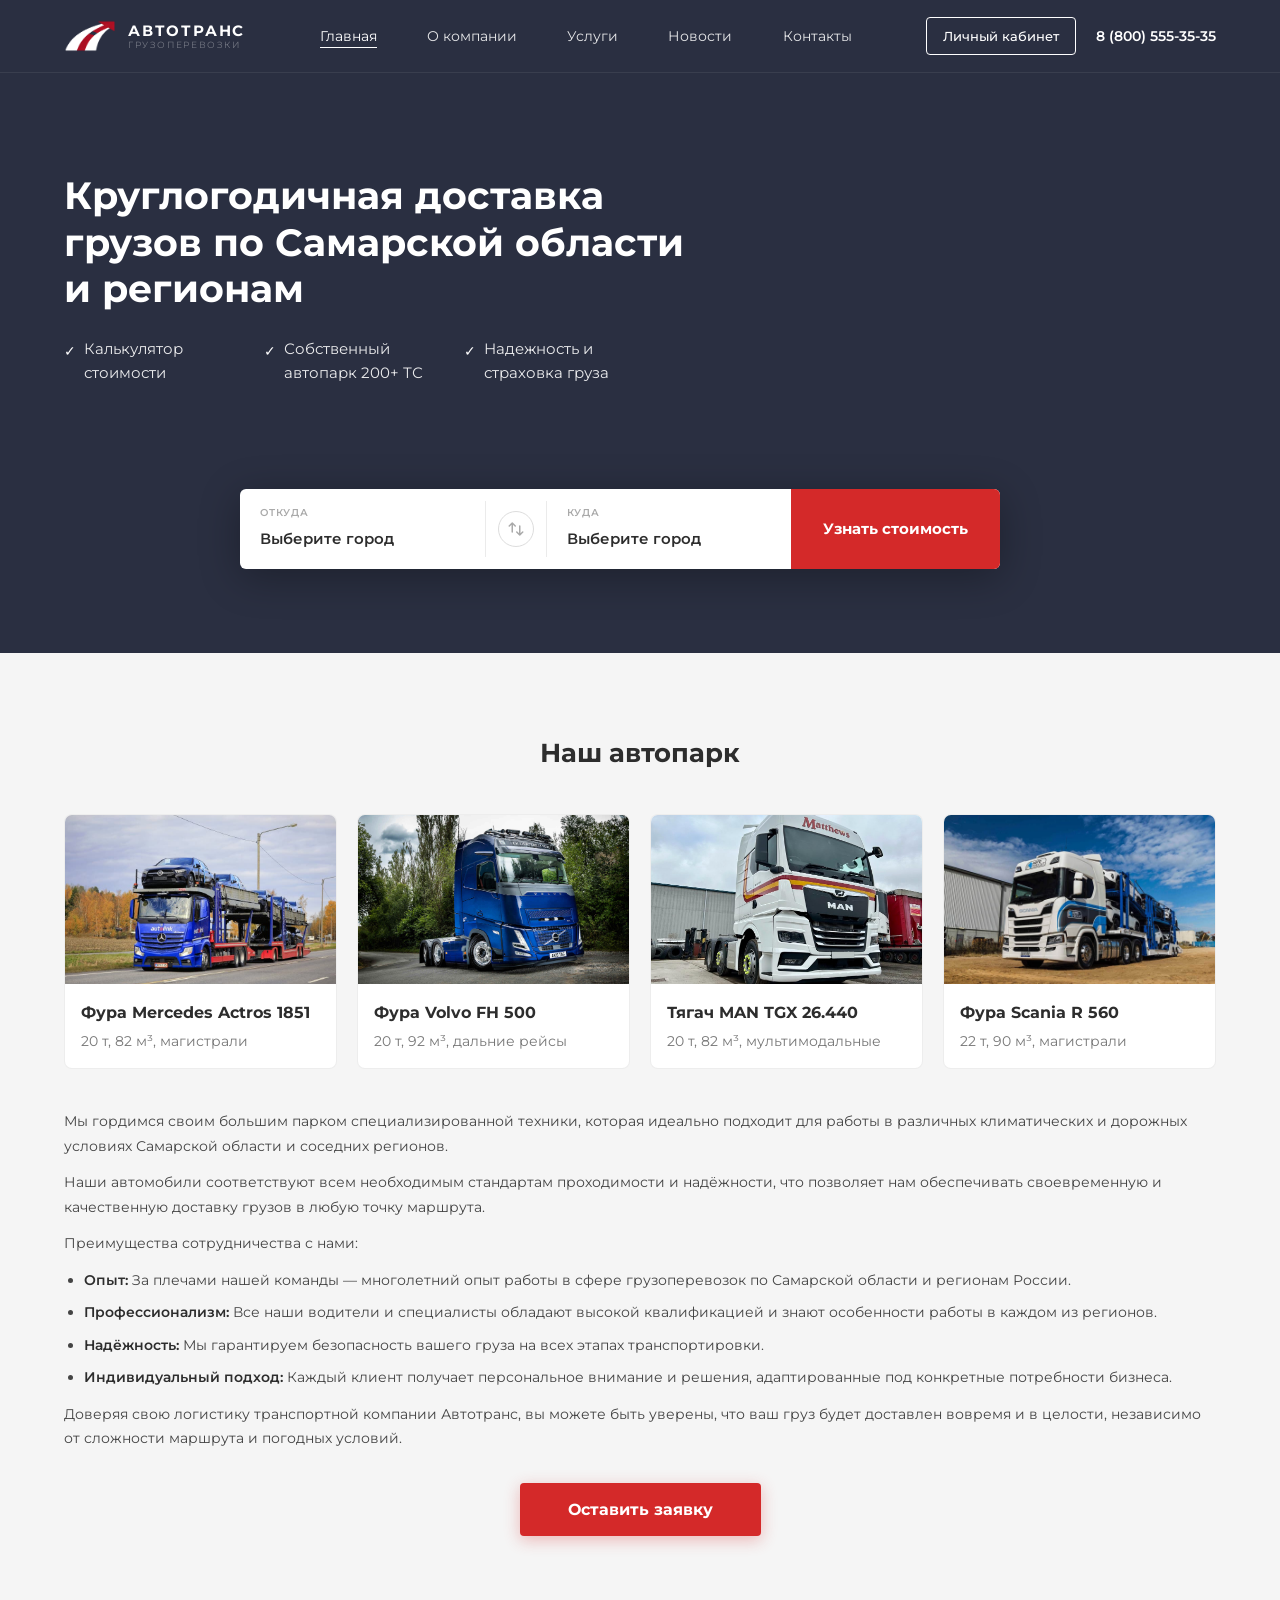
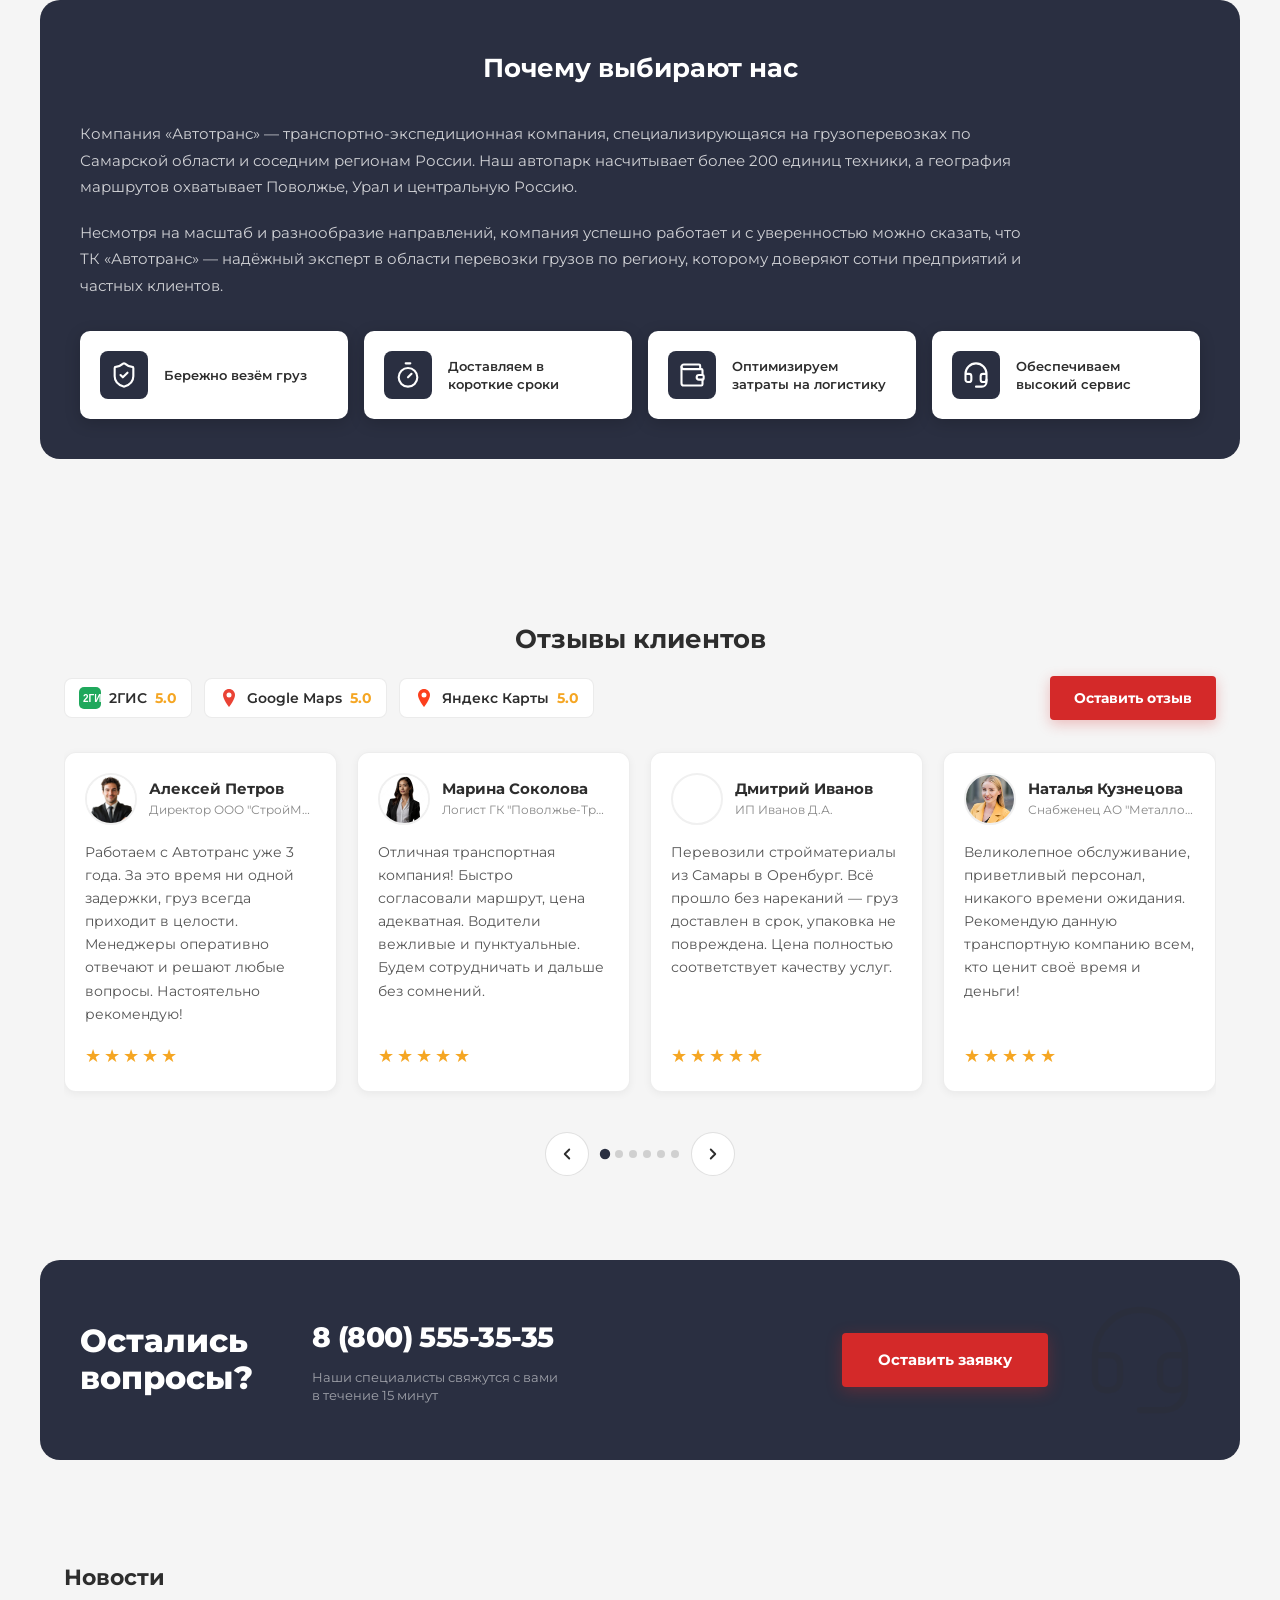
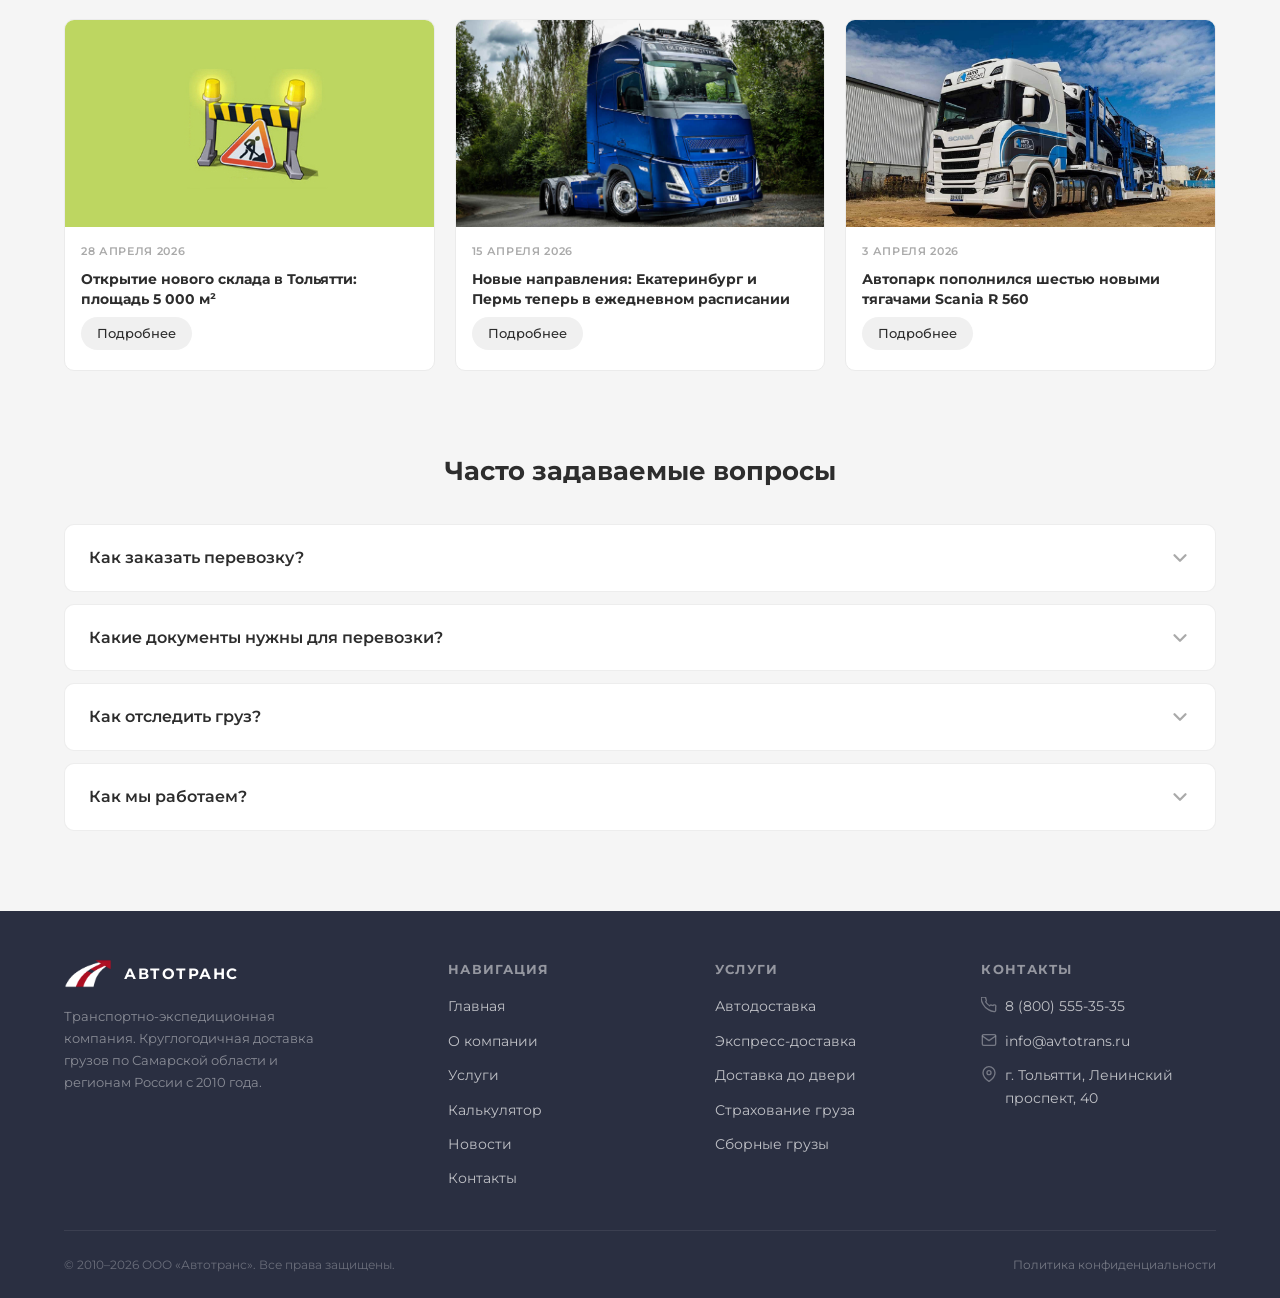
<file: index.html>
<!DOCTYPE html>
<html lang="ru">
<head>
  <meta charset="UTF-8">
  <meta name="viewport" content="width=device-width, initial-scale=1.0">
  <meta name="description" content="Автотранс — грузоперевозки по Самарской области и Поволжью: собственный автопарк, онлайн-расчёт стоимости, доставка от одного дня.">
  <title>Автотранс — Доставка грузов по Самарской области</title>
  <link rel="preconnect" href="https://fonts.googleapis.com">
  <link rel="preconnect" href="https://fonts.gstatic.com" crossorigin>
  <link href="https://fonts.googleapis.com/css2?family=Montserrat:wght@300;400;500;600;700;800&display=swap" rel="stylesheet">
    <link rel="stylesheet" href="style.css?v=20261114-2">
  <link rel="icon" type="image/png" sizes="64x64" href="assets/logo/favicon-64.png">
  <link rel="apple-touch-icon" href="assets/logo/apple-touch-icon.png">
  <meta name="theme-color" content="#2A2F41">
</head>
<body>
  <header class="header" id="header">
    <div class="header__container">
      <a href="index.html" class="header__logo" aria-label="Автотранс — на главную">
        <img src="assets/logo/autotrans-mark-light.png" alt="" class="header__logo-icon" width="52" height="32">
        <div class="header__logo-text">
          <span class="header__logo-name">АВТОТРАНС</span>
          <span class="header__logo-slogan">Грузоперевозки</span>
        </div>
      </a>
      <nav class="header__nav" aria-label="Основная навигация">
        <ul class="header__nav-list">
          <li><a href="index.html" class="header__nav-link header__nav-link--active">Главная</a></li>
          <li><a href="about.html" class="header__nav-link">О компании</a></li>
          <li><a href="services.html" class="header__nav-link">Услуги</a></li>
          <li><a href="news.html" class="header__nav-link">Новости</a></li>
          <li><a href="contacts.html" class="header__nav-link">Контакты</a></li>
        </ul>
      </nav>
      <div class="header__actions">
        <a href="login-register.html" class="header__btn-cabinet">Личный кабинет</a>
        <a href="tel:88005553535" class="header__phone">8 (800) 555-35-35</a>
      </div>
      <button class="header__burger" id="headerBurger" aria-label="Открыть меню" aria-expanded="false">
        <span></span><span></span><span></span>
      </button>
    </div>

    <div class="header__mobile-menu" id="mobileMenu" role="dialog" aria-label="Мобильное меню">
      <nav aria-label="Мобильная навигация">
        <ul class="header__nav-list">
          <li><a href="index.html" class="header__nav-link header__nav-link--active">Главная</a></li>
          <li><a href="about.html" class="header__nav-link">О компании</a></li>
          <li><a href="services.html" class="header__nav-link">Услуги</a></li>
          <li><a href="news.html" class="header__nav-link">Новости</a></li>
          <li><a href="contacts.html" class="header__nav-link">Контакты</a></li>
        </ul>
      </nav>
      <div class="header__mobile-bottom">
        <a href="login-register.html" class="header__btn-cabinet">Личный кабинет</a>
        <a href="tel:88005553535" class="header__phone">8 (800) 555-35-35</a>
      </div>
    </div>
  </header>

  
  <section class="hero" aria-label="Главный экран">
    <div class="hero__overlay" aria-hidden="true"></div>

    <div class="hero__container">
      <div class="hero__content">

        
        <h1 class="hero__title">
          Круглогодичная доставка грузов по Самарской области и регионам
        </h1>

        
        <ul class="hero__features">
          <li class="hero__feature">
            <span class="hero__feature-check" aria-hidden="true">✓</span>
            <span>Калькулятор стоимости</span>
          </li>
          <li class="hero__feature">
            <span class="hero__feature-check" aria-hidden="true">✓</span>
            <span>Собственный автопарк 200+ ТС</span>
          </li>
          <li class="hero__feature">
            <span class="hero__feature-check" aria-hidden="true">✓</span>
            <span>Надежность и страховка груза</span>
          </li>
        </ul>

      </div>

      
      <div class="hero__calc-wrap">
        <form class="hero__calc" id="calcForm" novalidate>

          
          <div class="hero__calc-field">
            <label class="hero__calc-label" for="cityFrom">Откуда</label>
            <select class="hero__calc-select" id="cityFrom" name="from" aria-label="Город отправления">
              <option value="" disabled selected>Выберите город</option>
              <optgroup label="— Самарская область —">
                <option value="Самара">Самара</option>
                <option value="Тольятти">Тольятти</option>
                <option value="Сызрань">Сызрань</option>
                <option value="Новокуйбышевск">Новокуйбышевск</option>
                <option value="Чапаевск">Чапаевск</option>
                <option value="Жигулёвск">Жигулёвск</option>
                <option value="Отрадный">Отрадный</option>
                <option value="Кинель">Кинель</option>
                <option value="Похвистнево">Похвистнево</option>
                <option value="Нефтегорск">Нефтегорск</option>
                <option value="Октябрьск">Октябрьск</option>
                <option value="Кинель-Черкассы">Кинель-Черкассы</option>
                <option value="Безенчук">Безенчук</option>
                <option value="Богатое">Богатое</option>
                <option value="Борское">Борское</option>
                <option value="Большая Глушица">Большая Глушица</option>
                <option value="Исаклы">Исаклы</option>
              </optgroup>
              <optgroup label="— Ульяновская область —">
                <option value="Ульяновск">Ульяновск</option>
                <option value="Димитровград">Димитровград</option>
                <option value="Инза">Инза</option>
                <option value="Барыш">Барыш</option>
                <option value="Сенгилей">Сенгилей</option>
              </optgroup>
              <optgroup label="— Саратовская область —">
                <option value="Саратов">Саратов</option>
                <option value="Энгельс">Энгельс</option>
                <option value="Балаково">Балаково</option>
                <option value="Вольск">Вольск</option>
                <option value="Пугачёв">Пугачёв</option>
                <option value="Маркс">Маркс</option>
              </optgroup>
              <optgroup label="— Оренбургская область —">
                <option value="Оренбург">Оренбург</option>
                <option value="Орск">Орск</option>
                <option value="Новотроицк">Новотроицк</option>
                <option value="Бузулук">Бузулук</option>
                <option value="Бугуруслан">Бугуруслан</option>
              </optgroup>
              <optgroup label="— Республика Татарстан —">
                <option value="Казань">Казань</option>
                <option value="Набережные Челны">Набережные Челны</option>
                <option value="Альметьевск">Альметьевск</option>
                <option value="Нижнекамск">Нижнекамск</option>
                <option value="Чистополь">Чистополь</option>
                <option value="Бугульма">Бугульма</option>
                <option value="Елабуга">Елабуга</option>
                <option value="Лениногорск">Лениногорск</option>
              </optgroup>
              <optgroup label="— Республика Башкортостан —">
                <option value="Уфа">Уфа</option>
                <option value="Стерлитамак">Стерлитамак</option>
                <option value="Салават">Салават</option>
                <option value="Нефтекамск">Нефтекамск</option>
                <option value="Октябрьский">Октябрьский</option>
                <option value="Белебей">Белебей</option>
              </optgroup>
              <optgroup label="— Пензенская область —">
                <option value="Пенза">Пенза</option>
                <option value="Кузнецк">Кузнецк</option>
                <option value="Заречный">Заречный</option>
                <option value="Нижний Ломов">Нижний Ломов</option>
              </optgroup>
              <optgroup label="— Республика Мордовия —">
                <option value="Саранск">Саранск</option>
                <option value="Рузаевка">Рузаевка</option>
                <option value="Ковылкино">Ковылкино</option>
              </optgroup>
            </select>
          </div>

          <div class="hero__calc-sep" aria-hidden="true"></div>

          
          <div class="hero__calc-swap-wrap">
            <button type="button" class="hero__calc-swap" id="swapCities" aria-label="Поменять города местами">
              <svg width="18" height="18" viewBox="0 0 24 24" fill="none" stroke="currentColor" stroke-width="2" stroke-linecap="round" stroke-linejoin="round" aria-hidden="true">
                <path d="M7 16V4m0 0L3 8m4-4l4 4"/>
                <path d="M17 8v12m0 0l4-4m-4 4l-4-4"/>
              </svg>
            </button>
          </div>

          <div class="hero__calc-sep" aria-hidden="true"></div>

          
          <div class="hero__calc-field">
            <label class="hero__calc-label" for="cityTo">Куда</label>
            <select class="hero__calc-select" id="cityTo" name="to" aria-label="Город назначения">
              <option value="" disabled selected>Выберите город</option>
              <optgroup label="— Самарская область —">
                <option value="Самара">Самара</option>
                <option value="Тольятти">Тольятти</option>
                <option value="Сызрань">Сызрань</option>
                <option value="Новокуйбышевск">Новокуйбышевск</option>
                <option value="Чапаевск">Чапаевск</option>
                <option value="Жигулёвск">Жигулёвск</option>
                <option value="Отрадный">Отрадный</option>
                <option value="Кинель">Кинель</option>
                <option value="Похвистнево">Похвистнево</option>
                <option value="Нефтегорск">Нефтегорск</option>
                <option value="Октябрьск">Октябрьск</option>
                <option value="Кинель-Черкассы">Кинель-Черкассы</option>
                <option value="Безенчук">Безенчук</option>
                <option value="Богатое">Богатое</option>
                <option value="Борское">Борское</option>
                <option value="Большая Глушица">Большая Глушица</option>
                <option value="Исаклы">Исаклы</option>
              </optgroup>
              <optgroup label="— Ульяновская область —">
                <option value="Ульяновск">Ульяновск</option>
                <option value="Димитровград">Димитровград</option>
                <option value="Инза">Инза</option>
                <option value="Барыш">Барыш</option>
                <option value="Сенгилей">Сенгилей</option>
              </optgroup>
              <optgroup label="— Саратовская область —">
                <option value="Саратов">Саратов</option>
                <option value="Энгельс">Энгельс</option>
                <option value="Балаково">Балаково</option>
                <option value="Вольск">Вольск</option>
                <option value="Пугачёв">Пугачёв</option>
                <option value="Маркс">Маркс</option>
              </optgroup>
              <optgroup label="— Оренбургская область —">
                <option value="Оренбург">Оренбург</option>
                <option value="Орск">Орск</option>
                <option value="Новотроицк">Новотроицк</option>
                <option value="Бузулук">Бузулук</option>
                <option value="Бугуруслан">Бугуруслан</option>
              </optgroup>
              <optgroup label="— Республика Татарстан —">
                <option value="Казань">Казань</option>
                <option value="Набережные Челны">Набережные Челны</option>
                <option value="Альметьевск">Альметьевск</option>
                <option value="Нижнекамск">Нижнекамск</option>
                <option value="Чистополь">Чистополь</option>
                <option value="Бугульма">Бугульма</option>
                <option value="Елабуга">Елабуга</option>
                <option value="Лениногорск">Лениногорск</option>
              </optgroup>
              <optgroup label="— Республика Башкортостан —">
                <option value="Уфа">Уфа</option>
                <option value="Стерлитамак">Стерлитамак</option>
                <option value="Салават">Салават</option>
                <option value="Нефтекамск">Нефтекамск</option>
                <option value="Октябрьский">Октябрьский</option>
                <option value="Белебей">Белебей</option>
              </optgroup>
              <optgroup label="— Пензенская область —">
                <option value="Пенза">Пенза</option>
                <option value="Кузнецк">Кузнецк</option>
                <option value="Заречный">Заречный</option>
                <option value="Нижний Ломов">Нижний Ломов</option>
              </optgroup>
              <optgroup label="— Республика Мордовия —">
                <option value="Саранск">Саранск</option>
                <option value="Рузаевка">Рузаевка</option>
                <option value="Ковылкино">Ковылкино</option>
              </optgroup>
            </select>
          </div>

          
          <button type="submit" class="hero__calc-btn">Узнать стоимость</button>

        </form>
      </div>
    </div>
  </section>

<!-- Icons: Lucide (https://lucide.dev), ISC License -->
<main>
  
  <section class="fleet" aria-labelledby="fleetTitle">
    <div class="fleet__container">
      <h2 class="fleet__title reveal" id="fleetTitle">Наш автопарк</h2>

      <div class="fleet__grid">

        
        <article class="fleet__card reveal reveal-d1">
          <div class="fleet__card-img-wrap">
            <img
              src="assets/photos/fleet-mercedes.jpg"
              alt="Фура Mercedes Actros 1851"
              class="fleet__card-img"
              width="400" height="250"
              loading="lazy"
              decoding="async"
            >
          </div>
          <div class="fleet__card-body">
            <h3 class="fleet__card-title">Фура Mercedes Actros 1851</h3>
            <p class="fleet__card-specs">20&nbsp;т, 82&nbsp;м³, магистрали</p>
          </div>
        </article>

        
        <article class="fleet__card reveal reveal-d2">
          <div class="fleet__card-img-wrap">
            <img
              src="assets/photos/fleet-volvo.jpg"
              alt="Фура Volvo FH 500"
              class="fleet__card-img"
              width="400" height="250"
              loading="lazy"
              decoding="async"
            >
          </div>
          <div class="fleet__card-body">
            <h3 class="fleet__card-title">Фура Volvo FH 500</h3>
            <p class="fleet__card-specs">20&nbsp;т, 92&nbsp;м³, дальние рейсы</p>
          </div>
        </article>

        
        <article class="fleet__card reveal reveal-d3">
          <div class="fleet__card-img-wrap">
            <img
              src="assets/photos/fleet-man.jpg"
              alt="Тягач MAN TGX 26.440"
              class="fleet__card-img"
              width="400" height="250"
              loading="lazy"
              decoding="async"
            >
          </div>
          <div class="fleet__card-body">
            <h3 class="fleet__card-title">Тягач MAN TGX 26.440</h3>
            <p class="fleet__card-specs">20&nbsp;т, 82&nbsp;м³, мультимодальные</p>
          </div>
        </article>

        
        <article class="fleet__card reveal reveal-d4">
          <div class="fleet__card-img-wrap">
            <img
              src="assets/photos/fleet-scania.jpg"
              alt="Фура Scania R 560"
              class="fleet__card-img"
              width="400" height="250"
              loading="lazy"
              decoding="async"
            >
          </div>
          <div class="fleet__card-body">
            <h3 class="fleet__card-title">Фура Scania R&nbsp;560</h3>
            <p class="fleet__card-specs">22&nbsp;т, 90&nbsp;м³, магистрали</p>
          </div>
        </article>

      </div>

      
      <div class="fleet__desc reveal">
        <p>Мы гордимся своим большим парком специализированной техники, которая идеально подходит для работы в различных климатических и дорожных условиях Самарской области и соседних регионов.</p>
        <p>Наши автомобили соответствуют всем необходимым стандартам проходимости и надёжности, что позволяет нам обеспечивать своевременную и качественную доставку грузов в любую точку маршрута.</p>
        <p>Преимущества сотрудничества с нами:</p>
        <ul>
          <li><strong>Опыт:</strong> За плечами нашей команды — многолетний опыт работы в сфере грузоперевозок по Самарской области и регионам России.</li>
          <li><strong>Профессионализм:</strong> Все наши водители и специалисты обладают высокой квалификацией и знают особенности работы в каждом из регионов.</li>
          <li><strong>Надёжность:</strong> Мы гарантируем безопасность вашего груза на всех этапах транспортировки.</li>
          <li><strong>Индивидуальный подход:</strong> Каждый клиент получает персональное внимание и решения, адаптированные под конкретные потребности бизнеса.</li>
        </ul>
        <p>Доверяя свою логистику транспортной компании Автотранс, вы можете быть уверены, что ваш груз будет доставлен вовремя и в целости, независимо от сложности маршрута и погодных условий.</p>
      </div>

      
      <div class="fleet__cta reveal">
        <button class="fleet__btn" id="openModal" type="button">Оставить заявку</button>
      </div>

    </div>
  </section>

  
  <section class="why" aria-labelledby="whyTitle">
    <div class="why__inner">
      <h2 class="why__title reveal" id="whyTitle">Почему выбирают нас</h2>

      <p class="why__text reveal reveal-d1">
        Компания «Автотранс» — транспортно-экспедиционная компания, специализирующаяся на грузоперевозках по Самарской области и соседним регионам России. Наш автопарк насчитывает более 200 единиц техники, а география маршрутов охватывает Поволжье, Урал и центральную Россию.
      </p>
      <p class="why__text reveal reveal-d2">
        Несмотря на масштаб и разнообразие направлений, компания успешно работает и с уверенностью можно сказать, что ТК «Автотранс» — надёжный эксперт в области перевозки грузов по региону, которому доверяют сотни предприятий и частных клиентов.
      </p>

      <div class="why__cards">

        <div class="why__card reveal reveal-d1">
          <svg class="why__card-icon" viewBox="0 0 24 24" fill="none" stroke="currentColor" stroke-width="1.8" stroke-linecap="round" stroke-linejoin="round" aria-hidden="true"><path d="M20 13c0 5-3.5 7.5-7.66 8.95a1 1 0 0 1-.67-.01C7.5 20.5 4 18 4 13V6a1 1 0 0 1 1-1c2 0 4.5-1.2 6.24-2.72a1.17 1.17 0 0 1 1.52 0C14.51 3.81 17 5 19 5a1 1 0 0 1 1 1z"/><path d="m9 12 2 2 4-4"/></svg>
          <span class="why__card-text">Бережно везём груз</span>
        </div>

        <div class="why__card reveal reveal-d2">
          <svg class="why__card-icon" viewBox="0 0 24 24" fill="none" stroke="currentColor" stroke-width="1.8" stroke-linecap="round" stroke-linejoin="round" aria-hidden="true"><line x1="10" x2="14" y1="2" y2="2"/><line x1="12" x2="15" y1="14" y2="11"/><circle cx="12" cy="14" r="8"/></svg>
          <span class="why__card-text">Доставляем в короткие сроки</span>
        </div>

        <div class="why__card reveal reveal-d3">
          <svg class="why__card-icon" viewBox="0 0 24 24" fill="none" stroke="currentColor" stroke-width="1.8" stroke-linecap="round" stroke-linejoin="round" aria-hidden="true"><path d="M19 7V4a1 1 0 0 0-1-1H5a2 2 0 0 0 0 4h15a1 1 0 0 1 1 1v4h-3a2 2 0 0 0 0 4h3a1 1 0 0 0 1-1v-2a1 1 0 0 0-1-1"/><path d="M3 5v14a2 2 0 0 0 2 2h15a1 1 0 0 0 1-1v-4"/></svg>
          <span class="why__card-text">Оптимизируем затраты на логистику</span>
        </div>

        <div class="why__card reveal reveal-d4">
          <svg class="why__card-icon" viewBox="0 0 24 24" fill="none" stroke="currentColor" stroke-width="1.8" stroke-linecap="round" stroke-linejoin="round" aria-hidden="true"><path d="M3 11h3a2 2 0 0 1 2 2v3a2 2 0 0 1-2 2H5a2 2 0 0 1-2-2v-5Zm0 0a9 9 0 1 1 18 0m0 0v5a2 2 0 0 1-2 2h-1a2 2 0 0 1-2-2v-3a2 2 0 0 1 2-2h3Z"/><path d="M21 16v2a4 4 0 0 1-4 4h-5"/></svg>
          <span class="why__card-text">Обеспечиваем высокий сервис</span>
        </div>

      </div>
    </div>
  </section>
</main>
  
  <section class="reviews" aria-labelledby="reviewsTitle">
    <div class="reviews__container">

      <h2 class="reviews__title reveal" id="reviewsTitle">Отзывы клиентов</h2>

      <div class="reviews__header reveal">
        
        <div class="reviews__meta">
          <a href="https://2gis.ru/tolyatti/search/Автотранс" target="_blank" rel="noopener noreferrer" class="reviews__badge" aria-label="2ГИС — рейтинг 5.0">
            <svg width="22" height="22" viewBox="0 0 22 22" fill="none" aria-hidden="true">
              <rect width="22" height="22" rx="5" fill="#1FA85C"/>
              <text x="4" y="15" font-size="10" font-weight="800" fill="white" font-family="sans-serif">2ГИС</text>
            </svg>
            <span>2ГИС</span>
            <span class="reviews__badge-score">5.0</span>
          </a>
          <a href="https://www.google.com/maps/search/Автотранс+Тольятти" target="_blank" rel="noopener noreferrer" class="reviews__badge" aria-label="Google Maps — рейтинг 5.0">
            <svg width="20" height="20" viewBox="0 0 20 20" fill="none" aria-hidden="true">
              <path d="M10 1C6.68 1 4 3.68 4 7c0 4.5 6 12 6 12s6-7.5 6-12c0-3.32-2.68-6-6-6z" fill="#EA4335"/>
              <circle cx="10" cy="7" r="2.5" fill="white"/>
            </svg>
            <span>Google Maps</span>
            <span class="reviews__badge-score">5.0</span>
          </a>
          <a href="https://yandex.ru/maps/?text=Автотранс%20Тольятти" target="_blank" rel="noopener noreferrer" class="reviews__badge" aria-label="Яндекс Карты — рейтинг 5.0">
            <svg width="20" height="20" viewBox="0 0 20 20" fill="none" aria-hidden="true">
              <path d="M10 1C6.68 1 4 3.68 4 7c0 4.5 6 12 6 12s6-7.5 6-12c0-3.32-2.68-6-6-6z" fill="#FC3F1D"/>
              <circle cx="10" cy="7" r="2.5" fill="white"/>
            </svg>
            <span>Яндекс Карты</span>
            <span class="reviews__badge-score">5.0</span>
          </a>
        </div>

        
        <div class="reviews__leave-wrap">
          <button class="reviews__leave-btn" id="leaveReviewBtn" type="button">Оставить отзыв</button>
          <div class="reviews__dropdown" id="leaveReviewDropdown" role="menu">
            <a href="https://yandex.ru/maps/?text=Автотранс%20Тольятти" target="_blank" rel="noopener noreferrer" role="menuitem">
              <svg width="18" height="18" viewBox="0 0 20 20" fill="none"><path d="M10 1C6.68 1 4 3.68 4 7c0 4.5 6 12 6 12s6-7.5 6-12c0-3.32-2.68-6-6-6z" fill="#EA4335"/><circle cx="10" cy="7" r="2.5" fill="white"/></svg>
              Яндекс Карты
            </a>
            <a href="https://2gis.ru/tolyatti/search/Автотранс" target="_blank" rel="noopener noreferrer" role="menuitem">
              <svg width="18" height="18" viewBox="0 0 22 22" fill="none"><rect width="22" height="22" rx="5" fill="#1FA85C"/><text x="4" y="15" font-size="10" font-weight="800" fill="white" font-family="sans-serif">2ГИС</text></svg>
              2ГИС
            </a>
          </div>
        </div>
      </div>

      
      <div class="reviews__slider reveal" id="reviewsSlider">
        <div class="reviews__track" id="reviewsTrack">
          
        <article class="review-card">
          <div class="review-card__head">
            <img src="assets/photos/avatar-alexey.jpg" alt="Алексей Петров" class="review-card__avatar" width="52" height="52" loading="lazy" decoding="async">
            <div class="review-card__info">
              <div class="review-card__name">Алексей Петров</div>
              <div class="review-card__role">Директор ООО "СтройМаш"</div>
            </div>
          </div>
          <p class="review-card__text">Работаем с Автотранс уже 3 года. За это время ни одной задержки, груз всегда приходит в целости. Менеджеры оперативно отвечают и решают любые вопросы. Настоятельно рекомендую!</p>
          <div class="review-card__stars" aria-label="Оценка 5 из 5"><span class="review-card__star" aria-hidden="true">★</span><span class="review-card__star" aria-hidden="true">★</span><span class="review-card__star" aria-hidden="true">★</span><span class="review-card__star" aria-hidden="true">★</span><span class="review-card__star" aria-hidden="true">★</span></div>
        </article>
        <article class="review-card">
          <div class="review-card__head">
            <img src="assets/photos/avatar-marina.jpg" alt="Марина Соколова" class="review-card__avatar" width="52" height="52" loading="lazy" decoding="async">
            <div class="review-card__info">
              <div class="review-card__name">Марина Соколова</div>
              <div class="review-card__role">Логист ГК "Поволжье-Трейд"</div>
            </div>
          </div>
          <p class="review-card__text">Отличная транспортная компания! Быстро согласовали маршрут, цена адекватная. Водители вежливые и пунктуальные. Будем сотрудничать и дальше без сомнений.</p>
          <div class="review-card__stars" aria-label="Оценка 5 из 5"><span class="review-card__star" aria-hidden="true">★</span><span class="review-card__star" aria-hidden="true">★</span><span class="review-card__star" aria-hidden="true">★</span><span class="review-card__star" aria-hidden="true">★</span><span class="review-card__star" aria-hidden="true">★</span></div>
        </article>
        <article class="review-card">
          <div class="review-card__head">
            <img src="assets/photos/avatar-dmitry.jpg" alt="Дмитрий Иванов" class="review-card__avatar" width="52" height="52" loading="lazy" decoding="async">
            <div class="review-card__info">
              <div class="review-card__name">Дмитрий Иванов</div>
              <div class="review-card__role">ИП Иванов Д.А.</div>
            </div>
          </div>
          <p class="review-card__text">Перевозили стройматериалы из Самары в Оренбург. Всё прошло без нареканий — груз доставлен в срок, упаковка не повреждена. Цена полностью соответствует качеству услуг.</p>
          <div class="review-card__stars" aria-label="Оценка 5 из 5"><span class="review-card__star" aria-hidden="true">★</span><span class="review-card__star" aria-hidden="true">★</span><span class="review-card__star" aria-hidden="true">★</span><span class="review-card__star" aria-hidden="true">★</span><span class="review-card__star" aria-hidden="true">★</span></div>
        </article>
        <article class="review-card">
          <div class="review-card__head">
            <img src="assets/photos/avatar-natalya.jpg" alt="Наталья Кузнецова" class="review-card__avatar" width="52" height="52" loading="lazy" decoding="async">
            <div class="review-card__info">
              <div class="review-card__name">Наталья Кузнецова</div>
              <div class="review-card__role">Снабженец АО "Металлострой"</div>
            </div>
          </div>
          <p class="review-card__text">Великолепное обслуживание, приветливый персонал, никакого времени ожидания. Рекомендую данную транспортную компанию всем, кто ценит своё время и деньги!</p>
          <div class="review-card__stars" aria-label="Оценка 5 из 5"><span class="review-card__star" aria-hidden="true">★</span><span class="review-card__star" aria-hidden="true">★</span><span class="review-card__star" aria-hidden="true">★</span><span class="review-card__star" aria-hidden="true">★</span><span class="review-card__star" aria-hidden="true">★</span></div>
        </article>
        <article class="review-card">
          <div class="review-card__head">
            <img src="assets/photos/avatar-sergey.jpg" alt="Сергей Морозов" class="review-card__avatar" width="52" height="52" loading="lazy" decoding="async">
            <div class="review-card__info">
              <div class="review-card__name">Сергей Морозов</div>
              <div class="review-card__role">Руководитель ООО "ПромТех"</div>
            </div>
          </div>
          <p class="review-card__text">Сотрудничаем с Автотранс уже полгода. Стабильно, надёжно, без сюрпризов. Особенно ценю, что всегда можно отследить, где находится груз. Отличная работа команды!</p>
          <div class="review-card__stars" aria-label="Оценка 5 из 5"><span class="review-card__star" aria-hidden="true">★</span><span class="review-card__star" aria-hidden="true">★</span><span class="review-card__star" aria-hidden="true">★</span><span class="review-card__star" aria-hidden="true">★</span><span class="review-card__star" aria-hidden="true">★</span></div>
        </article>
        <article class="review-card">
          <div class="review-card__head">
            <img src="assets/photos/avatar-elena.jpg" alt="Елена Захарова" class="review-card__avatar" width="52" height="52" loading="lazy" decoding="async">
            <div class="review-card__info">
              <div class="review-card__name">Елена Захарова</div>
              <div class="review-card__role">Менеджер по логистике "АвтоДеталь"</div>
            </div>
          </div>
          <p class="review-card__text">Перевозили партию автозапчастей. Всё закрепили и доставили в идеальном состоянии. Очень профессиональная команда, буду рекомендовать всем коллегам и партнёрам.</p>
          <div class="review-card__stars" aria-label="Оценка 5 из 5"><span class="review-card__star" aria-hidden="true">★</span><span class="review-card__star" aria-hidden="true">★</span><span class="review-card__star" aria-hidden="true">★</span><span class="review-card__star" aria-hidden="true">★</span><span class="review-card__star" aria-hidden="true">★</span></div>
        </article>
        </div>
      </div>

      
      <div class="reviews__nav reveal">
        <button class="reviews__arrow" id="reviewsPrev" aria-label="Предыдущий отзыв">
          <svg width="18" height="18" viewBox="0 0 24 24" fill="none" stroke="currentColor" stroke-width="2.5" stroke-linecap="round" stroke-linejoin="round"><path d="M15 18l-6-6 6-6"/></svg>
        </button>
        <div class="reviews__dots" role="tablist" aria-label="Навигация отзывов">
          <button class="reviews__dot  is-active" data-index="0" aria-label="Перейти к отзыву 1"></button><button class="reviews__dot" data-index="1" aria-label="Перейти к отзыву 2"></button><button class="reviews__dot" data-index="2" aria-label="Перейти к отзыву 3"></button><button class="reviews__dot" data-index="3" aria-label="Перейти к отзыву 4"></button><button class="reviews__dot" data-index="4" aria-label="Перейти к отзыву 5"></button><button class="reviews__dot" data-index="5" aria-label="Перейти к отзыву 6"></button>
        </div>
        <button class="reviews__arrow" id="reviewsNext" aria-label="Следующий отзыв">
          <svg width="18" height="18" viewBox="0 0 24 24" fill="none" stroke="currentColor" stroke-width="2.5" stroke-linecap="round" stroke-linejoin="round"><path d="M9 18l6-6-6-6"/></svg>
        </button>
      </div>

    </div>
  </section>

  
  <section class="cta-contact" aria-labelledby="ctaTitle">
    <div class="cta-contact__inner reveal">

      <h2 class="cta-contact__heading" id="ctaTitle">Остались<br>вопросы?</h2>

      <div class="cta-contact__phone-block">
        <a href="tel:88005553535" class="cta-contact__phone">8 (800) 555-35-35</a>
        <p class="cta-contact__sub">Наши специалисты свяжутся с вами<br>в течение 15 минут</p>
      </div>

      <button class="cta-contact__btn" id="openModalCta" type="button">Оставить заявку</button>

      
      <svg class="cta-contact__icon" width="120" height="120" viewBox="0 0 24 24" fill="none" stroke="currentColor" stroke-width="1.25" stroke-linecap="round" stroke-linejoin="round" aria-hidden="true">
        <path d="M3 11h3a2 2 0 0 1 2 2v3a2 2 0 0 1-2 2H5a2 2 0 0 1-2-2v-5Zm0 0a9 9 0 1 1 18 0m0 0v5a2 2 0 0 1-2 2h-1a2 2 0 0 1-2-2v-3a2 2 0 0 1 2-2h3Z"/>
        <path d="M21 16v2a4 4 0 0 1-4 4h-5"/>
      </svg>

    </div>
  </section>

  
  <section class="news" aria-labelledby="newsTitle">
    <div class="news__container">
      <h2 class="news__title reveal" id="newsTitle">Новости</h2>
      <div class="news__grid">
        
        <a href="news-detail.html" class="news-card reveal">
          <div class="news-card__img-wrap">
            <img src="assets/photos/warehouse.jpg" alt="Новый склад Автотранс в Тольятти" class="news-card__img" width="400" height="225" loading="lazy" decoding="async">
          </div>
          <div class="news-card__body">
            <span class="news-card__date">28 апреля 2026</span>
            <h3 class="news-card__heading">Открытие нового склада в Тольятти: площадь 5 000 м²</h3>
            <span class="news-card__more">Подробнее</span>
          </div>
        </a>
        <a href="news.html" class="news-card reveal">
          <div class="news-card__img-wrap">
            <img src="assets/photos/fleet-volvo.jpg" alt="Новые направления Автотранс" class="news-card__img" width="400" height="225" loading="lazy" decoding="async">
          </div>
          <div class="news-card__body">
            <span class="news-card__date">15 апреля 2026</span>
            <h3 class="news-card__heading">Новые направления: Екатеринбург и Пермь теперь в ежедневном расписании</h3>
            <span class="news-card__more">Подробнее</span>
          </div>
        </a>
        <a href="news.html" class="news-card reveal">
          <div class="news-card__img-wrap">
            <img src="assets/photos/fleet-scania.jpg" alt="Новые тягачи Scania R 560" class="news-card__img" width="400" height="225" loading="lazy" decoding="async">
          </div>
          <div class="news-card__body">
            <span class="news-card__date">3 апреля 2026</span>
            <h3 class="news-card__heading">Автопарк пополнился шестью новыми тягачами Scania R 560</h3>
            <span class="news-card__more">Подробнее</span>
          </div>
        </a>
      </div>
    </div>
  </section>

  
  <section class="faq" aria-labelledby="faqTitle">
    <div class="faq__container">
      <h2 class="faq__title reveal" id="faqTitle">Часто задаваемые вопросы</h2>
      <div class="faq__list">
        
        <div class="faq__item reveal reveal-d1">
          <button class="faq__question" aria-expanded="false">
            <span>Как заказать перевозку?</span>
            <svg class="faq__chevron" viewBox="0 0 24 24" fill="none" stroke="currentColor" stroke-width="2.5" stroke-linecap="round" stroke-linejoin="round" aria-hidden="true"><path d="M6 9l6 6 6-6"/></svg>
          </button>
          <div class="faq__answer-wrap">
            <div class="faq__answer"><p>Оформить заявку на перевозку груза можно несколькими способами:</p>
<ol>
  <li><strong>Через калькулятор на сайте</strong> — выберите город отправления и назначения, нажмите «Узнать стоимость» и заполните форму на странице расчёта.</li>
  <li><strong>Через форму обратной связи</strong> — нажмите кнопку «Оставить заявку» на любой странице сайта, укажите контактные данные и параметры груза.</li>
  <li><strong>По телефону</strong> — позвоните по номеру 8 (800) 555-35-35 (звонок бесплатный), наш менеджер поможет оформить заявку и рассчитает стоимость.</li>
</ol>
<p>После оформления заявки менеджер свяжется с вами в течение 15 минут и подтвердит детали доставки.</p></div>
          </div>
        </div>
        <div class="faq__item reveal reveal-d2">
          <button class="faq__question" aria-expanded="false">
            <span>Какие документы нужны для перевозки?</span>
            <svg class="faq__chevron" viewBox="0 0 24 24" fill="none" stroke="currentColor" stroke-width="2.5" stroke-linecap="round" stroke-linejoin="round" aria-hidden="true"><path d="M6 9l6 6 6-6"/></svg>
          </button>
          <div class="faq__answer-wrap">
            <div class="faq__answer"><p>Для организации перевозки потребуются следующие документы:</p>
<ul>
  <li><strong>Товарно-транспортная накладная (ТТН)</strong> — оформляется совместно с менеджером Автотранс.</li>
  <li><strong>Договор на перевозку</strong> — заключается при первом обращении или разовой отправке.</li>
  <li><strong>Документы на груз</strong> — счёт-фактура, накладная или иные товарные документы от грузоотправителя.</li>
  <li><strong>Паспорт/доверенность</strong> — при сдаче или получении груза физическим лицом.</li>
</ul>
<p>При перевозке специфических грузов (опасные, крупногабаритные, скоропортящиеся) может потребоваться дополнительная разрешительная документация — уточните у менеджера.</p></div>
          </div>
        </div>
        <div class="faq__item reveal reveal-d3">
          <button class="faq__question" aria-expanded="false">
            <span>Как отследить груз?</span>
            <svg class="faq__chevron" viewBox="0 0 24 24" fill="none" stroke="currentColor" stroke-width="2.5" stroke-linecap="round" stroke-linejoin="round" aria-hidden="true"><path d="M6 9l6 6 6-6"/></svg>
          </button>
          <div class="faq__answer-wrap">
            <div class="faq__answer"><p>Автотранс предоставляет несколько способов отслеживания грузов:</p>
<ul>
  <li><strong>Личный кабинет на сайте</strong> — после регистрации вы видите актуальный статус всех своих отправлений в режиме реального времени.</li>
  <li><strong>SMS и email-уведомления</strong> — автоматически отправляются при изменении статуса: принят, в пути, прибыл, выдан.</li>
  <li><strong>Звонок менеджеру</strong> — позвоните по номеру 8 (800) 555-35-35, укажите номер накладной, и мы сообщим текущее местонахождение груза.</li>
</ul>
<p>Среднее время доставки по Самарской области — 1 рабочий день, по соседним регионам — от 1 до 3 рабочих дней в зависимости от направления.</p></div>
          </div>
        </div>
        <div class="faq__item reveal reveal-d4">
          <button class="faq__question" aria-expanded="false">
            <span>Как мы работаем?</span>
            <svg class="faq__chevron" viewBox="0 0 24 24" fill="none" stroke="currentColor" stroke-width="2.5" stroke-linecap="round" stroke-linejoin="round" aria-hidden="true"><path d="M6 9l6 6 6-6"/></svg>
          </button>
          <div class="faq__answer-wrap">
            <div class="faq__answer"><p>Процесс работы с Автотранс состоит из нескольких простых этапов:</p>
<ol>
  <li><strong>Заявка</strong> — вы оставляете заявку через сайт или по телефону, указываете параметры груза и маршрут.</li>
  <li><strong>Расчёт и согласование</strong> — менеджер рассчитывает стоимость и согласовывает удобное время забора груза.</li>
  <li><strong>Забор груза</strong> — наш водитель приезжает на склад отправителя, груз проверяется и принимается по накладной.</li>
  <li><strong>Транспортировка</strong> — груз перевозится по оптимальному маршруту с соблюдением всех норм и температурных режимов (при необходимости).</li>
  <li><strong>Доставка и выдача</strong> — груз доставляется получателю, подписываются документы о приёмке. Вы получаете уведомление о доставке.</li>
</ol>
<p>Все грузы застрахованы на весь период транспортировки. При возникновении нештатных ситуаций менеджер немедленно информирует клиента.</p></div>
          </div>
        </div>
      </div>
    </div>
  </section>

  
  <footer class="footer" aria-label="Подвал сайта">
  <div class="footer__container">
    <div class="footer__top">
      <div class="footer__brand">
        <a href="index.html" class="footer__logo" aria-label="Автотранс — на главную">
          <img src="assets/logo/autotrans-mark-light.png" alt="" class="footer__logo-icon" width="48" height="30">
          <span class="footer__logo-name">АВТОТРАНС</span>
        </a>
        <p class="footer__desc">Транспортно-экспедиционная компания. Круглогодичная доставка грузов по Самарской области и регионам России с 2010 года.</p>
      </div>
      <div>
        <p class="footer__col-title">Навигация</p>
        <nav class="footer__links" aria-label="Навигация в подвале">
          <a href="index.html" class="footer__link">Главная</a>
          <a href="about.html" class="footer__link">О компании</a>
          <a href="services.html" class="footer__link">Услуги</a>
          <a href="calculator.html" class="footer__link">Калькулятор</a>
          <a href="news.html" class="footer__link">Новости</a>
          <a href="contacts.html" class="footer__link">Контакты</a>
        </nav>
      </div>
      <div>
        <p class="footer__col-title">Услуги</p>
        <nav class="footer__links" aria-label="Услуги в подвале">
          <a href="service-detail.html?s=avtodostavka" class="footer__link">Автодоставка</a>
          <a href="service-detail.html?s=express" class="footer__link">Экспресс-доставка</a>
          <a href="service-detail.html?s=door" class="footer__link">Доставка до двери</a>
          <a href="service-detail.html?s=insurance" class="footer__link">Страхование груза</a>
          <a href="service-detail.html?s=sborniy" class="footer__link">Сборные грузы</a>
        </nav>
      </div>
      <div>
        <p class="footer__col-title">Контакты</p>
        <a href="tel:88005553535" class="footer__contact-item">
          <svg class="footer__contact-icon" width="16" height="16" viewBox="0 0 24 24" fill="none" stroke="currentColor" stroke-width="2" stroke-linecap="round" stroke-linejoin="round" aria-hidden="true"><path d="M22 16.92v3a2 2 0 01-2.18 2 19.79 19.79 0 01-8.63-3.07A19.5 19.5 0 013.07 10.8 19.79 19.79 0 01.22 2.18 2 2 0 012.18 0h3a2 2 0 012 1.72c.127.96.361 1.903.7 2.81a2 2 0 01-.45 2.11L6.91 7.09a16 16 0 006 6l.56-.56a2 2 0 012.11-.45c.907.339 1.85.573 2.81.7A2 2 0 0122 14.92z"/></svg>
          8 (800) 555-35-35
        </a>
        <a href="mailto:info@avtotrans.ru" class="footer__contact-item">
          <svg class="footer__contact-icon" width="16" height="16" viewBox="0 0 24 24" fill="none" stroke="currentColor" stroke-width="2" stroke-linecap="round" stroke-linejoin="round" aria-hidden="true"><path d="M4 4h16c1.1 0 2 .9 2 2v12c0 1.1-.9 2-2 2H4c-1.1 0-2-.9-2-2V6c0-1.1.9-2 2-2z"/><polyline points="22,6 12,13 2,6"/></svg>
          info@avtotrans.ru
        </a>
        <span class="footer__contact-item">
          <svg class="footer__contact-icon" width="16" height="16" viewBox="0 0 24 24" fill="none" stroke="currentColor" stroke-width="2" stroke-linecap="round" stroke-linejoin="round" aria-hidden="true"><path d="M21 10c0 7-9 13-9 13s-9-6-9-13a9 9 0 0118 0z"/><circle cx="12" cy="10" r="3"/></svg>
          г. Тольятти, Ленинский проспект, 40
        </span>
      </div>
    </div>
    <div class="footer__bottom">
      <span class="footer__copy">© 2010–2026 ООО «Автотранс». Все права защищены.</span>
      <a href="privacy.html" class="footer__policy">Политика конфиденциальности</a>
    </div>
  </div>
</footer>

  
  <div class="modal-overlay" id="requestModal" role="dialog" aria-modal="true" aria-labelledby="modalTitle">
    <div class="modal" id="modalBox">
      <button class="modal__close" id="closeModal" aria-label="Закрыть окно">
        <svg width="16" height="16" viewBox="0 0 16 16" fill="none" aria-hidden="true">
          <path d="M2 2L14 14M14 2L2 14" stroke="currentColor" stroke-width="2" stroke-linecap="round"/>
        </svg>
      </button>

      
      <div id="modalFormWrap">
        <h2 class="modal__title" id="modalTitle">Оставить заявку</h2>
        <form class="modal__form" id="requestForm" novalidate>
          <div class="modal__row">
            <div class="modal__field">
              <label for="req-name">Ваше имя</label>
              <input type="text" id="req-name" name="name" placeholder="Иван Иванов" autocomplete="name">
              
            </div>
            <div class="modal__field">
              <label for="req-phone">Телефон *</label>
              <input type="tel" id="req-phone" name="phone" placeholder="+7 (___) ___-__-__" autocomplete="tel" required>
            </div>
          </div>
          <div class="modal__row">
            <div class="modal__field">
              <label for="req-from">Откуда</label>
              <input type="text" id="req-from" name="from" placeholder="Самара">
            </div>
            <div class="modal__field">
              <label for="req-to">Куда</label>
              <input type="text" id="req-to" name="to" placeholder="Тольятти">
            </div>
          </div>
          <div class="modal__field">
            <label for="req-cargo">Тип груза</label>
            <input type="text" id="req-cargo" name="cargo" placeholder="Например: паллеты, оборудование, стройматериалы">
          </div>
          <div class="modal__field">
            <label for="req-comment">Комментарий</label>
            <textarea id="req-comment" name="comment" rows="3" placeholder="Дополнительные условия, сроки, объём..."></textarea>
          </div>
          <button type="submit" class="modal__submit">Отправить заявку</button>
        </form>
      </div>

      
      <div class="modal__success" id="modalSuccess" aria-live="polite">
        <div class="modal__success-icon">✓</div>
        <h3>Заявка отправлена!</h3>
        <p>Мы свяжемся с вами в ближайшее время</p>
      </div>
    </div>
  </div>

  
    <script src="script.js?v=20261114-2" defer></script>

</body>
</html>
</file>
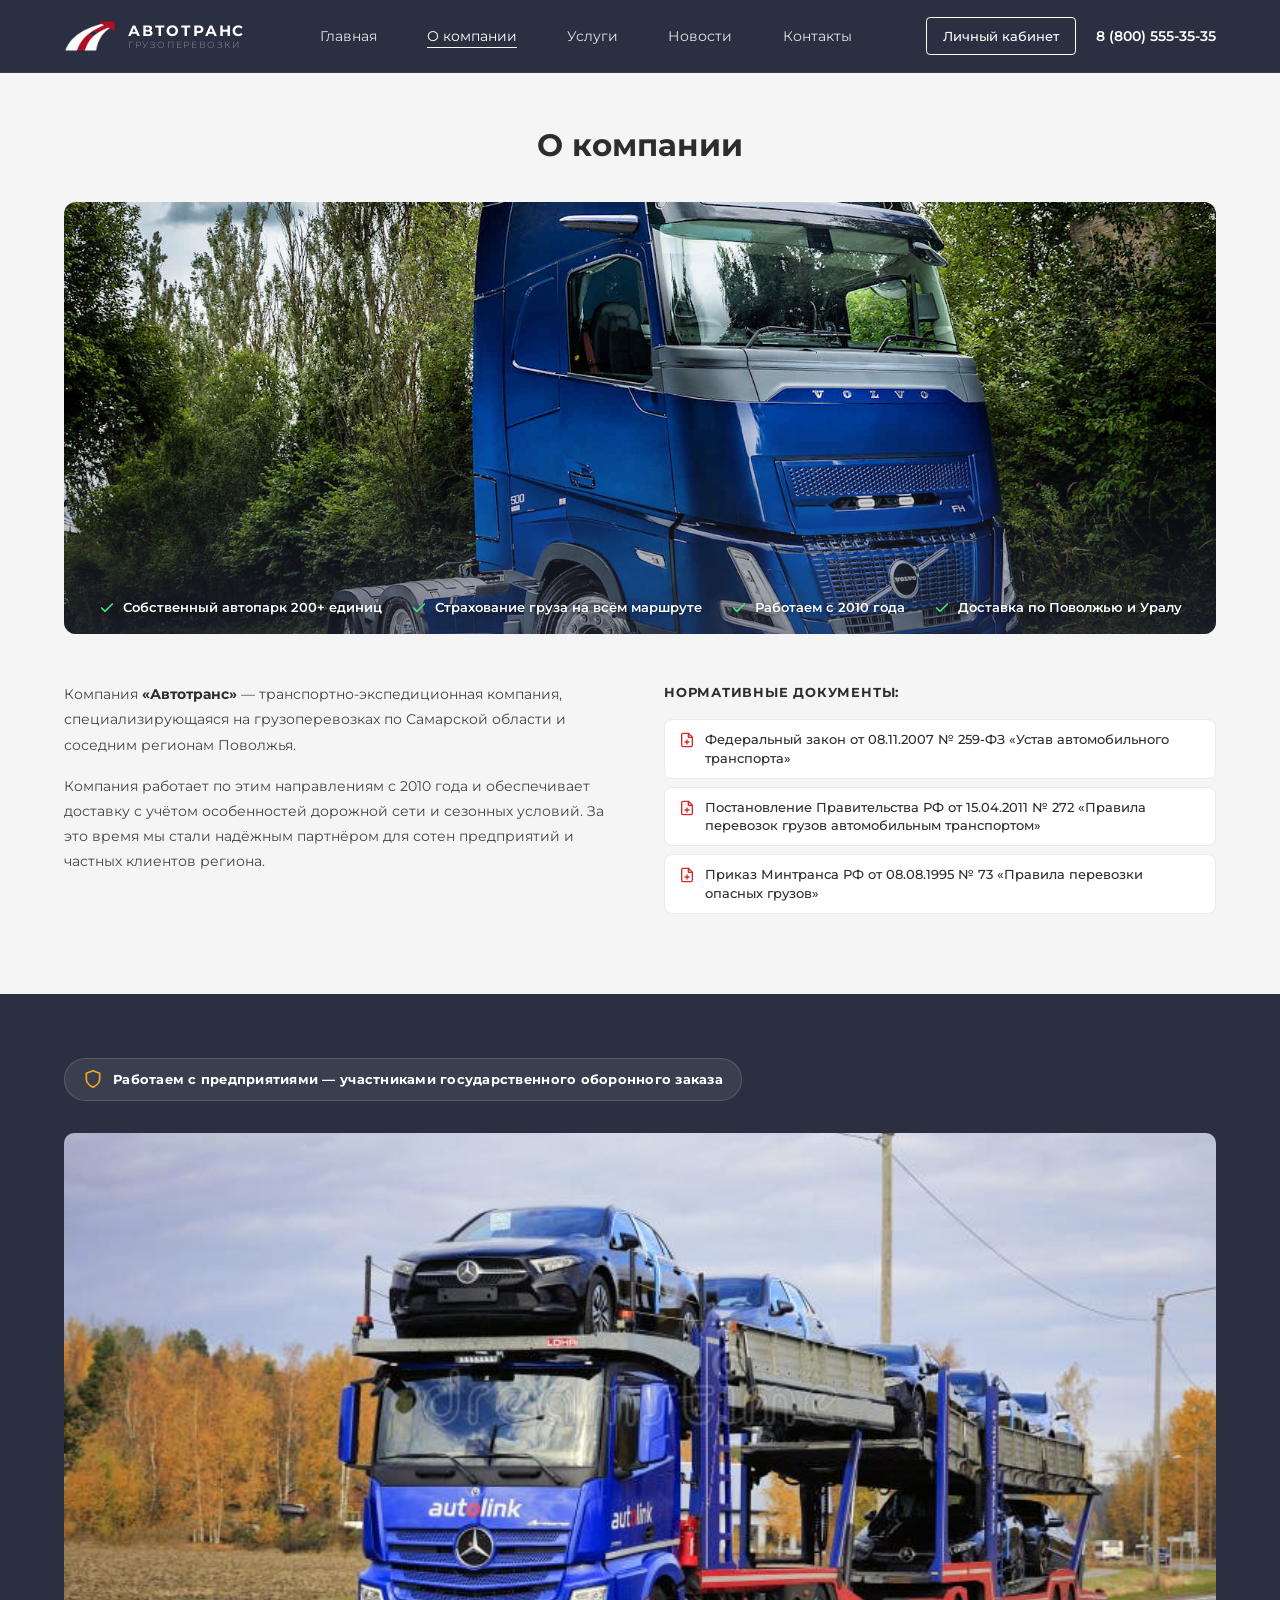
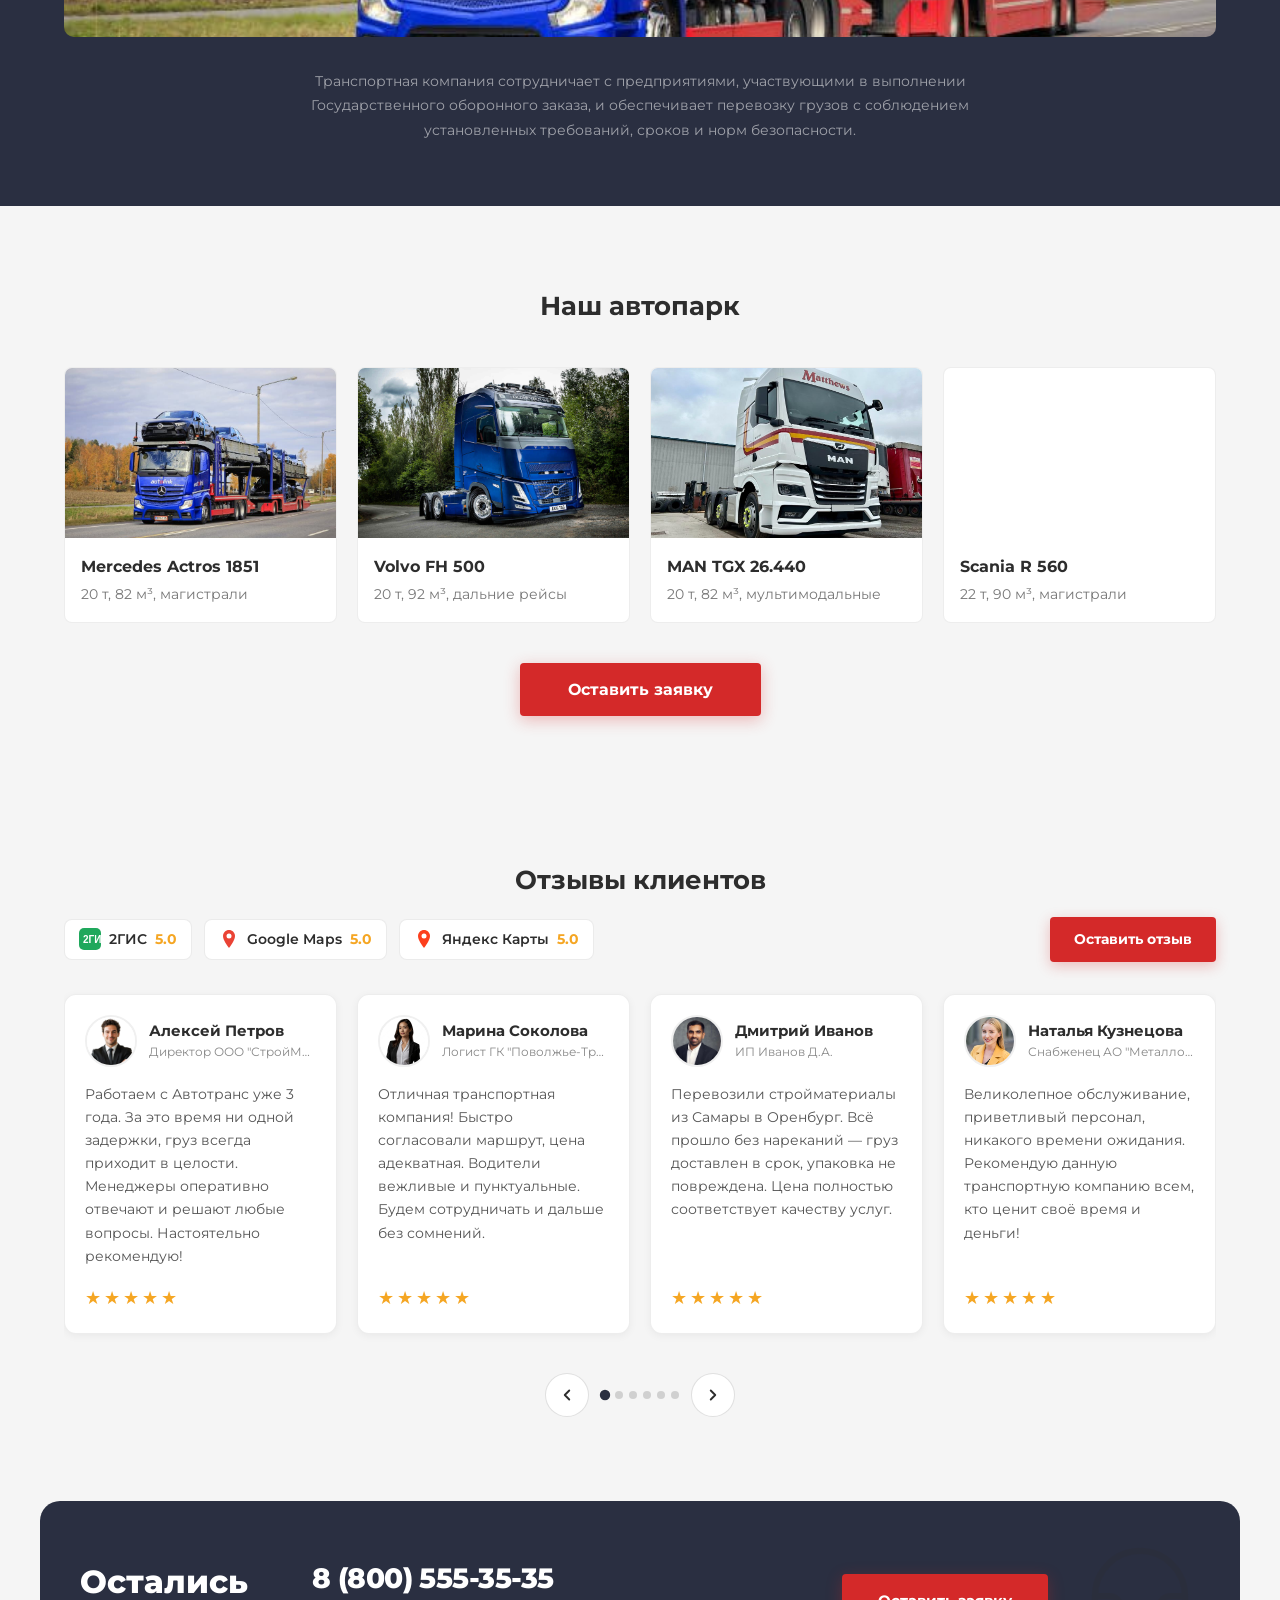
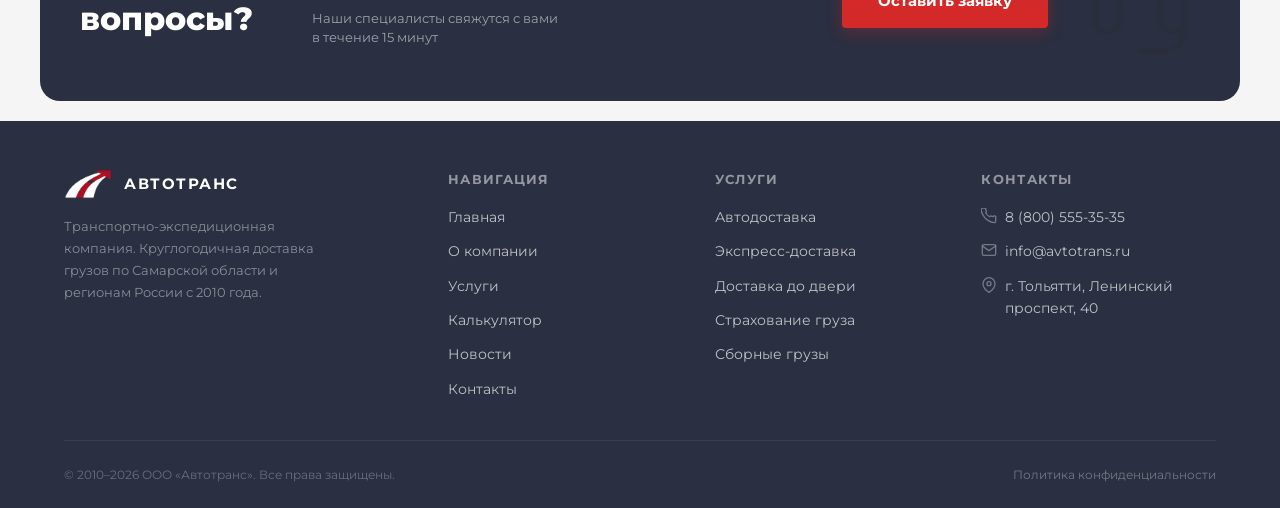
<file: about.html>
<!DOCTYPE html>
<html lang="ru">
<head>
  <meta charset="UTF-8" />
  <meta name="viewport" content="width=device-width, initial-scale=1.0" />
  <meta name="description" content="О компании Автотранс: транспортно-экспедиционная компания из Тольятти, автопарк, нормативные документы и опыт работы с 2010 года.">
  <title>О компании — Автотранс</title>
  <link rel="preconnect" href="https://fonts.googleapis.com" />
  <link rel="preconnect" href="https://fonts.gstatic.com" crossorigin />
  <link href="https://fonts.googleapis.com/css2?family=Montserrat:wght@300;400;500;600;700;800&display=swap" rel="stylesheet" />
  <link rel="stylesheet" href="style.css?v=20261114-2" />
  <link rel="icon" type="image/png" sizes="64x64" href="assets/logo/favicon-64.png">
  <link rel="apple-touch-icon" href="assets/logo/apple-touch-icon.png">
  <meta name="theme-color" content="#2A2F41">
</head>
<body>

<header class="header" id="header">
    <div class="header__container">
      <a href="index.html" class="header__logo" aria-label="Автотранс — на главную">
        <img src="assets/logo/autotrans-mark-light.png" alt="" class="header__logo-icon" width="52" height="32">
        <div class="header__logo-text">
          <span class="header__logo-name">АВТОТРАНС</span>
          <span class="header__logo-slogan">Грузоперевозки</span>
        </div>
      </a>
      <nav class="header__nav" aria-label="Основная навигация">
        <ul class="header__nav-list">
          <li><a href="index.html" class="header__nav-link">Главная</a></li>
          <li><a href="about.html" class="header__nav-link header__nav-link--active">О компании</a></li>
          <li><a href="services.html" class="header__nav-link">Услуги</a></li>
          <li><a href="news.html" class="header__nav-link">Новости</a></li>
          <li><a href="contacts.html" class="header__nav-link">Контакты</a></li>
        </ul>
      </nav>
      <div class="header__actions">
        <a href="login-register.html" class="header__btn-cabinet">Личный кабинет</a>
        <a href="tel:88005553535" class="header__phone">8 (800) 555-35-35</a>
      </div>
      <button class="header__burger" id="headerBurger" aria-label="Открыть меню" aria-expanded="false">
        <span></span><span></span><span></span>
      </button>
    </div>

    <div class="header__mobile-menu" id="mobileMenu" role="dialog" aria-label="Мобильное меню">
      <nav aria-label="Мобильная навигация">
        <ul class="header__nav-list">
          <li><a href="index.html" class="header__nav-link">Главная</a></li>
          <li><a href="about.html" class="header__nav-link header__nav-link--active">О компании</a></li>
          <li><a href="services.html" class="header__nav-link">Услуги</a></li>
          <li><a href="news.html" class="header__nav-link">Новости</a></li>
          <li><a href="contacts.html" class="header__nav-link">Контакты</a></li>
        </ul>
      </nav>
      <div class="header__mobile-bottom">
        <a href="login-register.html" class="header__btn-cabinet">Личный кабинет</a>
        <a href="tel:88005553535" class="header__phone">8 (800) 555-35-35</a>
      </div>
    </div>
  </header>

<section class="about-hero" aria-label="О компании">
  <div class="about-hero__container">

    
    <h1 class="about-hero__title reveal">О компании</h1>

    
    <div class="about-hero__banner reveal">
      <img
        src="assets/photos/fleet-volvo.jpg"
        alt="Грузовой автомобиль на трассе"
        class="about-hero__banner-img"
        loading="eager"
        decoding="async"
      />
      
      <div class="about-hero__badges">
        <div class="about-hero__badge">
          <svg width="16" height="16" viewBox="0 0 24 24" fill="none" stroke="currentColor" stroke-width="2.5" stroke-linecap="round" stroke-linejoin="round" aria-hidden="true"><polyline points="20 6 9 17 4 12"/></svg>
          Собственный автопарк 200+ единиц
        </div>
        <div class="about-hero__badge">
          <svg width="16" height="16" viewBox="0 0 24 24" fill="none" stroke="currentColor" stroke-width="2.5" stroke-linecap="round" stroke-linejoin="round" aria-hidden="true"><polyline points="20 6 9 17 4 12"/></svg>
          Страхование груза на всём маршруте
        </div>
        <div class="about-hero__badge">
          <svg width="16" height="16" viewBox="0 0 24 24" fill="none" stroke="currentColor" stroke-width="2.5" stroke-linecap="round" stroke-linejoin="round" aria-hidden="true"><polyline points="20 6 9 17 4 12"/></svg>
          Работаем с 2010 года
        </div>
        <div class="about-hero__badge">
          <svg width="16" height="16" viewBox="0 0 24 24" fill="none" stroke="currentColor" stroke-width="2.5" stroke-linecap="round" stroke-linejoin="round" aria-hidden="true"><polyline points="20 6 9 17 4 12"/></svg>
          Доставка по Поволжью и Уралу
        </div>
      </div>
    </div>

    
    <div class="about-content reveal">
      <div class="about-content__text">
        <p>Компания <strong>«Автотранс»</strong> — транспортно-экспедиционная компания, специализирующаяся на грузоперевозках по Самарской области и соседним регионам Поволжья.</p>
        <p>Компания работает по этим направлениям с 2010 года и обеспечивает доставку с учётом особенностей дорожной сети и сезонных условий. За это время мы стали надёжным партнёром для сотен предприятий и частных клиентов региона.</p>
      </div>

      <div class="about-content__docs">
        <h3 class="about-content__docs-title">Нормативные документы:</h3>
        <ul class="about-docs__list">
          <li class="about-docs__item">
            <a href="https://base.garant.ru/12154724/" target="_blank" rel="noopener noreferrer" class="about-docs__link">
              <svg class="about-docs__icon" width="16" height="16" viewBox="0 0 24 24" fill="none" stroke="currentColor" stroke-width="2" stroke-linecap="round" stroke-linejoin="round" aria-hidden="true"><path d="M14 2H6a2 2 0 00-2 2v16a2 2 0 002 2h12a2 2 0 002-2V8z"/><polyline points="14 2 14 8 20 8"/><line x1="12" y1="18" x2="12" y2="12"/><line x1="9" y1="15" x2="15" y2="15"/></svg>
              Федеральный закон от 08.11.2007 № 259-ФЗ «Устав автомобильного транспорта»
            </a>
          </li>
          <li class="about-docs__item">
            <a href="https://base.garant.ru/12183979/" target="_blank" rel="noopener noreferrer" class="about-docs__link">
              <svg class="about-docs__icon" width="16" height="16" viewBox="0 0 24 24" fill="none" stroke="currentColor" stroke-width="2" stroke-linecap="round" stroke-linejoin="round" aria-hidden="true"><path d="M14 2H6a2 2 0 00-2 2v16a2 2 0 002 2h12a2 2 0 002-2V8z"/><polyline points="14 2 14 8 20 8"/><line x1="12" y1="18" x2="12" y2="12"/><line x1="9" y1="15" x2="15" y2="15"/></svg>
              Постановление Правительства РФ от 15.04.2011 № 272 «Правила перевозок грузов автомобильным транспортом»
            </a>
          </li>
          <li class="about-docs__item">
            <a href="https://base.garant.ru/3959306/" target="_blank" rel="noopener noreferrer" class="about-docs__link">
              <svg class="about-docs__icon" width="16" height="16" viewBox="0 0 24 24" fill="none" stroke="currentColor" stroke-width="2" stroke-linecap="round" stroke-linejoin="round" aria-hidden="true"><path d="M14 2H6a2 2 0 00-2 2v16a2 2 0 002 2h12a2 2 0 002-2V8z"/><polyline points="14 2 14 8 20 8"/><line x1="12" y1="18" x2="12" y2="12"/><line x1="9" y1="15" x2="15" y2="15"/></svg>
              Приказ Минтранса РФ от 08.08.1995 № 73 «Правила перевозки опасных грузов»
            </a>
          </li>
        </ul>
      </div>
    </div>

  </div>
</section>

<section class="about-goz" aria-label="Государственный оборонный заказ">
  <div class="about-goz__container">

    <div class="about-goz__label reveal">
      <svg width="20" height="20" viewBox="0 0 24 24" fill="none" stroke="currentColor" stroke-width="2" stroke-linecap="round" stroke-linejoin="round" aria-hidden="true"><path d="M12 22s8-4 8-10V5l-8-3-8 3v7c0 6 8 10 8 10z"/></svg>
      Работаем с предприятиями — участниками государственного оборонного заказа
    </div>

    <figure class="about-goz__figure reveal">
      <img src="assets/photos/fleet-mercedes.jpg" alt="Транспорт компании «Автотранс»" loading="lazy" decoding="async">
    </figure>

    <p class="about-goz__caption reveal">Транспортная компания сотрудничает с предприятиями, участвующими в выполнении Государственного оборонного заказа, и обеспечивает перевозку грузов с соблюдением установленных требований, сроков и норм безопасности.</p>

  </div>
</section>

<section class="fleet" aria-labelledby="fleetTitleAbout">
  <div class="fleet__container">
    <h2 class="fleet__title reveal" id="fleetTitleAbout">Наш автопарк</h2>
    <div class="fleet__grid">
      <article class="fleet__card reveal reveal-d1">
        <div class="fleet__card-img-wrap">
          <img src="assets/photos/fleet-mercedes.jpg" alt="Mercedes Actros 1851" class="fleet__card-img" width="400" height="250" loading="lazy" decoding="async" />
        </div>
        <div class="fleet__card-body">
          <h3 class="fleet__card-title">Mercedes Actros 1851</h3>
          <p class="fleet__card-specs">20&nbsp;т, 82&nbsp;м³, магистрали</p>
        </div>
      </article>
      <article class="fleet__card reveal reveal-d2">
        <div class="fleet__card-img-wrap">
          <img src="assets/photos/fleet-volvo.jpg" alt="Volvo FH 500" class="fleet__card-img" width="400" height="250" loading="lazy" decoding="async" />
        </div>
        <div class="fleet__card-body">
          <h3 class="fleet__card-title">Volvo FH 500</h3>
          <p class="fleet__card-specs">20&nbsp;т, 92&nbsp;м³, дальние рейсы</p>
        </div>
      </article>
      <article class="fleet__card reveal reveal-d3">
        <div class="fleet__card-img-wrap">
          <img src="assets/photos/fleet-man.jpg" alt="MAN TGX 26.440" class="fleet__card-img" width="400" height="250" loading="lazy" decoding="async" />
        </div>
        <div class="fleet__card-body">
          <h3 class="fleet__card-title">MAN TGX 26.440</h3>
          <p class="fleet__card-specs">20&nbsp;т, 82&nbsp;м³, мультимодальные</p>
        </div>
      </article>
      <article class="fleet__card reveal reveal-d4">
        <div class="fleet__card-img-wrap">
          <img src="assets/photos/fleet-scania.jpg" alt="Scania R 560" class="fleet__card-img" width="400" height="250" loading="lazy" decoding="async" />
        </div>
        <div class="fleet__card-body">
          <h3 class="fleet__card-title">Scania R&nbsp;560</h3>
          <p class="fleet__card-specs">22&nbsp;т, 90&nbsp;м³, магистрали</p>
        </div>
      </article>
    </div>
    <div class="fleet__cta reveal">
      <button class="fleet__btn" id="openModal" type="button">Оставить заявку</button>
    </div>
  </div>
</section>

<section class="reviews" aria-labelledby="reviewsTitle">
    <div class="reviews__container">

      <h2 class="reviews__title reveal" id="reviewsTitle">Отзывы клиентов</h2>

      <div class="reviews__header reveal">
        
        <div class="reviews__meta">
          <a href="https://2gis.ru/tolyatti/search/Автотранс" target="_blank" rel="noopener noreferrer" class="reviews__badge" aria-label="2ГИС — рейтинг 5.0">
            <svg width="22" height="22" viewBox="0 0 22 22" fill="none" aria-hidden="true">
              <rect width="22" height="22" rx="5" fill="#1FA85C"/>
              <text x="4" y="15" font-size="10" font-weight="800" fill="white" font-family="sans-serif">2ГИС</text>
            </svg>
            <span>2ГИС</span>
            <span class="reviews__badge-score">5.0</span>
          </a>
          <a href="https://www.google.com/maps/search/Автотранс+Тольятти" target="_blank" rel="noopener noreferrer" class="reviews__badge" aria-label="Google Maps — рейтинг 5.0">
            <svg width="20" height="20" viewBox="0 0 20 20" fill="none" aria-hidden="true">
              <path d="M10 1C6.68 1 4 3.68 4 7c0 4.5 6 12 6 12s6-7.5 6-12c0-3.32-2.68-6-6-6z" fill="#EA4335"/>
              <circle cx="10" cy="7" r="2.5" fill="white"/>
            </svg>
            <span>Google Maps</span>
            <span class="reviews__badge-score">5.0</span>
          </a>
          <a href="https://yandex.ru/maps/?text=Автотранс%20Тольятти" target="_blank" rel="noopener noreferrer" class="reviews__badge" aria-label="Яндекс Карты — рейтинг 5.0">
            <svg width="20" height="20" viewBox="0 0 20 20" fill="none" aria-hidden="true">
              <path d="M10 1C6.68 1 4 3.68 4 7c0 4.5 6 12 6 12s6-7.5 6-12c0-3.32-2.68-6-6-6z" fill="#FC3F1D"/>
              <circle cx="10" cy="7" r="2.5" fill="white"/>
            </svg>
            <span>Яндекс Карты</span>
            <span class="reviews__badge-score">5.0</span>
          </a>
        </div>

        
        <div class="reviews__leave-wrap">
          <button class="reviews__leave-btn" id="leaveReviewBtn" type="button">Оставить отзыв</button>
          <div class="reviews__dropdown" id="leaveReviewDropdown" role="menu">
            <a href="https://yandex.ru/maps/?text=Автотранс%20Тольятти" target="_blank" rel="noopener noreferrer" role="menuitem">
              <svg width="18" height="18" viewBox="0 0 20 20" fill="none"><path d="M10 1C6.68 1 4 3.68 4 7c0 4.5 6 12 6 12s6-7.5 6-12c0-3.32-2.68-6-6-6z" fill="#EA4335"/><circle cx="10" cy="7" r="2.5" fill="white"/></svg>
              Яндекс Карты
            </a>
            <a href="https://2gis.ru/tolyatti/search/Автотранс" target="_blank" rel="noopener noreferrer" role="menuitem">
              <svg width="18" height="18" viewBox="0 0 22 22" fill="none"><rect width="22" height="22" rx="5" fill="#1FA85C"/><text x="4" y="15" font-size="10" font-weight="800" fill="white" font-family="sans-serif">2ГИС</text></svg>
              2ГИС
            </a>
          </div>
        </div>
      </div>

      
      <div class="reviews__slider reveal" id="reviewsSlider">
        <div class="reviews__track" id="reviewsTrack">
          
        <article class="review-card">
          <div class="review-card__head">
            <img src="assets/photos/avatar-alexey.jpg" alt="Алексей Петров" class="review-card__avatar" width="52" height="52" loading="lazy" decoding="async">
            <div class="review-card__info">
              <div class="review-card__name">Алексей Петров</div>
              <div class="review-card__role">Директор ООО "СтройМаш"</div>
            </div>
          </div>
          <p class="review-card__text">Работаем с Автотранс уже 3 года. За это время ни одной задержки, груз всегда приходит в целости. Менеджеры оперативно отвечают и решают любые вопросы. Настоятельно рекомендую!</p>
          <div class="review-card__stars" aria-label="Оценка 5 из 5"><span class="review-card__star" aria-hidden="true">★</span><span class="review-card__star" aria-hidden="true">★</span><span class="review-card__star" aria-hidden="true">★</span><span class="review-card__star" aria-hidden="true">★</span><span class="review-card__star" aria-hidden="true">★</span></div>
        </article>
        <article class="review-card">
          <div class="review-card__head">
            <img src="assets/photos/avatar-marina.jpg" alt="Марина Соколова" class="review-card__avatar" width="52" height="52" loading="lazy" decoding="async">
            <div class="review-card__info">
              <div class="review-card__name">Марина Соколова</div>
              <div class="review-card__role">Логист ГК "Поволжье-Трейд"</div>
            </div>
          </div>
          <p class="review-card__text">Отличная транспортная компания! Быстро согласовали маршрут, цена адекватная. Водители вежливые и пунктуальные. Будем сотрудничать и дальше без сомнений.</p>
          <div class="review-card__stars" aria-label="Оценка 5 из 5"><span class="review-card__star" aria-hidden="true">★</span><span class="review-card__star" aria-hidden="true">★</span><span class="review-card__star" aria-hidden="true">★</span><span class="review-card__star" aria-hidden="true">★</span><span class="review-card__star" aria-hidden="true">★</span></div>
        </article>
        <article class="review-card">
          <div class="review-card__head">
            <img src="assets/photos/avatar-dmitry.jpg" alt="Дмитрий Иванов" class="review-card__avatar" width="52" height="52" loading="lazy" decoding="async">
            <div class="review-card__info">
              <div class="review-card__name">Дмитрий Иванов</div>
              <div class="review-card__role">ИП Иванов Д.А.</div>
            </div>
          </div>
          <p class="review-card__text">Перевозили стройматериалы из Самары в Оренбург. Всё прошло без нареканий — груз доставлен в срок, упаковка не повреждена. Цена полностью соответствует качеству услуг.</p>
          <div class="review-card__stars" aria-label="Оценка 5 из 5"><span class="review-card__star" aria-hidden="true">★</span><span class="review-card__star" aria-hidden="true">★</span><span class="review-card__star" aria-hidden="true">★</span><span class="review-card__star" aria-hidden="true">★</span><span class="review-card__star" aria-hidden="true">★</span></div>
        </article>
        <article class="review-card">
          <div class="review-card__head">
            <img src="assets/photos/avatar-natalya.jpg" alt="Наталья Кузнецова" class="review-card__avatar" width="52" height="52" loading="lazy" decoding="async">
            <div class="review-card__info">
              <div class="review-card__name">Наталья Кузнецова</div>
              <div class="review-card__role">Снабженец АО "Металлострой"</div>
            </div>
          </div>
          <p class="review-card__text">Великолепное обслуживание, приветливый персонал, никакого времени ожидания. Рекомендую данную транспортную компанию всем, кто ценит своё время и деньги!</p>
          <div class="review-card__stars" aria-label="Оценка 5 из 5"><span class="review-card__star" aria-hidden="true">★</span><span class="review-card__star" aria-hidden="true">★</span><span class="review-card__star" aria-hidden="true">★</span><span class="review-card__star" aria-hidden="true">★</span><span class="review-card__star" aria-hidden="true">★</span></div>
        </article>
        <article class="review-card">
          <div class="review-card__head">
            <img src="assets/photos/avatar-sergey.jpg" alt="Сергей Морозов" class="review-card__avatar" width="52" height="52" loading="lazy" decoding="async">
            <div class="review-card__info">
              <div class="review-card__name">Сергей Морозов</div>
              <div class="review-card__role">Руководитель ООО "ПромТех"</div>
            </div>
          </div>
          <p class="review-card__text">Сотрудничаем с Автотранс уже полгода. Стабильно, надёжно, без сюрпризов. Особенно ценю, что всегда можно отследить, где находится груз. Отличная работа команды!</p>
          <div class="review-card__stars" aria-label="Оценка 5 из 5"><span class="review-card__star" aria-hidden="true">★</span><span class="review-card__star" aria-hidden="true">★</span><span class="review-card__star" aria-hidden="true">★</span><span class="review-card__star" aria-hidden="true">★</span><span class="review-card__star" aria-hidden="true">★</span></div>
        </article>
        <article class="review-card">
          <div class="review-card__head">
            <img src="assets/photos/avatar-elena.jpg" alt="Елена Захарова" class="review-card__avatar" width="52" height="52" loading="lazy" decoding="async">
            <div class="review-card__info">
              <div class="review-card__name">Елена Захарова</div>
              <div class="review-card__role">Менеджер по логистике "АвтоДеталь"</div>
            </div>
          </div>
          <p class="review-card__text">Перевозили партию автозапчастей. Всё закрепили и доставили в идеальном состоянии. Очень профессиональная команда, буду рекомендовать всем коллегам и партнёрам.</p>
          <div class="review-card__stars" aria-label="Оценка 5 из 5"><span class="review-card__star" aria-hidden="true">★</span><span class="review-card__star" aria-hidden="true">★</span><span class="review-card__star" aria-hidden="true">★</span><span class="review-card__star" aria-hidden="true">★</span><span class="review-card__star" aria-hidden="true">★</span></div>
        </article>
        </div>
      </div>

      
      <div class="reviews__nav reveal">
        <button class="reviews__arrow" id="reviewsPrev" aria-label="Предыдущий отзыв">
          <svg width="18" height="18" viewBox="0 0 24 24" fill="none" stroke="currentColor" stroke-width="2.5" stroke-linecap="round" stroke-linejoin="round"><path d="M15 18l-6-6 6-6"/></svg>
        </button>
        <div class="reviews__dots" role="tablist" aria-label="Навигация отзывов">
          <button class="reviews__dot  is-active" data-index="0" aria-label="Перейти к отзыву 1"></button><button class="reviews__dot" data-index="1" aria-label="Перейти к отзыву 2"></button><button class="reviews__dot" data-index="2" aria-label="Перейти к отзыву 3"></button><button class="reviews__dot" data-index="3" aria-label="Перейти к отзыву 4"></button><button class="reviews__dot" data-index="4" aria-label="Перейти к отзыву 5"></button><button class="reviews__dot" data-index="5" aria-label="Перейти к отзыву 6"></button>
        </div>
        <button class="reviews__arrow" id="reviewsNext" aria-label="Следующий отзыв">
          <svg width="18" height="18" viewBox="0 0 24 24" fill="none" stroke="currentColor" stroke-width="2.5" stroke-linecap="round" stroke-linejoin="round"><path d="M9 18l6-6-6-6"/></svg>
        </button>
      </div>

    </div>
  </section>

<section class="cta-contact" aria-labelledby="ctaTitleAbout">
  <div class="cta-contact__inner reveal">
    <h2 class="cta-contact__heading" id="ctaTitleAbout">Остались<br>вопросы?</h2>
    <div class="cta-contact__phone-block">
      <a href="tel:88005553535" class="cta-contact__phone">8 (800) 555-35-35</a>
      <p class="cta-contact__sub">Наши специалисты свяжутся с вами<br>в течение 15 минут</p>
    </div>
    <button class="cta-contact__btn" id="openModalCta" type="button">Оставить заявку</button>
    <svg class="cta-contact__icon" width="120" height="120" viewBox="0 0 24 24" fill="none" stroke="currentColor" stroke-width="1.25" stroke-linecap="round" stroke-linejoin="round" aria-hidden="true">
        <path d="M3 11h3a2 2 0 0 1 2 2v3a2 2 0 0 1-2 2H5a2 2 0 0 1-2-2v-5Zm0 0a9 9 0 1 1 18 0m0 0v5a2 2 0 0 1-2 2h-1a2 2 0 0 1-2-2v-3a2 2 0 0 1 2-2h3Z"/>
        <path d="M21 16v2a4 4 0 0 1-4 4h-5"/>
      </svg>
  </div>
</section>

<footer class="footer" aria-label="Подвал сайта">
  <div class="footer__container">
    <div class="footer__top">
      <div class="footer__brand">
        <a href="index.html" class="footer__logo" aria-label="Автотранс — на главную">
          <img src="assets/logo/autotrans-mark-light.png" alt="" class="footer__logo-icon" width="48" height="30">
          <span class="footer__logo-name">АВТОТРАНС</span>
        </a>
        <p class="footer__desc">Транспортно-экспедиционная компания. Круглогодичная доставка грузов по Самарской области и регионам России с 2010 года.</p>
      </div>
      <div>
        <p class="footer__col-title">Навигация</p>
        <nav class="footer__links" aria-label="Навигация в подвале">
          <a href="index.html" class="footer__link">Главная</a>
          <a href="about.html" class="footer__link">О компании</a>
          <a href="services.html" class="footer__link">Услуги</a>
          <a href="calculator.html" class="footer__link">Калькулятор</a>
          <a href="news.html" class="footer__link">Новости</a>
          <a href="contacts.html" class="footer__link">Контакты</a>
        </nav>
      </div>
      <div>
        <p class="footer__col-title">Услуги</p>
        <nav class="footer__links" aria-label="Услуги в подвале">
          <a href="service-detail.html?s=avtodostavka" class="footer__link">Автодоставка</a>
          <a href="service-detail.html?s=express" class="footer__link">Экспресс-доставка</a>
          <a href="service-detail.html?s=door" class="footer__link">Доставка до двери</a>
          <a href="service-detail.html?s=insurance" class="footer__link">Страхование груза</a>
          <a href="service-detail.html?s=sborniy" class="footer__link">Сборные грузы</a>
        </nav>
      </div>
      <div>
        <p class="footer__col-title">Контакты</p>
        <a href="tel:88005553535" class="footer__contact-item">
          <svg class="footer__contact-icon" width="16" height="16" viewBox="0 0 24 24" fill="none" stroke="currentColor" stroke-width="2" stroke-linecap="round" stroke-linejoin="round" aria-hidden="true"><path d="M22 16.92v3a2 2 0 01-2.18 2 19.79 19.79 0 01-8.63-3.07A19.5 19.5 0 013.07 10.8 19.79 19.79 0 01.22 2.18 2 2 0 012.18 0h3a2 2 0 012 1.72c.127.96.361 1.903.7 2.81a2 2 0 01-.45 2.11L6.91 7.09a16 16 0 006 6l.56-.56a2 2 0 012.11-.45c.907.339 1.85.573 2.81.7A2 2 0 0122 14.92z"/></svg>
          8 (800) 555-35-35
        </a>
        <a href="mailto:info@avtotrans.ru" class="footer__contact-item">
          <svg class="footer__contact-icon" width="16" height="16" viewBox="0 0 24 24" fill="none" stroke="currentColor" stroke-width="2" stroke-linecap="round" stroke-linejoin="round" aria-hidden="true"><path d="M4 4h16c1.1 0 2 .9 2 2v12c0 1.1-.9 2-2 2H4c-1.1 0-2-.9-2-2V6c0-1.1.9-2 2-2z"/><polyline points="22,6 12,13 2,6"/></svg>
          info@avtotrans.ru
        </a>
        <span class="footer__contact-item">
          <svg class="footer__contact-icon" width="16" height="16" viewBox="0 0 24 24" fill="none" stroke="currentColor" stroke-width="2" stroke-linecap="round" stroke-linejoin="round" aria-hidden="true"><path d="M21 10c0 7-9 13-9 13s-9-6-9-13a9 9 0 0118 0z"/><circle cx="12" cy="10" r="3"/></svg>
          г. Тольятти, Ленинский проспект, 40
        </span>
      </div>
    </div>
    <div class="footer__bottom">
      <span class="footer__copy">© 2010–2026 ООО «Автотранс». Все права защищены.</span>
      <a href="privacy.html" class="footer__policy">Политика конфиденциальности</a>
    </div>
  </div>
</footer>

<div class="modal-overlay" id="requestModal" role="dialog" aria-modal="true" aria-labelledby="modalTitle">
  <div class="modal" id="modalBox">
    <button class="modal__close" id="closeModal" aria-label="Закрыть">
      <svg width="16" height="16" viewBox="0 0 16 16" fill="none" aria-hidden="true"><path d="M2 2L14 14M14 2L2 14" stroke="currentColor" stroke-width="2" stroke-linecap="round"/></svg>
    </button>
    <div id="modalFormWrap">
      <h2 class="modal__title" id="modalTitle">Оставить заявку</h2>
      <form class="modal__form" id="requestForm" novalidate>
        <div class="modal__row">
          <div class="modal__field"><label for="req-name">Имя</label><input type="text" id="req-name" name="name" placeholder="Ваше имя" autocomplete="name" /></div>
          <div class="modal__field"><label for="req-phone">Телефон *</label><input type="tel" id="req-phone" name="phone" placeholder="+7 (___) ___-__-__" autocomplete="tel" required /></div>
        </div>
        <div class="modal__row">
          <div class="modal__field"><label for="req-from">Откуда</label><input type="text" id="req-from" name="from" placeholder="Город отправления" /></div>
          <div class="modal__field"><label for="req-to">Куда</label><input type="text" id="req-to" name="to" placeholder="Город доставки" /></div>
        </div>
        <div class="modal__field"><label for="req-cargo">Груз</label><input type="text" id="req-cargo" name="cargo" placeholder="Описание, вес, габариты" /></div>
        <div class="modal__field"><label for="req-comment">Комментарий</label><textarea id="req-comment" name="comment" rows="3" placeholder="Дополнительная информация..."></textarea></div>
        <button type="submit" class="modal__submit">Отправить заявку</button>
      </form>
    </div>
    <div class="modal__success" id="modalSuccess" aria-live="polite">
      <div class="modal__success-icon">✓</div>
      <h3>Заявка принята!</h3>
      <p>Мы свяжемся с вами в течение 15 минут</p>
    </div>
  </div>
</div>

<script src="script.js?v=20261114-2" defer></script>
</body>
</html>
</file>
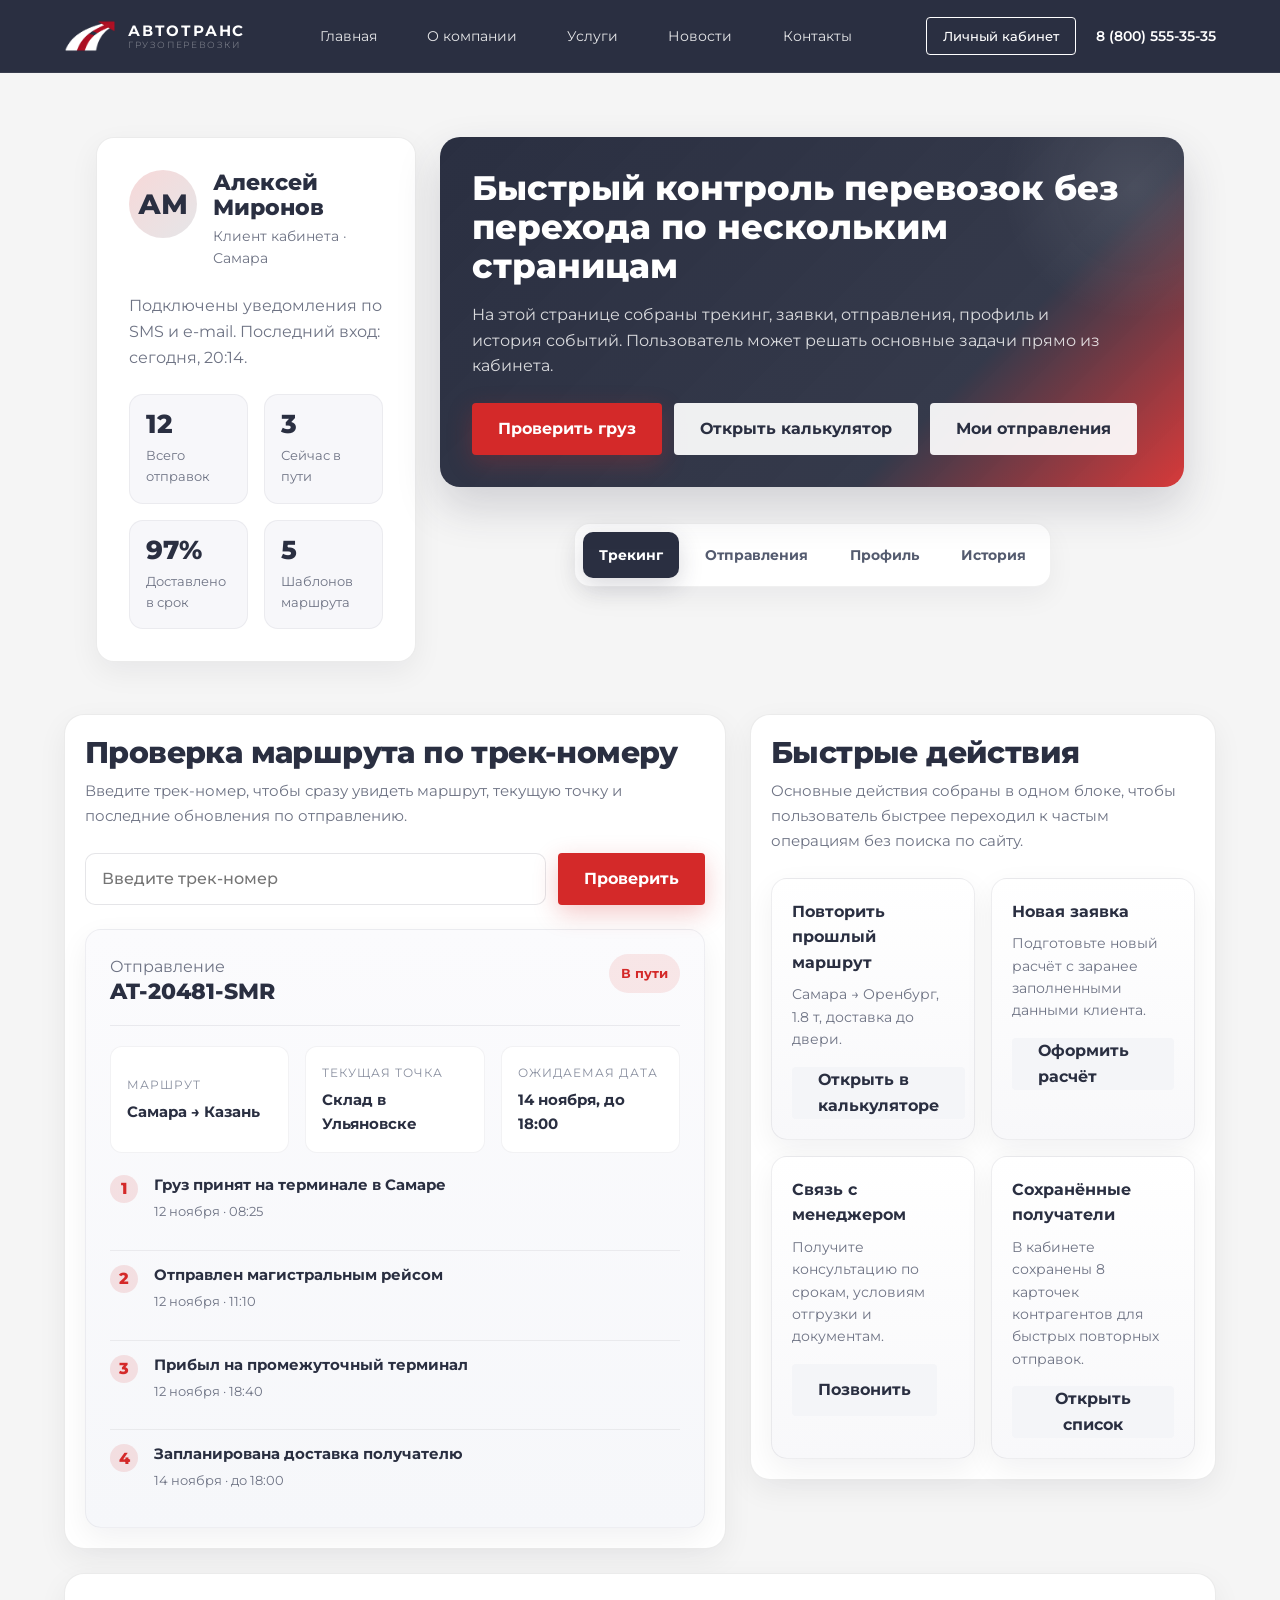
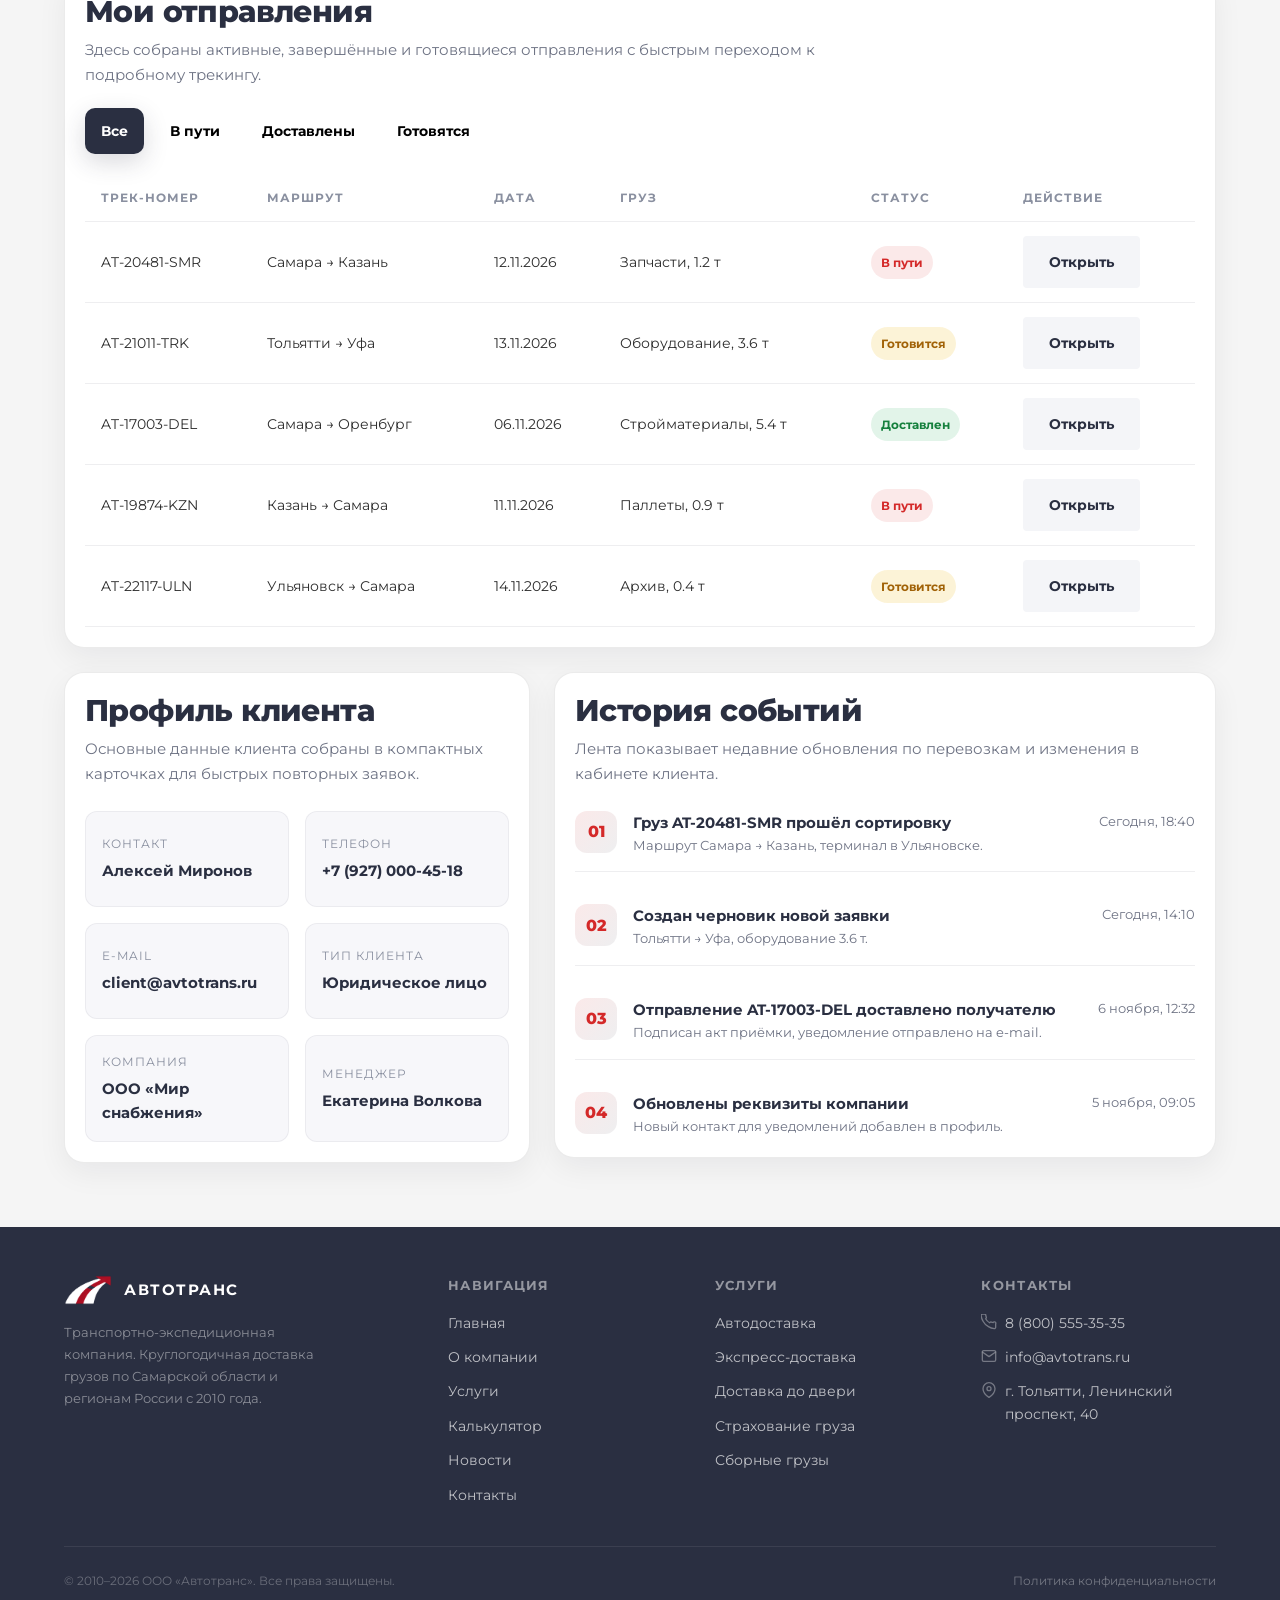
<file: account.html>
<!DOCTYPE html>
<html lang="ru">
<head>
  <meta charset="UTF-8">
  <meta name="viewport" content="width=device-width, initial-scale=1.0">
  <meta name="description" content="Личный кабинет Автотранс: трекинг груза, отправления, профиль клиента и история событий.">
  <link rel="preconnect" href="https://fonts.googleapis.com">
  <link rel="preconnect" href="https://fonts.gstatic.com" crossorigin>
  <link href="https://fonts.googleapis.com/css2?family=Montserrat:wght@300;400;500;600;700;800&display=swap" rel="stylesheet">
  <link rel="stylesheet" href="style.css?v=20261114-2">
  <title>Автотранс — Личный кабинет</title>
  <link rel="icon" type="image/png" sizes="64x64" href="assets/logo/favicon-64.png">
  <link rel="apple-touch-icon" href="assets/logo/apple-touch-icon.png">
  <meta name="theme-color" content="#2A2F41">
</head>
<body class="account-page">
  <header class="header" id="header">
    <div class="header__container">
      <a href="index.html" class="header__logo" aria-label="Автотранс — на главную">
        <img src="assets/logo/autotrans-mark-light.png" alt="" class="header__logo-icon" width="52" height="32">
        <div class="header__logo-text">
          <span class="header__logo-name">АВТОТРАНС</span>
          <span class="header__logo-slogan">Грузоперевозки</span>
        </div>
      </a>
      <nav class="header__nav" aria-label="Основная навигация">
        <ul class="header__nav-list">
          <li><a href="index.html" class="header__nav-link">Главная</a></li>
          <li><a href="about.html" class="header__nav-link">О компании</a></li>
          <li><a href="services.html" class="header__nav-link">Услуги</a></li>
          <li><a href="news.html" class="header__nav-link">Новости</a></li>
          <li><a href="contacts.html" class="header__nav-link">Контакты</a></li>
        </ul>
      </nav>
      <div class="header__actions">
        <a href="account.html" class="header__btn-cabinet">Личный кабинет</a>
        <a href="tel:88005553535" class="header__phone">8 (800) 555-35-35</a>
      </div>
      <button class="header__burger" id="headerBurger" aria-label="Открыть меню" aria-expanded="false">
        <span></span><span></span><span></span>
      </button>
    </div>

    <div class="header__mobile-menu" id="mobileMenu" role="dialog" aria-label="Мобильное меню">
      <nav aria-label="Мобильная навигация">
        <ul class="header__nav-list">
          <li><a href="index.html" class="header__nav-link">Главная</a></li>
          <li><a href="about.html" class="header__nav-link">О компании</a></li>
          <li><a href="services.html" class="header__nav-link">Услуги</a></li>
          <li><a href="news.html" class="header__nav-link">Новости</a></li>
          <li><a href="contacts.html" class="header__nav-link">Контакты</a></li>
        </ul>
      </nav>
      <div class="header__mobile-bottom">
        <a href="account.html" class="header__btn-cabinet">Личный кабинет</a>
        <a href="tel:88005553535" class="header__phone">8 (800) 555-35-35</a>
      </div>
    </div>
  </header>
  <main>
    <section class="account-wrap">
      <div class="account-shell">
        <aside class="lk-card" aria-label="Профиль клиента">
          <div class="lk-profile-top">
            <div class="lk-avatar">АМ</div>
            <div>
              <div class="lk-name">Алексей Миронов</div>
              <div class="lk-role">Клиент кабинета · Самара</div>
            </div>
          </div>
          <p class="lk-muted">Подключены уведомления по SMS и e-mail. Последний вход: сегодня, 20:14.</p>
          <div class="lk-stats">
            <div class="lk-stat"><div class="lk-stat__value">12</div><div class="lk-stat__label">Всего отправок</div></div>
            <div class="lk-stat"><div class="lk-stat__value">3</div><div class="lk-stat__label">Сейчас в пути</div></div>
            <div class="lk-stat"><div class="lk-stat__value">97%</div><div class="lk-stat__label">Доставлено в срок</div></div>
            <div class="lk-stat"><div class="lk-stat__value">5</div><div class="lk-stat__label">Шаблонов маршрута</div></div>
          </div>
        </aside>

        <div class="account-main">
          <section class="lk-banner">
            <h2 class="lk-banner__title">Быстрый контроль перевозок без перехода по нескольким страницам</h2>
            <p class="lk-banner__text">На этой странице собраны трекинг, заявки, отправления, профиль и история событий. Пользователь может решать основные задачи прямо из кабинета.</p>
            <div class="lk-banner__actions">
              <a class="lk-btn" href="#trackingSection">Проверить груз</a>
              <a class="lk-btn-light" href="calculator.html">Открыть калькулятор</a>
              <a class="lk-btn-light" href="#shipmentsSection">Мои отправления</a>
            </div>
          </section>

          <div class="account-tabs" role="tablist" aria-label="Разделы кабинета">
            <button class="lk-tab is-active" type="button" data-scroll-target="trackingSection">Трекинг</button>
            <button class="lk-tab" type="button" data-scroll-target="shipmentsSection">Отправления</button>
            <button class="lk-tab" type="button" data-scroll-target="profileSection">Профиль</button>
            <button class="lk-tab" type="button" data-scroll-target="activitySection">История</button>
          </div>
        </div>
      </div>

      <div class="account-grid">
        <section class="lk-widget tracker" id="trackingSection">
          <h2 class="lk-section-title">Проверка маршрута по трек-номеру</h2>
          <p class="lk-track-meta">Введите трек-номер, чтобы сразу увидеть маршрут, текущую точку и последние обновления по отправлению.</p>
          <form class="track-form" id="trackForm" novalidate>
            <input class="track-input" id="trackInput" type="text" placeholder="Введите трек-номер" aria-label="Трек номер">
            <button class="lk-btn" type="submit">Проверить</button>
          </form>

          <div class="tracking-result" id="trackingResult">
            <div class="lk-status-card">
              <div class="lk-status-row">
                <div>
                  <div class="lk-small">Отправление</div>
                  <div class="lk-name" id="resultTrack">AT-20481-SMR</div>
                </div>
                <div class="lk-status-badge in-transit" id="resultBadge">В пути</div>
              </div>
              <div class="lk-track-grid">
                <div class="lk-track-point">
                  <div class="lk-track-point__label">Маршрут</div>
                  <div class="lk-track-point__value" id="resultRoute">Самара → Казань</div>
                </div>
                <div class="lk-track-point">
                  <div class="lk-track-point__label">Текущая точка</div>
                  <div class="lk-track-point__value" id="resultPoint">Склад в Ульяновске</div>
                </div>
                <div class="lk-track-point">
                  <div class="lk-track-point__label">Ожидаемая дата</div>
                  <div class="lk-track-point__value" id="resultEta">14 ноября, до 18:00</div>
                </div>
              </div>
              <div class="lk-timeline" id="trackingTimeline"></div>
            </div>
          </div>
        </section>

        <section class="lk-widget quick">
          <h2 class="lk-section-title">Быстрые действия</h2>
          <p class="lk-track-meta">Основные действия собраны в одном блоке, чтобы пользователь быстрее переходил к частым операциям без поиска по сайту.</p>
          <div class="quick-grid">
            <article class="lk-action">
              <h3 class="lk-action__title">Повторить прошлый маршрут</h3>
              <p class="lk-action__text">Самара → Оренбург, 1.8 т, доставка до двери.</p>
              <a class="lk-btn-light" href="calculator.html">Открыть в калькуляторе</a>
            </article>
            <article class="lk-action">
              <h3 class="lk-action__title">Новая заявка</h3>
              <p class="lk-action__text">Подготовьте новый расчёт с заранее заполненными данными клиента.</p>
              <a class="lk-btn-light" href="calculator.html">Оформить расчёт</a>
            </article>
            <article class="lk-action">
              <h3 class="lk-action__title">Связь с менеджером</h3>
              <p class="lk-action__text">Получите консультацию по срокам, условиям отгрузки и документам.</p>
              <a class="lk-btn-light" href="tel:88005553535">Позвонить</a>
            </article>
            <article class="lk-action">
              <h3 class="lk-action__title">Сохранённые получатели</h3>
              <p class="lk-action__text">В кабинете сохранены 8 карточек контрагентов для быстрых повторных отправок.</p>
              <button class="lk-btn-light" type="button">Открыть список</button>
            </article>
          </div>
        </section>

        <section class="lk-table-card" id="shipmentsSection">
          <h2 class="lk-section-title">Мои отправления</h2>
          <p class="lk-track-meta">Здесь собраны активные, завершённые и готовящиеся отправления с быстрым переходом к подробному трекингу.</p>
          <div class="lk-filters" role="tablist" aria-label="Фильтры отправлений">
            <button class="lk-filter is-active" type="button" data-filter="all">Все</button>
            <button class="lk-filter" type="button" data-filter="in-transit">В пути</button>
            <button class="lk-filter" type="button" data-filter="delivered">Доставлены</button>
            <button class="lk-filter" type="button" data-filter="processing">Готовятся</button>
          </div>
          <div class="table-responsive shipments-list is-visible" id="shipmentsList">
            <table class="lk-table">
              <thead>
                <tr>
                  <th>Трек-номер</th>
                  <th>Маршрут</th>
                  <th>Дата</th>
                  <th>Груз</th>
                  <th>Статус</th>
                  <th>Действие</th>
                </tr>
              </thead>
              <tbody id="shipmentsBody">
                <tr data-status="in-transit">
                  <td>AT-20481-SMR</td>
                  <td>Самара → Казань</td>
                  <td>12.11.2026</td>
                  <td>Запчасти, 1.2 т</td>
                  <td><span class="lk-chip in-transit">В пути</span></td>
                  <td><button class="lk-btn-light" type="button" data-track-open="AT-20481-SMR">Открыть</button></td>
                </tr>
                <tr data-status="processing">
                  <td>AT-21011-TRK</td>
                  <td>Тольятти → Уфа</td>
                  <td>13.11.2026</td>
                  <td>Оборудование, 3.6 т</td>
                  <td><span class="lk-chip processing">Готовится</span></td>
                  <td><button class="lk-btn-light" type="button" data-track-open="AT-21011-TRK">Открыть</button></td>
                </tr>
                <tr data-status="delivered">
                  <td>AT-17003-DEL</td>
                  <td>Самара → Оренбург</td>
                  <td>06.11.2026</td>
                  <td>Стройматериалы, 5.4 т</td>
                  <td><span class="lk-chip delivered">Доставлен</span></td>
                  <td><button class="lk-btn-light" type="button" data-track-open="AT-17003-DEL">Открыть</button></td>
                </tr>
                <tr data-status="in-transit">
                  <td>AT-19874-KZN</td>
                  <td>Казань → Самара</td>
                  <td>11.11.2026</td>
                  <td>Паллеты, 0.9 т</td>
                  <td><span class="lk-chip in-transit">В пути</span></td>
                  <td><button class="lk-btn-light" type="button" data-track-open="AT-19874-KZN">Открыть</button></td>
                </tr>
                <tr data-status="processing">
                  <td>AT-22117-ULN</td>
                  <td>Ульяновск → Самара</td>
                  <td>14.11.2026</td>
                  <td>Архив, 0.4 т</td>
                  <td><span class="lk-chip processing">Готовится</span></td>
                  <td><button class="lk-btn-light" type="button" data-track-open="AT-22117-ULN">Открыть</button></td>
                </tr>
              </tbody>
            </table>
          </div>
          <div class="empty-state" id="shipmentsEmpty">По выбранному фильтру пока нет отправлений.</div>
        </section>

        <section class="lk-profile" id="profileSection">
          <h2 class="lk-section-title">Профиль клиента</h2>
          <p class="lk-track-meta">Основные данные клиента собраны в компактных карточках для быстрых повторных заявок.</p>
          <div class="profile-grid">
            <article class="profile-item"><div class="profile-item__label">Контакт</div><div class="profile-item__value">Алексей Миронов</div></article>
            <article class="profile-item"><div class="profile-item__label">Телефон</div><div class="profile-item__value">+7 (927) 000-45-18</div></article>
            <article class="profile-item"><div class="profile-item__label">E-mail</div><div class="profile-item__value">client@avtotrans.ru</div></article>
            <article class="profile-item"><div class="profile-item__label">Тип клиента</div><div class="profile-item__value">Юридическое лицо</div></article>
            <article class="profile-item"><div class="profile-item__label">Компания</div><div class="profile-item__value">ООО «Мир снабжения»</div></article>
            <article class="profile-item"><div class="profile-item__label">Менеджер</div><div class="profile-item__value">Екатерина Волкова</div></article>
          </div>
        </section>

        <section class="lk-activity" id="activitySection">
          <h2 class="lk-section-title">История событий</h2>
          <p class="lk-track-meta">Лента показывает недавние обновления по перевозкам и изменения в кабинете клиента.</p>
          <div class="activity-list">
            <article class="lk-activity-item">
              <div class="lk-activity-icon">01</div>
              <div>
                <div class="lk-activity-title">Груз AT-20481-SMR прошёл сортировку</div>
                <div class="lk-activity-text">Маршрут Самара → Казань, терминал в Ульяновске.</div>
              </div>
              <div class="lk-activity-time">Сегодня, 18:40</div>
            </article>
            <article class="lk-activity-item">
              <div class="lk-activity-icon">02</div>
              <div>
                <div class="lk-activity-title">Создан черновик новой заявки</div>
                <div class="lk-activity-text">Тольятти → Уфа, оборудование 3.6 т.</div>
              </div>
              <div class="lk-activity-time">Сегодня, 14:10</div>
            </article>
            <article class="lk-activity-item">
              <div class="lk-activity-icon">03</div>
              <div>
                <div class="lk-activity-title">Отправление AT-17003-DEL доставлено получателю</div>
                <div class="lk-activity-text">Подписан акт приёмки, уведомление отправлено на e-mail.</div>
              </div>
              <div class="lk-activity-time">6 ноября, 12:32</div>
            </article>
            <article class="lk-activity-item">
              <div class="lk-activity-icon">04</div>
              <div>
                <div class="lk-activity-title">Обновлены реквизиты компании</div>
                <div class="lk-activity-text">Новый контакт для уведомлений добавлен в профиль.</div>
              </div>
              <div class="lk-activity-time">5 ноября, 09:05</div>
            </article>
          </div>
        </section>
      </div>
    </section>
  </main>

  <footer class="footer" aria-label="Подвал сайта">
  <div class="footer__container">
    <div class="footer__top">
      <div class="footer__brand">
        <a href="index.html" class="footer__logo" aria-label="Автотранс — на главную">
          <img src="assets/logo/autotrans-mark-light.png" alt="" class="footer__logo-icon" width="48" height="30">
          <span class="footer__logo-name">АВТОТРАНС</span>
        </a>
        <p class="footer__desc">Транспортно-экспедиционная компания. Круглогодичная доставка грузов по Самарской области и регионам России с 2010 года.</p>
      </div>
      <div>
        <p class="footer__col-title">Навигация</p>
        <nav class="footer__links" aria-label="Навигация в подвале">
          <a href="index.html" class="footer__link">Главная</a>
          <a href="about.html" class="footer__link">О компании</a>
          <a href="services.html" class="footer__link">Услуги</a>
          <a href="calculator.html" class="footer__link">Калькулятор</a>
          <a href="news.html" class="footer__link">Новости</a>
          <a href="contacts.html" class="footer__link">Контакты</a>
        </nav>
      </div>
      <div>
        <p class="footer__col-title">Услуги</p>
        <nav class="footer__links" aria-label="Услуги в подвале">
          <a href="service-detail.html?s=avtodostavka" class="footer__link">Автодоставка</a>
          <a href="service-detail.html?s=express" class="footer__link">Экспресс-доставка</a>
          <a href="service-detail.html?s=door" class="footer__link">Доставка до двери</a>
          <a href="service-detail.html?s=insurance" class="footer__link">Страхование груза</a>
          <a href="service-detail.html?s=sborniy" class="footer__link">Сборные грузы</a>
        </nav>
      </div>
      <div>
        <p class="footer__col-title">Контакты</p>
        <a href="tel:88005553535" class="footer__contact-item">
          <svg class="footer__contact-icon" width="16" height="16" viewBox="0 0 24 24" fill="none" stroke="currentColor" stroke-width="2" stroke-linecap="round" stroke-linejoin="round" aria-hidden="true"><path d="M22 16.92v3a2 2 0 01-2.18 2 19.79 19.79 0 01-8.63-3.07A19.5 19.5 0 013.07 10.8 19.79 19.79 0 01.22 2.18 2 2 0 012.18 0h3a2 2 0 012 1.72c.127.96.361 1.903.7 2.81a2 2 0 01-.45 2.11L6.91 7.09a16 16 0 006 6l.56-.56a2 2 0 012.11-.45c.907.339 1.85.573 2.81.7A2 2 0 0122 14.92z"/></svg>
          8 (800) 555-35-35
        </a>
        <a href="mailto:info@avtotrans.ru" class="footer__contact-item">
          <svg class="footer__contact-icon" width="16" height="16" viewBox="0 0 24 24" fill="none" stroke="currentColor" stroke-width="2" stroke-linecap="round" stroke-linejoin="round" aria-hidden="true"><path d="M4 4h16c1.1 0 2 .9 2 2v12c0 1.1-.9 2-2 2H4c-1.1 0-2-.9-2-2V6c0-1.1.9-2 2-2z"/><polyline points="22,6 12,13 2,6"/></svg>
          info@avtotrans.ru
        </a>
        <span class="footer__contact-item">
          <svg class="footer__contact-icon" width="16" height="16" viewBox="0 0 24 24" fill="none" stroke="currentColor" stroke-width="2" stroke-linecap="round" stroke-linejoin="round" aria-hidden="true"><path d="M21 10c0 7-9 13-9 13s-9-6-9-13a9 9 0 0118 0z"/><circle cx="12" cy="10" r="3"/></svg>
          г. Тольятти, Ленинский проспект, 40
        </span>
      </div>
    </div>
    <div class="footer__bottom">
      <span class="footer__copy">© 2010–2026 ООО «Автотранс». Все права защищены.</span>
      <a href="privacy.html" class="footer__policy">Политика конфиденциальности</a>
    </div>
  </div>
</footer>

  

  <script src="script.js?v=20261114-2"></script>
  <script>
    (function () {
      const trackDatabase = {
        'AT-20481-SMR': {
          badgeClass: 'in-transit',
          status: 'В пути',
          route: 'Самара → Казань',
          point: 'Склад в Ульяновске',
          eta: '14 ноября, до 18:00',
          steps: [
            ['Груз принят на терминале в Самаре', '12 ноября · 08:25'],
            ['Отправлен магистральным рейсом', '12 ноября · 11:10'],
            ['Прибыл на промежуточный терминал', '12 ноября · 18:40'],
            ['Запланирована доставка получателю', '14 ноября · до 18:00']
          ]
        },
        'AT-19874-KZN': {
          badgeClass: 'in-transit',
          status: 'В пути',
          route: 'Казань → Самара',
          point: 'Трасса М7, рейс подтверждён',
          eta: '12 ноября, до 14:00',
          steps: [
            ['Груз оформлен на терминале в Казани', '11 ноября · 07:50'],
            ['Передан водителю', '11 ноября · 10:20'],
            ['Следует по маршруту', '11 ноября · 19:10'],
            ['Ожидается прибытие в Самару', '12 ноября · до 14:00']
          ]
        },
        'AT-17003-DEL': {
          badgeClass: 'delivered',
          status: 'Доставлен',
          route: 'Самара → Оренбург',
          point: 'Получатель подтвердил приёмку',
          eta: 'Доставлено 6 ноября, 12:32',
          steps: [
            ['Груз принят на складе', '5 ноября · 09:15'],
            ['Машина вышла на маршрут', '5 ноября · 14:00'],
            ['Прибыл в город назначения', '6 ноября · 09:50'],
            ['Передан получателю', '6 ноября · 12:32']
          ]
        },
        'AT-21011-TRK': {
          badgeClass: 'processing',
          status: 'Готовится к отправке',
          route: 'Тольятти → Уфа',
          point: 'Ожидание выезда со склада',
          eta: '13 ноября, после 10:00',
          steps: [
            ['Заявка подтверждена менеджером', '12 ноября · 16:05'],
            ['Документы переданы в обработку', '12 ноября · 16:40'],
            ['Назначен автомобиль', '12 ноября · 18:20'],
            ['Плановый выезд', '13 ноября · после 10:00']
          ]
        },
        'AT-22117-ULN': {
          badgeClass: 'processing',
          status: 'Готовится к отправке',
          route: 'Ульяновск → Самара',
          point: 'Комплектация на складе',
          eta: '14 ноября, после 09:00',
          steps: [
            ['Создана заявка', '13 ноября · 08:10'],
            ['Подтверждена упаковка', '13 ноября · 10:25'],
            ['Назначен слот погрузки', '13 ноября · 13:15'],
            ['Ожидаемый выезд', '14 ноября · после 09:00']
          ]
        }
      };

      const trackForm = document.getElementById('trackForm');
      const trackInput = document.getElementById('trackInput');
      const result = document.getElementById('trackingResult');
      const resultTrack = document.getElementById('resultTrack');
      const resultBadge = document.getElementById('resultBadge');
      const resultRoute = document.getElementById('resultRoute');
      const resultPoint = document.getElementById('resultPoint');
      const resultEta = document.getElementById('resultEta');
      const timeline = document.getElementById('trackingTimeline');

      function renderTrack(trackNumber) {
        const data = trackDatabase[trackNumber];
        if (!data) {
          result.classList.add('is-visible');
          resultTrack.textContent = trackNumber || 'Не найдено';
          resultBadge.className = 'lk-status-badge processing';
          resultBadge.textContent = 'Номер не найден';
          resultRoute.textContent = 'Проверьте формат трек-номера';
          resultPoint.textContent = 'Например: AT-20481-SMR';
          resultEta.textContent = 'Уточните данные у менеджера';
          timeline.innerHTML = '<div class="lk-step"><div class="lk-step__dot">!</div><div><div class="lk-step__title">Не удалось найти отправление</div><div class="lk-step__meta">Проверьте введённый номер или свяжитесь с менеджером по телефону 8 (800) 555-35-35.</div></div></div>';
          return;
        }
        result.classList.add('is-visible');
        resultTrack.textContent = trackNumber;
        resultBadge.className = 'lk-status-badge ' + data.badgeClass;
        resultBadge.textContent = data.status;
        resultRoute.textContent = data.route;
        resultPoint.textContent = data.point;
        resultEta.textContent = data.eta;
        timeline.innerHTML = data.steps.map((step, index) => `
          <div class="lk-step">
            <div class="lk-step__dot">${index + 1}</div>
            <div>
              <div class="lk-step__title">${step[0]}</div>
              <div class="lk-step__meta">${step[1]}</div>
            </div>
          </div>
        `).join('');
      }

      if (trackForm) {
        trackForm.addEventListener('submit', function (e) {
          e.preventDefault();
          renderTrack((trackInput.value || '').trim().toUpperCase());
        });
      }
      renderTrack('AT-20481-SMR');

      document.querySelectorAll('[data-track-open]').forEach(btn => {
        btn.addEventListener('click', () => {
          const track = btn.getAttribute('data-track-open');
          trackInput.value = track;
          renderTrack(track);
          document.getElementById('trackingSection').scrollIntoView({ behavior: 'smooth', block: 'start' });
        });
      });

      const filters = Array.from(document.querySelectorAll('[data-filter]'));
      const rows = Array.from(document.querySelectorAll('#shipmentsBody tr'));
      const empty = document.getElementById('shipmentsEmpty');
      function applyFilter(name) {
        let visibleCount = 0;
        filters.forEach(btn => btn.classList.toggle('is-active', btn.dataset.filter === name));
        rows.forEach(row => {
          const visible = name === 'all' || row.dataset.status === name;
          row.style.display = visible ? '' : 'none';
          if (visible) visibleCount += 1;
        });
        empty.classList.toggle('is-visible', visibleCount === 0);
      }
      filters.forEach(btn => btn.addEventListener('click', () => applyFilter(btn.dataset.filter)));

      document.querySelectorAll('[data-scroll-target]').forEach(btn => {
        btn.addEventListener('click', () => {
          document.querySelectorAll('[data-scroll-target]').forEach(b => b.classList.remove('is-active'));
          btn.classList.add('is-active');
          const target = document.getElementById(btn.dataset.scrollTarget);
          if (target) target.scrollIntoView({ behavior: 'smooth', block: 'start' });
        });
      });
    })();
  </script>
</body>
</html>
</file>
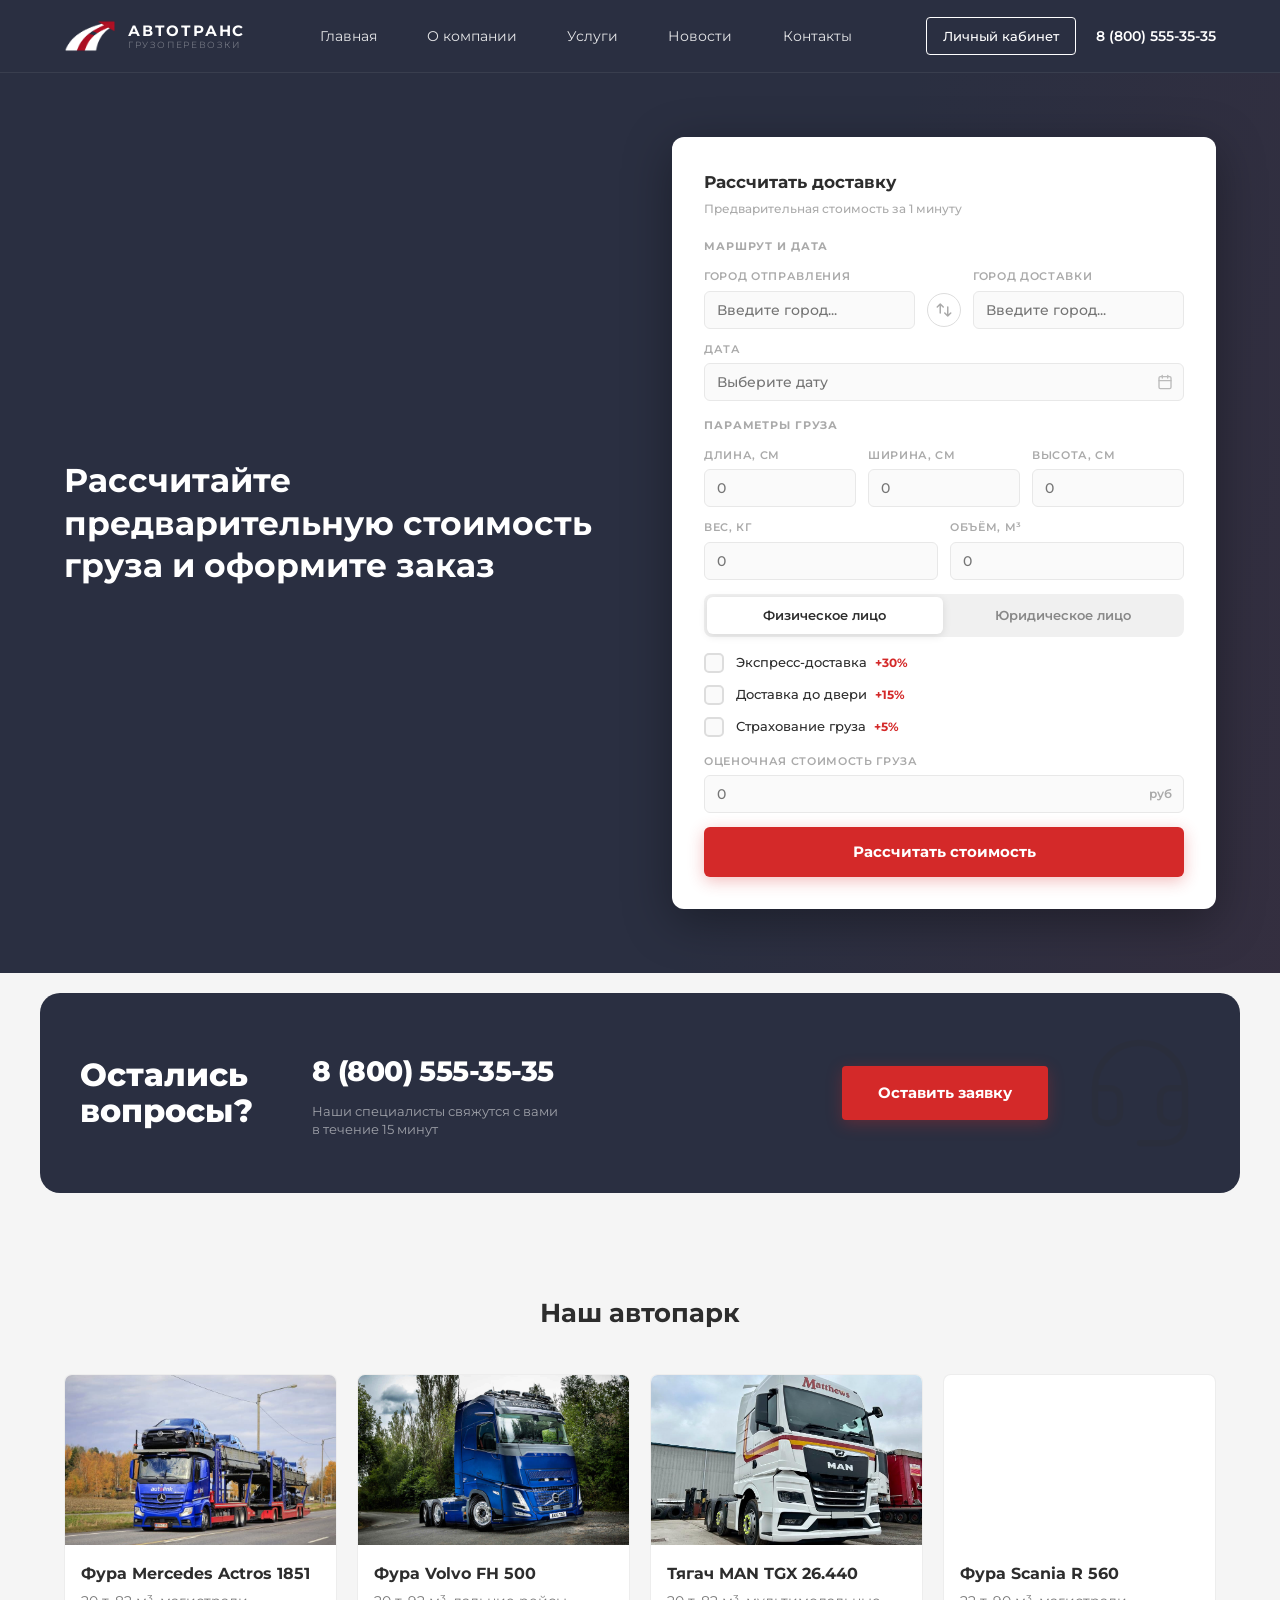
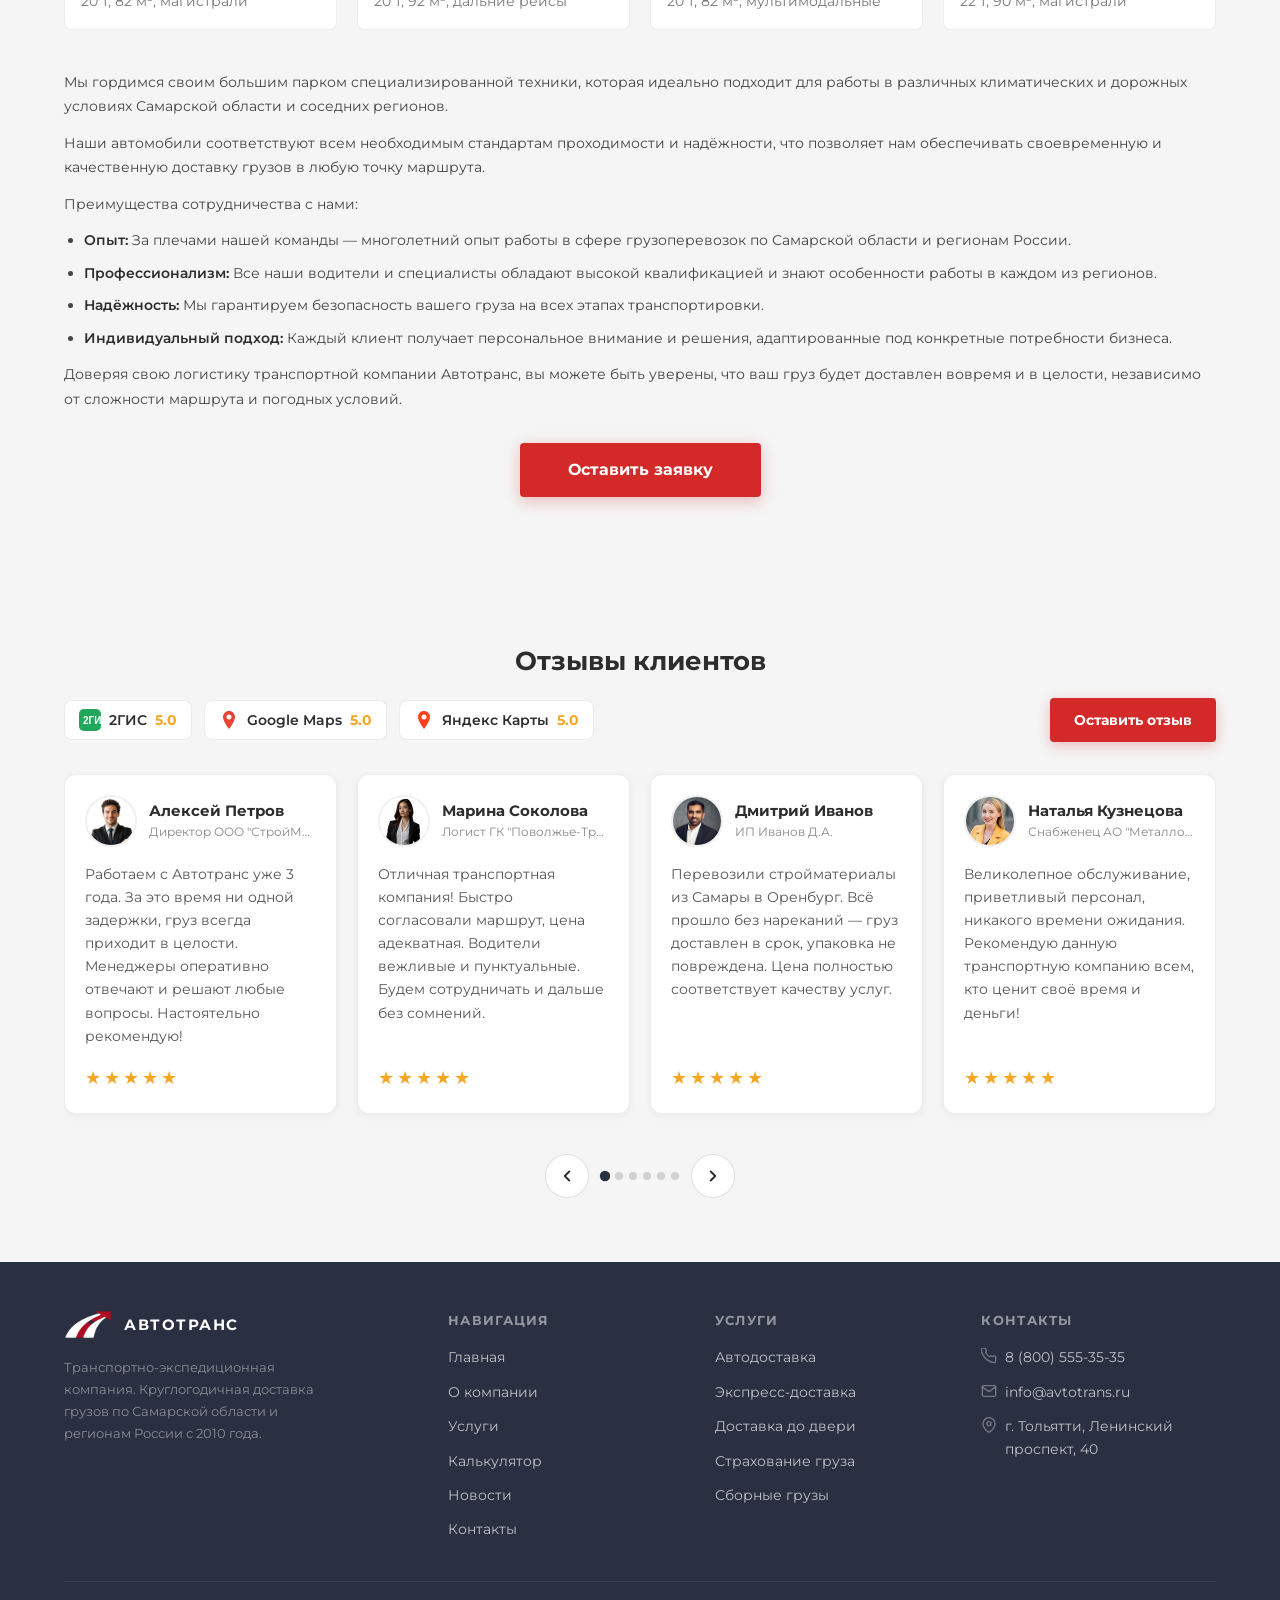
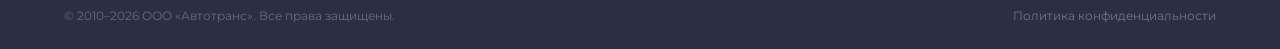
<file: calculator.html>
<!DOCTYPE html>
<html lang="ru">
<head>
  <meta charset="UTF-8" />
  <meta name="viewport" content="width=device-width, initial-scale=1.0" />
  <meta name="description" content="Онлайн-калькулятор Автотранс: рассчитайте предварительную стоимость перевозки по расстоянию, весу и габаритам груза.">
  <title>Калькулятор доставки — Автотранс</title>
  <link rel="preconnect" href="https://fonts.googleapis.com" />
  <link rel="preconnect" href="https://fonts.gstatic.com" crossorigin />
  <link href="https://fonts.googleapis.com/css2?family=Montserrat:wght@300;400;500;600;700;800&display=swap" rel="stylesheet" />
  <link rel="stylesheet" href="style.css?v=20261114-2" />
  <link rel="icon" type="image/png" sizes="64x64" href="assets/logo/favicon-64.png">
  <link rel="apple-touch-icon" href="assets/logo/apple-touch-icon.png">
  <meta name="theme-color" content="#2A2F41">
</head>
<body>

<header class="header" id="header">
    <div class="header__container">
      <a href="index.html" class="header__logo" aria-label="Автотранс — на главную">
        <img src="assets/logo/autotrans-mark-light.png" alt="" class="header__logo-icon" width="52" height="32">
        <div class="header__logo-text">
          <span class="header__logo-name">АВТОТРАНС</span>
          <span class="header__logo-slogan">Грузоперевозки</span>
        </div>
      </a>
      <nav class="header__nav" aria-label="Основная навигация">
        <ul class="header__nav-list">
          <li><a href="index.html" class="header__nav-link">Главная</a></li>
          <li><a href="about.html" class="header__nav-link">О компании</a></li>
          <li><a href="services.html" class="header__nav-link">Услуги</a></li>
          <li><a href="news.html" class="header__nav-link">Новости</a></li>
          <li><a href="contacts.html" class="header__nav-link">Контакты</a></li>
        </ul>
      </nav>
      <div class="header__actions">
        <a href="login-register.html" class="header__btn-cabinet">Личный кабинет</a>
        <a href="tel:88005553535" class="header__phone">8 (800) 555-35-35</a>
      </div>
      <button class="header__burger" id="headerBurger" aria-label="Открыть меню" aria-expanded="false">
        <span></span><span></span><span></span>
      </button>
    </div>

    <div class="header__mobile-menu" id="mobileMenu" role="dialog" aria-label="Мобильное меню">
      <nav aria-label="Мобильная навигация">
        <ul class="header__nav-list">
          <li><a href="index.html" class="header__nav-link">Главная</a></li>
          <li><a href="about.html" class="header__nav-link">О компании</a></li>
          <li><a href="services.html" class="header__nav-link">Услуги</a></li>
          <li><a href="news.html" class="header__nav-link">Новости</a></li>
          <li><a href="contacts.html" class="header__nav-link">Контакты</a></li>
        </ul>
      </nav>
      <div class="header__mobile-bottom">
        <a href="login-register.html" class="header__btn-cabinet">Личный кабинет</a>
        <a href="tel:88005553535" class="header__phone">8 (800) 555-35-35</a>
      </div>
    </div>
  </header>

<section class="calc-page" aria-label="Калькулятор доставки">
  <div class="calc-page__container">

    
    <div class="calc-page__left reveal-left">
      <h1 class="calc-page__title">Рассчитайте предварительную стоимость груза и оформите заказ</h1>
    </div>

    
    <div class="calc-page__right reveal">
      <div class="calc-card">
        <div class="calc-card__header">
          <h2 class="calc-card__title">Рассчитать доставку</h2>
          <p class="calc-card__subtitle">Предварительная стоимость за 1 минуту</p>
        </div>

        <form class="calc-card__form" id="calcPageForm" novalidate>

          
          <div class="calc-card__section-label">Маршрут и дата</div>

          <div class="calc-card__route">
            <div class="calc-field">
              <label class="calc-field__label" for="calcFrom">Город отправления</label>
              <div class="calc-field__ac-wrap">
                <input class="calc-field__input" type="text" id="calcFrom" autocomplete="off" placeholder="Введите город..." />
                <ul class="calc-field__dropdown" id="fromDropdown" role="listbox"></ul>
              </div>
            </div>

            <button type="button" class="calc-card__swap" id="calcSwap" aria-label="Поменять города">
              <svg width="18" height="18" viewBox="0 0 24 24" fill="none" stroke="currentColor" stroke-width="2" stroke-linecap="round" stroke-linejoin="round" aria-hidden="true">
                <path d="M7 16V4m0 0L3 8m4-4l4 4"/><path d="M17 8v12m0 0l4-4m-4 4l-4-4"/>
              </svg>
            </button>

            <div class="calc-field">
              <label class="calc-field__label" for="calcTo">Город доставки</label>
              <div class="calc-field__ac-wrap">
                <input class="calc-field__input" type="text" id="calcTo" autocomplete="off" placeholder="Введите город..." />
                <ul class="calc-field__dropdown" id="toDropdown" role="listbox"></ul>
              </div>
            </div>
          </div>

          
          <div class="calc-field" style="margin-top:12px;">
            <label class="calc-field__label" for="calcDateInput">Дата</label>
            <div class="calc-dp-wrap" id="datepickerWrap">
              <input class="calc-field__input calc-field__input--icon" type="text" id="calcDateInput" readonly placeholder="Выберите дату" />
              <svg class="calc-field__icon" width="16" height="16" viewBox="0 0 24 24" fill="none" stroke="currentColor" stroke-width="2" stroke-linecap="round" stroke-linejoin="round" aria-hidden="true">
                <rect x="3" y="4" width="18" height="18" rx="2"/><line x1="16" y1="2" x2="16" y2="6"/><line x1="8" y1="2" x2="8" y2="6"/><line x1="3" y1="10" x2="21" y2="10"/>
              </svg>
              <div class="dp" id="datepicker">
                <div class="dp__header">
                  <button type="button" class="dp__nav" id="dpPrev">&#8592;</button>
                  <span class="dp__month-year" id="dpMonthYear"></span>
                  <button type="button" class="dp__nav" id="dpNext">&#8594;</button>
                </div>
                <div class="dp__weekdays">
                  <span>Пн</span><span>Вт</span><span>Ср</span><span>Чт</span><span>Пт</span><span>Сб</span><span>Вс</span>
                </div>
                <div class="dp__days" id="dpDays"></div>
              </div>
            </div>
          </div>

          
          <div class="calc-card__section-label" style="margin-top:16px;">Параметры груза</div>

          <div class="calc-grid-3">
            <div class="calc-field">
              <label class="calc-field__label" for="calcLength">Длина, см</label>
              <input class="calc-field__input" type="number" id="calcLength" min="1" placeholder="0" />
            </div>
            <div class="calc-field">
              <label class="calc-field__label" for="calcWidth">Ширина, см</label>
              <input class="calc-field__input" type="number" id="calcWidth" min="1" placeholder="0" />
            </div>
            <div class="calc-field">
              <label class="calc-field__label" for="calcHeight">Высота, см</label>
              <input class="calc-field__input" type="number" id="calcHeight" min="1" placeholder="0" />
            </div>
          </div>

          <div class="calc-grid-2">
            <div class="calc-field">
              <label class="calc-field__label" for="calcWeight">Вес, кг</label>
              <input class="calc-field__input" type="number" id="calcWeight" min="0.1" step="0.1" placeholder="0" />
            </div>
            <div class="calc-field">
              <label class="calc-field__label" for="calcVolume">Объём, м³</label>
              <input class="calc-field__input" type="number" id="calcVolume" min="0.01" step="0.01" placeholder="0" />
            </div>
          </div>

          
          <div class="calc-toggle" id="clientToggle" style="margin-top:14px;">
            <button type="button" class="calc-toggle__btn is-active" data-value="physical">Физическое лицо</button>
            <button type="button" class="calc-toggle__btn" data-value="legal">Юридическое лицо</button>
            <input type="hidden" id="calcClientType" value="physical" />
          </div>

          
          <div class="calc-checks">
            <label class="calc-check">
              <input type="checkbox" class="calc-check__input" id="checkExpress" />
              <span class="calc-check__box">
                <svg class="calc-check__tick" viewBox="0 0 12 10" fill="none" aria-hidden="true">
                  <path d="M1 5l3.5 3.5L11 1" stroke="white" stroke-width="2" stroke-linecap="round" stroke-linejoin="round"/>
                </svg>
              </span>
              <span class="calc-check__label">Экспресс-доставка <span class="calc-check__hint">+30%</span></span>
            </label>
            <label class="calc-check">
              <input type="checkbox" class="calc-check__input" id="checkDoor" />
              <span class="calc-check__box">
                <svg class="calc-check__tick" viewBox="0 0 12 10" fill="none" aria-hidden="true">
                  <path d="M1 5l3.5 3.5L11 1" stroke="white" stroke-width="2" stroke-linecap="round" stroke-linejoin="round"/>
                </svg>
              </span>
              <span class="calc-check__label">Доставка до двери <span class="calc-check__hint">+15%</span></span>
            </label>
            <label class="calc-check">
              <input type="checkbox" class="calc-check__input" id="checkInsure" />
              <span class="calc-check__box">
                <svg class="calc-check__tick" viewBox="0 0 12 10" fill="none" aria-hidden="true">
                  <path d="M1 5l3.5 3.5L11 1" stroke="white" stroke-width="2" stroke-linecap="round" stroke-linejoin="round"/>
                </svg>
              </span>
              <span class="calc-check__label">Страхование груза <span class="calc-check__hint">+5%</span></span>
            </label>
          </div>

          
          <div class="calc-field" style="margin-bottom:14px;">
            <label class="calc-field__label" for="calcCargoValue">Оценочная стоимость груза</label>
            <div class="calc-field__rub-wrap">
              <input class="calc-field__input" type="number" id="calcCargoValue" min="0" placeholder="0" />
              <span class="calc-field__rub">руб</span>
            </div>
          </div>

          
          <button type="submit" class="calc-card__submit">Рассчитать стоимость</button>

          
          <div class="calc-result" id="calcResult">
            <div class="calc-result__label">Предварительная стоимость</div>
            <div class="calc-result__price" id="calcResultPrice">—</div>
          </div>

        </form>
      </div>
    </div>

  </div>
</section>

<section class="cta-contact" aria-labelledby="ctaTitleCalc">
  <div class="cta-contact__inner reveal">
    <h2 class="cta-contact__heading" id="ctaTitleCalc">Остались<br>вопросы?</h2>
    <div class="cta-contact__phone-block">
      <a href="tel:88005553535" class="cta-contact__phone">8 (800) 555-35-35</a>
      <p class="cta-contact__sub">Наши специалисты свяжутся с вами<br> в течение 15 минут</p>
    </div>
    <button class="cta-contact__btn" id="openModalCta" type="button">Оставить заявку</button>
    
    <svg class="cta-contact__icon" width="120" height="120" viewBox="0 0 24 24" fill="none" stroke="currentColor" stroke-width="1.25" stroke-linecap="round" stroke-linejoin="round" aria-hidden="true">
        <path d="M3 11h3a2 2 0 0 1 2 2v3a2 2 0 0 1-2 2H5a2 2 0 0 1-2-2v-5Zm0 0a9 9 0 1 1 18 0m0 0v5a2 2 0 0 1-2 2h-1a2 2 0 0 1-2-2v-3a2 2 0 0 1 2-2h3Z"/>
        <path d="M21 16v2a4 4 0 0 1-4 4h-5"/>
      </svg>
  </div>
</section>

<section class="fleet" aria-labelledby="fleetTitle">
    <div class="fleet__container">
      <h2 class="fleet__title reveal" id="fleetTitle">Наш автопарк</h2>

      <div class="fleet__grid">

        
        <article class="fleet__card reveal reveal-d1">
          <div class="fleet__card-img-wrap">
            <img
              src="assets/photos/fleet-mercedes.jpg"
              alt="Фура Mercedes Actros 1851"
              class="fleet__card-img"
              width="400" height="250"
              loading="lazy"
              decoding="async"
            >
          </div>
          <div class="fleet__card-body">
            <h3 class="fleet__card-title">Фура Mercedes Actros 1851</h3>
            <p class="fleet__card-specs">20&nbsp;т, 82&nbsp;м³, магистрали</p>
          </div>
        </article>

        
        <article class="fleet__card reveal reveal-d2">
          <div class="fleet__card-img-wrap">
            <img
              src="assets/photos/fleet-volvo.jpg"
              alt="Фура Volvo FH 500"
              class="fleet__card-img"
              width="400" height="250"
              loading="lazy"
              decoding="async"
            >
          </div>
          <div class="fleet__card-body">
            <h3 class="fleet__card-title">Фура Volvo FH 500</h3>
            <p class="fleet__card-specs">20&nbsp;т, 92&nbsp;м³, дальние рейсы</p>
          </div>
        </article>

        
        <article class="fleet__card reveal reveal-d3">
          <div class="fleet__card-img-wrap">
            <img
              src="assets/photos/fleet-man.jpg"
              alt="Тягач MAN TGX 26.440"
              class="fleet__card-img"
              width="400" height="250"
              loading="lazy"
              decoding="async"
            >
          </div>
          <div class="fleet__card-body">
            <h3 class="fleet__card-title">Тягач MAN TGX 26.440</h3>
            <p class="fleet__card-specs">20&nbsp;т, 82&nbsp;м³, мультимодальные</p>
          </div>
        </article>

        
        <article class="fleet__card reveal reveal-d4">
          <div class="fleet__card-img-wrap">
            <img
              src="assets/photos/fleet-scania.jpg"
              alt="Фура Scania R 560"
              class="fleet__card-img"
              width="400" height="250"
              loading="lazy"
              decoding="async"
            >
          </div>
          <div class="fleet__card-body">
            <h3 class="fleet__card-title">Фура Scania R&nbsp;560</h3>
            <p class="fleet__card-specs">22&nbsp;т, 90&nbsp;м³, магистрали</p>
          </div>
        </article>

      </div>

      
      <div class="fleet__desc reveal">
        <p>Мы гордимся своим большим парком специализированной техники, которая идеально подходит для работы в различных климатических и дорожных условиях Самарской области и соседних регионов.</p>
        <p>Наши автомобили соответствуют всем необходимым стандартам проходимости и надёжности, что позволяет нам обеспечивать своевременную и качественную доставку грузов в любую точку маршрута.</p>
        <p>Преимущества сотрудничества с нами:</p>
        <ul>
          <li><strong>Опыт:</strong> За плечами нашей команды — многолетний опыт работы в сфере грузоперевозок по Самарской области и регионам России.</li>
          <li><strong>Профессионализм:</strong> Все наши водители и специалисты обладают высокой квалификацией и знают особенности работы в каждом из регионов.</li>
          <li><strong>Надёжность:</strong> Мы гарантируем безопасность вашего груза на всех этапах транспортировки.</li>
          <li><strong>Индивидуальный подход:</strong> Каждый клиент получает персональное внимание и решения, адаптированные под конкретные потребности бизнеса.</li>
        </ul>
        <p>Доверяя свою логистику транспортной компании Автотранс, вы можете быть уверены, что ваш груз будет доставлен вовремя и в целости, независимо от сложности маршрута и погодных условий.</p>
      </div>

      
      <div class="fleet__cta reveal">
        <button class="fleet__btn" id="openModal" type="button">Оставить заявку</button>
      </div>

    </div>
  </section>

<section class="reviews" aria-labelledby="reviewsTitle">
    <div class="reviews__container">

      <h2 class="reviews__title reveal" id="reviewsTitle">Отзывы клиентов</h2>

      <div class="reviews__header reveal">
        
        <div class="reviews__meta">
          <a href="https://2gis.ru/tolyatti/search/Автотранс" target="_blank" rel="noopener noreferrer" class="reviews__badge" aria-label="2ГИС — рейтинг 5.0">
            <svg width="22" height="22" viewBox="0 0 22 22" fill="none" aria-hidden="true">
              <rect width="22" height="22" rx="5" fill="#1FA85C"/>
              <text x="4" y="15" font-size="10" font-weight="800" fill="white" font-family="sans-serif">2ГИС</text>
            </svg>
            <span>2ГИС</span>
            <span class="reviews__badge-score">5.0</span>
          </a>
          <a href="https://www.google.com/maps/search/Автотранс+Тольятти" target="_blank" rel="noopener noreferrer" class="reviews__badge" aria-label="Google Maps — рейтинг 5.0">
            <svg width="20" height="20" viewBox="0 0 20 20" fill="none" aria-hidden="true">
              <path d="M10 1C6.68 1 4 3.68 4 7c0 4.5 6 12 6 12s6-7.5 6-12c0-3.32-2.68-6-6-6z" fill="#EA4335"/>
              <circle cx="10" cy="7" r="2.5" fill="white"/>
            </svg>
            <span>Google Maps</span>
            <span class="reviews__badge-score">5.0</span>
          </a>
          <a href="https://yandex.ru/maps/?text=Автотранс%20Тольятти" target="_blank" rel="noopener noreferrer" class="reviews__badge" aria-label="Яндекс Карты — рейтинг 5.0">
            <svg width="20" height="20" viewBox="0 0 20 20" fill="none" aria-hidden="true">
              <path d="M10 1C6.68 1 4 3.68 4 7c0 4.5 6 12 6 12s6-7.5 6-12c0-3.32-2.68-6-6-6z" fill="#FC3F1D"/>
              <circle cx="10" cy="7" r="2.5" fill="white"/>
            </svg>
            <span>Яндекс Карты</span>
            <span class="reviews__badge-score">5.0</span>
          </a>
        </div>

        
        <div class="reviews__leave-wrap">
          <button class="reviews__leave-btn" id="leaveReviewBtn" type="button">Оставить отзыв</button>
          <div class="reviews__dropdown" id="leaveReviewDropdown" role="menu">
            <a href="https://yandex.ru/maps/?text=Автотранс%20Тольятти" target="_blank" rel="noopener noreferrer" role="menuitem">
              <svg width="18" height="18" viewBox="0 0 20 20" fill="none"><path d="M10 1C6.68 1 4 3.68 4 7c0 4.5 6 12 6 12s6-7.5 6-12c0-3.32-2.68-6-6-6z" fill="#EA4335"/><circle cx="10" cy="7" r="2.5" fill="white"/></svg>
              Яндекс Карты
            </a>
            <a href="https://2gis.ru/tolyatti/search/Автотранс" target="_blank" rel="noopener noreferrer" role="menuitem">
              <svg width="18" height="18" viewBox="0 0 22 22" fill="none"><rect width="22" height="22" rx="5" fill="#1FA85C"/><text x="4" y="15" font-size="10" font-weight="800" fill="white" font-family="sans-serif">2ГИС</text></svg>
              2ГИС
            </a>
          </div>
        </div>
      </div>

      
      <div class="reviews__slider reveal" id="reviewsSlider">
        <div class="reviews__track" id="reviewsTrack">
          
        <article class="review-card">
          <div class="review-card__head">
            <img src="assets/photos/avatar-alexey.jpg" alt="Алексей Петров" class="review-card__avatar" width="52" height="52" loading="lazy" decoding="async">
            <div class="review-card__info">
              <div class="review-card__name">Алексей Петров</div>
              <div class="review-card__role">Директор ООО "СтройМаш"</div>
            </div>
          </div>
          <p class="review-card__text">Работаем с Автотранс уже 3 года. За это время ни одной задержки, груз всегда приходит в целости. Менеджеры оперативно отвечают и решают любые вопросы. Настоятельно рекомендую!</p>
          <div class="review-card__stars" aria-label="Оценка 5 из 5"><span class="review-card__star" aria-hidden="true">★</span><span class="review-card__star" aria-hidden="true">★</span><span class="review-card__star" aria-hidden="true">★</span><span class="review-card__star" aria-hidden="true">★</span><span class="review-card__star" aria-hidden="true">★</span></div>
        </article>
        <article class="review-card">
          <div class="review-card__head">
            <img src="assets/photos/avatar-marina.jpg" alt="Марина Соколова" class="review-card__avatar" width="52" height="52" loading="lazy" decoding="async">
            <div class="review-card__info">
              <div class="review-card__name">Марина Соколова</div>
              <div class="review-card__role">Логист ГК "Поволжье-Трейд"</div>
            </div>
          </div>
          <p class="review-card__text">Отличная транспортная компания! Быстро согласовали маршрут, цена адекватная. Водители вежливые и пунктуальные. Будем сотрудничать и дальше без сомнений.</p>
          <div class="review-card__stars" aria-label="Оценка 5 из 5"><span class="review-card__star" aria-hidden="true">★</span><span class="review-card__star" aria-hidden="true">★</span><span class="review-card__star" aria-hidden="true">★</span><span class="review-card__star" aria-hidden="true">★</span><span class="review-card__star" aria-hidden="true">★</span></div>
        </article>
        <article class="review-card">
          <div class="review-card__head">
            <img src="assets/photos/avatar-dmitry.jpg" alt="Дмитрий Иванов" class="review-card__avatar" width="52" height="52" loading="lazy" decoding="async">
            <div class="review-card__info">
              <div class="review-card__name">Дмитрий Иванов</div>
              <div class="review-card__role">ИП Иванов Д.А.</div>
            </div>
          </div>
          <p class="review-card__text">Перевозили стройматериалы из Самары в Оренбург. Всё прошло без нареканий — груз доставлен в срок, упаковка не повреждена. Цена полностью соответствует качеству услуг.</p>
          <div class="review-card__stars" aria-label="Оценка 5 из 5"><span class="review-card__star" aria-hidden="true">★</span><span class="review-card__star" aria-hidden="true">★</span><span class="review-card__star" aria-hidden="true">★</span><span class="review-card__star" aria-hidden="true">★</span><span class="review-card__star" aria-hidden="true">★</span></div>
        </article>
        <article class="review-card">
          <div class="review-card__head">
            <img src="assets/photos/avatar-natalya.jpg" alt="Наталья Кузнецова" class="review-card__avatar" width="52" height="52" loading="lazy" decoding="async">
            <div class="review-card__info">
              <div class="review-card__name">Наталья Кузнецова</div>
              <div class="review-card__role">Снабженец АО "Металлострой"</div>
            </div>
          </div>
          <p class="review-card__text">Великолепное обслуживание, приветливый персонал, никакого времени ожидания. Рекомендую данную транспортную компанию всем, кто ценит своё время и деньги!</p>
          <div class="review-card__stars" aria-label="Оценка 5 из 5"><span class="review-card__star" aria-hidden="true">★</span><span class="review-card__star" aria-hidden="true">★</span><span class="review-card__star" aria-hidden="true">★</span><span class="review-card__star" aria-hidden="true">★</span><span class="review-card__star" aria-hidden="true">★</span></div>
        </article>
        <article class="review-card">
          <div class="review-card__head">
            <img src="assets/photos/avatar-sergey.jpg" alt="Сергей Морозов" class="review-card__avatar" width="52" height="52" loading="lazy" decoding="async">
            <div class="review-card__info">
              <div class="review-card__name">Сергей Морозов</div>
              <div class="review-card__role">Руководитель ООО "ПромТех"</div>
            </div>
          </div>
          <p class="review-card__text">Сотрудничаем с Автотранс уже полгода. Стабильно, надёжно, без сюрпризов. Особенно ценю, что всегда можно отследить, где находится груз. Отличная работа команды!</p>
          <div class="review-card__stars" aria-label="Оценка 5 из 5"><span class="review-card__star" aria-hidden="true">★</span><span class="review-card__star" aria-hidden="true">★</span><span class="review-card__star" aria-hidden="true">★</span><span class="review-card__star" aria-hidden="true">★</span><span class="review-card__star" aria-hidden="true">★</span></div>
        </article>
        <article class="review-card">
          <div class="review-card__head">
            <img src="assets/photos/avatar-elena.jpg" alt="Елена Захарова" class="review-card__avatar" width="52" height="52" loading="lazy" decoding="async">
            <div class="review-card__info">
              <div class="review-card__name">Елена Захарова</div>
              <div class="review-card__role">Менеджер по логистике "АвтоДеталь"</div>
            </div>
          </div>
          <p class="review-card__text">Перевозили партию автозапчастей. Всё закрепили и доставили в идеальном состоянии. Очень профессиональная команда, буду рекомендовать всем коллегам и партнёрам.</p>
          <div class="review-card__stars" aria-label="Оценка 5 из 5"><span class="review-card__star" aria-hidden="true">★</span><span class="review-card__star" aria-hidden="true">★</span><span class="review-card__star" aria-hidden="true">★</span><span class="review-card__star" aria-hidden="true">★</span><span class="review-card__star" aria-hidden="true">★</span></div>
        </article>
        </div>
      </div>

      
      <div class="reviews__nav reveal">
        <button class="reviews__arrow" id="reviewsPrev" aria-label="Предыдущий отзыв">
          <svg width="18" height="18" viewBox="0 0 24 24" fill="none" stroke="currentColor" stroke-width="2.5" stroke-linecap="round" stroke-linejoin="round"><path d="M15 18l-6-6 6-6"/></svg>
        </button>
        <div class="reviews__dots" role="tablist" aria-label="Навигация отзывов">
          <button class="reviews__dot  is-active" data-index="0" aria-label="Перейти к отзыву 1"></button><button class="reviews__dot" data-index="1" aria-label="Перейти к отзыву 2"></button><button class="reviews__dot" data-index="2" aria-label="Перейти к отзыву 3"></button><button class="reviews__dot" data-index="3" aria-label="Перейти к отзыву 4"></button><button class="reviews__dot" data-index="4" aria-label="Перейти к отзыву 5"></button><button class="reviews__dot" data-index="5" aria-label="Перейти к отзыву 6"></button>
        </div>
        <button class="reviews__arrow" id="reviewsNext" aria-label="Следующий отзыв">
          <svg width="18" height="18" viewBox="0 0 24 24" fill="none" stroke="currentColor" stroke-width="2.5" stroke-linecap="round" stroke-linejoin="round"><path d="M9 18l6-6-6-6"/></svg>
        </button>
      </div>

    </div>
  </section>

<footer class="footer" aria-label="Подвал сайта">
  <div class="footer__container">
    <div class="footer__top">
      <div class="footer__brand">
        <a href="index.html" class="footer__logo" aria-label="Автотранс — на главную">
          <img src="assets/logo/autotrans-mark-light.png" alt="" class="footer__logo-icon" width="48" height="30">
          <span class="footer__logo-name">АВТОТРАНС</span>
        </a>
        <p class="footer__desc">Транспортно-экспедиционная компания. Круглогодичная доставка грузов по Самарской области и регионам России с 2010 года.</p>
      </div>
      <div>
        <p class="footer__col-title">Навигация</p>
        <nav class="footer__links" aria-label="Навигация в подвале">
          <a href="index.html" class="footer__link">Главная</a>
          <a href="about.html" class="footer__link">О компании</a>
          <a href="services.html" class="footer__link">Услуги</a>
          <a href="calculator.html" class="footer__link">Калькулятор</a>
          <a href="news.html" class="footer__link">Новости</a>
          <a href="contacts.html" class="footer__link">Контакты</a>
        </nav>
      </div>
      <div>
        <p class="footer__col-title">Услуги</p>
        <nav class="footer__links" aria-label="Услуги в подвале">
          <a href="service-detail.html?s=avtodostavka" class="footer__link">Автодоставка</a>
          <a href="service-detail.html?s=express" class="footer__link">Экспресс-доставка</a>
          <a href="service-detail.html?s=door" class="footer__link">Доставка до двери</a>
          <a href="service-detail.html?s=insurance" class="footer__link">Страхование груза</a>
          <a href="service-detail.html?s=sborniy" class="footer__link">Сборные грузы</a>
        </nav>
      </div>
      <div>
        <p class="footer__col-title">Контакты</p>
        <a href="tel:88005553535" class="footer__contact-item">
          <svg class="footer__contact-icon" width="16" height="16" viewBox="0 0 24 24" fill="none" stroke="currentColor" stroke-width="2" stroke-linecap="round" stroke-linejoin="round" aria-hidden="true"><path d="M22 16.92v3a2 2 0 01-2.18 2 19.79 19.79 0 01-8.63-3.07A19.5 19.5 0 013.07 10.8 19.79 19.79 0 01.22 2.18 2 2 0 012.18 0h3a2 2 0 012 1.72c.127.96.361 1.903.7 2.81a2 2 0 01-.45 2.11L6.91 7.09a16 16 0 006 6l.56-.56a2 2 0 012.11-.45c.907.339 1.85.573 2.81.7A2 2 0 0122 14.92z"/></svg>
          8 (800) 555-35-35
        </a>
        <a href="mailto:info@avtotrans.ru" class="footer__contact-item">
          <svg class="footer__contact-icon" width="16" height="16" viewBox="0 0 24 24" fill="none" stroke="currentColor" stroke-width="2" stroke-linecap="round" stroke-linejoin="round" aria-hidden="true"><path d="M4 4h16c1.1 0 2 .9 2 2v12c0 1.1-.9 2-2 2H4c-1.1 0-2-.9-2-2V6c0-1.1.9-2 2-2z"/><polyline points="22,6 12,13 2,6"/></svg>
          info@avtotrans.ru
        </a>
        <span class="footer__contact-item">
          <svg class="footer__contact-icon" width="16" height="16" viewBox="0 0 24 24" fill="none" stroke="currentColor" stroke-width="2" stroke-linecap="round" stroke-linejoin="round" aria-hidden="true"><path d="M21 10c0 7-9 13-9 13s-9-6-9-13a9 9 0 0118 0z"/><circle cx="12" cy="10" r="3"/></svg>
          г. Тольятти, Ленинский проспект, 40
        </span>
      </div>
    </div>
    <div class="footer__bottom">
      <span class="footer__copy">© 2010–2026 ООО «Автотранс». Все права защищены.</span>
      <a href="privacy.html" class="footer__policy">Политика конфиденциальности</a>
    </div>
  </div>
</footer>

<div class="modal-overlay" id="requestModal" role="dialog" aria-modal="true" aria-labelledby="modalTitle">
  <div class="modal" id="modalBox">
    <button class="modal__close" id="closeModal" aria-label="Закрыть">
      <svg width="16" height="16" viewBox="0 0 16 16" fill="none" aria-hidden="true"><path d="M2 2L14 14M14 2L2 14" stroke="currentColor" stroke-width="2" stroke-linecap="round"/></svg>
    </button>
    <div id="modalFormWrap">
      <h2 class="modal__title" id="modalTitle">Оставить заявку</h2>
      <form class="modal__form" id="requestForm" novalidate>
        <div class="modal__row">
          <div class="modal__field">
            <label for="req-name">Имя</label>
            <input type="text" id="req-name" name="name" placeholder="Ваше имя" autocomplete="name" />
          </div>
          <div class="modal__field">
            <label for="req-phone">Телефон *</label>
            <input type="tel" id="req-phone" name="phone" placeholder="+7 (___) ___-__-__" autocomplete="tel" required />
          </div>
        </div>
        <div class="modal__row">
          <div class="modal__field">
            <label for="req-from">Откуда</label>
            <input type="text" id="req-from" name="from" placeholder="Город отправления" />
          </div>
          <div class="modal__field">
            <label for="req-to">Куда</label>
            <input type="text" id="req-to" name="to" placeholder="Город доставки" />
          </div>
        </div>
        <div class="modal__field">
          <label for="req-cargo">Груз</label>
          <input type="text" id="req-cargo" name="cargo" placeholder="Описание, вес, габариты" />
        </div>
        <div class="modal__field">
          <label for="req-comment">Комментарий</label>
          <textarea id="req-comment" name="comment" rows="3" placeholder="Дополнительная информация..."></textarea>
        </div>
        <button type="submit" class="modal__submit">Отправить заявку</button>
      </form>
    </div>
    <div class="modal__success" id="modalSuccess" aria-live="polite">
      <div class="modal__success-icon">✓</div>
      <h3>Заявка принята!</h3>
      <p>Мы свяжемся с вами в течение 15 минут</p>
    </div>
  </div>
</div>

<script src="script.js?v=20261114-2" defer></script>
</body>
</html>
</file>
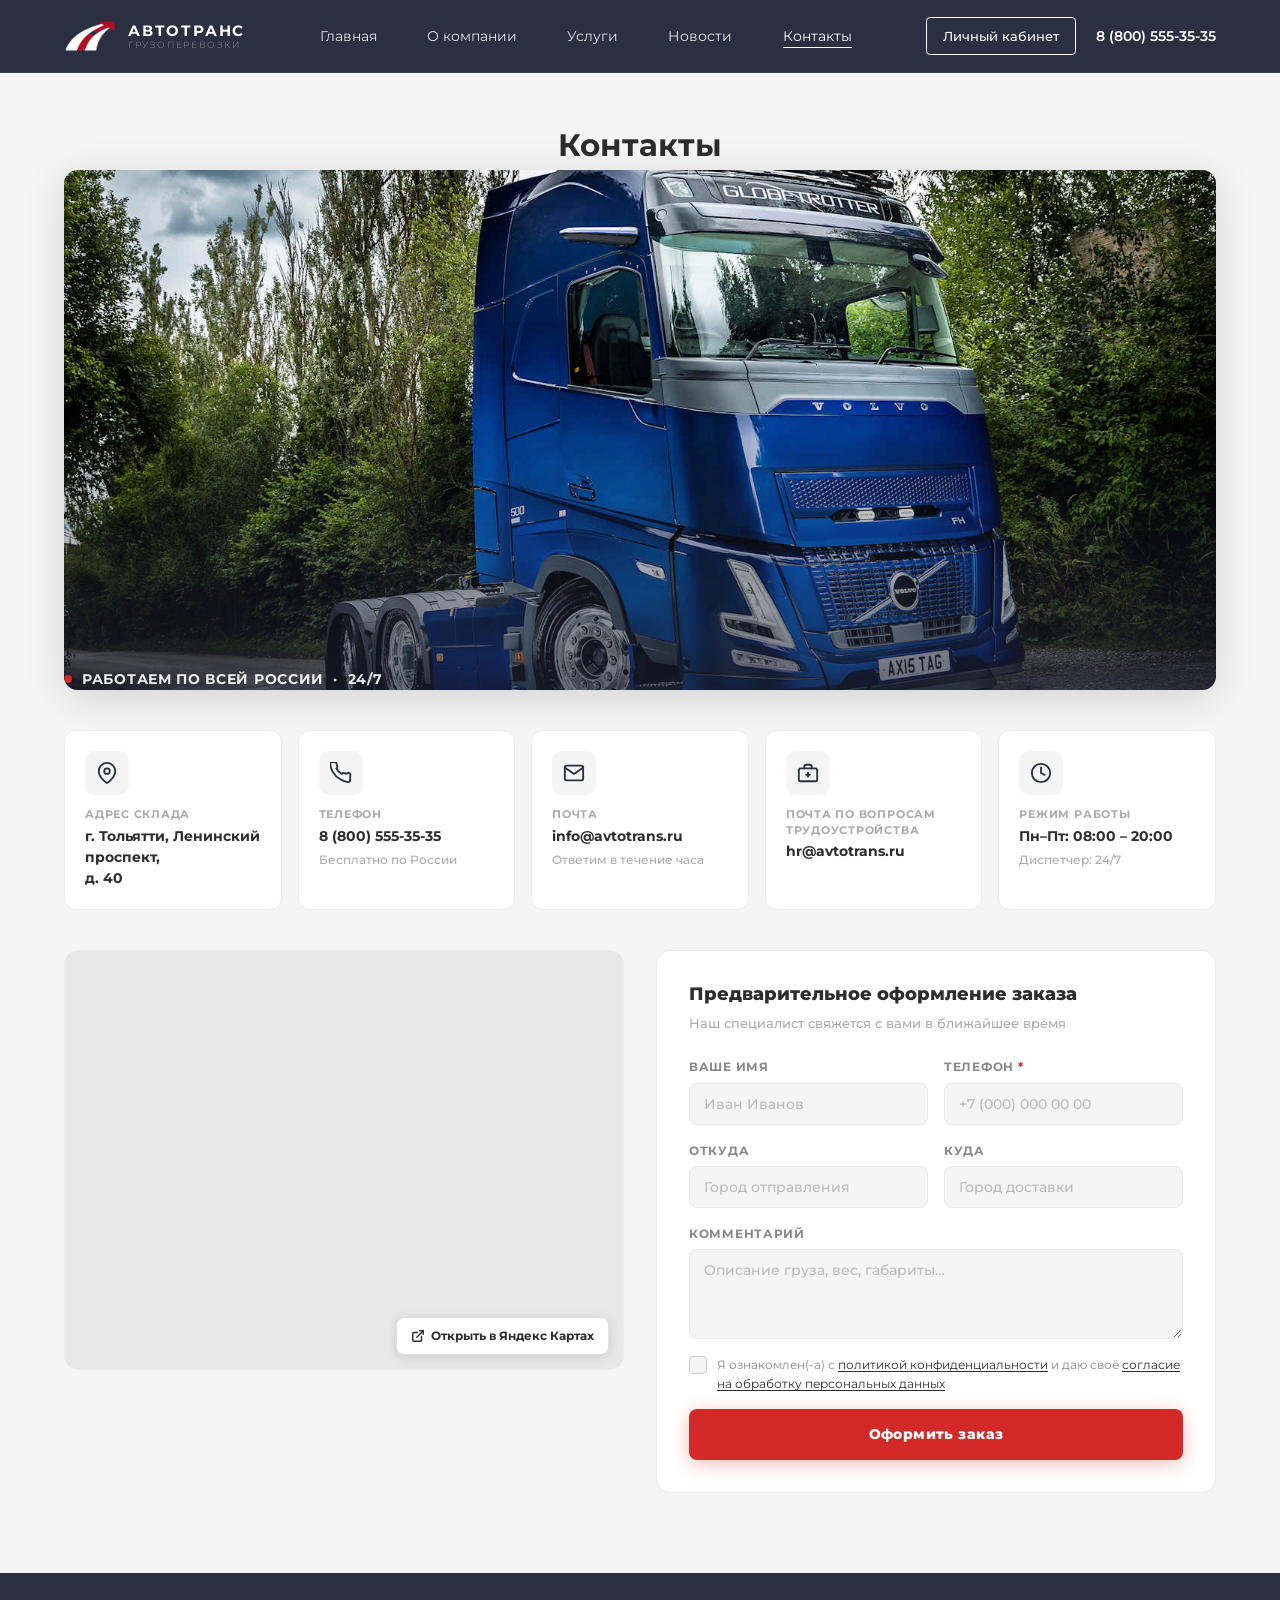
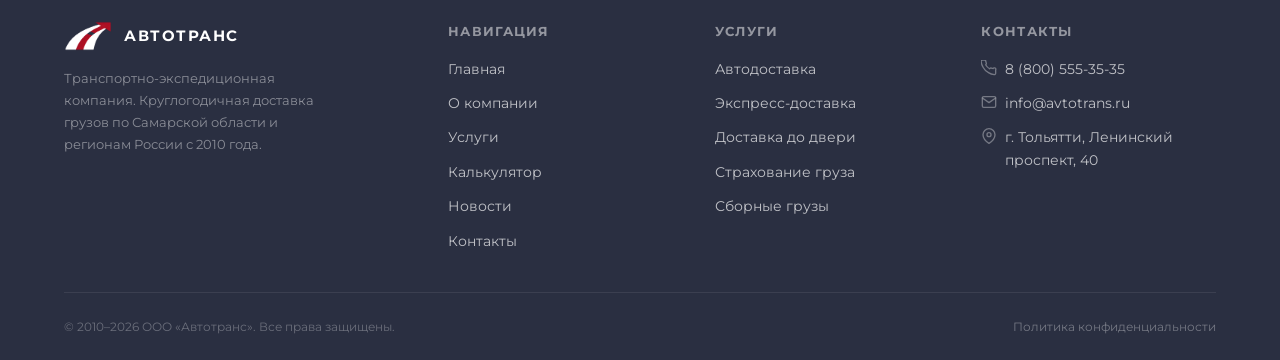
<file: contacts.html>
<!DOCTYPE html>
<html lang="ru">
<head>
  <meta charset="UTF-8" />
  <meta name="viewport" content="width=device-width, initial-scale=1.0" />
  <meta name="description" content="Контакты Автотранс в Тольятти: адрес, телефон, электронная почта, режим работы и форма заказа перевозки.">
  <title>Контакты — Автотранс</title>
  <link rel="preconnect" href="https://fonts.googleapis.com" />
  <link rel="preconnect" href="https://fonts.gstatic.com" crossorigin />
  <link href="https://fonts.googleapis.com/css2?family=Montserrat:wght@300;400;500;600;700;800&display=swap" rel="stylesheet" />
  <link rel="stylesheet" href="style.css?v=20261114-2" />
  <link rel="icon" type="image/png" sizes="64x64" href="assets/logo/favicon-64.png">
  <link rel="apple-touch-icon" href="assets/logo/apple-touch-icon.png">
  <meta name="theme-color" content="#2A2F41">
</head>
<body>

<header class="header" id="header">
    <div class="header__container">
      <a href="index.html" class="header__logo" aria-label="Автотранс — на главную">
        <img src="assets/logo/autotrans-mark-light.png" alt="" class="header__logo-icon" width="52" height="32">
        <div class="header__logo-text">
          <span class="header__logo-name">АВТОТРАНС</span>
          <span class="header__logo-slogan">Грузоперевозки</span>
        </div>
      </a>
      <nav class="header__nav" aria-label="Основная навигация">
        <ul class="header__nav-list">
          <li><a href="index.html" class="header__nav-link">Главная</a></li>
          <li><a href="about.html" class="header__nav-link">О компании</a></li>
          <li><a href="services.html" class="header__nav-link">Услуги</a></li>
          <li><a href="news.html" class="header__nav-link">Новости</a></li>
          <li><a href="contacts.html" class="header__nav-link header__nav-link--active">Контакты</a></li>
        </ul>
      </nav>
      <div class="header__actions">
        <a href="login-register.html" class="header__btn-cabinet">Личный кабинет</a>
        <a href="tel:88005553535" class="header__phone">8 (800) 555-35-35</a>
      </div>
      <button class="header__burger" id="headerBurger" aria-label="Открыть меню" aria-expanded="false">
        <span></span><span></span><span></span>
      </button>
    </div>

    <div class="header__mobile-menu" id="mobileMenu" role="dialog" aria-label="Мобильное меню">
      <nav aria-label="Мобильная навигация">
        <ul class="header__nav-list">
          <li><a href="index.html" class="header__nav-link">Главная</a></li>
          <li><a href="about.html" class="header__nav-link">О компании</a></li>
          <li><a href="services.html" class="header__nav-link">Услуги</a></li>
          <li><a href="news.html" class="header__nav-link">Новости</a></li>
          <li><a href="contacts.html" class="header__nav-link header__nav-link--active">Контакты</a></li>
        </ul>
      </nav>
      <div class="header__mobile-bottom">
        <a href="login-register.html" class="header__btn-cabinet">Личный кабинет</a>
        <a href="tel:88005553535" class="header__phone">8 (800) 555-35-35</a>
      </div>
    </div>
  </header>

<section class="ct-page" aria-labelledby="ctTitle">
  <div class="ct-container">

    <h1 class="ct-title reveal" id="ctTitle">Контакты</h1>

    
    <div class="ct-banner reveal">
      <img
        src="assets/photos/fleet-volvo.jpg"
        alt="Грузовик на осенней дороге"
        class="ct-banner__img"
        loading="eager" decoding="async"
        width="1400" height="520"
      />
      <div class="ct-banner__overlay">
        <div class="ct-banner__tagline">
          <span class="ct-banner__tagline-dot"></span>
          Работаем по всей России&nbsp;&nbsp;·&nbsp;&nbsp;24/7
        </div>
      </div>
    </div>

    
    <div class="ct-cards reveal">

      <div class="ct-card">
        <div class="ct-card__icon-wrap">
          <svg width="22" height="22" viewBox="0 0 24 24" fill="none" stroke="currentColor" stroke-width="2" stroke-linecap="round" stroke-linejoin="round" aria-hidden="true"><path d="M21 10c0 7-9 13-9 13s-9-6-9-13a9 9 0 0118 0z"/><circle cx="12" cy="10" r="3"/></svg>
        </div>
        <div class="ct-card__body">
          <p class="ct-card__label">Адрес склада</p>
          <p class="ct-card__value">г. Тольятти, Ленинский проспект,<br>д. 40</p>
        </div>
      </div>

      <div class="ct-card">
        <div class="ct-card__icon-wrap">
          <svg width="22" height="22" viewBox="0 0 24 24" fill="none" stroke="currentColor" stroke-width="2" stroke-linecap="round" stroke-linejoin="round" aria-hidden="true"><path d="M22 16.92v3a2 2 0 01-2.18 2 19.79 19.79 0 01-8.63-3.07A19.5 19.5 0 013.07 10.8 19.79 19.79 0 01.22 2.18 2 2 0 012.18 0h3a2 2 0 012 1.72c.127.96.361 1.903.7 2.81a2 2 0 01-.45 2.11L6.91 7.09a16 16 0 006 6l.56-.56a2 2 0 012.11-.45c.907.339 1.85.573 2.81.7A2 2 0 0122 14.92z"/></svg>
        </div>
        <div class="ct-card__body">
          <p class="ct-card__label">Телефон</p>
          <a href="tel:88005553535" class="ct-card__value ct-card__value--link">8 (800) 555-35-35</a>
          <p class="ct-card__hint">Бесплатно по России</p>
        </div>
      </div>

      <div class="ct-card">
        <div class="ct-card__icon-wrap">
          <svg width="22" height="22" viewBox="0 0 24 24" fill="none" stroke="currentColor" stroke-width="2" stroke-linecap="round" stroke-linejoin="round" aria-hidden="true"><path d="M4 4h16c1.1 0 2 .9 2 2v12c0 1.1-.9 2-2 2H4c-1.1 0-2-.9-2-2V6c0-1.1.9-2 2-2z"/><polyline points="22,6 12,13 2,6"/></svg>
        </div>
        <div class="ct-card__body">
          <p class="ct-card__label">Почта</p>
          <a href="mailto:info@avtotrans.ru" class="ct-card__value ct-card__value--link">info@avtotrans.ru</a>
          <p class="ct-card__hint">Ответим в течение часа</p>
        </div>
      </div>

      <div class="ct-card">
        <div class="ct-card__icon-wrap">
          <svg width="22" height="22" viewBox="0 0 24 24" fill="none" stroke="currentColor" stroke-width="2" stroke-linecap="round" stroke-linejoin="round" aria-hidden="true"><rect x="2" y="7" width="20" height="14" rx="2"/><path d="M16 7V5a2 2 0 00-2-2h-4a2 2 0 00-2 2v2"/><line x1="12" y1="12" x2="12" y2="16"/><line x1="10" y1="14" x2="14" y2="14"/></svg>
        </div>
        <div class="ct-card__body">
          <p class="ct-card__label">Почта по вопросам трудоустройства</p>
          <a href="mailto:hr@avtotrans.ru" class="ct-card__value ct-card__value--link">hr@avtotrans.ru</a>
        </div>
      </div>

      <div class="ct-card">
        <div class="ct-card__icon-wrap">
          <svg width="22" height="22" viewBox="0 0 24 24" fill="none" stroke="currentColor" stroke-width="2" stroke-linecap="round" stroke-linejoin="round" aria-hidden="true"><circle cx="12" cy="12" r="10"/><polyline points="12 6 12 12 16 14"/></svg>
        </div>
        <div class="ct-card__body">
          <p class="ct-card__label">Режим работы</p>
          <p class="ct-card__value">Пн–Пт: 08:00 – 20:00</p>
          <p class="ct-card__hint">Диспетчер: 24/7</p>
        </div>
      </div>

    </div>

    
    <div class="ct-bottom reveal">

      
      <div class="ct-map" aria-label="Карта с расположением офиса">
        <iframe
          src="https://yandex.ru/map-widget/v1/?ll=49.3461%2C53.5116&z=14&pt=49.3461,53.5116,pm2rdl"
          class="ct-map__iframe"
          title="Расположение офиса на карте"
          loading="lazy"
          allowfullscreen
          referrerpolicy="no-referrer-when-downgrade"
        ></iframe>
        <a
          href="https://yandex.ru/maps/?pt=49.3461,53.5116&z=14"
          class="ct-map__open-btn"
          target="_blank"
          rel="noopener noreferrer"
          aria-label="Открыть в Яндекс Картах"
        >
          <svg width="14" height="14" viewBox="0 0 24 24" fill="none" stroke="currentColor" stroke-width="2.5" stroke-linecap="round" stroke-linejoin="round" aria-hidden="true"><path d="M18 13v6a2 2 0 01-2 2H5a2 2 0 01-2-2V8a2 2 0 012-2h6"/><polyline points="15 3 21 3 21 9"/><line x1="10" y1="14" x2="21" y2="3"/></svg>
          Открыть в Яндекс Картах
        </a>
      </div>

      
      <div class="ct-form-wrap">
        <h2 class="ct-form__title">Предварительное оформление заказа</h2>
        <p class="ct-form__sub">Наш специалист свяжется с вами в ближайшее время</p>

        <form class="ct-form" id="ctForm" novalidate>
          <div class="ct-form__row">
            <div class="ct-form__field">
              <label for="ct-name" class="ct-form__label">Ваше имя</label>
              <input
                type="text" id="ct-name" name="name"
                class="ct-form__input" placeholder="Иван Иванов"
                autocomplete="name"
              />
            </div>
            <div class="ct-form__field">
              <label for="ct-phone" class="ct-form__label">Телефон <span class="ct-form__req">*</span></label>
              <input
                type="tel" id="ct-phone" name="phone"
                class="ct-form__input" placeholder="+7 (000) 000 00 00"
                autocomplete="tel" required
              />
            </div>
          </div>

          <div class="ct-form__row">
            <div class="ct-form__field">
              <label for="ct-from" class="ct-form__label">Откуда</label>
              <input type="text" id="ct-from" name="from" class="ct-form__input" placeholder="Город отправления"/>
            </div>
            <div class="ct-form__field">
              <label for="ct-to" class="ct-form__label">Куда</label>
              <input type="text" id="ct-to" name="to" class="ct-form__input" placeholder="Город доставки"/>
            </div>
          </div>

          <div class="ct-form__field">
            <label for="ct-comment" class="ct-form__label">Комментарий</label>
            <textarea id="ct-comment" name="comment" class="ct-form__input ct-form__textarea" rows="3" placeholder="Описание груза, вес, габариты…"></textarea>
          </div>

          <label class="ct-form__check">
            <input type="checkbox" id="ct-agree" name="agree" required />
            <span class="ct-form__check-box" aria-hidden="true"></span>
            <span class="ct-form__check-text">
              Я ознакомлен(-а) с
              <a href="privacy.html" class="ct-form__policy-link">политикой конфиденциальности</a>
              и даю своё
              <a href="privacy.html#consent" class="ct-form__policy-link">согласие на обработку персональных данных</a>
            </span>
          </label>

          <button type="submit" class="ct-form__submit" id="ctFormSubmit">Оформить заказ</button>

          <div class="ct-form__success" id="ctFormSuccess" aria-live="polite">
            <div class="ct-form__success-icon">✓</div>
            <p>Заявка принята! Мы свяжемся с вами в ближайшее время.</p>
          </div>
        </form>
      </div>

    </div>

  </div>
</section>

<footer class="footer" aria-label="Подвал сайта">
  <div class="footer__container">
    <div class="footer__top">
      <div class="footer__brand">
        <a href="index.html" class="footer__logo" aria-label="Автотранс — на главную">
          <img src="assets/logo/autotrans-mark-light.png" alt="" class="footer__logo-icon" width="48" height="30">
          <span class="footer__logo-name">АВТОТРАНС</span>
        </a>
        <p class="footer__desc">Транспортно-экспедиционная компания. Круглогодичная доставка грузов по Самарской области и регионам России с 2010 года.</p>
      </div>
      <div>
        <p class="footer__col-title">Навигация</p>
        <nav class="footer__links" aria-label="Навигация в подвале">
          <a href="index.html" class="footer__link">Главная</a>
          <a href="about.html" class="footer__link">О компании</a>
          <a href="services.html" class="footer__link">Услуги</a>
          <a href="calculator.html" class="footer__link">Калькулятор</a>
          <a href="news.html" class="footer__link">Новости</a>
          <a href="contacts.html" class="footer__link">Контакты</a>
        </nav>
      </div>
      <div>
        <p class="footer__col-title">Услуги</p>
        <nav class="footer__links" aria-label="Услуги в подвале">
          <a href="service-detail.html?s=avtodostavka" class="footer__link">Автодоставка</a>
          <a href="service-detail.html?s=express" class="footer__link">Экспресс-доставка</a>
          <a href="service-detail.html?s=door" class="footer__link">Доставка до двери</a>
          <a href="service-detail.html?s=insurance" class="footer__link">Страхование груза</a>
          <a href="service-detail.html?s=sborniy" class="footer__link">Сборные грузы</a>
        </nav>
      </div>
      <div>
        <p class="footer__col-title">Контакты</p>
        <a href="tel:88005553535" class="footer__contact-item">
          <svg class="footer__contact-icon" width="16" height="16" viewBox="0 0 24 24" fill="none" stroke="currentColor" stroke-width="2" stroke-linecap="round" stroke-linejoin="round" aria-hidden="true"><path d="M22 16.92v3a2 2 0 01-2.18 2 19.79 19.79 0 01-8.63-3.07A19.5 19.5 0 013.07 10.8 19.79 19.79 0 01.22 2.18 2 2 0 012.18 0h3a2 2 0 012 1.72c.127.96.361 1.903.7 2.81a2 2 0 01-.45 2.11L6.91 7.09a16 16 0 006 6l.56-.56a2 2 0 012.11-.45c.907.339 1.85.573 2.81.7A2 2 0 0122 14.92z"/></svg>
          8 (800) 555-35-35
        </a>
        <a href="mailto:info@avtotrans.ru" class="footer__contact-item">
          <svg class="footer__contact-icon" width="16" height="16" viewBox="0 0 24 24" fill="none" stroke="currentColor" stroke-width="2" stroke-linecap="round" stroke-linejoin="round" aria-hidden="true"><path d="M4 4h16c1.1 0 2 .9 2 2v12c0 1.1-.9 2-2 2H4c-1.1 0-2-.9-2-2V6c0-1.1.9-2 2-2z"/><polyline points="22,6 12,13 2,6"/></svg>
          info@avtotrans.ru
        </a>
        <span class="footer__contact-item">
          <svg class="footer__contact-icon" width="16" height="16" viewBox="0 0 24 24" fill="none" stroke="currentColor" stroke-width="2" stroke-linecap="round" stroke-linejoin="round" aria-hidden="true"><path d="M21 10c0 7-9 13-9 13s-9-6-9-13a9 9 0 0118 0z"/><circle cx="12" cy="10" r="3"/></svg>
          г. Тольятти, Ленинский проспект, 40
        </span>
      </div>
    </div>
    <div class="footer__bottom">
      <span class="footer__copy">© 2010–2026 ООО «Автотранс». Все права защищены.</span>
      <a href="privacy.html" class="footer__policy">Политика конфиденциальности</a>
    </div>
  </div>
</footer>

<script src="script.js?v=20261114-2" defer></script>
<script>
  // Contacts form
  const ctForm = document.getElementById('ctForm');
  const ctSuccess = document.getElementById('ctFormSuccess');
  if (ctForm) {
    ctForm.addEventListener('submit', function(e) {
      e.preventDefault();
      const phone = document.getElementById('ct-phone');
      const agree = document.getElementById('ct-agree');
      if (!phone.value.trim()) { phone.focus(); return; }
      if (!agree.checked) { agree.focus(); return; }
      ctForm.style.display = 'none';
      ctSuccess.style.display = 'flex';
    });
  }
</script>
</body>
</html>
</file>
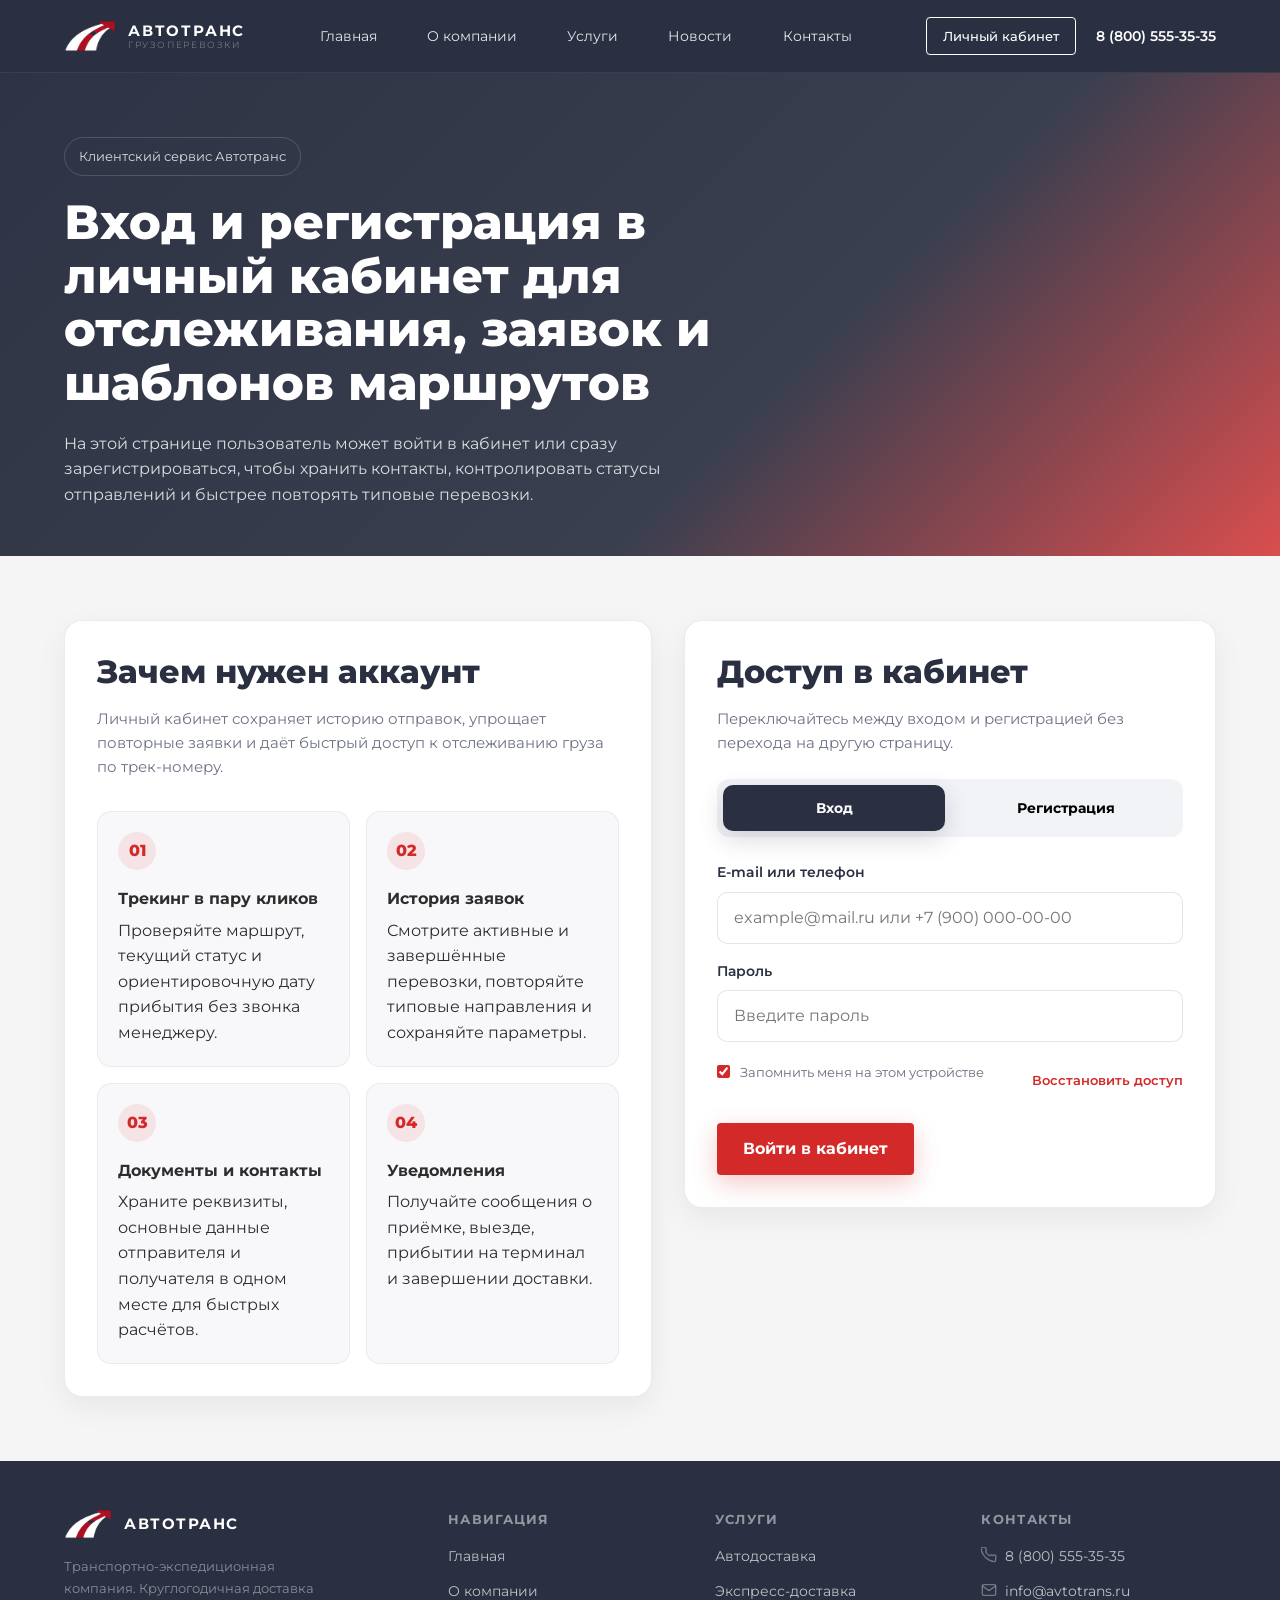
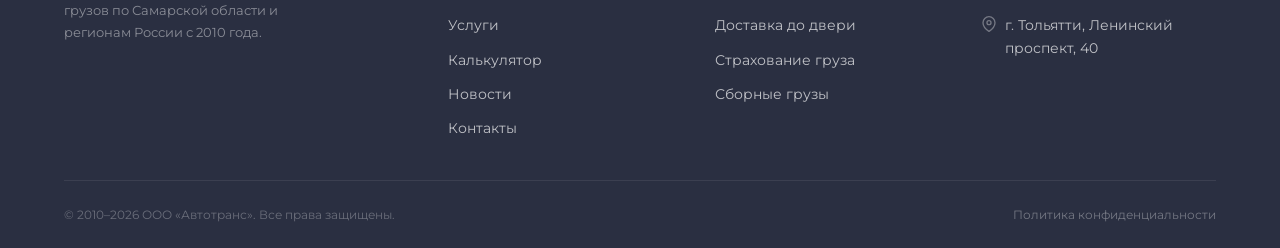
<file: login-register.html>
<!DOCTYPE html>
<html lang="ru">
<head>
  <meta charset="UTF-8">
  <meta name="viewport" content="width=device-width, initial-scale=1.0">
  <meta name="description" content="Вход и регистрация в личном кабинете Автотранс для отслеживания грузов и управления заявками.">
  <link rel="preconnect" href="https://fonts.googleapis.com">
  <link rel="preconnect" href="https://fonts.gstatic.com" crossorigin>
  <link href="https://fonts.googleapis.com/css2?family=Montserrat:wght@300;400;500;600;700;800&display=swap" rel="stylesheet">
  <link rel="stylesheet" href="style.css?v=20261114-2">
  <title>Автотранс — Вход и регистрация</title>
  <link rel="icon" type="image/png" sizes="64x64" href="assets/logo/favicon-64.png">
  <link rel="apple-touch-icon" href="assets/logo/apple-touch-icon.png">
  <meta name="theme-color" content="#2A2F41">
</head>
<body class="auth-page">
  <header class="header" id="header">
    <div class="header__container">
      <a href="index.html" class="header__logo" aria-label="Автотранс — на главную">
        <img src="assets/logo/autotrans-mark-light.png" alt="" class="header__logo-icon" width="52" height="32">
        <div class="header__logo-text">
          <span class="header__logo-name">АВТОТРАНС</span>
          <span class="header__logo-slogan">Грузоперевозки</span>
        </div>
      </a>
      <nav class="header__nav" aria-label="Основная навигация">
        <ul class="header__nav-list">
          <li><a href="index.html" class="header__nav-link">Главная</a></li>
          <li><a href="about.html" class="header__nav-link">О компании</a></li>
          <li><a href="services.html" class="header__nav-link">Услуги</a></li>
          <li><a href="news.html" class="header__nav-link">Новости</a></li>
          <li><a href="contacts.html" class="header__nav-link">Контакты</a></li>
        </ul>
      </nav>
      <div class="header__actions">
        <a href="login-register.html" class="header__btn-cabinet">Личный кабинет</a>
        <a href="tel:88005553535" class="header__phone">8 (800) 555-35-35</a>
      </div>
      <button class="header__burger" id="headerBurger" aria-label="Открыть меню" aria-expanded="false">
        <span></span><span></span><span></span>
      </button>
    </div>

    <div class="header__mobile-menu" id="mobileMenu" role="dialog" aria-label="Мобильное меню">
      <nav aria-label="Мобильная навигация">
        <ul class="header__nav-list">
          <li><a href="index.html" class="header__nav-link">Главная</a></li>
          <li><a href="about.html" class="header__nav-link">О компании</a></li>
          <li><a href="services.html" class="header__nav-link">Услуги</a></li>
          <li><a href="news.html" class="header__nav-link">Новости</a></li>
          <li><a href="contacts.html" class="header__nav-link">Контакты</a></li>
        </ul>
      </nav>
      <div class="header__mobile-bottom">
        <a href="login-register.html" class="header__btn-cabinet">Личный кабинет</a>
        <a href="tel:88005553535" class="header__phone">8 (800) 555-35-35</a>
      </div>
    </div>
  </header>
  <main>
    <section class="page-hero" aria-label="Вход и регистрация">
      <div class="page-hero__container">
        <span class="page-hero__eyebrow">Клиентский сервис Автотранс</span>
        <h1 class="page-hero__title">Вход и регистрация в личный кабинет для отслеживания, заявок и шаблонов маршрутов</h1>
        <p class="page-hero__text">На этой странице пользователь может войти в кабинет или сразу зарегистрироваться, чтобы хранить контакты, контролировать статусы отправлений и быстрее повторять типовые перевозки.</p>
      </div>
    </section>

    <section class="auth-layout">
      <div class="auth-benefits">
        <h2 class="auth-benefits__title">Зачем нужен аккаунт</h2>
        <p class="auth-benefits__text">Личный кабинет сохраняет историю отправок, упрощает повторные заявки и даёт быстрый доступ к отслеживанию груза по трек-номеру.</p>
        <div class="auth-features">
          <article class="auth-feature">
            <div class="auth-feature__num">01</div>
            <h3 class="auth-feature__title">Трекинг в пару кликов</h3>
            <p>Проверяйте маршрут, текущий статус и ориентировочную дату прибытия без звонка менеджеру.</p>
          </article>
          <article class="auth-feature">
            <div class="auth-feature__num">02</div>
            <h3 class="auth-feature__title">История заявок</h3>
            <p>Смотрите активные и завершённые перевозки, повторяйте типовые направления и сохраняйте параметры.</p>
          </article>
          <article class="auth-feature">
            <div class="auth-feature__num">03</div>
            <h3 class="auth-feature__title">Документы и контакты</h3>
            <p>Храните реквизиты, основные данные отправителя и получателя в одном месте для быстрых расчётов.</p>
          </article>
          <article class="auth-feature">
            <div class="auth-feature__num">04</div>
            <h3 class="auth-feature__title">Уведомления</h3>
            <p>Получайте сообщения о приёмке, выезде, прибытии на терминал и завершении доставки.</p>
          </article>
        </div>
      </div>

      <section class="auth-panel" aria-label="Формы входа и регистрации">
        <h2 class="auth-panel__title">Доступ в кабинет</h2>
        <p class="auth-panel__text">Переключайтесь между входом и регистрацией без перехода на другую страницу.</p>

        <div class="auth-switch" role="tablist" aria-label="Формы доступа">
          <button class="auth-switch__btn is-active" type="button" data-auth-tab="login" role="tab" aria-selected="true">Вход</button>
          <button class="auth-switch__btn" type="button" data-auth-tab="register" role="tab" aria-selected="false">Регистрация</button>
        </div>

        <form class="auth-form is-active" id="loginForm" data-auth-panel="login" novalidate>
          <div class="form-field">
            <label class="form-label" for="loginEmail">E-mail или телефон</label>
            <input class="form-input" id="loginEmail" type="text" placeholder="example@mail.ru или +7 (900) 000-00-00">
          </div>
          <div class="form-field">
            <label class="form-label" for="loginPassword">Пароль</label>
            <input class="form-input" id="loginPassword" type="password" placeholder="Введите пароль">
          </div>
          <div class="form-row-between">
            <label class="form-check"><input type="checkbox" checked> <span>Запомнить меня на этом устройстве</span></label>
            <a class="link-inline" href="mailto:info@avtotrans.ru?subject=%D0%92%D0%BE%D1%81%D1%81%D1%82%D0%B0%D0%BD%D0%BE%D0%B2%D0%BB%D0%B5%D0%BD%D0%B8%D0%B5%20%D0%B4%D0%BE%D1%81%D1%82%D1%83%D0%BF%D0%B0%20%D0%BA%20%D0%BB%D0%B8%D1%87%D0%BD%D0%BE%D0%BC%D1%83%20%D0%BA%D0%B0%D0%B1%D0%B8%D0%BD%D0%B5%D1%82%D1%83">Восстановить доступ</a>
          </div>
          <button class="btn-red" type="submit">Войти в кабинет</button>
          
        </form>

        <form class="auth-form" id="registerForm" data-auth-panel="register" novalidate>
          <div class="form-grid">
            <div class="form-field">
              <label class="form-label" for="clientType">Тип клиента</label>
              <select class="form-select" id="clientType">
                <option>Физическое лицо</option>
                <option>Юридическое лицо</option>
              </select>
            </div>
            <div class="form-field">
              <label class="form-label" for="userName">Имя или компания</label>
              <input class="form-input" id="userName" type="text" placeholder="ООО АвтоСнаб / Иван Петров">
            </div>
            <div class="form-field">
              <label class="form-label" for="userPhone">Телефон</label>
              <input class="form-input" id="userPhone" type="tel" placeholder="+7 (900) 000-00-00">
            </div>
            <div class="form-field">
              <label class="form-label" for="userEmail">E-mail</label>
              <input class="form-input" id="userEmail" type="email" placeholder="mail@example.ru">
            </div>
            <div class="form-field">
              <label class="form-label" for="passwordReg">Пароль</label>
              <input class="form-input" id="passwordReg" type="password" placeholder="Не менее 8 символов">
            </div>
            <div class="form-field">
              <label class="form-label" for="passwordReg2">Повтор пароля</label>
              <input class="form-input" id="passwordReg2" type="password" placeholder="Повторите пароль">
            </div>
            <div class="form-field full">
              <label class="form-label" for="userComment">Комментарий</label>
              <input class="form-input" id="userComment" type="text" placeholder="Например: интересуют регулярные отправки Самара — Казань">
            </div>
          </div>
          <label class="form-check"><input type="checkbox" checked> <span>Соглашаюсь на обработку персональных данных и получение уведомлений о статусе перевозки</span></label>
          <button class="btn-red" type="submit">Создать аккаунт</button>
          
        </form>
      </section>
    </section>
  </main>

  <footer class="footer" aria-label="Подвал сайта">
  <div class="footer__container">
    <div class="footer__top">
      <div class="footer__brand">
        <a href="index.html" class="footer__logo" aria-label="Автотранс — на главную">
          <img src="assets/logo/autotrans-mark-light.png" alt="" class="footer__logo-icon" width="48" height="30">
          <span class="footer__logo-name">АВТОТРАНС</span>
        </a>
        <p class="footer__desc">Транспортно-экспедиционная компания. Круглогодичная доставка грузов по Самарской области и регионам России с 2010 года.</p>
      </div>
      <div>
        <p class="footer__col-title">Навигация</p>
        <nav class="footer__links" aria-label="Навигация в подвале">
          <a href="index.html" class="footer__link">Главная</a>
          <a href="about.html" class="footer__link">О компании</a>
          <a href="services.html" class="footer__link">Услуги</a>
          <a href="calculator.html" class="footer__link">Калькулятор</a>
          <a href="news.html" class="footer__link">Новости</a>
          <a href="contacts.html" class="footer__link">Контакты</a>
        </nav>
      </div>
      <div>
        <p class="footer__col-title">Услуги</p>
        <nav class="footer__links" aria-label="Услуги в подвале">
          <a href="service-detail.html?s=avtodostavka" class="footer__link">Автодоставка</a>
          <a href="service-detail.html?s=express" class="footer__link">Экспресс-доставка</a>
          <a href="service-detail.html?s=door" class="footer__link">Доставка до двери</a>
          <a href="service-detail.html?s=insurance" class="footer__link">Страхование груза</a>
          <a href="service-detail.html?s=sborniy" class="footer__link">Сборные грузы</a>
        </nav>
      </div>
      <div>
        <p class="footer__col-title">Контакты</p>
        <a href="tel:88005553535" class="footer__contact-item">
          <svg class="footer__contact-icon" width="16" height="16" viewBox="0 0 24 24" fill="none" stroke="currentColor" stroke-width="2" stroke-linecap="round" stroke-linejoin="round" aria-hidden="true"><path d="M22 16.92v3a2 2 0 01-2.18 2 19.79 19.79 0 01-8.63-3.07A19.5 19.5 0 013.07 10.8 19.79 19.79 0 01.22 2.18 2 2 0 012.18 0h3a2 2 0 012 1.72c.127.96.361 1.903.7 2.81a2 2 0 01-.45 2.11L6.91 7.09a16 16 0 006 6l.56-.56a2 2 0 012.11-.45c.907.339 1.85.573 2.81.7A2 2 0 0122 14.92z"/></svg>
          8 (800) 555-35-35
        </a>
        <a href="mailto:info@avtotrans.ru" class="footer__contact-item">
          <svg class="footer__contact-icon" width="16" height="16" viewBox="0 0 24 24" fill="none" stroke="currentColor" stroke-width="2" stroke-linecap="round" stroke-linejoin="round" aria-hidden="true"><path d="M4 4h16c1.1 0 2 .9 2 2v12c0 1.1-.9 2-2 2H4c-1.1 0-2-.9-2-2V6c0-1.1.9-2 2-2z"/><polyline points="22,6 12,13 2,6"/></svg>
          info@avtotrans.ru
        </a>
        <span class="footer__contact-item">
          <svg class="footer__contact-icon" width="16" height="16" viewBox="0 0 24 24" fill="none" stroke="currentColor" stroke-width="2" stroke-linecap="round" stroke-linejoin="round" aria-hidden="true"><path d="M21 10c0 7-9 13-9 13s-9-6-9-13a9 9 0 0118 0z"/><circle cx="12" cy="10" r="3"/></svg>
          г. Тольятти, Ленинский проспект, 40
        </span>
      </div>
    </div>
    <div class="footer__bottom">
      <span class="footer__copy">© 2010–2026 ООО «Автотранс». Все права защищены.</span>
      <a href="privacy.html" class="footer__policy">Политика конфиденциальности</a>
    </div>
  </div>
</footer>

  

  <script src="script.js?v=20261114-2"></script>
  <script>
    (function () {
      const tabs = Array.from(document.querySelectorAll('[data-auth-tab]'));
      const panels = Array.from(document.querySelectorAll('[data-auth-panel]'));
      function activate(tabName) {
        tabs.forEach(btn => {
          const active = btn.dataset.authTab === tabName;
          btn.classList.toggle('is-active', active);
          btn.setAttribute('aria-selected', active ? 'true' : 'false');
        });
        panels.forEach(panel => panel.classList.toggle('is-active', panel.dataset.authPanel === tabName));
      }
      tabs.forEach(btn => btn.addEventListener('click', () => activate(btn.dataset.authTab)));
      ['loginForm', 'registerForm'].forEach(id => {
        const form = document.getElementById(id);
        if (!form) return;
        form.addEventListener('submit', function (e) {
          e.preventDefault();
          window.location.href = 'account.html';
        });
      });
    })();
  </script>
</body>
</html>
</file>
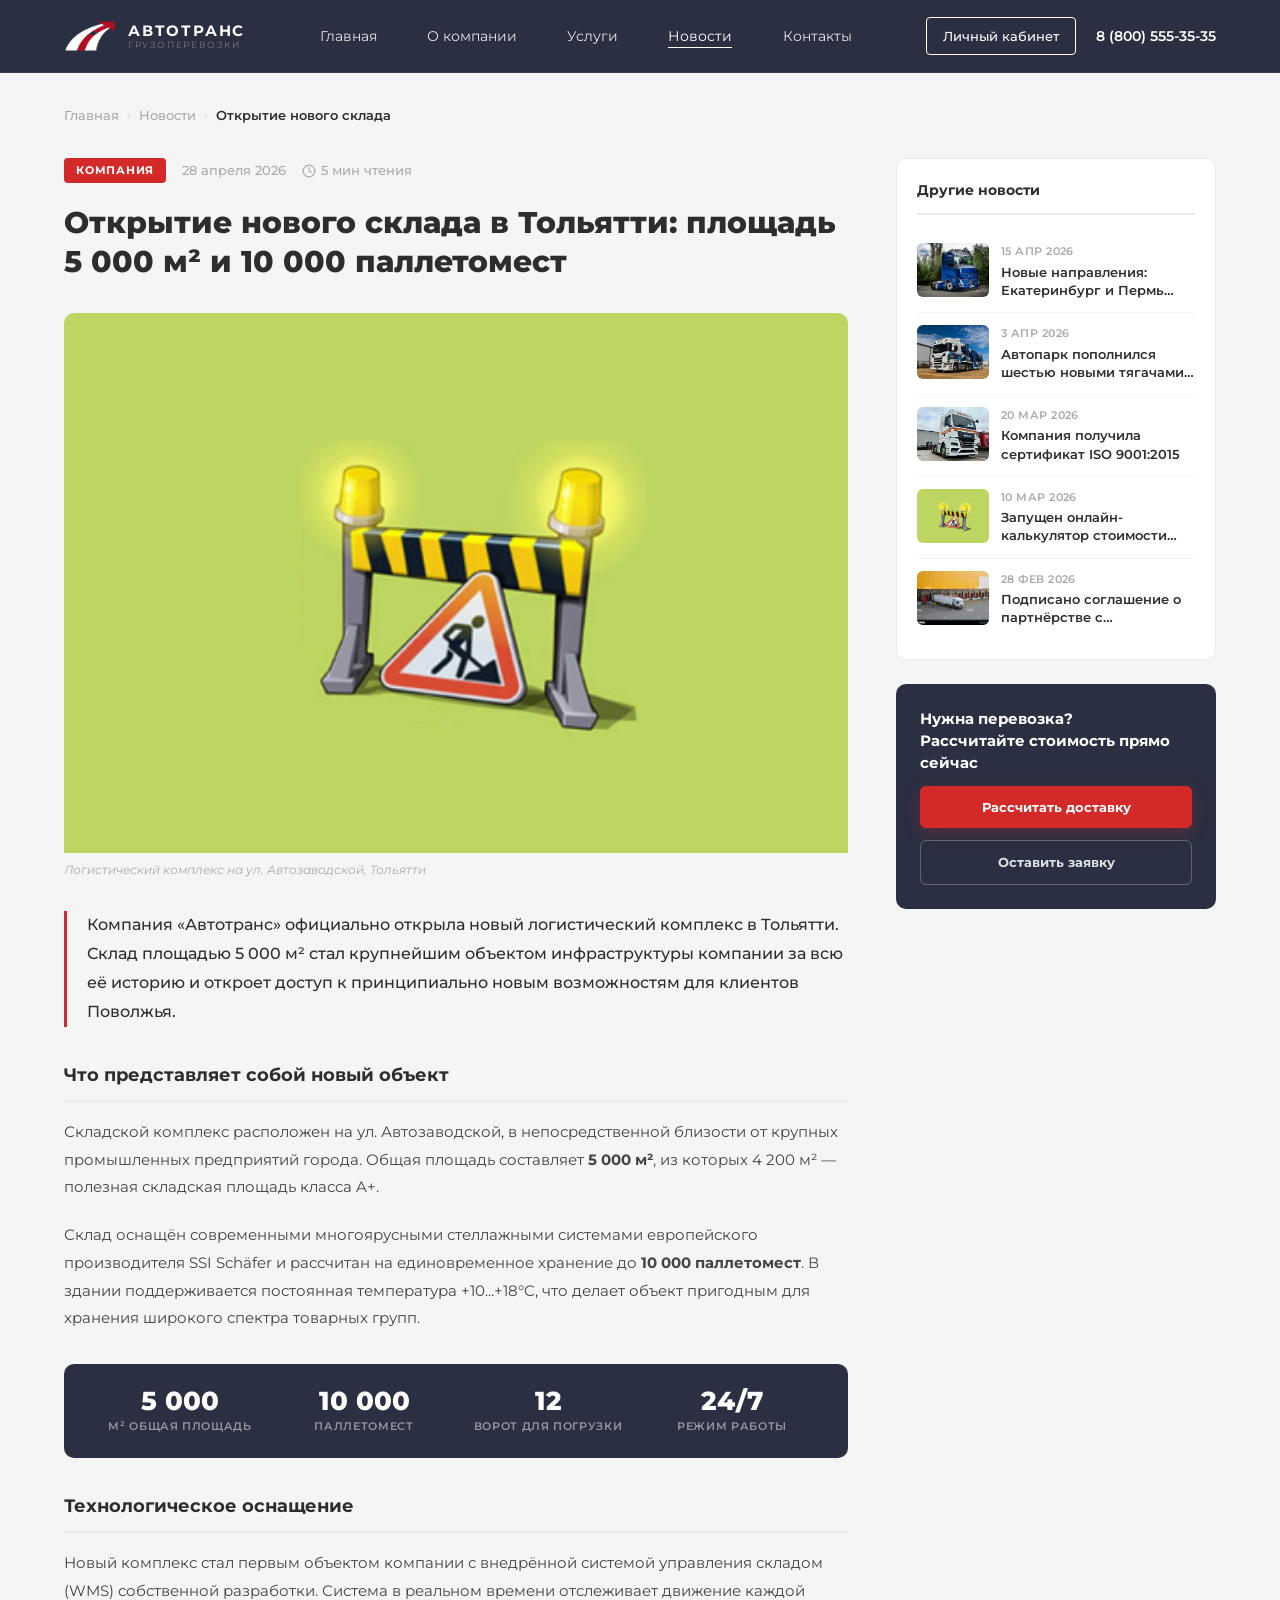
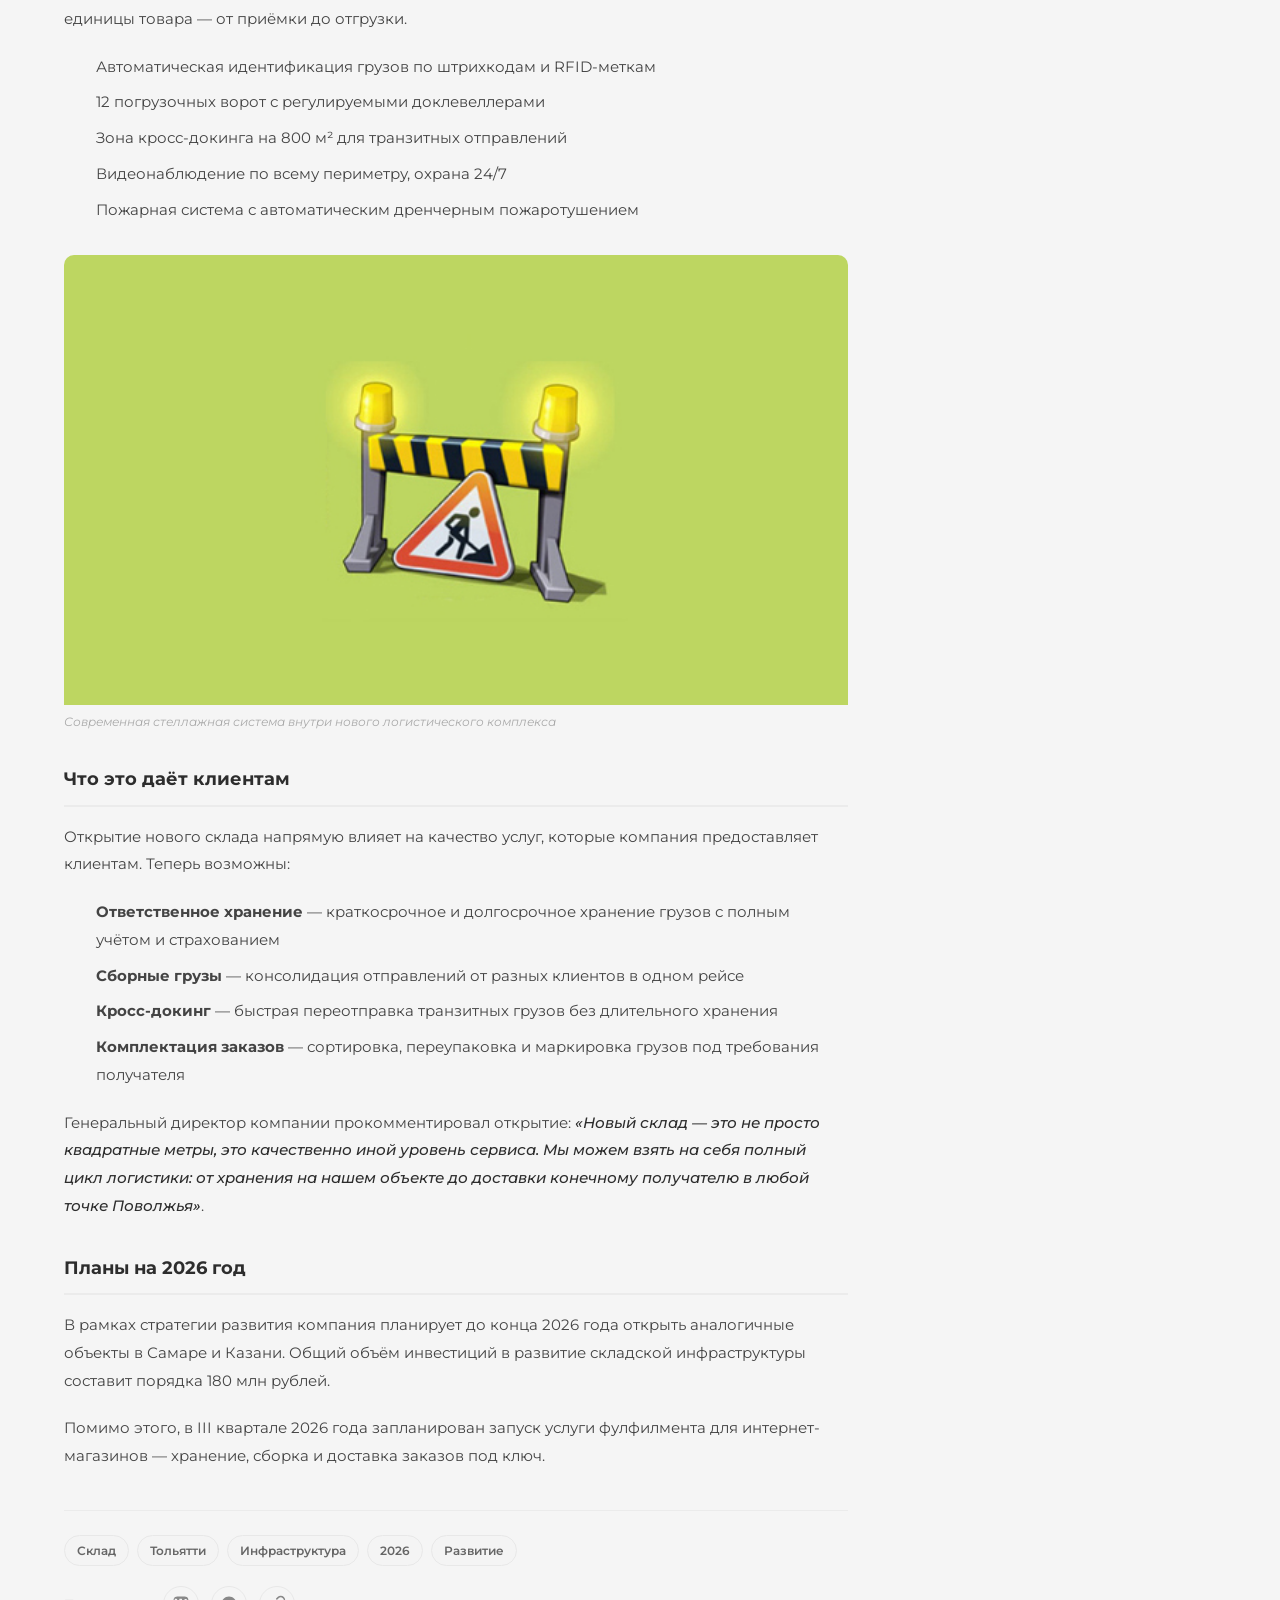
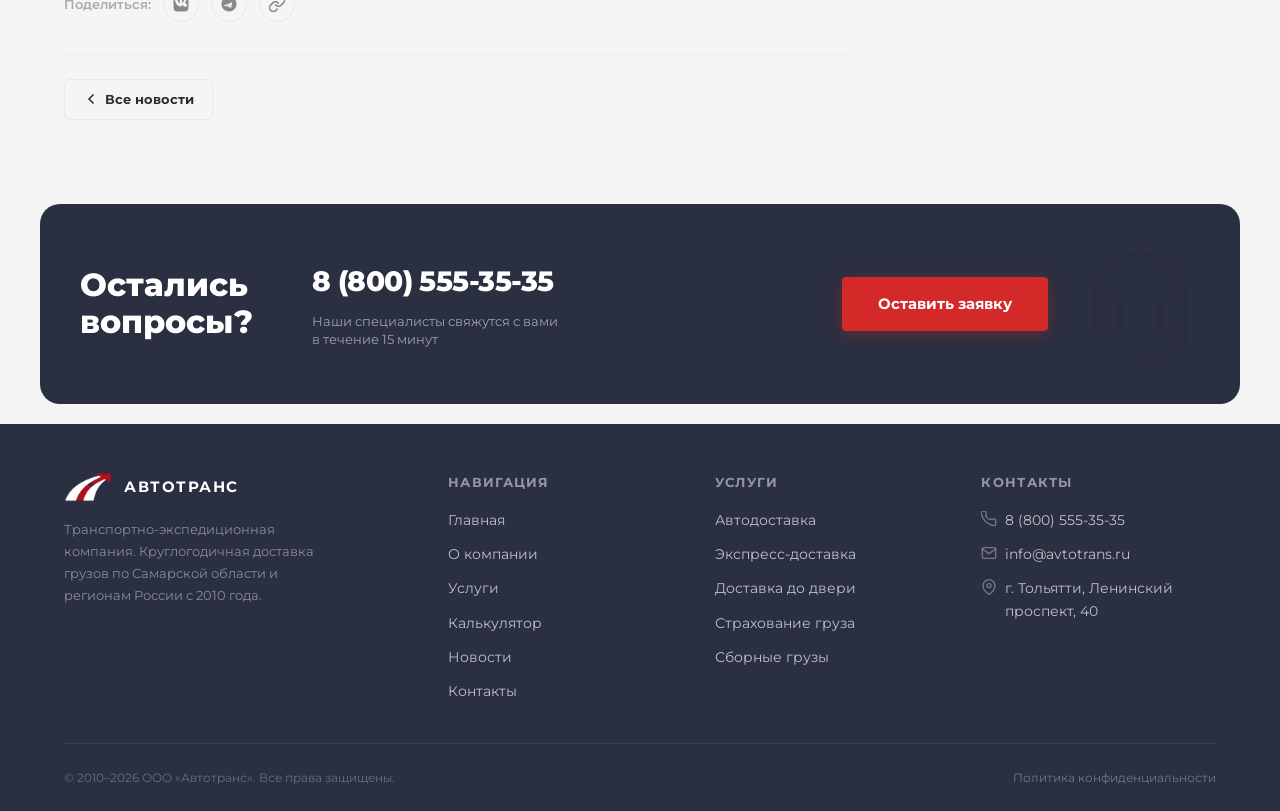
<file: news-detail.html>
<!DOCTYPE html>
<html lang="ru">
<head>
  <meta charset="UTF-8" />
  <meta name="viewport" content="width=device-width, initial-scale=1.0" />
  <meta name="description" content="Открытие нового склада Автотранс в Тольятти: 5 000 м², 10 000 паллетомест и современная система управления складом.">
  <title>Открытие нового склада в Тольятти — Автотранс</title>
  <link rel="preconnect" href="https://fonts.googleapis.com" />
  <link rel="preconnect" href="https://fonts.gstatic.com" crossorigin />
  <link href="https://fonts.googleapis.com/css2?family=Montserrat:wght@300;400;500;600;700;800&display=swap" rel="stylesheet" />
  <link rel="stylesheet" href="style.css?v=20261114-2" />
  <link rel="icon" type="image/png" sizes="64x64" href="assets/logo/favicon-64.png">
  <link rel="apple-touch-icon" href="assets/logo/apple-touch-icon.png">
  <meta name="theme-color" content="#2A2F41">
</head>
<body>

<header class="header" id="header">
    <div class="header__container">
      <a href="index.html" class="header__logo" aria-label="Автотранс — на главную">
        <img src="assets/logo/autotrans-mark-light.png" alt="" class="header__logo-icon" width="52" height="32">
        <div class="header__logo-text">
          <span class="header__logo-name">АВТОТРАНС</span>
          <span class="header__logo-slogan">Грузоперевозки</span>
        </div>
      </a>
      <nav class="header__nav" aria-label="Основная навигация">
        <ul class="header__nav-list">
          <li><a href="index.html" class="header__nav-link">Главная</a></li>
          <li><a href="about.html" class="header__nav-link">О компании</a></li>
          <li><a href="services.html" class="header__nav-link">Услуги</a></li>
          <li><a href="news.html" class="header__nav-link header__nav-link--active">Новости</a></li>
          <li><a href="contacts.html" class="header__nav-link">Контакты</a></li>
        </ul>
      </nav>
      <div class="header__actions">
        <a href="login-register.html" class="header__btn-cabinet">Личный кабинет</a>
        <a href="tel:88005553535" class="header__phone">8 (800) 555-35-35</a>
      </div>
      <button class="header__burger" id="headerBurger" aria-label="Открыть меню" aria-expanded="false">
        <span></span><span></span><span></span>
      </button>
    </div>

    <div class="header__mobile-menu" id="mobileMenu" role="dialog" aria-label="Мобильное меню">
      <nav aria-label="Мобильная навигация">
        <ul class="header__nav-list">
          <li><a href="index.html" class="header__nav-link">Главная</a></li>
          <li><a href="about.html" class="header__nav-link">О компании</a></li>
          <li><a href="services.html" class="header__nav-link">Услуги</a></li>
          <li><a href="news.html" class="header__nav-link header__nav-link--active">Новости</a></li>
          <li><a href="contacts.html" class="header__nav-link">Контакты</a></li>
        </ul>
      </nav>
      <div class="header__mobile-bottom">
        <a href="login-register.html" class="header__btn-cabinet">Личный кабинет</a>
        <a href="tel:88005553535" class="header__phone">8 (800) 555-35-35</a>
      </div>
    </div>
  </header>

<main class="nd-main">
  <div class="nd-container">

    
    <nav class="nd-breadcrumb reveal" aria-label="Хлебные крошки">
      <a href="index.html" class="nd-breadcrumb__link">Главная</a>
      <span class="nd-breadcrumb__sep" aria-hidden="true">›</span>
      <a href="news.html" class="nd-breadcrumb__link">Новости</a>
      <span class="nd-breadcrumb__sep" aria-hidden="true">›</span>
      <span class="nd-breadcrumb__current">Открытие нового склада</span>
    </nav>

    <div class="nd-layout">

      
      <article class="nd-article">

        
        <div class="nd-article__meta reveal">
          <span class="nd-article__cat">Компания</span>
          <time class="nd-article__date" datetime="2026-04-28">28 апреля 2026</time>
          <span class="nd-article__read">
            <svg width="14" height="14" viewBox="0 0 24 24" fill="none" stroke="currentColor" stroke-width="2" stroke-linecap="round" stroke-linejoin="round" aria-hidden="true"><circle cx="12" cy="12" r="10"/><polyline points="12 6 12 12 16 14"/></svg>
            5 мин чтения
          </span>
        </div>

        
        <h1 class="nd-article__title reveal">
          Открытие нового склада в Тольятти: площадь 5 000 м² и 10 000 паллетомест
        </h1>

        
        <figure class="nd-article__cover reveal">
          <img
            src="assets/photos/warehouse.jpg"
            alt="Новый логистический склад в Тольятти"
            class="nd-article__cover-img"
            loading="eager" decoding="async" width="1200" height="540"
          />
          <figcaption class="nd-article__cover-caption">Логистический комплекс на ул. Автозаводской, Тольятти</figcaption>
        </figure>

        
        <p class="nd-article__lead reveal">
          Компания «Автотранс» официально открыла новый логистический комплекс в Тольятти. Склад площадью 5 000 м² стал крупнейшим объектом инфраструктуры компании за всю её историю и откроет доступ к принципиально новым возможностям для клиентов Поволжья.
        </p>

        
        <div class="nd-article__body reveal">

          <h2>Что представляет собой новый объект</h2>
          <p>Складской комплекс расположен на ул. Автозаводской, в непосредственной близости от крупных промышленных предприятий города. Общая площадь составляет <strong>5 000 м²</strong>, из которых 4 200 м² — полезная складская площадь класса A+.</p>
          <p>Склад оснащён современными многоярусными стеллажными системами европейского производителя SSI Schäfer и рассчитан на единовременное хранение до <strong>10 000 паллетомест</strong>. В здании поддерживается постоянная температура +10...+18°C, что делает объект пригодным для хранения широкого спектра товарных групп.</p>

          
          <div class="nd-stats">
            <div class="nd-stat">
              <span class="nd-stat__num">5 000</span>
              <span class="nd-stat__label">м² общая площадь</span>
            </div>
            <div class="nd-stat">
              <span class="nd-stat__num">10 000</span>
              <span class="nd-stat__label">паллетомест</span>
            </div>
            <div class="nd-stat">
              <span class="nd-stat__num">12</span>
              <span class="nd-stat__label">ворот для погрузки</span>
            </div>
            <div class="nd-stat">
              <span class="nd-stat__num">24/7</span>
              <span class="nd-stat__label">режим работы</span>
            </div>
          </div>

          <h2>Технологическое оснащение</h2>
          <p>Новый комплекс стал первым объектом компании с внедрённой системой управления складом (WMS) собственной разработки. Система в реальном времени отслеживает движение каждой единицы товара — от приёмки до отгрузки.</p>

          <ul>
            <li>Автоматическая идентификация грузов по штрихкодам и RFID-меткам</li>
            <li>12 погрузочных ворот с регулируемыми доклевеллерами</li>
            <li>Зона кросс-докинга на 800 м² для транзитных отправлений</li>
            <li>Видеонаблюдение по всему периметру, охрана 24/7</li>
            <li>Пожарная система с автоматическим дренчерным пожаротушением</li>
          </ul>

          
          <figure class="nd-article__figure">
            <img
              src="assets/photos/warehouse.jpg"
              alt="Внутренний вид складского комплекса"
              class="nd-article__figure-img"
              loading="lazy" decoding="async" width="900" height="450"
            />
            <figcaption>Современная стеллажная система внутри нового логистического комплекса</figcaption>
          </figure>

          <h2>Что это даёт клиентам</h2>
          <p>Открытие нового склада напрямую влияет на качество услуг, которые компания предоставляет клиентам. Теперь возможны:</p>

          <ul>
            <li><strong>Ответственное хранение</strong> — краткосрочное и долгосрочное хранение грузов с полным учётом и страхованием</li>
            <li><strong>Сборные грузы</strong> — консолидация отправлений от разных клиентов в одном рейсе</li>
            <li><strong>Кросс-докинг</strong> — быстрая переотправка транзитных грузов без длительного хранения</li>
            <li><strong>Комплектация заказов</strong> — сортировка, переупаковка и маркировка грузов под требования получателя</li>
          </ul>

          <p>Генеральный директор компании прокомментировал открытие: <em>«Новый склад — это не просто квадратные метры, это качественно иной уровень сервиса. Мы можем взять на себя полный цикл логистики: от хранения на нашем объекте до доставки конечному получателю в любой точке Поволжья»</em>.</p>

          <h2>Планы на 2026 год</h2>
          <p>В рамках стратегии развития компания планирует до конца 2026 года открыть аналогичные объекты в Самаре и Казани. Общий объём инвестиций в развитие складской инфраструктуры составит порядка 180 млн рублей.</p>
          <p>Помимо этого, в III квартале 2026 года запланирован запуск услуги фулфилмента для интернет-магазинов — хранение, сборка и доставка заказов под ключ.</p>

        </div>

        
        <div class="nd-article__tags reveal">
          <span class="nd-tag">Склад</span>
          <span class="nd-tag">Тольятти</span>
          <span class="nd-tag">Инфраструктура</span>
          <span class="nd-tag">2026</span>
          <span class="nd-tag">Развитие</span>
        </div>

        
        <div class="nd-article__share reveal">
          <span class="nd-article__share-label">Поделиться:</span>
          <a href="https://vk.com/share.php" id="shareVk" target="_blank" rel="noopener noreferrer" class="nd-share-btn" aria-label="Поделиться в ВКонтакте">
            <svg width="18" height="18" viewBox="0 0 24 24" fill="currentColor" aria-hidden="true"><path d="M15.07 2H8.93C3.33 2 2 3.33 2 8.93v6.14C2 20.67 3.33 22 8.93 22h6.14C20.67 22 22 20.67 22 15.07V8.93C22 3.33 20.67 2 15.07 2zm3.08 13.5h-1.7c-.64 0-.84-.51-2-1.67-.99-.96-1.43-.96-1.43-.96s-.18 0-.18.35v1.53c0 .31-.1.5-1.5.5-2.19 0-4.13-1.35-5.33-3.35-2.17-3.83-2.46-6.64-2.46-6.64S3.5 5 4.1 5h1.7c.51 0 .7.24.9.81.98 2.83 2.62 5.3 3.3 5.3.25 0 .37-.12.37-.77V7.53c-.08-1.4-.82-1.52-.82-2.02 0-.26.21-.53.55-.53h2.67c.45 0 .61.24.61.74v3.98c0 .45.2.61.32.61.25 0 .46-.16 1.08-.8 1.18-1.47 2.02-3.73 2.02-3.73.11-.31.35-.6.86-.6h1.7c.51 0 .62.27.51.62-.21.99-2.27 3.89-2.27 3.89-.2.3-.27.45 0 .79.19.25.82.82 1.24 1.31.77.89 1.36 1.64 1.52 2.16.14.51-.13.77-.64.77z"/></svg>
          </a>
          <a href="https://t.me/share/url" id="shareTg" target="_blank" rel="noopener noreferrer" class="nd-share-btn" aria-label="Поделиться в Telegram">
            <svg width="18" height="18" viewBox="0 0 24 24" fill="currentColor" aria-hidden="true"><path d="M12 2C6.48 2 2 6.48 2 12s4.48 10 10 10 10-4.48 10-10S17.52 2 12 2zm4.64 6.8l-1.68 7.92c-.12.56-.45.7-.91.43l-2.52-1.86-1.22 1.17c-.13.13-.25.25-.51.25l.18-2.57 4.65-4.2c.2-.18-.04-.28-.31-.1L7.8 15.15l-2.47-.77c-.54-.17-.55-.54.11-.8l9.67-3.73c.44-.16.83.11.53.95z"/></svg>
          </a>
          <button type="button" id="copyLink" class="nd-share-btn" aria-label="Скопировать ссылку">
            <svg width="18" height="18" viewBox="0 0 24 24" fill="none" stroke="currentColor" stroke-width="2" stroke-linecap="round" stroke-linejoin="round" aria-hidden="true"><path d="M10 13a5 5 0 007.54.54l3-3a5 5 0 00-7.07-7.07l-1.72 1.71"/><path d="M14 11a5 5 0 00-7.54-.54l-3 3a5 5 0 007.07 7.07l1.71-1.71"/></svg>
          </button>
        </div>

        
        <nav class="nd-article__nav reveal" aria-label="Между новостями">
          <a href="news.html" class="nd-article__nav-back">
            <svg width="16" height="16" viewBox="0 0 24 24" fill="none" stroke="currentColor" stroke-width="2.5" stroke-linecap="round" stroke-linejoin="round" aria-hidden="true"><path d="M15 18l-6-6 6-6"/></svg>
            Все новости
          </a>
        </nav>

      </article>

      
      <aside class="nd-sidebar">

        
        <div class="nd-sidebar__block reveal">
          <h3 class="nd-sidebar__title">Другие новости</h3>
          <ul class="nd-sidebar__list">

            <li class="nd-sidebar__item">
              <a href="news.html" class="nd-sidebar__link">
                <div class="nd-sidebar__item-img-wrap">
                  <img src="assets/photos/fleet-volvo.jpg" alt="" width="72" height="54" loading="lazy" decoding="async" />
                </div>
                <div>
                  <time class="nd-sidebar__date">15 апр 2026</time>
                  <p class="nd-sidebar__text">Новые направления: Екатеринбург и Пермь теперь в ежедневном расписании</p>
                </div>
              </a>
            </li>

            <li class="nd-sidebar__item">
              <a href="news.html" class="nd-sidebar__link">
                <div class="nd-sidebar__item-img-wrap">
                  <img src="assets/photos/fleet-scania.jpg" alt="" width="72" height="54" loading="lazy" decoding="async" />
                </div>
                <div>
                  <time class="nd-sidebar__date">3 апр 2026</time>
                  <p class="nd-sidebar__text">Автопарк пополнился шестью новыми тягачами Scania R 560</p>
                </div>
              </a>
            </li>

            <li class="nd-sidebar__item">
              <a href="news.html" class="nd-sidebar__link">
                <div class="nd-sidebar__item-img-wrap">
                  <img src="assets/photos/fleet-man.jpg" alt="" width="72" height="54" loading="lazy" decoding="async" />
                </div>
                <div>
                  <time class="nd-sidebar__date">20 мар 2026</time>
                  <p class="nd-sidebar__text">Компания получила сертификат ISO 9001:2015</p>
                </div>
              </a>
            </li>

            <li class="nd-sidebar__item">
              <a href="news.html" class="nd-sidebar__link">
                <div class="nd-sidebar__item-img-wrap">
                  <img src="assets/photos/warehouse.jpg" alt="" width="72" height="54" loading="lazy" decoding="async" />
                </div>
                <div>
                  <time class="nd-sidebar__date">10 мар 2026</time>
                  <p class="nd-sidebar__text">Запущен онлайн-калькулятор стоимости доставки</p>
                </div>
              </a>
            </li>

            <li class="nd-sidebar__item">
              <a href="news.html" class="nd-sidebar__link">
                <div class="nd-sidebar__item-img-wrap">
                  <img src="assets/photos/news-award.jpg" alt="" width="72" height="54" loading="lazy" decoding="async" />
                </div>
                <div>
                  <time class="nd-sidebar__date">28 фев 2026</time>
                  <p class="nd-sidebar__text">Подписано соглашение о партнёрстве с крупнейшим маркетплейсом Поволжья</p>
                </div>
              </a>
            </li>

          </ul>
        </div>

        
        <div class="nd-sidebar__cta reveal">
          <p class="nd-sidebar__cta-text">Нужна перевозка?<br>Рассчитайте стоимость прямо сейчас</p>
          <a href="calculator.html" class="nd-sidebar__cta-btn">Рассчитать доставку</a>
          <button class="nd-sidebar__cta-btn nd-sidebar__cta-btn--outline" id="openModal" type="button">Оставить заявку</button>
        </div>

      </aside>

    </div>
  </div>
</main>

<section class="cta-contact" aria-labelledby="ctaTitleDetail">
  <div class="cta-contact__inner reveal">
    <h2 class="cta-contact__heading" id="ctaTitleDetail">Остались<br>вопросы?</h2>
    <div class="cta-contact__phone-block">
      <a href="tel:88005553535" class="cta-contact__phone">8 (800) 555-35-35</a>
      <p class="cta-contact__sub">Наши специалисты свяжутся с вами<br>в течение 15 минут</p>
    </div>
    <button class="cta-contact__btn" id="openModalCta" type="button">Оставить заявку</button>
    <svg class="cta-contact__icon" width="120" height="120" viewBox="0 0 24 24" fill="none" stroke="currentColor" stroke-width="1.25" stroke-linecap="round" stroke-linejoin="round" aria-hidden="true">
        <path d="M3 11h3a2 2 0 0 1 2 2v3a2 2 0 0 1-2 2H5a2 2 0 0 1-2-2v-5Zm0 0a9 9 0 1 1 18 0m0 0v5a2 2 0 0 1-2 2h-1a2 2 0 0 1-2-2v-3a2 2 0 0 1 2-2h3Z"/>
        <path d="M21 16v2a4 4 0 0 1-4 4h-5"/>
      </svg>
  </div>
</section>

<footer class="footer" aria-label="Подвал сайта">
  <div class="footer__container">
    <div class="footer__top">
      <div class="footer__brand">
        <a href="index.html" class="footer__logo" aria-label="Автотранс — на главную">
          <img src="assets/logo/autotrans-mark-light.png" alt="" class="footer__logo-icon" width="48" height="30">
          <span class="footer__logo-name">АВТОТРАНС</span>
        </a>
        <p class="footer__desc">Транспортно-экспедиционная компания. Круглогодичная доставка грузов по Самарской области и регионам России с 2010 года.</p>
      </div>
      <div>
        <p class="footer__col-title">Навигация</p>
        <nav class="footer__links" aria-label="Навигация в подвале">
          <a href="index.html" class="footer__link">Главная</a>
          <a href="about.html" class="footer__link">О компании</a>
          <a href="services.html" class="footer__link">Услуги</a>
          <a href="calculator.html" class="footer__link">Калькулятор</a>
          <a href="news.html" class="footer__link">Новости</a>
          <a href="contacts.html" class="footer__link">Контакты</a>
        </nav>
      </div>
      <div>
        <p class="footer__col-title">Услуги</p>
        <nav class="footer__links" aria-label="Услуги в подвале">
          <a href="service-detail.html?s=avtodostavka" class="footer__link">Автодоставка</a>
          <a href="service-detail.html?s=express" class="footer__link">Экспресс-доставка</a>
          <a href="service-detail.html?s=door" class="footer__link">Доставка до двери</a>
          <a href="service-detail.html?s=insurance" class="footer__link">Страхование груза</a>
          <a href="service-detail.html?s=sborniy" class="footer__link">Сборные грузы</a>
        </nav>
      </div>
      <div>
        <p class="footer__col-title">Контакты</p>
        <a href="tel:88005553535" class="footer__contact-item">
          <svg class="footer__contact-icon" width="16" height="16" viewBox="0 0 24 24" fill="none" stroke="currentColor" stroke-width="2" stroke-linecap="round" stroke-linejoin="round" aria-hidden="true"><path d="M22 16.92v3a2 2 0 01-2.18 2 19.79 19.79 0 01-8.63-3.07A19.5 19.5 0 013.07 10.8 19.79 19.79 0 01.22 2.18 2 2 0 012.18 0h3a2 2 0 012 1.72c.127.96.361 1.903.7 2.81a2 2 0 01-.45 2.11L6.91 7.09a16 16 0 006 6l.56-.56a2 2 0 012.11-.45c.907.339 1.85.573 2.81.7A2 2 0 0122 14.92z"/></svg>
          8 (800) 555-35-35
        </a>
        <a href="mailto:info@avtotrans.ru" class="footer__contact-item">
          <svg class="footer__contact-icon" width="16" height="16" viewBox="0 0 24 24" fill="none" stroke="currentColor" stroke-width="2" stroke-linecap="round" stroke-linejoin="round" aria-hidden="true"><path d="M4 4h16c1.1 0 2 .9 2 2v12c0 1.1-.9 2-2 2H4c-1.1 0-2-.9-2-2V6c0-1.1.9-2 2-2z"/><polyline points="22,6 12,13 2,6"/></svg>
          info@avtotrans.ru
        </a>
        <span class="footer__contact-item">
          <svg class="footer__contact-icon" width="16" height="16" viewBox="0 0 24 24" fill="none" stroke="currentColor" stroke-width="2" stroke-linecap="round" stroke-linejoin="round" aria-hidden="true"><path d="M21 10c0 7-9 13-9 13s-9-6-9-13a9 9 0 0118 0z"/><circle cx="12" cy="10" r="3"/></svg>
          г. Тольятти, Ленинский проспект, 40
        </span>
      </div>
    </div>
    <div class="footer__bottom">
      <span class="footer__copy">© 2010–2026 ООО «Автотранс». Все права защищены.</span>
      <a href="privacy.html" class="footer__policy">Политика конфиденциальности</a>
    </div>
  </div>
</footer>

<div class="modal-overlay" id="requestModal" role="dialog" aria-modal="true" aria-labelledby="modalTitle">
  <div class="modal" id="modalBox">
    <button class="modal__close" id="closeModal" aria-label="Закрыть">
      <svg width="16" height="16" viewBox="0 0 16 16" fill="none" aria-hidden="true"><path d="M2 2L14 14M14 2L2 14" stroke="currentColor" stroke-width="2" stroke-linecap="round"/></svg>
    </button>
    <div id="modalFormWrap">
      <h2 class="modal__title" id="modalTitle">Оставить заявку</h2>
      <form class="modal__form" id="requestForm" novalidate>
        <div class="modal__row">
          <div class="modal__field"><label for="req-name">Имя</label><input type="text" id="req-name" name="name" placeholder="Ваше имя" autocomplete="name" /></div>
          <div class="modal__field"><label for="req-phone">Телефон *</label><input type="tel" id="req-phone" name="phone" placeholder="+7 (___) ___-__-__" autocomplete="tel" required /></div>
        </div>
        <div class="modal__row">
          <div class="modal__field"><label for="req-from">Откуда</label><input type="text" id="req-from" name="from" placeholder="Город отправления" /></div>
          <div class="modal__field"><label for="req-to">Куда</label><input type="text" id="req-to" name="to" placeholder="Город доставки" /></div>
        </div>
        <div class="modal__field"><label for="req-cargo">Груз</label><input type="text" id="req-cargo" name="cargo" placeholder="Описание, вес, габариты" /></div>
        <div class="modal__field"><label for="req-comment">Комментарий</label><textarea id="req-comment" name="comment" rows="3" placeholder="Дополнительная информация..."></textarea></div>
        <button type="submit" class="modal__submit">Отправить заявку</button>
      </form>
    </div>
    <div class="modal__success" id="modalSuccess" aria-live="polite">
      <div class="modal__success-icon">✓</div>
      <h3>Заявка принята!</h3>
      <p>Мы свяжемся с вами в течение 15 минут</p>
    </div>
  </div>
</div>

<script src="script.js?v=20261114-2" defer></script>
<script>
  (function () {
    const url = encodeURIComponent(window.location.href);
    const title = encodeURIComponent(document.title);
    const vk = document.getElementById('shareVk');
    const tg = document.getElementById('shareTg');
    if (vk) vk.href = 'https://vk.com/share.php?url=' + url;
    if (tg) tg.href = 'https://t.me/share/url?url=' + url + '&text=' + title;
    const copy = document.getElementById('copyLink');
    if (copy) {
      copy.addEventListener('click', async () => {
        try {
          await navigator.clipboard.writeText(window.location.href);
          copy.classList.add('is-copied');
          copy.setAttribute('aria-label', 'Ссылка скопирована');
          setTimeout(() => {
            copy.classList.remove('is-copied');
            copy.setAttribute('aria-label', 'Скопировать ссылку');
          }, 1600);
        } catch (e) {
          window.prompt('Скопируйте ссылку', window.location.href);
        }
      });
    }
  })();
</script>
</body>
</html>
</file>
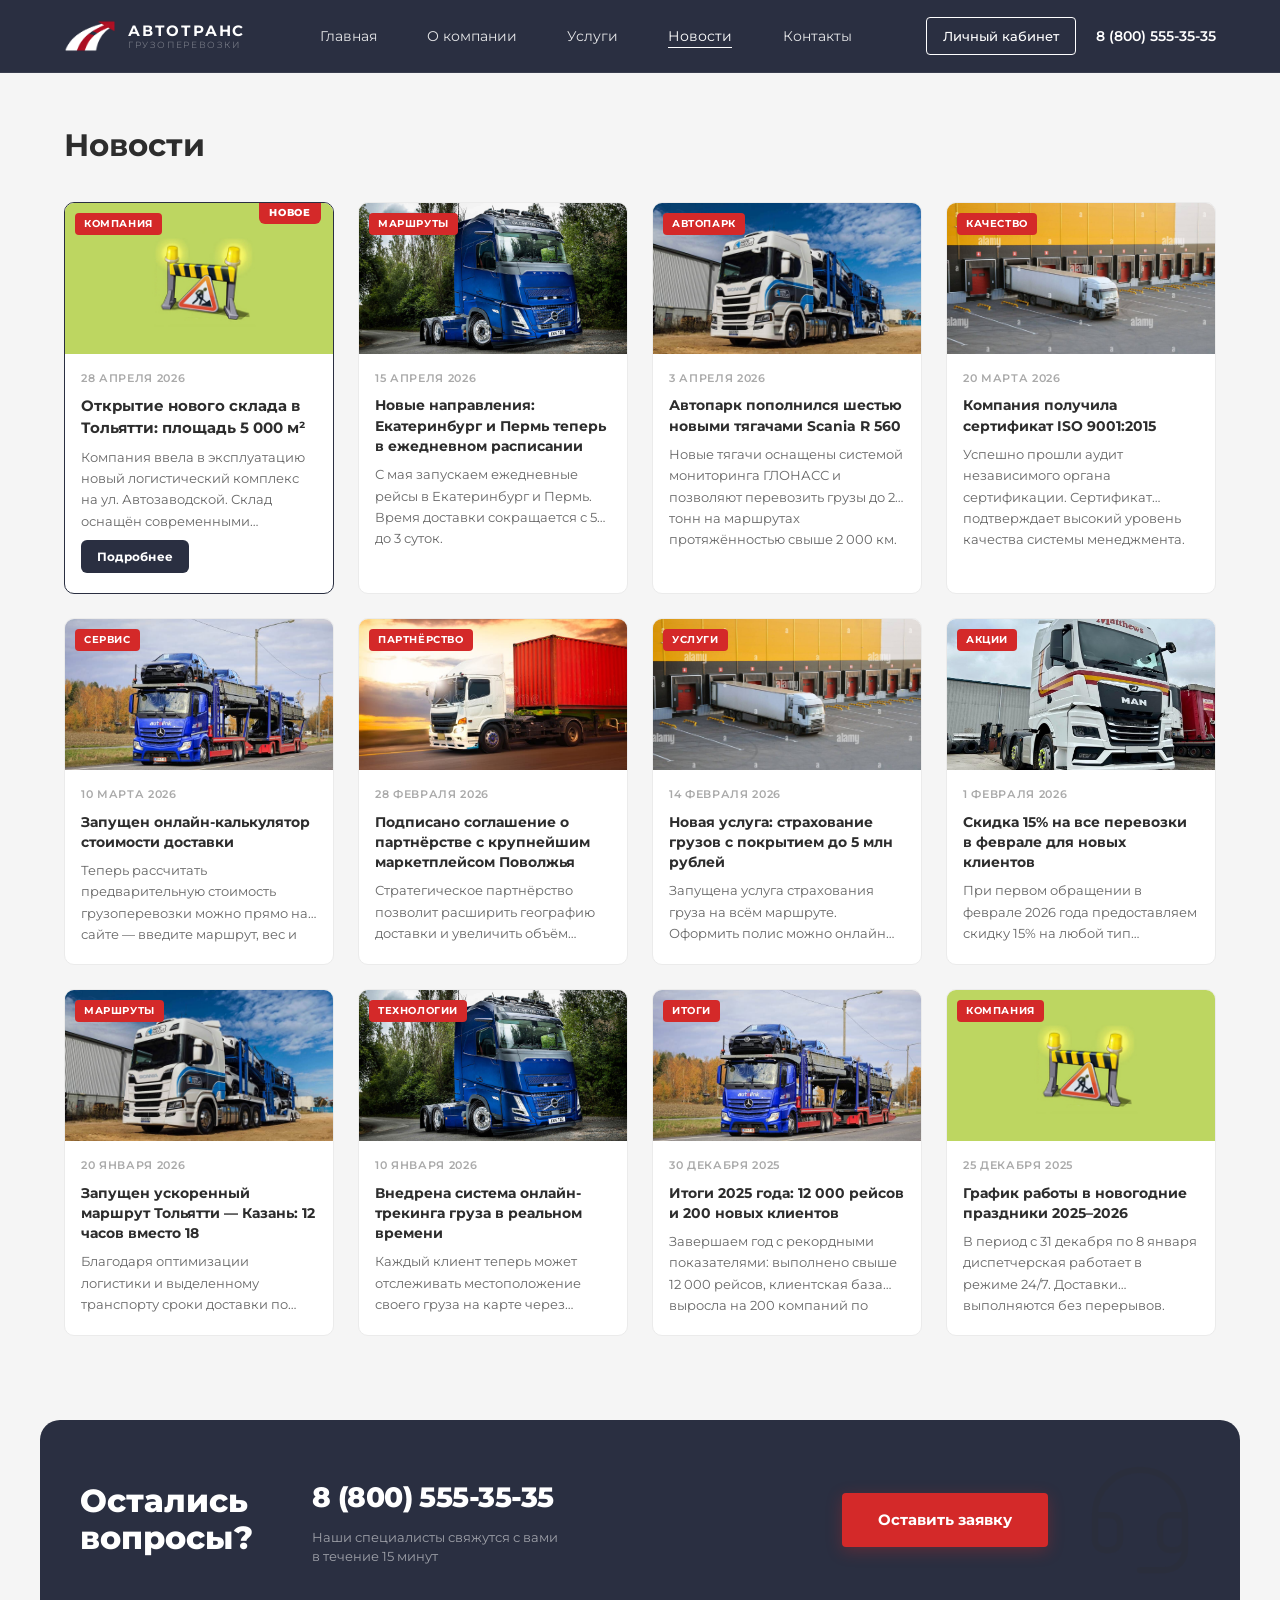
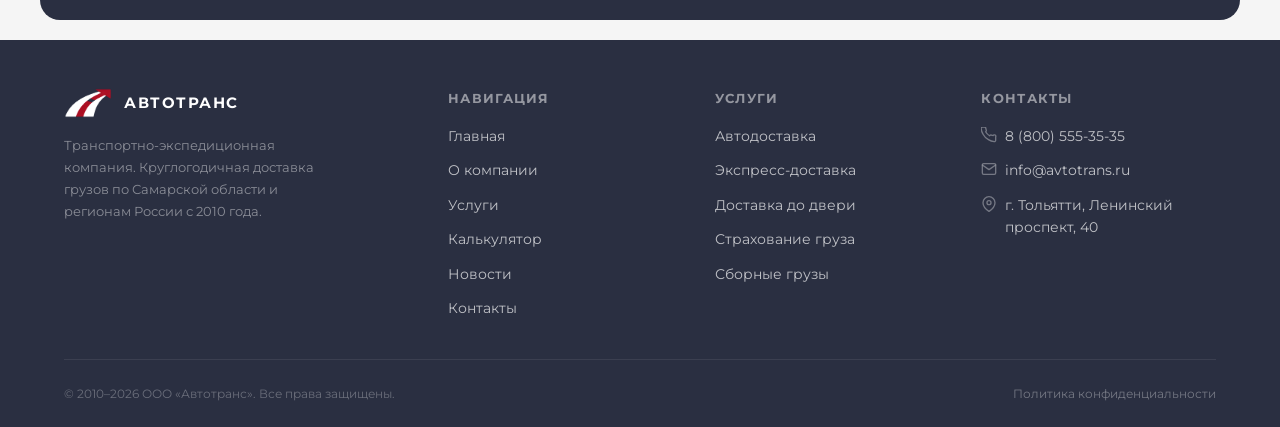
<file: news.html>
<!DOCTYPE html>
<html lang="ru">
<head>
  <meta charset="UTF-8" />
  <meta name="viewport" content="width=device-width, initial-scale=1.0" />
  <meta name="description" content="Новости компании Автотранс: новые маршруты, пополнение автопарка, склад и сервисы для клиентов.">
  <title>Новости — Автотранс</title>
  <link rel="preconnect" href="https://fonts.googleapis.com" />
  <link rel="preconnect" href="https://fonts.gstatic.com" crossorigin />
  <link href="https://fonts.googleapis.com/css2?family=Montserrat:wght@300;400;500;600;700;800&display=swap" rel="stylesheet" />
  <link rel="stylesheet" href="style.css?v=20261114-2" />
  <link rel="icon" type="image/png" sizes="64x64" href="assets/logo/favicon-64.png">
  <link rel="apple-touch-icon" href="assets/logo/apple-touch-icon.png">
  <meta name="theme-color" content="#2A2F41">
</head>
<body>

<header class="header" id="header">
    <div class="header__container">
      <a href="index.html" class="header__logo" aria-label="Автотранс — на главную">
        <img src="assets/logo/autotrans-mark-light.png" alt="" class="header__logo-icon" width="52" height="32">
        <div class="header__logo-text">
          <span class="header__logo-name">АВТОТРАНС</span>
          <span class="header__logo-slogan">Грузоперевозки</span>
        </div>
      </a>
      <nav class="header__nav" aria-label="Основная навигация">
        <ul class="header__nav-list">
          <li><a href="index.html" class="header__nav-link">Главная</a></li>
          <li><a href="about.html" class="header__nav-link">О компании</a></li>
          <li><a href="services.html" class="header__nav-link">Услуги</a></li>
          <li><a href="news.html" class="header__nav-link header__nav-link--active">Новости</a></li>
          <li><a href="contacts.html" class="header__nav-link">Контакты</a></li>
        </ul>
      </nav>
      <div class="header__actions">
        <a href="login-register.html" class="header__btn-cabinet">Личный кабинет</a>
        <a href="tel:88005553535" class="header__phone">8 (800) 555-35-35</a>
      </div>
      <button class="header__burger" id="headerBurger" aria-label="Открыть меню" aria-expanded="false">
        <span></span><span></span><span></span>
      </button>
    </div>

    <div class="header__mobile-menu" id="mobileMenu" role="dialog" aria-label="Мобильное меню">
      <nav aria-label="Мобильная навигация">
        <ul class="header__nav-list">
          <li><a href="index.html" class="header__nav-link">Главная</a></li>
          <li><a href="about.html" class="header__nav-link">О компании</a></li>
          <li><a href="services.html" class="header__nav-link">Услуги</a></li>
          <li><a href="news.html" class="header__nav-link header__nav-link--active">Новости</a></li>
          <li><a href="contacts.html" class="header__nav-link">Контакты</a></li>
        </ul>
      </nav>
      <div class="header__mobile-bottom">
        <a href="login-register.html" class="header__btn-cabinet">Личный кабинет</a>
        <a href="tel:88005553535" class="header__phone">8 (800) 555-35-35</a>
      </div>
    </div>
  </header>

<section class="news-page" aria-labelledby="newsTitlePage">
  <div class="news-page__container">

    <h1 class="news-page__title reveal" id="newsTitlePage">Новости</h1>

    <div class="news-grid">

      
      <article class="news-card news-card--featured reveal reveal-d1">
        <a href="news-detail.html" class="news-card__img-link" tabindex="-1" aria-hidden="true">
          <div class="news-card__img-wrap">
            <img
              src="assets/photos/warehouse.jpg"
              alt="Открытие нового склада в Тольятти"
              class="news-card__img"
              loading="eager" decoding="async" width="400" height="220"
            />
            <span class="news-card__cat">Компания</span>
          </div>
        </a>
        <div class="news-card__body">
          <time class="news-card__date" datetime="2026-04-28">28 апреля 2026</time>
          <h2 class="news-card__heading">
            <a href="news-detail.html" class="news-card__title-link">Открытие нового склада в Тольятти: площадь 5 000 м²</a>
          </h2>
          <p class="news-card__excerpt">Компания ввела в эксплуатацию новый логистический комплекс на ул. Автозаводской. Склад оснащён современными стеллажными системами и рассчитан на хранение до 10 000 паллетомест.</p>
          <a href="news-detail.html" class="news-card__btn">Подробнее</a>
        </div>
      </article>

      
      <article class="news-card reveal reveal-d2">
        <div class="news-card__img-wrap">
          <img
            src="assets/photos/fleet-volvo.jpg"
            alt="Расширение маршрутной сети"
            class="news-card__img"
            loading="lazy" decoding="async" width="400" height="220"
          />
          <span class="news-card__cat">Маршруты</span>
        </div>
        <div class="news-card__body">
          <time class="news-card__date" datetime="2026-04-15">15 апреля 2026</time>
          <h2 class="news-card__heading">Новые направления: Екатеринбург и Пермь теперь в ежедневном расписании</h2>
          <p class="news-card__excerpt">С мая запускаем ежедневные рейсы в Екатеринбург и Пермь. Время доставки сокращается с 5 до 3 суток.</p>
        </div>
      </article>

      
      <article class="news-card reveal reveal-d3">
        <div class="news-card__img-wrap">
          <img
            src="assets/photos/fleet-scania.jpg"
            alt="Автопарк пополнился новыми Scania"
            class="news-card__img"
            loading="lazy" decoding="async" width="400" height="220"
          />
          <span class="news-card__cat">Автопарк</span>
        </div>
        <div class="news-card__body">
          <time class="news-card__date" datetime="2026-04-03">3 апреля 2026</time>
          <h2 class="news-card__heading">Автопарк пополнился шестью новыми тягачами Scania R 560</h2>
          <p class="news-card__excerpt">Новые тягачи оснащены системой мониторинга ГЛОНАСС и позволяют перевозить грузы до 22 тонн на маршрутах протяжённостью свыше 2 000 км.</p>
        </div>
      </article>

      
      <article class="news-card reveal reveal-d4">
        <div class="news-card__img-wrap">
          <img
            src="assets/photos/news-award.jpg"
            alt="Сертификация ISO"
            class="news-card__img"
            loading="lazy" decoding="async" width="400" height="220"
          />
          <span class="news-card__cat">Качество</span>
        </div>
        <div class="news-card__body">
          <time class="news-card__date" datetime="2026-03-20">20 марта 2026</time>
          <h2 class="news-card__heading">Компания получила сертификат ISO 9001:2015</h2>
          <p class="news-card__excerpt">Успешно прошли аудит независимого органа сертификации. Сертификат подтверждает высокий уровень качества системы менеджмента.</p>
        </div>
      </article>

      
      <article class="news-card reveal reveal-d1">
        <div class="news-card__img-wrap">
          <img
            src="assets/photos/fleet-mercedes.jpg"
            alt="Онлайн-калькулятор доставки"
            class="news-card__img"
            loading="lazy" decoding="async" width="400" height="220"
          />
          <span class="news-card__cat">Сервис</span>
        </div>
        <div class="news-card__body">
          <time class="news-card__date" datetime="2026-03-10">10 марта 2026</time>
          <h2 class="news-card__heading">Запущен онлайн-калькулятор стоимости доставки</h2>
          <p class="news-card__excerpt">Теперь рассчитать предварительную стоимость грузоперевозки можно прямо на сайте — введите маршрут, вес и габариты груза.</p>
        </div>
      </article>

      
      <article class="news-card reveal reveal-d2">
        <div class="news-card__img-wrap">
          <img
            src="assets/photos/news-bashkortostan.jpg"
            alt="Партнёрство с Яндекс.Доставкой"
            class="news-card__img"
            loading="lazy" decoding="async" width="400" height="220"
          />
          <span class="news-card__cat">Партнёрство</span>
        </div>
        <div class="news-card__body">
          <time class="news-card__date" datetime="2026-02-28">28 февраля 2026</time>
          <h2 class="news-card__heading">Подписано соглашение о партнёрстве с крупнейшим маркетплейсом Поволжья</h2>
          <p class="news-card__excerpt">Стратегическое партнёрство позволит расширить географию доставки и увеличить объём отправлений на 40% к концу 2026 года.</p>
        </div>
      </article>

      
      <article class="news-card reveal reveal-d3">
        <div class="news-card__img-wrap">
          <img
            src="assets/photos/news-award.jpg"
            alt="Страхование грузов"
            class="news-card__img"
            loading="lazy" decoding="async" width="400" height="220"
          />
          <span class="news-card__cat">Услуги</span>
        </div>
        <div class="news-card__body">
          <time class="news-card__date" datetime="2026-02-14">14 февраля 2026</time>
          <h2 class="news-card__heading">Новая услуга: страхование грузов с покрытием до 5 млн рублей</h2>
          <p class="news-card__excerpt">Запущена услуга страхования груза на всём маршруте. Оформить полис можно онлайн при оформлении заявки на перевозку.</p>
        </div>
      </article>

      
      <article class="news-card reveal reveal-d4">
        <div class="news-card__img-wrap">
          <img
            src="assets/photos/fleet-man.jpg"
            alt="Акция на перевозку"
            class="news-card__img"
            loading="lazy" decoding="async" width="400" height="220"
          />
          <span class="news-card__cat">Акции</span>
        </div>
        <div class="news-card__body">
          <time class="news-card__date" datetime="2026-02-01">1 февраля 2026</time>
          <h2 class="news-card__heading">Скидка 15% на все перевозки в феврале для новых клиентов</h2>
          <p class="news-card__excerpt">При первом обращении в феврале 2026 года предоставляем скидку 15% на любой тип перевозки. Для оформления укажите промокод НОВЫЙ15.</p>
        </div>
      </article>

      
      <article class="news-card reveal reveal-d1">
        <div class="news-card__img-wrap">
          <img
            src="assets/photos/fleet-scania.jpg"
            alt="Перевозки в Казань"
            class="news-card__img"
            loading="lazy" decoding="async" width="400" height="220"
          />
          <span class="news-card__cat">Маршруты</span>
        </div>
        <div class="news-card__body">
          <time class="news-card__date" datetime="2026-01-20">20 января 2026</time>
          <h2 class="news-card__heading">Запущен ускоренный маршрут Тольятти — Казань: 12 часов вместо 18</h2>
          <p class="news-card__excerpt">Благодаря оптимизации логистики и выделенному транспорту сроки доставки по направлению Тольятти — Казань сокращены на треть.</p>
        </div>
      </article>

      
      <article class="news-card reveal reveal-d2">
        <div class="news-card__img-wrap">
          <img
            src="assets/photos/fleet-volvo.jpg"
            alt="Система трекинга"
            class="news-card__img"
            loading="lazy" decoding="async" width="400" height="220"
          />
          <span class="news-card__cat">Технологии</span>
        </div>
        <div class="news-card__body">
          <time class="news-card__date" datetime="2026-01-10">10 января 2026</time>
          <h2 class="news-card__heading">Внедрена система онлайн-трекинга груза в реальном времени</h2>
          <p class="news-card__excerpt">Каждый клиент теперь может отслеживать местоположение своего груза на карте через личный кабинет или SMS-уведомления.</p>
        </div>
      </article>

      
      <article class="news-card reveal reveal-d3">
        <div class="news-card__img-wrap">
          <img
            src="assets/photos/fleet-mercedes.jpg"
            alt="Итоги 2025 года"
            class="news-card__img"
            loading="lazy" decoding="async" width="400" height="220"
          />
          <span class="news-card__cat">Итоги</span>
        </div>
        <div class="news-card__body">
          <time class="news-card__date" datetime="2025-12-30">30 декабря 2025</time>
          <h2 class="news-card__heading">Итоги 2025 года: 12 000 рейсов и 200 новых клиентов</h2>
          <p class="news-card__excerpt">Завершаем год с рекордными показателями: выполнено свыше 12 000 рейсов, клиентская база выросла на 200 компаний по всему Поволжью.</p>
        </div>
      </article>

      
      <article class="news-card reveal reveal-d4">
        <div class="news-card__img-wrap">
          <img
            src="assets/photos/warehouse.jpg"
            alt="Праздничный режим работы"
            class="news-card__img"
            loading="lazy" decoding="async" width="400" height="220"
          />
          <span class="news-card__cat">Компания</span>
        </div>
        <div class="news-card__body">
          <time class="news-card__date" datetime="2025-12-25">25 декабря 2025</time>
          <h2 class="news-card__heading">График работы в новогодние праздники 2025–2026</h2>
          <p class="news-card__excerpt">В период с 31 декабря по 8 января диспетчерская работает в режиме 24/7. Доставки выполняются без перерывов.</p>
        </div>
      </article>

    </div>
  </div>
</section>

<section class="cta-contact" aria-labelledby="ctaTitleNews">
  <div class="cta-contact__inner reveal">
    <h2 class="cta-contact__heading" id="ctaTitleNews">Остались<br>вопросы?</h2>
    <div class="cta-contact__phone-block">
      <a href="tel:88005553535" class="cta-contact__phone">8 (800) 555-35-35</a>
      <p class="cta-contact__sub">Наши специалисты свяжутся с вами<br>в течение 15 минут</p>
    </div>
    <button class="cta-contact__btn" id="openModalCta" type="button">Оставить заявку</button>
    <svg class="cta-contact__icon" width="120" height="120" viewBox="0 0 24 24" fill="none" stroke="currentColor" stroke-width="1.25" stroke-linecap="round" stroke-linejoin="round" aria-hidden="true">
        <path d="M3 11h3a2 2 0 0 1 2 2v3a2 2 0 0 1-2 2H5a2 2 0 0 1-2-2v-5Zm0 0a9 9 0 1 1 18 0m0 0v5a2 2 0 0 1-2 2h-1a2 2 0 0 1-2-2v-3a2 2 0 0 1 2-2h3Z"/>
        <path d="M21 16v2a4 4 0 0 1-4 4h-5"/>
      </svg>
  </div>
</section>

<footer class="footer" aria-label="Подвал сайта">
  <div class="footer__container">
    <div class="footer__top">
      <div class="footer__brand">
        <a href="index.html" class="footer__logo" aria-label="Автотранс — на главную">
          <img src="assets/logo/autotrans-mark-light.png" alt="" class="footer__logo-icon" width="48" height="30">
          <span class="footer__logo-name">АВТОТРАНС</span>
        </a>
        <p class="footer__desc">Транспортно-экспедиционная компания. Круглогодичная доставка грузов по Самарской области и регионам России с 2010 года.</p>
      </div>
      <div>
        <p class="footer__col-title">Навигация</p>
        <nav class="footer__links" aria-label="Навигация в подвале">
          <a href="index.html" class="footer__link">Главная</a>
          <a href="about.html" class="footer__link">О компании</a>
          <a href="services.html" class="footer__link">Услуги</a>
          <a href="calculator.html" class="footer__link">Калькулятор</a>
          <a href="news.html" class="footer__link">Новости</a>
          <a href="contacts.html" class="footer__link">Контакты</a>
        </nav>
      </div>
      <div>
        <p class="footer__col-title">Услуги</p>
        <nav class="footer__links" aria-label="Услуги в подвале">
          <a href="service-detail.html?s=avtodostavka" class="footer__link">Автодоставка</a>
          <a href="service-detail.html?s=express" class="footer__link">Экспресс-доставка</a>
          <a href="service-detail.html?s=door" class="footer__link">Доставка до двери</a>
          <a href="service-detail.html?s=insurance" class="footer__link">Страхование груза</a>
          <a href="service-detail.html?s=sborniy" class="footer__link">Сборные грузы</a>
        </nav>
      </div>
      <div>
        <p class="footer__col-title">Контакты</p>
        <a href="tel:88005553535" class="footer__contact-item">
          <svg class="footer__contact-icon" width="16" height="16" viewBox="0 0 24 24" fill="none" stroke="currentColor" stroke-width="2" stroke-linecap="round" stroke-linejoin="round" aria-hidden="true"><path d="M22 16.92v3a2 2 0 01-2.18 2 19.79 19.79 0 01-8.63-3.07A19.5 19.5 0 013.07 10.8 19.79 19.79 0 01.22 2.18 2 2 0 012.18 0h3a2 2 0 012 1.72c.127.96.361 1.903.7 2.81a2 2 0 01-.45 2.11L6.91 7.09a16 16 0 006 6l.56-.56a2 2 0 012.11-.45c.907.339 1.85.573 2.81.7A2 2 0 0122 14.92z"/></svg>
          8 (800) 555-35-35
        </a>
        <a href="mailto:info@avtotrans.ru" class="footer__contact-item">
          <svg class="footer__contact-icon" width="16" height="16" viewBox="0 0 24 24" fill="none" stroke="currentColor" stroke-width="2" stroke-linecap="round" stroke-linejoin="round" aria-hidden="true"><path d="M4 4h16c1.1 0 2 .9 2 2v12c0 1.1-.9 2-2 2H4c-1.1 0-2-.9-2-2V6c0-1.1.9-2 2-2z"/><polyline points="22,6 12,13 2,6"/></svg>
          info@avtotrans.ru
        </a>
        <span class="footer__contact-item">
          <svg class="footer__contact-icon" width="16" height="16" viewBox="0 0 24 24" fill="none" stroke="currentColor" stroke-width="2" stroke-linecap="round" stroke-linejoin="round" aria-hidden="true"><path d="M21 10c0 7-9 13-9 13s-9-6-9-13a9 9 0 0118 0z"/><circle cx="12" cy="10" r="3"/></svg>
          г. Тольятти, Ленинский проспект, 40
        </span>
      </div>
    </div>
    <div class="footer__bottom">
      <span class="footer__copy">© 2010–2026 ООО «Автотранс». Все права защищены.</span>
      <a href="privacy.html" class="footer__policy">Политика конфиденциальности</a>
    </div>
  </div>
</footer>

<div class="modal-overlay" id="requestModal" role="dialog" aria-modal="true" aria-labelledby="modalTitle">
  <div class="modal" id="modalBox">
    <button class="modal__close" id="closeModal" aria-label="Закрыть">
      <svg width="16" height="16" viewBox="0 0 16 16" fill="none" aria-hidden="true"><path d="M2 2L14 14M14 2L2 14" stroke="currentColor" stroke-width="2" stroke-linecap="round"/></svg>
    </button>
    <div id="modalFormWrap">
      <h2 class="modal__title" id="modalTitle">Оставить заявку</h2>
      <form class="modal__form" id="requestForm" novalidate>
        <div class="modal__row">
          <div class="modal__field"><label for="req-name">Имя</label><input type="text" id="req-name" name="name" placeholder="Ваше имя" autocomplete="name" /></div>
          <div class="modal__field"><label for="req-phone">Телефон *</label><input type="tel" id="req-phone" name="phone" placeholder="+7 (___) ___-__-__" autocomplete="tel" required /></div>
        </div>
        <div class="modal__row">
          <div class="modal__field"><label for="req-from">Откуда</label><input type="text" id="req-from" name="from" placeholder="Город отправления" /></div>
          <div class="modal__field"><label for="req-to">Куда</label><input type="text" id="req-to" name="to" placeholder="Город доставки" /></div>
        </div>
        <div class="modal__field"><label for="req-cargo">Груз</label><input type="text" id="req-cargo" name="cargo" placeholder="Описание, вес, габариты" /></div>
        <div class="modal__field"><label for="req-comment">Комментарий</label><textarea id="req-comment" name="comment" rows="3" placeholder="Дополнительная информация..."></textarea></div>
        <button type="submit" class="modal__submit">Отправить заявку</button>
      </form>
    </div>
    <div class="modal__success" id="modalSuccess" aria-live="polite">
      <div class="modal__success-icon">✓</div>
      <h3>Заявка принята!</h3>
      <p>Мы свяжемся с вами в течение 15 минут</p>
    </div>
  </div>
</div>

<script src="script.js?v=20261114-2" defer></script>
</body>
</html>
</file>
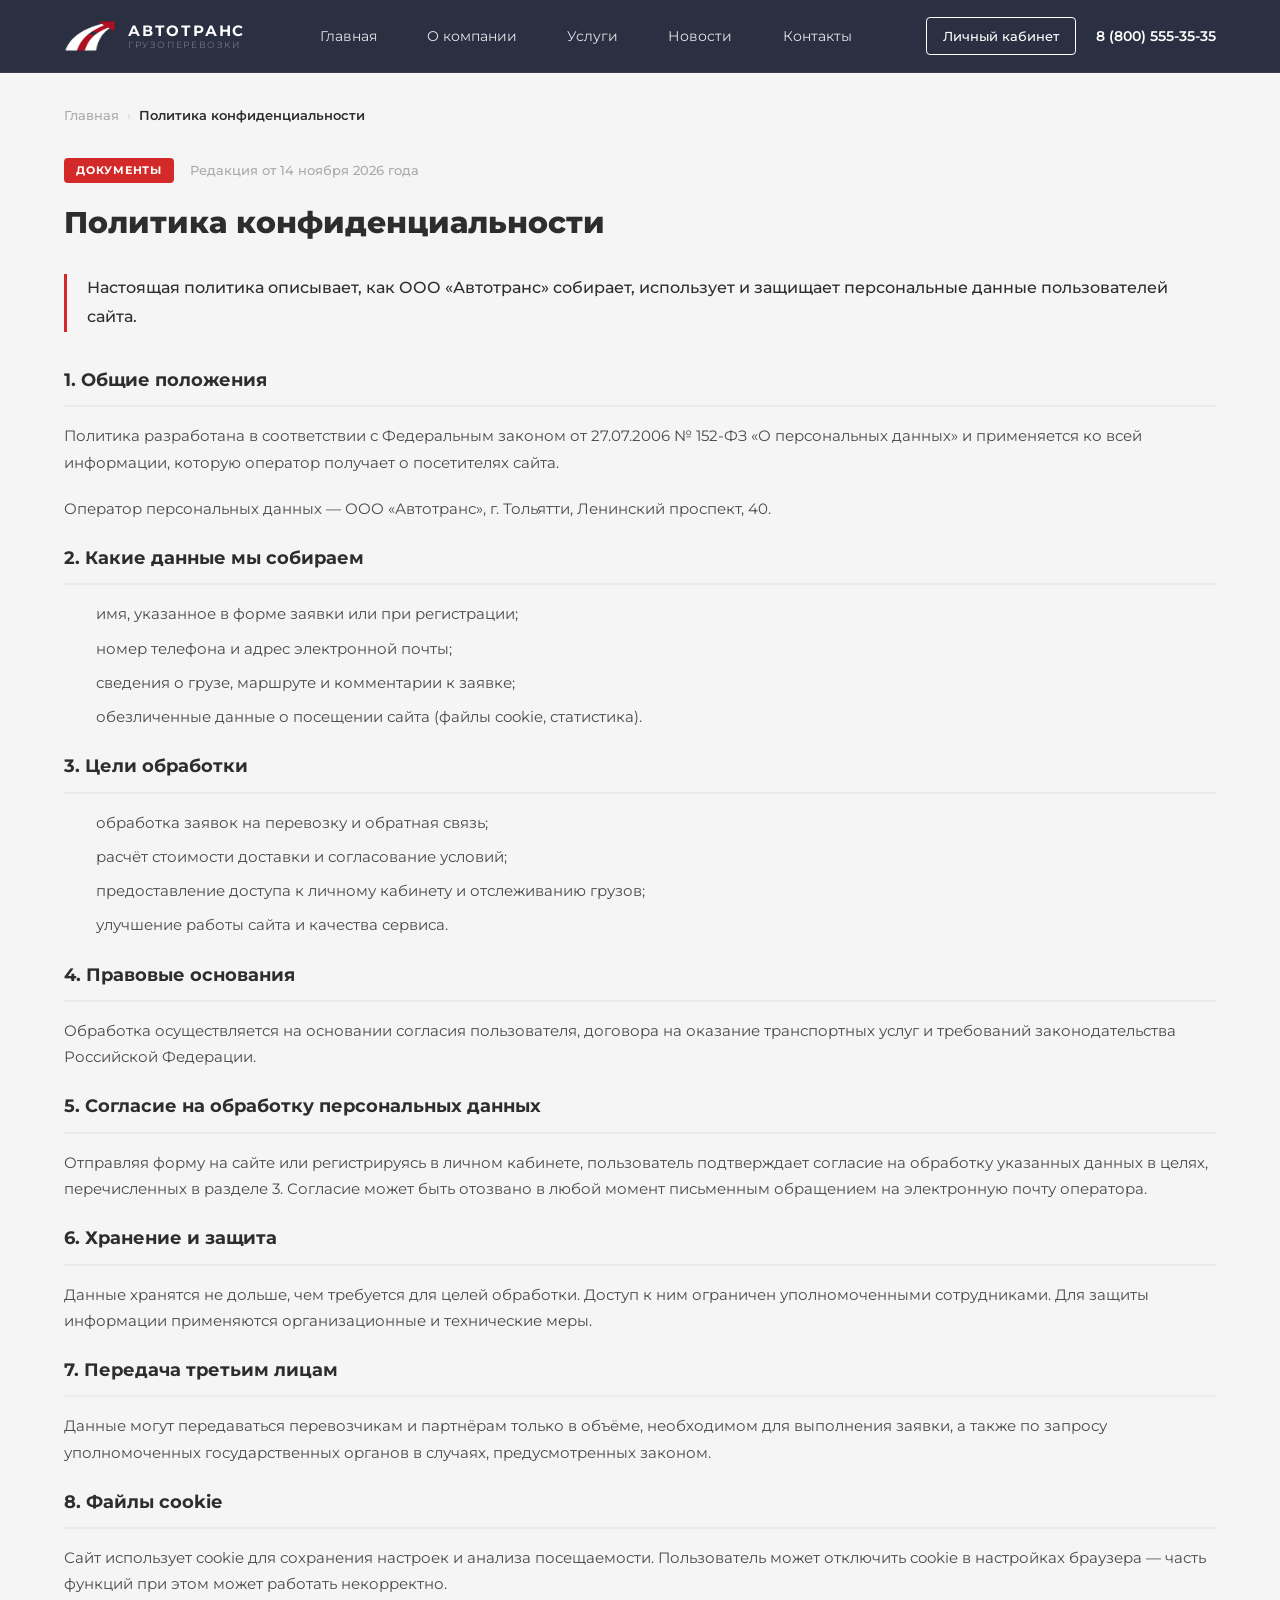
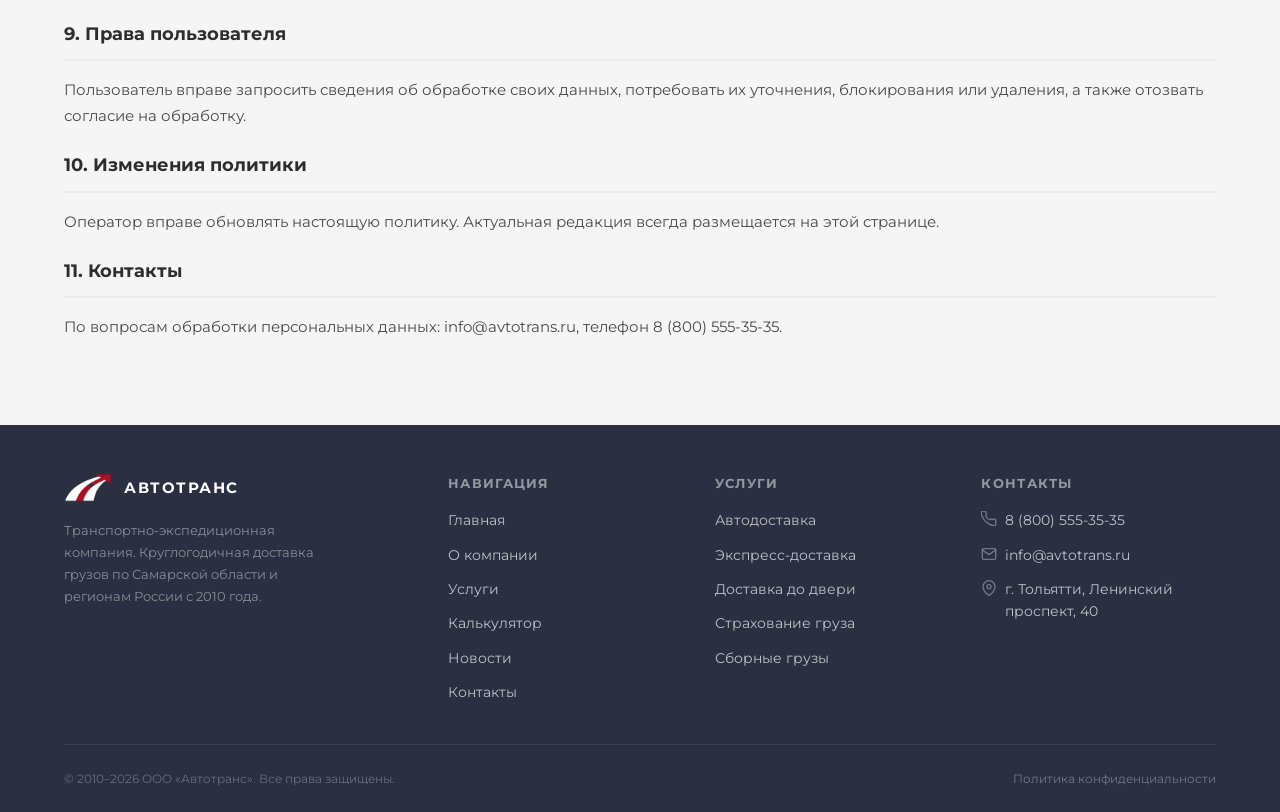
<file: privacy.html>
<!DOCTYPE html>
<html lang="ru">
<head>
  <meta charset="UTF-8">
  <meta name="viewport" content="width=device-width, initial-scale=1.0">
  <title>Политика конфиденциальности — Автотранс</title>
  <meta name="description" content="Политика конфиденциальности сайта компании Автотранс: какие данные собираются, как используются и защищаются.">
  <link rel="preconnect" href="https://fonts.googleapis.com">
  <link rel="preconnect" href="https://fonts.gstatic.com" crossorigin>
  <link href="https://fonts.googleapis.com/css2?family=Montserrat:wght@300;400;500;600;700;800&display=swap" rel="stylesheet">
  <link rel="stylesheet" href="style.css?v=20261114-2">
  <link rel="icon" type="image/png" sizes="64x64" href="assets/logo/favicon-64.png">
  <link rel="apple-touch-icon" href="assets/logo/apple-touch-icon.png">
  <meta name="theme-color" content="#2A2F41">
</head>
<body class="privacy-page">
<header class="header" id="header">
    <div class="header__container">
      <a href="index.html" class="header__logo" aria-label="Автотранс — на главную">
        <img src="assets/logo/autotrans-mark-light.png" alt="" class="header__logo-icon" width="52" height="32">
        <div class="header__logo-text">
          <span class="header__logo-name">АВТОТРАНС</span>
          <span class="header__logo-slogan">Грузоперевозки</span>
        </div>
      </a>
      <nav class="header__nav" aria-label="Основная навигация">
        <ul class="header__nav-list">
          <li><a href="index.html" class="header__nav-link">Главная</a></li>
          <li><a href="about.html" class="header__nav-link">О компании</a></li>
          <li><a href="services.html" class="header__nav-link">Услуги</a></li>
          <li><a href="news.html" class="header__nav-link">Новости</a></li>
          <li><a href="contacts.html" class="header__nav-link">Контакты</a></li>
        </ul>
      </nav>
      <div class="header__actions">
        <a href="login-register.html" class="header__btn-cabinet">Личный кабинет</a>
        <a href="tel:88005553535" class="header__phone">8 (800) 555-35-35</a>
      </div>
      <button class="header__burger" id="headerBurger" aria-label="Открыть меню" aria-expanded="false">
        <span></span><span></span><span></span>
      </button>
    </div>

    <div class="header__mobile-menu" id="mobileMenu" role="dialog" aria-label="Мобильное меню">
      <nav aria-label="Мобильная навигация">
        <ul class="header__nav-list">
          <li><a href="index.html" class="header__nav-link">Главная</a></li>
          <li><a href="about.html" class="header__nav-link">О компании</a></li>
          <li><a href="services.html" class="header__nav-link">Услуги</a></li>
          <li><a href="news.html" class="header__nav-link">Новости</a></li>
          <li><a href="contacts.html" class="header__nav-link">Контакты</a></li>
        </ul>
      </nav>
      <div class="header__mobile-bottom">
        <a href="login-register.html" class="header__btn-cabinet">Личный кабинет</a>
        <a href="tel:88005553535" class="header__phone">8 (800) 555-35-35</a>
      </div>
    </div>
  </header>

  <main class="nd-main">
    <div class="nd-container">
      <nav class="nd-breadcrumb" aria-label="Хлебные крошки">
        <a href="index.html" class="nd-breadcrumb__link">Главная</a>
        <span class="nd-breadcrumb__sep" aria-hidden="true">›</span>
        <span class="nd-breadcrumb__current">Политика конфиденциальности</span>
      </nav>

      <article class="nd-article">
        <div class="nd-article__meta">
          <span class="nd-article__cat">Документы</span>
          <span class="nd-article__read">Редакция от 14 ноября 2026 года</span>
        </div>

        <h1 class="nd-article__title">Политика конфиденциальности</h1>

        <p class="nd-article__lead">
          Настоящая политика описывает, как ООО «Автотранс» собирает, использует и защищает персональные данные пользователей сайта.
        </p>

        <div class="nd-article__body">
          <h2>1. Общие положения</h2>
          <p>Политика разработана в соответствии с Федеральным законом от 27.07.2006 № 152-ФЗ «О персональных данных» и применяется ко всей информации, которую оператор получает о посетителях сайта.</p>
          <p>Оператор персональных данных — ООО «Автотранс», г. Тольятти, Ленинский проспект, 40.</p>

          <h2>2. Какие данные мы собираем</h2>
          <ul>
            <li>имя, указанное в форме заявки или при регистрации;</li>
            <li>номер телефона и адрес электронной почты;</li>
            <li>сведения о грузе, маршруте и комментарии к заявке;</li>
            <li>обезличенные данные о посещении сайта (файлы cookie, статистика).</li>
          </ul>

          <h2>3. Цели обработки</h2>
          <ul>
            <li>обработка заявок на перевозку и обратная связь;</li>
            <li>расчёт стоимости доставки и согласование условий;</li>
            <li>предоставление доступа к личному кабинету и отслеживанию грузов;</li>
            <li>улучшение работы сайта и качества сервиса.</li>
          </ul>

          <h2>4. Правовые основания</h2>
          <p>Обработка осуществляется на основании согласия пользователя, договора на оказание транспортных услуг и требований законодательства Российской Федерации.</p>

          <h2 id="consent">5. Согласие на обработку персональных данных</h2>
          <p>Отправляя форму на сайте или регистрируясь в личном кабинете, пользователь подтверждает согласие на обработку указанных данных в целях, перечисленных в разделе 3. Согласие может быть отозвано в любой момент письменным обращением на электронную почту оператора.</p>

          <h2>6. Хранение и защита</h2>
          <p>Данные хранятся не дольше, чем требуется для целей обработки. Доступ к ним ограничен уполномоченными сотрудниками. Для защиты информации применяются организационные и технические меры.</p>

          <h2>7. Передача третьим лицам</h2>
          <p>Данные могут передаваться перевозчикам и партнёрам только в объёме, необходимом для выполнения заявки, а также по запросу уполномоченных государственных органов в случаях, предусмотренных законом.</p>

          <h2>8. Файлы cookie</h2>
          <p>Сайт использует cookie для сохранения настроек и анализа посещаемости. Пользователь может отключить cookie в настройках браузера — часть функций при этом может работать некорректно.</p>

          <h2>9. Права пользователя</h2>
          <p>Пользователь вправе запросить сведения об обработке своих данных, потребовать их уточнения, блокирования или удаления, а также отозвать согласие на обработку.</p>

          <h2>10. Изменения политики</h2>
          <p>Оператор вправе обновлять настоящую политику. Актуальная редакция всегда размещается на этой странице.</p>

          <h2>11. Контакты</h2>
          <p>По вопросам обработки персональных данных: <a href="mailto:info@avtotrans.ru">info@avtotrans.ru</a>, телефон <a href="tel:88005553535">8 (800) 555-35-35</a>.</p>
        </div>
      </article>
    </div>
  </main>

<footer class="footer" aria-label="Подвал сайта">
  <div class="footer__container">
    <div class="footer__top">
      <div class="footer__brand">
        <a href="index.html" class="footer__logo" aria-label="Автотранс — на главную">
          <img src="assets/logo/autotrans-mark-light.png" alt="" class="footer__logo-icon" width="48" height="30">
          <span class="footer__logo-name">АВТОТРАНС</span>
        </a>
        <p class="footer__desc">Транспортно-экспедиционная компания. Круглогодичная доставка грузов по Самарской области и регионам России с 2010 года.</p>
      </div>
      <div>
        <p class="footer__col-title">Навигация</p>
        <nav class="footer__links" aria-label="Навигация в подвале">
          <a href="index.html" class="footer__link">Главная</a>
          <a href="about.html" class="footer__link">О компании</a>
          <a href="services.html" class="footer__link">Услуги</a>
          <a href="calculator.html" class="footer__link">Калькулятор</a>
          <a href="news.html" class="footer__link">Новости</a>
          <a href="contacts.html" class="footer__link">Контакты</a>
        </nav>
      </div>
      <div>
        <p class="footer__col-title">Услуги</p>
        <nav class="footer__links" aria-label="Услуги в подвале">
          <a href="service-detail.html?s=avtodostavka" class="footer__link">Автодоставка</a>
          <a href="service-detail.html?s=express" class="footer__link">Экспресс-доставка</a>
          <a href="service-detail.html?s=door" class="footer__link">Доставка до двери</a>
          <a href="service-detail.html?s=insurance" class="footer__link">Страхование груза</a>
          <a href="service-detail.html?s=sborniy" class="footer__link">Сборные грузы</a>
        </nav>
      </div>
      <div>
        <p class="footer__col-title">Контакты</p>
        <a href="tel:88005553535" class="footer__contact-item">
          <svg class="footer__contact-icon" width="16" height="16" viewBox="0 0 24 24" fill="none" stroke="currentColor" stroke-width="2" stroke-linecap="round" stroke-linejoin="round" aria-hidden="true"><path d="M22 16.92v3a2 2 0 01-2.18 2 19.79 19.79 0 01-8.63-3.07A19.5 19.5 0 013.07 10.8 19.79 19.79 0 01.22 2.18 2 2 0 012.18 0h3a2 2 0 012 1.72c.127.96.361 1.903.7 2.81a2 2 0 01-.45 2.11L6.91 7.09a16 16 0 006 6l.56-.56a2 2 0 012.11-.45c.907.339 1.85.573 2.81.7A2 2 0 0122 14.92z"/></svg>
          8 (800) 555-35-35
        </a>
        <a href="mailto:info@avtotrans.ru" class="footer__contact-item">
          <svg class="footer__contact-icon" width="16" height="16" viewBox="0 0 24 24" fill="none" stroke="currentColor" stroke-width="2" stroke-linecap="round" stroke-linejoin="round" aria-hidden="true"><path d="M4 4h16c1.1 0 2 .9 2 2v12c0 1.1-.9 2-2 2H4c-1.1 0-2-.9-2-2V6c0-1.1.9-2 2-2z"/><polyline points="22,6 12,13 2,6"/></svg>
          info@avtotrans.ru
        </a>
        <span class="footer__contact-item">
          <svg class="footer__contact-icon" width="16" height="16" viewBox="0 0 24 24" fill="none" stroke="currentColor" stroke-width="2" stroke-linecap="round" stroke-linejoin="round" aria-hidden="true"><path d="M21 10c0 7-9 13-9 13s-9-6-9-13a9 9 0 0118 0z"/><circle cx="12" cy="10" r="3"/></svg>
          г. Тольятти, Ленинский проспект, 40
        </span>
      </div>
    </div>
    <div class="footer__bottom">
      <span class="footer__copy">© 2010–2026 ООО «Автотранс». Все права защищены.</span>
      <a href="privacy.html" class="footer__policy">Политика конфиденциальности</a>
    </div>
  </div>
</footer>

  <script src="script.js?v=20261114-2" defer></script>
</body>
</html>
</file>
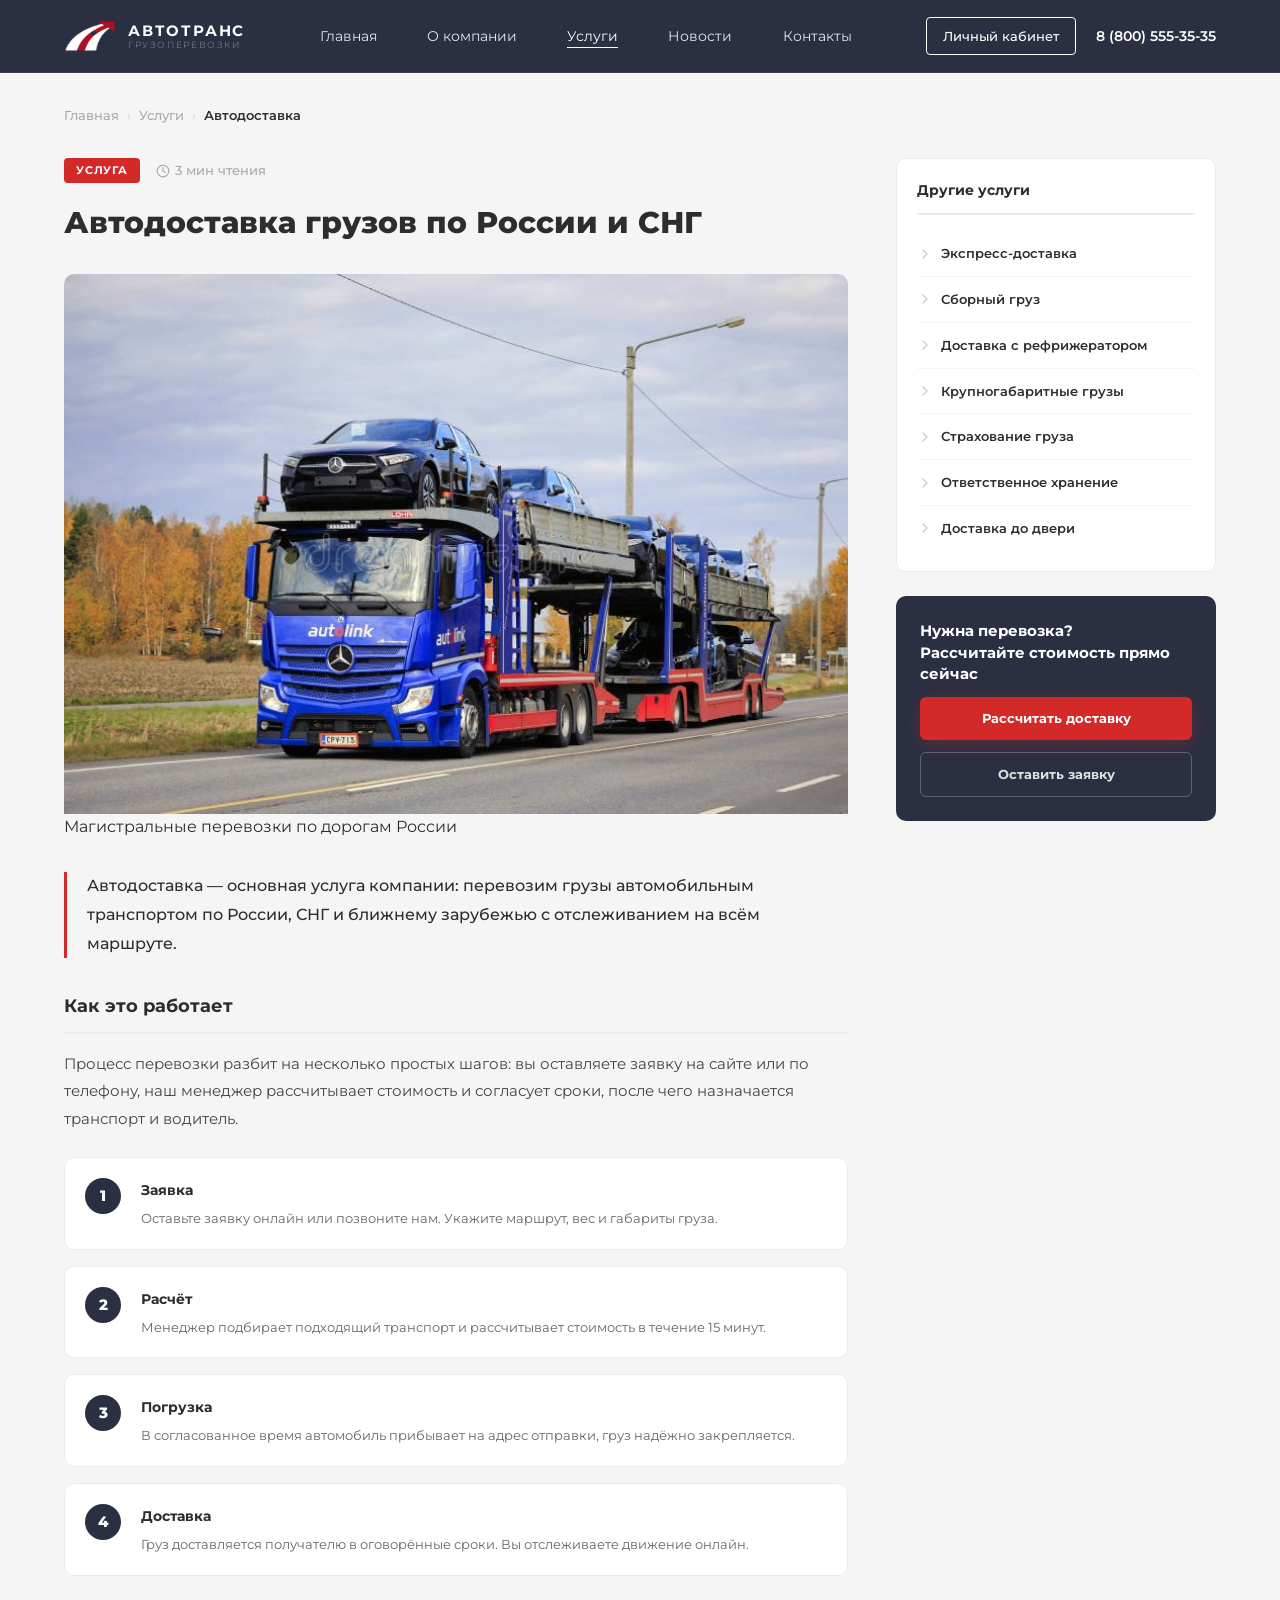
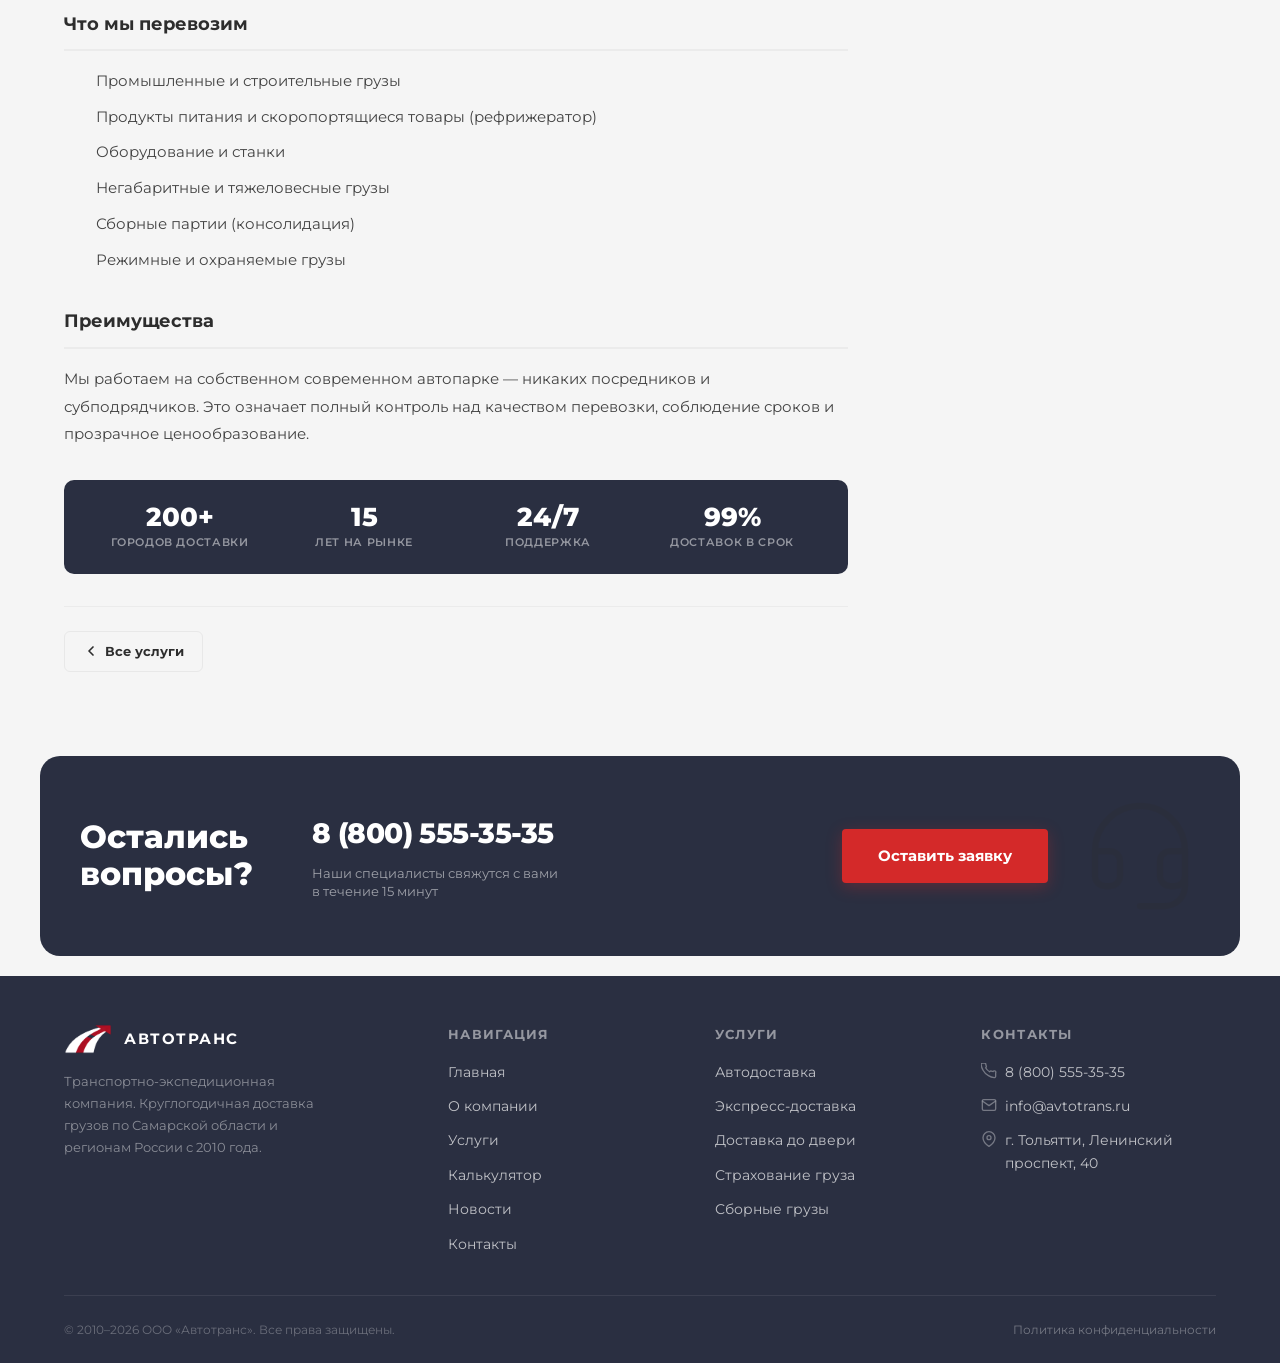
<file: service-detail.html>
<!DOCTYPE html>
<html lang="ru">
<head>
  <meta charset="UTF-8" />
  <meta name="viewport" content="width=device-width, initial-scale=1.0" />
  <meta name="description" content="Услуги Автотранс: автодоставка, экспресс-доставка, переезды, сборные и негабаритные грузы, страхование и ответственное хранение.">
  <title>Автодоставка — Автотранс</title>
  <link rel="preconnect" href="https://fonts.googleapis.com" />
  <link rel="preconnect" href="https://fonts.gstatic.com" crossorigin />
  <link href="https://fonts.googleapis.com/css2?family=Montserrat:wght@300;400;500;600;700;800&display=swap" rel="stylesheet" />
  <link rel="stylesheet" href="style.css?v=20261114-2" />
  <link rel="icon" type="image/png" sizes="64x64" href="assets/logo/favicon-64.png">
  <link rel="apple-touch-icon" href="assets/logo/apple-touch-icon.png">
  <meta name="theme-color" content="#2A2F41">
</head>
<body>

<header class="header" id="header">
    <div class="header__container">
      <a href="index.html" class="header__logo" aria-label="Автотранс — на главную">
        <img src="assets/logo/autotrans-mark-light.png" alt="" class="header__logo-icon" width="52" height="32">
        <div class="header__logo-text">
          <span class="header__logo-name">АВТОТРАНС</span>
          <span class="header__logo-slogan">Грузоперевозки</span>
        </div>
      </a>
      <nav class="header__nav" aria-label="Основная навигация">
        <ul class="header__nav-list">
          <li><a href="index.html" class="header__nav-link">Главная</a></li>
          <li><a href="about.html" class="header__nav-link">О компании</a></li>
          <li><a href="services.html" class="header__nav-link header__nav-link--active">Услуги</a></li>
          <li><a href="news.html" class="header__nav-link">Новости</a></li>
          <li><a href="contacts.html" class="header__nav-link">Контакты</a></li>
        </ul>
      </nav>
      <div class="header__actions">
        <a href="login-register.html" class="header__btn-cabinet">Личный кабинет</a>
        <a href="tel:88005553535" class="header__phone">8 (800) 555-35-35</a>
      </div>
      <button class="header__burger" id="headerBurger" aria-label="Открыть меню" aria-expanded="false">
        <span></span><span></span><span></span>
      </button>
    </div>

    <div class="header__mobile-menu" id="mobileMenu" role="dialog" aria-label="Мобильное меню">
      <nav aria-label="Мобильная навигация">
        <ul class="header__nav-list">
          <li><a href="index.html" class="header__nav-link">Главная</a></li>
          <li><a href="about.html" class="header__nav-link">О компании</a></li>
          <li><a href="services.html" class="header__nav-link header__nav-link--active">Услуги</a></li>
          <li><a href="news.html" class="header__nav-link">Новости</a></li>
          <li><a href="contacts.html" class="header__nav-link">Контакты</a></li>
        </ul>
      </nav>
      <div class="header__mobile-bottom">
        <a href="login-register.html" class="header__btn-cabinet">Личный кабинет</a>
        <a href="tel:88005553535" class="header__phone">8 (800) 555-35-35</a>
      </div>
    </div>
  </header>

<main class="nd-main">
  <div class="nd-container">

    <nav class="nd-breadcrumb reveal" aria-label="Хлебные крошки">
      <a href="index.html" class="nd-breadcrumb__link">Главная</a>
      <span class="nd-breadcrumb__sep" aria-hidden="true">›</span>
      <a href="services.html" class="nd-breadcrumb__link">Услуги</a>
      <span class="nd-breadcrumb__sep" aria-hidden="true">›</span>
      <span class="nd-breadcrumb__current" id="serviceCrumb">Автодоставка</span>
    </nav>

    <div class="nd-layout">

      
      <article class="nd-article">

        <div class="nd-article__meta reveal">
          <span class="nd-article__cat">Услуга</span>
          <span class="nd-article__read">
            <svg width="14" height="14" viewBox="0 0 24 24" fill="none" stroke="currentColor" stroke-width="2" stroke-linecap="round" stroke-linejoin="round" aria-hidden="true"><circle cx="12" cy="12" r="10"/><polyline points="12 6 12 12 16 14"/></svg>
            3 мин чтения
          </span>
        </div>

        <h1 class="nd-article__title reveal" id="serviceTitle">Автодоставка грузов по России и СНГ</h1>

        <figure class="nd-article__cover reveal">
          <img
            src="assets/photos/fleet-mercedes.jpg"
            alt="Автодоставка грузов"
            id="serviceCover"
            class="nd-article__cover-img"
            loading="eager" decoding="async" width="1200" height="540"
          />
          <figcaption>Магистральные перевозки по дорогам России</figcaption>
        </figure>

        <p class="nd-article__lead reveal" id="serviceLead">
          Автодоставка — основная и наиболее востребованная услуга компании. Мы осуществляем грузоперевозки автомобильным транспортом по всей России, странам СНГ и ближнему зарубежью. Любой груз, любой маршрут, любые сроки.
        </p>

        <div class="nd-article__body reveal">

          <h2>Как это работает</h2>
          <p>Процесс перевозки разбит на несколько простых шагов: вы оставляете заявку на сайте или по телефону, наш менеджер рассчитывает стоимость и согласует сроки, после чего назначается транспорт и водитель.</p>

          
          <div class="srv-steps">
            <div class="srv-step">
              <span class="srv-step__num">1</span>
              <div>
                <strong>Заявка</strong>
                <p>Оставьте заявку онлайн или позвоните нам. Укажите маршрут, вес и габариты груза.</p>
              </div>
            </div>
            <div class="srv-step">
              <span class="srv-step__num">2</span>
              <div>
                <strong>Расчёт</strong>
                <p>Менеджер подбирает подходящий транспорт и рассчитывает стоимость в течение 15 минут.</p>
              </div>
            </div>
            <div class="srv-step">
              <span class="srv-step__num">3</span>
              <div>
                <strong>Погрузка</strong>
                <p>В согласованное время автомобиль прибывает на адрес отправки, груз надёжно закрепляется.</p>
              </div>
            </div>
            <div class="srv-step">
              <span class="srv-step__num">4</span>
              <div>
                <strong>Доставка</strong>
                <p>Груз доставляется получателю в оговорённые сроки. Вы отслеживаете движение онлайн.</p>
              </div>
            </div>
          </div>

          <h2>Что мы перевозим</h2>
          <ul>
            <li>Промышленные и строительные грузы</li>
            <li>Продукты питания и скоропортящиеся товары (рефрижератор)</li>
            <li>Оборудование и станки</li>
            <li>Негабаритные и тяжеловесные грузы</li>
            <li>Сборные партии (консолидация)</li>
            <li>Режимные и охраняемые грузы</li>
          </ul>

          <h2>Преимущества</h2>
          <p>Мы работаем на собственном современном автопарке — никаких посредников и субподрядчиков. Это означает полный контроль над качеством перевозки, соблюдение сроков и прозрачное ценообразование.</p>

        </div>

        
        <div class="nd-stats reveal">
          <div class="nd-stat">
            <span class="nd-stat__num">200+</span>
            <span class="nd-stat__label">городов доставки</span>
          </div>
          <div class="nd-stat">
            <span class="nd-stat__num">15</span>
            <span class="nd-stat__label">лет на рынке</span>
          </div>
          <div class="nd-stat">
            <span class="nd-stat__num">24/7</span>
            <span class="nd-stat__label">поддержка</span>
          </div>
          <div class="nd-stat">
            <span class="nd-stat__num">99%</span>
            <span class="nd-stat__label">доставок в срок</span>
          </div>
        </div>

        <div class="nd-article__nav reveal">
          <a href="services.html" class="nd-article__nav-back">
            <svg width="16" height="16" viewBox="0 0 24 24" fill="none" stroke="currentColor" stroke-width="2.5" stroke-linecap="round" stroke-linejoin="round" aria-hidden="true"><path d="M15 18l-6-6 6-6"/></svg>
            Все услуги
          </a>
        </div>

      </article>

      
      <aside class="nd-sidebar">

        <div class="nd-sidebar__block reveal">
          <h3 class="nd-sidebar__title">Другие услуги</h3>
          <ul class="nd-sidebar__list">
            <li class="nd-sidebar__item">
              <a href="service-detail.html?s=express" class="nd-sidebar__link nd-sidebar__link--text">
                <svg width="16" height="16" viewBox="0 0 24 24" fill="none" stroke="currentColor" stroke-width="2" stroke-linecap="round" stroke-linejoin="round" aria-hidden="true"><path d="M9 18l6-6-6-6"/></svg>
                Экспресс-доставка
              </a>
            </li>
            <li class="nd-sidebar__item">
              <a href="service-detail.html?s=sborniy" class="nd-sidebar__link nd-sidebar__link--text">
                <svg width="16" height="16" viewBox="0 0 24 24" fill="none" stroke="currentColor" stroke-width="2" stroke-linecap="round" stroke-linejoin="round" aria-hidden="true"><path d="M9 18l6-6-6-6"/></svg>
                Сборный груз
              </a>
            </li>
            <li class="nd-sidebar__item">
              <a href="service-detail.html?s=refrigerator" class="nd-sidebar__link nd-sidebar__link--text">
                <svg width="16" height="16" viewBox="0 0 24 24" fill="none" stroke="currentColor" stroke-width="2" stroke-linecap="round" stroke-linejoin="round" aria-hidden="true"><path d="M9 18l6-6-6-6"/></svg>
                Доставка с рефрижератором
              </a>
            </li>
            <li class="nd-sidebar__item">
              <a href="service-detail.html?s=oversized" class="nd-sidebar__link nd-sidebar__link--text">
                <svg width="16" height="16" viewBox="0 0 24 24" fill="none" stroke="currentColor" stroke-width="2" stroke-linecap="round" stroke-linejoin="round" aria-hidden="true"><path d="M9 18l6-6-6-6"/></svg>
                Крупногабаритные грузы
              </a>
            </li>
            <li class="nd-sidebar__item">
              <a href="service-detail.html?s=insurance" class="nd-sidebar__link nd-sidebar__link--text">
                <svg width="16" height="16" viewBox="0 0 24 24" fill="none" stroke="currentColor" stroke-width="2" stroke-linecap="round" stroke-linejoin="round" aria-hidden="true"><path d="M9 18l6-6-6-6"/></svg>
                Страхование груза
              </a>
            </li>
            <li class="nd-sidebar__item">
              <a href="service-detail.html?s=storage" class="nd-sidebar__link nd-sidebar__link--text">
                <svg width="16" height="16" viewBox="0 0 24 24" fill="none" stroke="currentColor" stroke-width="2" stroke-linecap="round" stroke-linejoin="round" aria-hidden="true"><path d="M9 18l6-6-6-6"/></svg>
                Ответственное хранение
              </a>
            </li>
            <li class="nd-sidebar__item">
              <a href="service-detail.html?s=door" class="nd-sidebar__link nd-sidebar__link--text">
                <svg width="16" height="16" viewBox="0 0 24 24" fill="none" stroke="currentColor" stroke-width="2" stroke-linecap="round" stroke-linejoin="round" aria-hidden="true"><path d="M9 18l6-6-6-6"/></svg>
                Доставка до двери
              </a>
            </li>
          </ul>
        </div>

        <div class="nd-sidebar__cta reveal">
          <p class="nd-sidebar__cta-text">Нужна перевозка?<br>Рассчитайте стоимость прямо сейчас</p>
          <a href="calculator.html" class="nd-sidebar__cta-btn">Рассчитать доставку</a>
          <button class="nd-sidebar__cta-btn nd-sidebar__cta-btn--outline" id="openModal" type="button">Оставить заявку</button>
        </div>

      </aside>

    </div>
  </div>
</main>

<section class="cta-contact" aria-labelledby="ctaTitleSrvD">
  <div class="cta-contact__inner reveal">
    <h2 class="cta-contact__heading" id="ctaTitleSrvD">Остались<br>вопросы?</h2>
    <div class="cta-contact__phone-block">
      <a href="tel:88005553535" class="cta-contact__phone">8 (800) 555-35-35</a>
      <p class="cta-contact__sub">Наши специалисты свяжутся с вами<br>в течение 15 минут</p>
    </div>
    <button class="cta-contact__btn" id="openModalCta" type="button">Оставить заявку</button>
    <svg class="cta-contact__icon" width="120" height="120" viewBox="0 0 24 24" fill="none" stroke="currentColor" stroke-width="1.25" stroke-linecap="round" stroke-linejoin="round" aria-hidden="true">
        <path d="M3 11h3a2 2 0 0 1 2 2v3a2 2 0 0 1-2 2H5a2 2 0 0 1-2-2v-5Zm0 0a9 9 0 1 1 18 0m0 0v5a2 2 0 0 1-2 2h-1a2 2 0 0 1-2-2v-3a2 2 0 0 1 2-2h3Z"/>
        <path d="M21 16v2a4 4 0 0 1-4 4h-5"/>
      </svg>
  </div>
</section>

<footer class="footer" aria-label="Подвал сайта">
  <div class="footer__container">
    <div class="footer__top">
      <div class="footer__brand">
        <a href="index.html" class="footer__logo" aria-label="Автотранс — на главную">
          <img src="assets/logo/autotrans-mark-light.png" alt="" class="footer__logo-icon" width="48" height="30">
          <span class="footer__logo-name">АВТОТРАНС</span>
        </a>
        <p class="footer__desc">Транспортно-экспедиционная компания. Круглогодичная доставка грузов по Самарской области и регионам России с 2010 года.</p>
      </div>
      <div>
        <p class="footer__col-title">Навигация</p>
        <nav class="footer__links" aria-label="Навигация в подвале">
          <a href="index.html" class="footer__link">Главная</a>
          <a href="about.html" class="footer__link">О компании</a>
          <a href="services.html" class="footer__link">Услуги</a>
          <a href="calculator.html" class="footer__link">Калькулятор</a>
          <a href="news.html" class="footer__link">Новости</a>
          <a href="contacts.html" class="footer__link">Контакты</a>
        </nav>
      </div>
      <div>
        <p class="footer__col-title">Услуги</p>
        <nav class="footer__links" aria-label="Услуги в подвале">
          <a href="service-detail.html?s=avtodostavka" class="footer__link">Автодоставка</a>
          <a href="service-detail.html?s=express" class="footer__link">Экспресс-доставка</a>
          <a href="service-detail.html?s=door" class="footer__link">Доставка до двери</a>
          <a href="service-detail.html?s=insurance" class="footer__link">Страхование груза</a>
          <a href="service-detail.html?s=sborniy" class="footer__link">Сборные грузы</a>
        </nav>
      </div>
      <div>
        <p class="footer__col-title">Контакты</p>
        <a href="tel:88005553535" class="footer__contact-item">
          <svg class="footer__contact-icon" width="16" height="16" viewBox="0 0 24 24" fill="none" stroke="currentColor" stroke-width="2" stroke-linecap="round" stroke-linejoin="round" aria-hidden="true"><path d="M22 16.92v3a2 2 0 01-2.18 2 19.79 19.79 0 01-8.63-3.07A19.5 19.5 0 013.07 10.8 19.79 19.79 0 01.22 2.18 2 2 0 012.18 0h3a2 2 0 012 1.72c.127.96.361 1.903.7 2.81a2 2 0 01-.45 2.11L6.91 7.09a16 16 0 006 6l.56-.56a2 2 0 012.11-.45c.907.339 1.85.573 2.81.7A2 2 0 0122 14.92z"/></svg>
          8 (800) 555-35-35
        </a>
        <a href="mailto:info@avtotrans.ru" class="footer__contact-item">
          <svg class="footer__contact-icon" width="16" height="16" viewBox="0 0 24 24" fill="none" stroke="currentColor" stroke-width="2" stroke-linecap="round" stroke-linejoin="round" aria-hidden="true"><path d="M4 4h16c1.1 0 2 .9 2 2v12c0 1.1-.9 2-2 2H4c-1.1 0-2-.9-2-2V6c0-1.1.9-2 2-2z"/><polyline points="22,6 12,13 2,6"/></svg>
          info@avtotrans.ru
        </a>
        <span class="footer__contact-item">
          <svg class="footer__contact-icon" width="16" height="16" viewBox="0 0 24 24" fill="none" stroke="currentColor" stroke-width="2" stroke-linecap="round" stroke-linejoin="round" aria-hidden="true"><path d="M21 10c0 7-9 13-9 13s-9-6-9-13a9 9 0 0118 0z"/><circle cx="12" cy="10" r="3"/></svg>
          г. Тольятти, Ленинский проспект, 40
        </span>
      </div>
    </div>
    <div class="footer__bottom">
      <span class="footer__copy">© 2010–2026 ООО «Автотранс». Все права защищены.</span>
      <a href="privacy.html" class="footer__policy">Политика конфиденциальности</a>
    </div>
  </div>
</footer>

<div class="modal-overlay" id="requestModal" role="dialog" aria-modal="true" aria-labelledby="modalTitle">
  <div class="modal" id="modalBox">
    <button class="modal__close" id="closeModal" aria-label="Закрыть">
      <svg width="16" height="16" viewBox="0 0 16 16" fill="none" aria-hidden="true"><path d="M2 2L14 14M14 2L2 14" stroke="currentColor" stroke-width="2" stroke-linecap="round"/></svg>
    </button>
    <div id="modalFormWrap">
      <h2 class="modal__title" id="modalTitle">Оставить заявку</h2>
      <form class="modal__form" id="requestForm" novalidate>
        <div class="modal__row">
          <div class="modal__field"><label for="req-name">Имя</label><input type="text" id="req-name" name="name" placeholder="Ваше имя" autocomplete="name"/></div>
          <div class="modal__field"><label for="req-phone">Телефон *</label><input type="tel" id="req-phone" name="phone" placeholder="+7 (___) ___-__-__" autocomplete="tel" required/></div>
        </div>
        <div class="modal__row">
          <div class="modal__field"><label for="req-from">Откуда</label><input type="text" id="req-from" name="from" placeholder="Город отправления"/></div>
          <div class="modal__field"><label for="req-to">Куда</label><input type="text" id="req-to" name="to" placeholder="Город доставки"/></div>
        </div>
        <div class="modal__field"><label for="req-cargo">Груз</label><input type="text" id="req-cargo" name="cargo" placeholder="Описание, вес, габариты"/></div>
        <div class="modal__field"><label for="req-comment">Комментарий</label><textarea id="req-comment" name="comment" rows="3" placeholder="Дополнительная информация..."></textarea></div>
        <button type="submit" class="modal__submit">Отправить заявку</button>
      </form>
    </div>
    <div class="modal__success" id="modalSuccess" aria-live="polite">
      <div class="modal__success-icon">✓</div>
      <h3>Заявка принята!</h3>
      <p>Мы свяжемся с вами в течение 15 минут</p>
    </div>
  </div>
</div>

<script src="script.js?v=20261114-2" defer></script>
<script>
  (function () {
    const SERVICES = {
      avtodostavka: { crumb: 'Автодоставка', title: 'Автодоставка грузов по России и СНГ', lead: 'Автодоставка — основная услуга компании: перевозим грузы автомобильным транспортом по России, СНГ и ближнему зарубежью с отслеживанием на всём маршруте.' },
      pereezd: { crumb: 'Переезд', title: 'Квартирный и офисный переезд', lead: 'Организуем переезд под ключ: упаковка, погрузка, перевозка и расстановка мебели. Работаем с квартирами, офисами и небольшими складами.' },
      banderolka: { crumb: 'Бандероль', title: 'Доставка бандеролей и документов', lead: 'Отправляем бандероли, документы и небольшие посылки по Самарской области и регионам России с курьерской доставкой до двери.' },
      express: { crumb: 'Экспресс-доставка', title: 'Экспресс-доставка грузов', lead: 'Срочные отправления доставляем по выделенному графику: сокращённые сроки, приоритетная погрузка и контроль на каждом этапе.' },
      refrigerator: { crumb: 'Рефрижератор', title: 'Доставка с рефрижератором', lead: 'Перевозим продукты питания и другие грузы, требующие температурного режима, в рефрижераторах с контролем температуры на всём пути.' },
      'near-east': { crumb: 'Ближний Восток', title: 'Доставка в страны Ближнего Востока', lead: 'Организуем автомобильные и мультимодальные перевозки в страны Ближнего Востока с оформлением документов и сопровождением груза.' },
      sborniy: { crumb: 'Сборные грузы', title: 'Доставка сборных грузов', lead: 'Консолидируем партии от нескольких отправителей в одном автомобиле — выгодное решение для небольших и регулярных отправлений.' },
      rezhim: { crumb: 'Режимные грузы', title: 'Доставка режимных и охраняемых грузов', lead: 'Перевозим грузы, требующие особых условий охраны и допуска, с соблюдением установленных требований и сопровождением.' },
      russia: { crumb: 'Доставка по России', title: 'Доставка по России', lead: 'Междугородние перевозки по всей России: подбираем транспорт под объём груза и предлагаем оптимальный маршрут с понятными сроками.' },
      sosednie: { crumb: 'Соседние страны', title: 'Доставка в соседние страны', lead: 'Регулярные перевозки в Казахстан, Беларусь и другие соседние страны с таможенным оформлением и полным пакетом документов.' },
      sng: { crumb: 'СНГ', title: 'Доставка в страны СНГ', lead: 'Доставляем грузы в страны СНГ автомобильным транспортом, помогаем с документами и отслеживаем груз до передачи получателю.' },
      'far-east': { crumb: 'Дальний Восток', title: 'Доставка в страны Дальнего Востока', lead: 'Мультимодальные перевозки в страны Азиатско-Тихоокеанского региона: автомобильный, железнодорожный и морской транспорт в одной схеме.' },
      'new-regions': { crumb: 'Новые регионы', title: 'Доставка в новые регионы', lead: 'Выполняем перевозки в новые регионы с учётом действующих требований, подбираем транспорт и сопровождаем груз на всём маршруте.' },
      europe: { crumb: 'Европа', title: 'Доставка в европейские страны', lead: 'Перевозки в Европу автомобильным и мультимодальным транспортом с оформлением сопроводительных документов и страхованием груза.' },
      krym: { crumb: 'Крым', title: 'Доставка в Крым', lead: 'Регулярные отправления в Крым автомобильным транспортом: сборные грузы, паллеты и крупные партии с доставкой до двери.' },
      oversized: { crumb: 'Крупногабаритные грузы', title: 'Перевозка крупногабаритных грузов', lead: 'Перевозим негабаритную и тяжеловесную технику с разработкой маршрута, согласованием проезда и сопровождением.' },
      hazmat: { crumb: 'Опасные грузы', title: 'Перевозка опасных грузов', lead: 'Опасные грузы перевозим на специализированном транспорте с соблюдением требований безопасности и полным пакетом документов.' },
      storage: { crumb: 'Ответственное хранение', title: 'Ответственное хранение', lead: 'Принимаем грузы на краткосрочное и долгосрочное хранение: учёт, страхование и отгрузка по вашему графику.' },
      insurance: { crumb: 'Страхование груза', title: 'Страхование груза', lead: 'Оформляем страхование груза на весь маршрут — от приёмки на складе отправителя до передачи получателю.' },
      door: { crumb: 'Доставка до двери', title: 'Доставка до двери', lead: 'Забираем груз по адресу отправителя и доставляем до двери получателя, включая подъём и оформление документов.' }
    };

    const key = (new URLSearchParams(window.location.search).get('s') || 'avtodostavka').toLowerCase();
    const data = SERVICES[key] || SERVICES.avtodostavka;

    document.title = data.title + ' — Автотранс';
    const crumb = document.getElementById('serviceCrumb');
    const title = document.getElementById('serviceTitle');
    const lead = document.getElementById('serviceLead');
    const cover = document.getElementById('serviceCover');
    if (crumb) crumb.textContent = data.crumb;
    if (title) title.textContent = data.title;
    if (lead) lead.textContent = data.lead;
    if (cover) cover.alt = data.title;

    document.querySelectorAll('.nd-sidebar__link').forEach(function (link) {
      if (link.getAttribute('href') === 'service-detail.html?s=' + key) {
        link.setAttribute('aria-current', 'page');
      }
    });
  })();
</script>
</body>
</html>
</file>
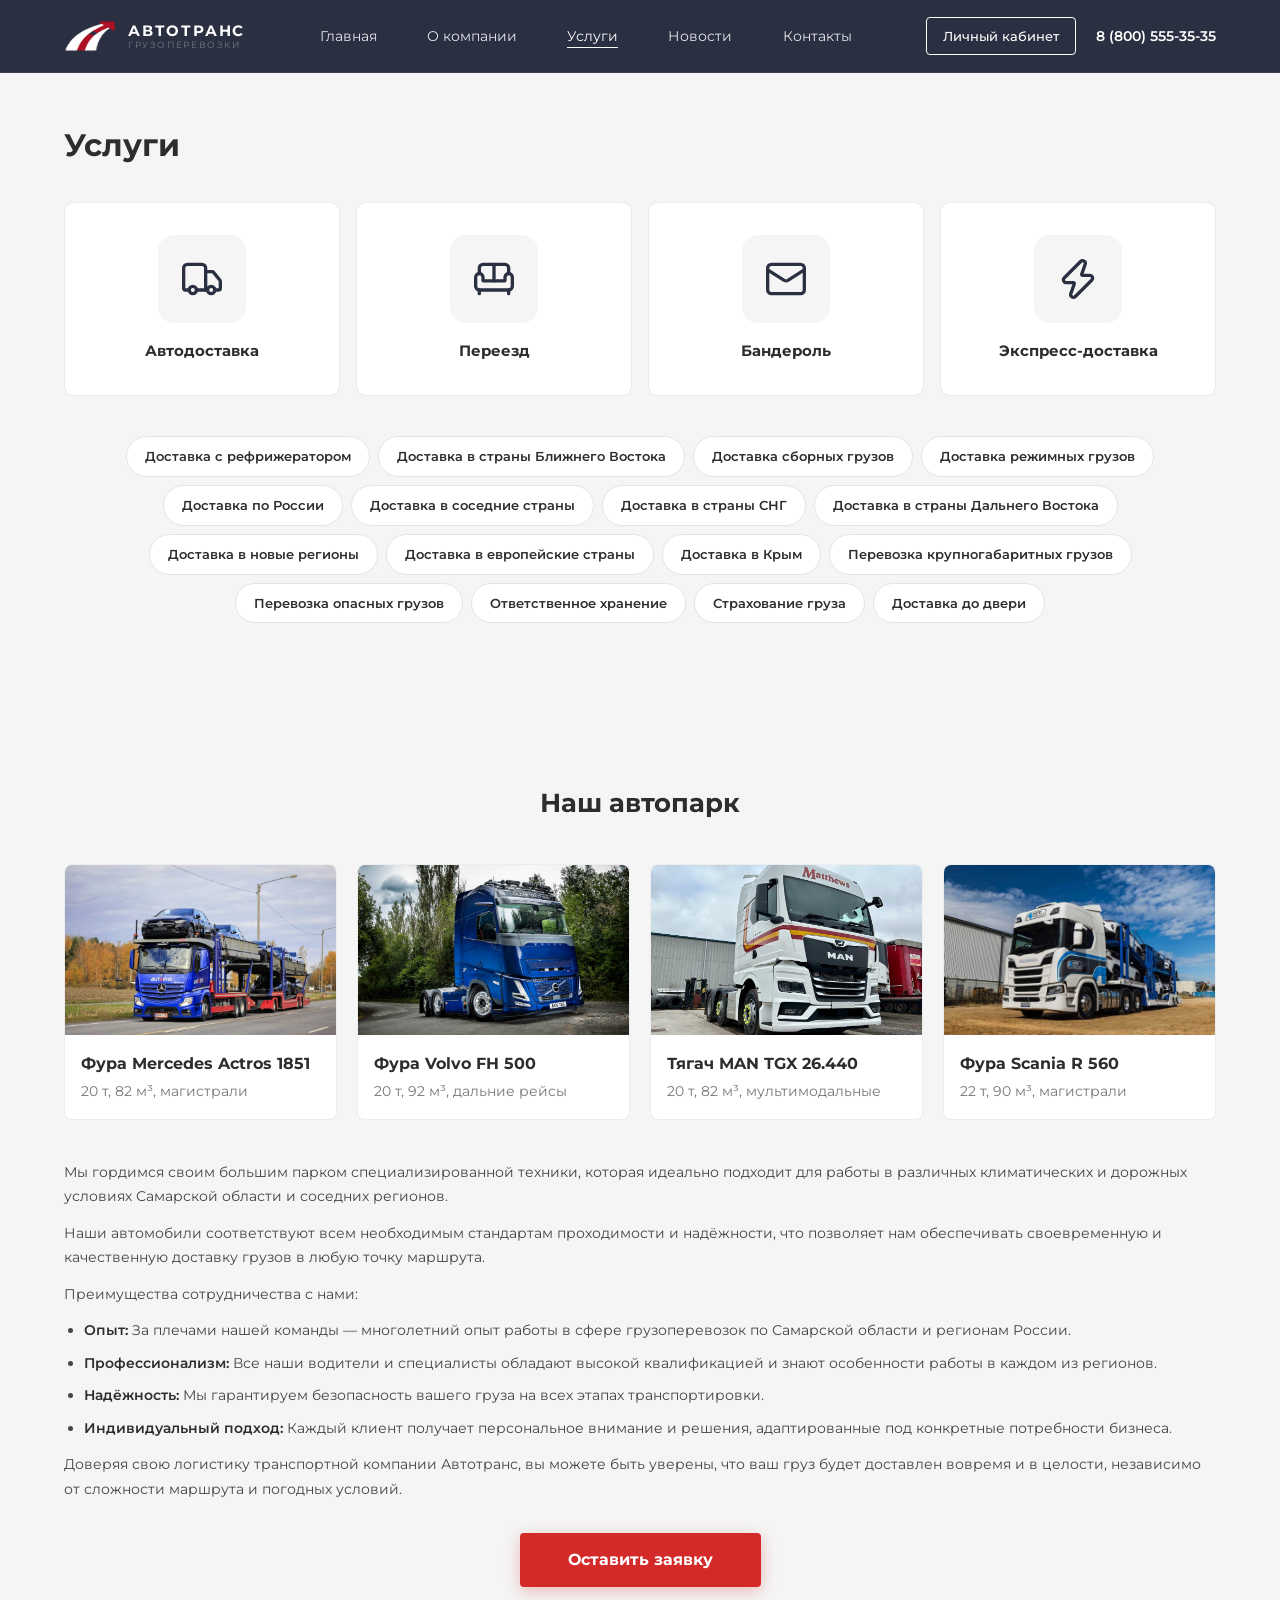
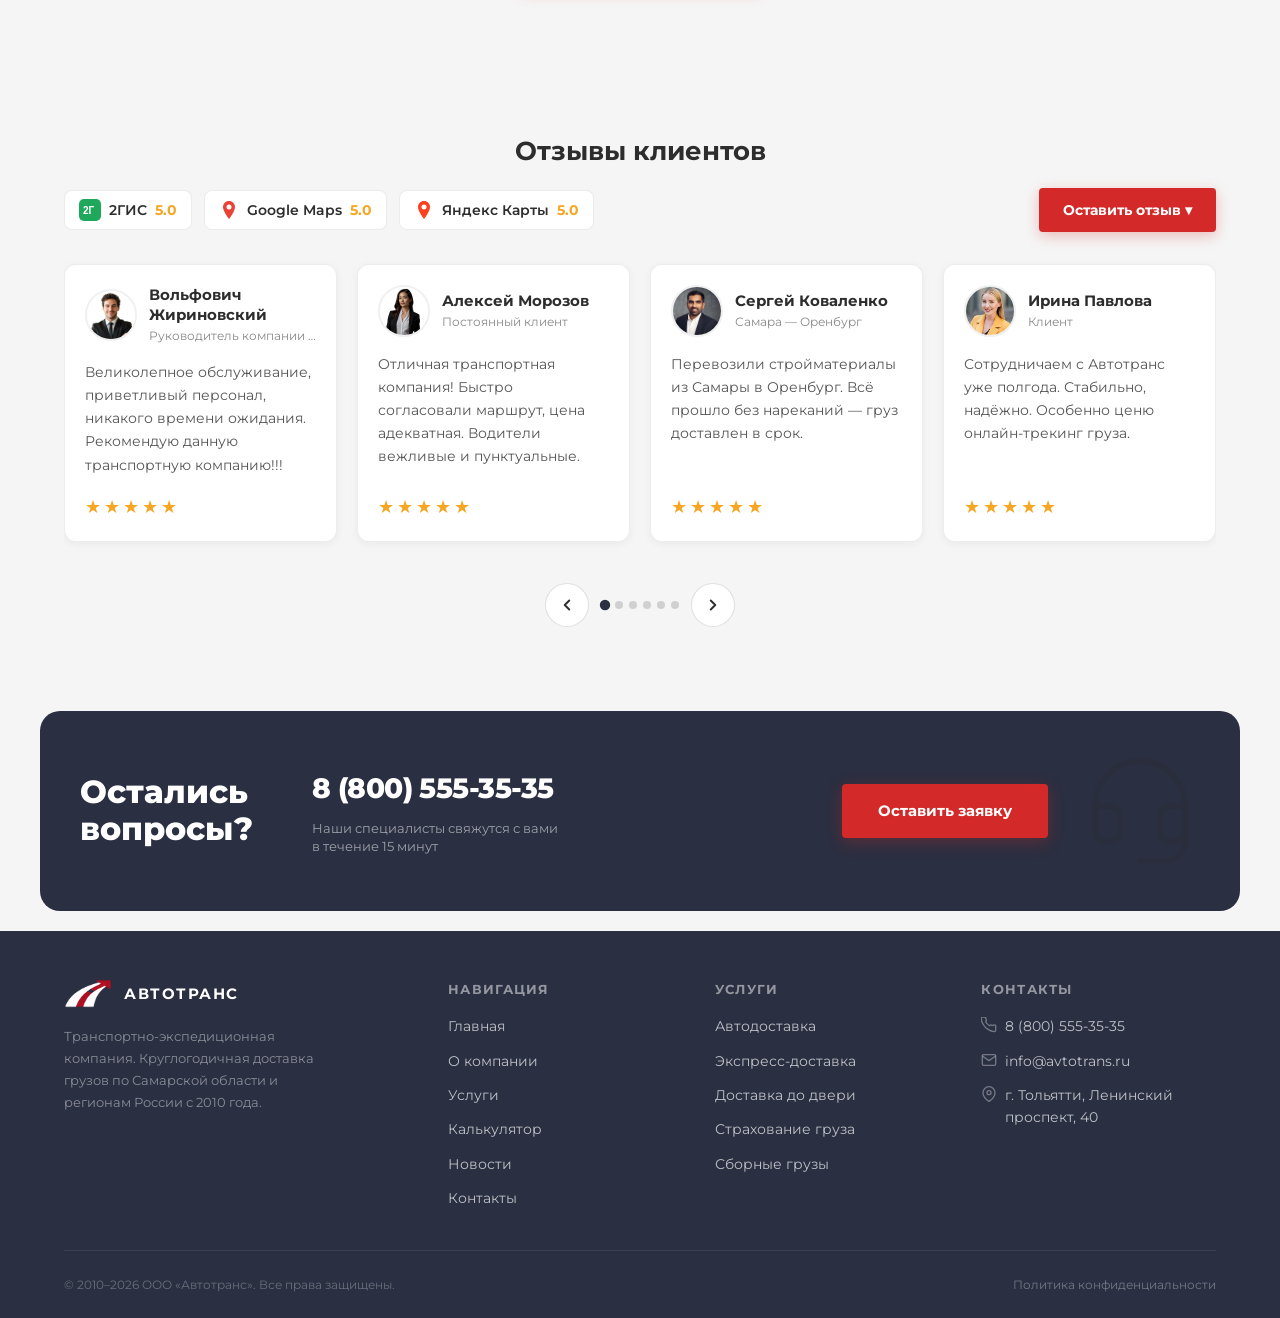
<file: services.html>
<!DOCTYPE html>
<html lang="ru">
<head>
  <meta charset="UTF-8" />
  <meta name="viewport" content="width=device-width, initial-scale=1.0" />
  <meta name="description" content="Услуги Автотранс: автодоставка, экспресс-доставка, переезды, сборные и негабаритные грузы, страхование и ответственное хранение.">
  <title>Услуги — Автотранс</title>
  <link rel="preconnect" href="https://fonts.googleapis.com" />
  <link rel="preconnect" href="https://fonts.gstatic.com" crossorigin />
  <link href="https://fonts.googleapis.com/css2?family=Montserrat:wght@300;400;500;600;700;800&display=swap" rel="stylesheet" />
  <link rel="stylesheet" href="style.css?v=20261114-2" />
  <link rel="icon" type="image/png" sizes="64x64" href="assets/logo/favicon-64.png">
  <link rel="apple-touch-icon" href="assets/logo/apple-touch-icon.png">
  <meta name="theme-color" content="#2A2F41">
</head>
<body>

<header class="header" id="header">
    <div class="header__container">
      <a href="index.html" class="header__logo" aria-label="Автотранс — на главную">
        <img src="assets/logo/autotrans-mark-light.png" alt="" class="header__logo-icon" width="52" height="32">
        <div class="header__logo-text">
          <span class="header__logo-name">АВТОТРАНС</span>
          <span class="header__logo-slogan">Грузоперевозки</span>
        </div>
      </a>
      <nav class="header__nav" aria-label="Основная навигация">
        <ul class="header__nav-list">
          <li><a href="index.html" class="header__nav-link">Главная</a></li>
          <li><a href="about.html" class="header__nav-link">О компании</a></li>
          <li><a href="services.html" class="header__nav-link header__nav-link--active">Услуги</a></li>
          <li><a href="news.html" class="header__nav-link">Новости</a></li>
          <li><a href="contacts.html" class="header__nav-link">Контакты</a></li>
        </ul>
      </nav>
      <div class="header__actions">
        <a href="login-register.html" class="header__btn-cabinet">Личный кабинет</a>
        <a href="tel:88005553535" class="header__phone">8 (800) 555-35-35</a>
      </div>
      <button class="header__burger" id="headerBurger" aria-label="Открыть меню" aria-expanded="false">
        <span></span><span></span><span></span>
      </button>
    </div>

    <div class="header__mobile-menu" id="mobileMenu" role="dialog" aria-label="Мобильное меню">
      <nav aria-label="Мобильная навигация">
        <ul class="header__nav-list">
          <li><a href="index.html" class="header__nav-link">Главная</a></li>
          <li><a href="about.html" class="header__nav-link">О компании</a></li>
          <li><a href="services.html" class="header__nav-link header__nav-link--active">Услуги</a></li>
          <li><a href="news.html" class="header__nav-link">Новости</a></li>
          <li><a href="contacts.html" class="header__nav-link">Контакты</a></li>
        </ul>
      </nav>
      <div class="header__mobile-bottom">
        <a href="login-register.html" class="header__btn-cabinet">Личный кабинет</a>
        <a href="tel:88005553535" class="header__phone">8 (800) 555-35-35</a>
      </div>
    </div>
  </header>

<!-- Icons: Lucide (https://lucide.dev), ISC License -->
<section class="srv-page" aria-labelledby="srvTitle">
  <div class="srv-page__container">

    <h1 class="srv-page__title reveal" id="srvTitle">Услуги</h1>

    
    <div class="srv-main-grid reveal">

      <a href="service-detail.html?s=avtodostavka" class="srv-main-card">
        <div class="srv-main-card__icon-wrap">
          <svg class="srv-icon" width="44" height="44" viewBox="0 0 24 24" fill="none" stroke="currentColor" stroke-width="1.8" stroke-linecap="round" stroke-linejoin="round" aria-hidden="true">
            <path d="M14 18V6a2 2 0 0 0-2-2H4a2 2 0 0 0-2 2v11a1 1 0 0 0 1 1h2"/><path d="M15 18H9"/><path d="M19 18h2a1 1 0 0 0 1-1v-3.65a1 1 0 0 0-.22-.624l-3.48-4.35A1 1 0 0 0 17.52 8H14"/><circle cx="17" cy="18" r="2"/><circle cx="7" cy="18" r="2"/>
          </svg>
        </div>
        <span class="srv-main-card__name">Автодоставка</span>
      </a>

      <a href="service-detail.html?s=pereezd" class="srv-main-card">
        <div class="srv-main-card__icon-wrap">
          <svg class="srv-icon" width="44" height="44" viewBox="0 0 24 24" fill="none" stroke="currentColor" stroke-width="1.8" stroke-linecap="round" stroke-linejoin="round" aria-hidden="true">
            <path d="M20 9V6a2 2 0 0 0-2-2H6a2 2 0 0 0-2 2v3"/><path d="M2 16a2 2 0 0 0 2 2h16a2 2 0 0 0 2-2v-5a2 2 0 0 0-4 0v1.5a.5.5 0 0 1-.5.5h-11a.5.5 0 0 1-.5-.5V11a2 2 0 0 0-4 0z"/><path d="M4 18v2"/><path d="M20 18v2"/><path d="M12 4v9"/>
          </svg>
        </div>
        <span class="srv-main-card__name">Переезд</span>
      </a>

      <a href="service-detail.html?s=banderolka" class="srv-main-card">
        <div class="srv-main-card__icon-wrap">
          <svg class="srv-icon" width="44" height="44" viewBox="0 0 24 24" fill="none" stroke="currentColor" stroke-width="1.8" stroke-linecap="round" stroke-linejoin="round" aria-hidden="true">
            <path d="m22 7-8.991 5.727a2 2 0 0 1-2.009 0L2 7"/><rect x="2" y="4" width="20" height="16" rx="2"/>
          </svg>
        </div>
        <span class="srv-main-card__name">Бандероль</span>
      </a>

      <a href="service-detail.html?s=express" class="srv-main-card">
        <div class="srv-main-card__icon-wrap">
          <svg class="srv-icon" width="44" height="44" viewBox="0 0 24 24" fill="none" stroke="currentColor" stroke-width="1.8" stroke-linecap="round" stroke-linejoin="round" aria-hidden="true">
            <path d="M15.914 4a1.5 1.5 0 00-2.474-1.561l-9 9A1.5 1.5 0 005.5 14h4.002a.5.5 0 01.471.666L8.086 20a1.5 1.5 0 002.475 1.56l9-9A1.5 1.5 0 0018.5 10h-3.997a.5.5 0 01-.472-.667z"/>
          </svg>
        </div>
        <span class="srv-main-card__name">Экспресс-доставка</span>
      </a>

    </div>

    
    <div class="srv-tags reveal">
      <a href="service-detail.html?s=refrigerator" class="srv-tag">Доставка с рефрижератором</a>
      <a href="service-detail.html?s=near-east" class="srv-tag">Доставка в страны Ближнего Востока</a>
      <a href="service-detail.html?s=sborniy" class="srv-tag">Доставка сборных грузов</a>
      <a href="service-detail.html?s=rezhim" class="srv-tag">Доставка режимных грузов</a>
      <a href="service-detail.html?s=russia" class="srv-tag">Доставка по России</a>
      <a href="service-detail.html?s=sosednie" class="srv-tag">Доставка в соседние страны</a>
      <a href="service-detail.html?s=sng" class="srv-tag">Доставка в страны СНГ</a>
      <a href="service-detail.html?s=far-east" class="srv-tag">Доставка в страны Дальнего Востока</a>
      <a href="service-detail.html?s=new-regions" class="srv-tag">Доставка в новые регионы</a>
      <a href="service-detail.html?s=europe" class="srv-tag">Доставка в европейские страны</a>
      <a href="service-detail.html?s=krym" class="srv-tag">Доставка в Крым</a>
      <a href="service-detail.html?s=oversized" class="srv-tag">Перевозка крупногабаритных грузов</a>
      <a href="service-detail.html?s=hazmat" class="srv-tag">Перевозка опасных грузов</a>
      <a href="service-detail.html?s=storage" class="srv-tag">Ответственное хранение</a>
      <a href="service-detail.html?s=insurance" class="srv-tag">Страхование груза</a>
      <a href="service-detail.html?s=door" class="srv-tag">Доставка до двери</a>
    </div>

  </div>
</section>

<section class="fleet" aria-labelledby="fleetTitle">
    <div class="fleet__container">
      <h2 class="fleet__title reveal" id="fleetTitle">Наш автопарк</h2>

      <div class="fleet__grid">

        
        <article class="fleet__card reveal reveal-d1">
          <div class="fleet__card-img-wrap">
            <img
              src="assets/photos/fleet-mercedes.jpg"
              alt="Фура Mercedes Actros 1851"
              class="fleet__card-img"
              width="400" height="250"
              loading="lazy"
              decoding="async"
            >
          </div>
          <div class="fleet__card-body">
            <h3 class="fleet__card-title">Фура Mercedes Actros 1851</h3>
            <p class="fleet__card-specs">20&nbsp;т, 82&nbsp;м³, магистрали</p>
          </div>
        </article>

        
        <article class="fleet__card reveal reveal-d2">
          <div class="fleet__card-img-wrap">
            <img
              src="assets/photos/fleet-volvo.jpg"
              alt="Фура Volvo FH 500"
              class="fleet__card-img"
              width="400" height="250"
              loading="lazy"
              decoding="async"
            >
          </div>
          <div class="fleet__card-body">
            <h3 class="fleet__card-title">Фура Volvo FH 500</h3>
            <p class="fleet__card-specs">20&nbsp;т, 92&nbsp;м³, дальние рейсы</p>
          </div>
        </article>

        
        <article class="fleet__card reveal reveal-d3">
          <div class="fleet__card-img-wrap">
            <img
              src="assets/photos/fleet-man.jpg"
              alt="Тягач MAN TGX 26.440"
              class="fleet__card-img"
              width="400" height="250"
              loading="lazy"
              decoding="async"
            >
          </div>
          <div class="fleet__card-body">
            <h3 class="fleet__card-title">Тягач MAN TGX 26.440</h3>
            <p class="fleet__card-specs">20&nbsp;т, 82&nbsp;м³, мультимодальные</p>
          </div>
        </article>

        
        <article class="fleet__card reveal reveal-d4">
          <div class="fleet__card-img-wrap">
            <img
              src="assets/photos/fleet-scania.jpg"
              alt="Фура Scania R 560"
              class="fleet__card-img"
              width="400" height="250"
              loading="lazy"
              decoding="async"
            >
          </div>
          <div class="fleet__card-body">
            <h3 class="fleet__card-title">Фура Scania R&nbsp;560</h3>
            <p class="fleet__card-specs">22&nbsp;т, 90&nbsp;м³, магистрали</p>
          </div>
        </article>

      </div>

      
      <div class="fleet__desc reveal">
        <p>Мы гордимся своим большим парком специализированной техники, которая идеально подходит для работы в различных климатических и дорожных условиях Самарской области и соседних регионов.</p>
        <p>Наши автомобили соответствуют всем необходимым стандартам проходимости и надёжности, что позволяет нам обеспечивать своевременную и качественную доставку грузов в любую точку маршрута.</p>
        <p>Преимущества сотрудничества с нами:</p>
        <ul>
          <li><strong>Опыт:</strong> За плечами нашей команды — многолетний опыт работы в сфере грузоперевозок по Самарской области и регионам России.</li>
          <li><strong>Профессионализм:</strong> Все наши водители и специалисты обладают высокой квалификацией и знают особенности работы в каждом из регионов.</li>
          <li><strong>Надёжность:</strong> Мы гарантируем безопасность вашего груза на всех этапах транспортировки.</li>
          <li><strong>Индивидуальный подход:</strong> Каждый клиент получает персональное внимание и решения, адаптированные под конкретные потребности бизнеса.</li>
        </ul>
        <p>Доверяя свою логистику транспортной компании Автотранс, вы можете быть уверены, что ваш груз будет доставлен вовремя и в целости, независимо от сложности маршрута и погодных условий.</p>
      </div>

      
      <div class="fleet__cta reveal">
        <button class="fleet__btn" id="openModal" type="button">Оставить заявку</button>
      </div>

    </div>
  </section>

<section class="reviews" aria-labelledby="reviewsTitleSrv">
  <div class="reviews__container">
    <h2 class="reviews__title reveal" id="reviewsTitleSrv">Отзывы клиентов</h2>
    <div class="reviews__header reveal">
      <div class="reviews__meta">
        <a href="https://2gis.ru/tolyatti/search/Автотранс" target="_blank" rel="noopener noreferrer" class="reviews__badge" aria-label="2ГИС 5.0">
          <svg width="22" height="22" viewBox="0 0 22 22" fill="none" aria-hidden="true"><rect width="22" height="22" rx="5" fill="#1FA85C"/><text x="4" y="15" font-size="10" font-weight="800" fill="white" font-family="sans-serif">2Г</text></svg>
          <span>2ГИС</span><span class="reviews__badge-score">5.0</span>
        </a>
        <a href="https://www.google.com/maps/search/Автотранс+Тольятти" target="_blank" rel="noopener noreferrer" class="reviews__badge" aria-label="Google Maps 5.0">
          <svg width="20" height="20" viewBox="0 0 20 20" fill="none" aria-hidden="true"><path d="M10 1C6.68 1 4 3.68 4 7c0 4.5 6 12 6 12s6-7.5 6-12c0-3.32-2.68-6-6-6z" fill="#EA4335"/><circle cx="10" cy="7" r="2.5" fill="white"/></svg>
          <span>Google Maps</span><span class="reviews__badge-score">5.0</span>
        </a>
        <a href="https://yandex.ru/maps/?text=Автотранс%20Тольятти" target="_blank" rel="noopener noreferrer" class="reviews__badge" aria-label="Яндекс Карты 5.0">
          <svg width="20" height="20" viewBox="0 0 20 20" fill="none" aria-hidden="true"><path d="M10 1C6.68 1 4 3.68 4 7c0 4.5 6 12 6 12s6-7.5 6-12c0-3.32-2.68-6-6-6z" fill="#FC3F1D"/><circle cx="10" cy="7" r="2.5" fill="white"/></svg>
          <span>Яндекс Карты</span><span class="reviews__badge-score">5.0</span>
        </a>
      </div>
      <div class="reviews__leave-wrap">
        <button class="reviews__leave-btn" id="leaveReviewBtn" type="button">Оставить отзыв ▾</button>
        <div class="reviews__dropdown" id="leaveReviewDropdown" role="menu">
          <a href="https://yandex.ru/maps/?text=Автотранс%20Тольятти" target="_blank" rel="noopener noreferrer" role="menuitem">
            <svg width="18" height="18" viewBox="0 0 20 20" fill="none"><path d="M10 1C6.68 1 4 3.68 4 7c0 4.5 6 12 6 12s6-7.5 6-12c0-3.32-2.68-6-6-6z" fill="#EA4335"/><circle cx="10" cy="7" r="2.5" fill="white"/></svg>Google Maps
          </a>
          <a href="https://2gis.ru/tolyatti/search/Автотранс" target="_blank" rel="noopener noreferrer" role="menuitem">
            <svg width="18" height="18" viewBox="0 0 22 22" fill="none"><rect width="22" height="22" rx="5" fill="#1FA85C"/><text x="4" y="15" font-size="10" font-weight="800" fill="white" font-family="sans-serif">2Г</text></svg>2ГИС
          </a>
        </div>
      </div>
    </div>
    <div class="reviews__slider reveal" id="reviewsSlider">
      <div class="reviews__track" id="reviewsTrack">
        <article class="review-card">
          <div class="review-card__head">
            <img src="assets/photos/avatar-alexey.jpg" alt="" class="review-card__avatar" width="52" height="52" loading="lazy"/>
            <div class="review-card__info">
              <div class="review-card__name">Вольфович Жириновский</div>
              <div class="review-card__role">Руководитель компании "АВТОВАЗ"</div>
            </div>
          </div>
          <p class="review-card__text">Великолепное обслуживание, приветливый персонал, никакого времени ожидания. Рекомендую данную транспортную компанию!!!</p>
          <div class="review-card__stars" aria-label="Оценка 5 из 5"><span class="review-card__star" aria-hidden="true">★</span><span class="review-card__star" aria-hidden="true">★</span><span class="review-card__star" aria-hidden="true">★</span><span class="review-card__star" aria-hidden="true">★</span><span class="review-card__star" aria-hidden="true">★</span></div>
        </article>
        <article class="review-card">
          <div class="review-card__head">
            <img src="assets/photos/avatar-marina.jpg" alt="" class="review-card__avatar" width="52" height="52" loading="lazy"/>
            <div class="review-card__info">
              <div class="review-card__name">Алексей Морозов</div>
              <div class="review-card__role">Постоянный клиент</div>
            </div>
          </div>
          <p class="review-card__text">Отличная транспортная компания! Быстро согласовали маршрут, цена адекватная. Водители вежливые и пунктуальные.</p>
          <div class="review-card__stars" aria-label="Оценка 5 из 5"><span class="review-card__star" aria-hidden="true">★</span><span class="review-card__star" aria-hidden="true">★</span><span class="review-card__star" aria-hidden="true">★</span><span class="review-card__star" aria-hidden="true">★</span><span class="review-card__star" aria-hidden="true">★</span></div>
        </article>
        <article class="review-card">
          <div class="review-card__head">
            <img src="assets/photos/avatar-dmitry.jpg" alt="" class="review-card__avatar" width="52" height="52" loading="lazy"/>
            <div class="review-card__info">
              <div class="review-card__name">Сергей Коваленко</div>
              <div class="review-card__role">Самара — Оренбург</div>
            </div>
          </div>
          <p class="review-card__text">Перевозили стройматериалы из Самары в Оренбург. Всё прошло без нареканий — груз доставлен в срок.</p>
          <div class="review-card__stars" aria-label="Оценка 5 из 5"><span class="review-card__star" aria-hidden="true">★</span><span class="review-card__star" aria-hidden="true">★</span><span class="review-card__star" aria-hidden="true">★</span><span class="review-card__star" aria-hidden="true">★</span><span class="review-card__star" aria-hidden="true">★</span></div>
        </article>
        <article class="review-card">
          <div class="review-card__head">
            <img src="assets/photos/avatar-natalya.jpg" alt="" class="review-card__avatar" width="52" height="52" loading="lazy"/>
            <div class="review-card__info">
              <div class="review-card__name">Ирина Павлова</div>
              <div class="review-card__role">Клиент</div>
            </div>
          </div>
          <p class="review-card__text">Сотрудничаем с Автотранс уже полгода. Стабильно, надёжно. Особенно ценю онлайн-трекинг груза.</p>
          <div class="review-card__stars" aria-label="Оценка 5 из 5"><span class="review-card__star" aria-hidden="true">★</span><span class="review-card__star" aria-hidden="true">★</span><span class="review-card__star" aria-hidden="true">★</span><span class="review-card__star" aria-hidden="true">★</span><span class="review-card__star" aria-hidden="true">★</span></div>
        </article>
        <article class="review-card">
          <div class="review-card__head">
            <img src="assets/photos/avatar-sergey.jpg" alt="" class="review-card__avatar" width="52" height="52" loading="lazy"/>
            <div class="review-card__info">
              <div class="review-card__name">Дмитрий Фёдоров</div>
              <div class="review-card__role">Партнёр</div>
            </div>
          </div>
          <p class="review-card__text">Перевозили партию автозапчастей. Всё закрепили и доставили в идеальном состоянии. Профессиональная команда!</p>
          <div class="review-card__stars" aria-label="Оценка 5 из 5"><span class="review-card__star" aria-hidden="true">★</span><span class="review-card__star" aria-hidden="true">★</span><span class="review-card__star" aria-hidden="true">★</span><span class="review-card__star" aria-hidden="true">★</span><span class="review-card__star" aria-hidden="true">★</span></div>
        </article>
        <article class="review-card">
          <div class="review-card__head">
            <img src="assets/photos/avatar-elena.jpg" alt="" class="review-card__avatar" width="52" height="52" loading="lazy"/>
            <div class="review-card__info">
              <div class="review-card__name">Наталья Смирнова</div>
              <div class="review-card__role">Клиент</div>
            </div>
          </div>
          <p class="review-card__text">Работаем с Автотранс уже 3 года. Ни одной задержки, груз всегда приходит в целости.</p>
          <div class="review-card__stars" aria-label="Оценка 5 из 5"><span class="review-card__star" aria-hidden="true">★</span><span class="review-card__star" aria-hidden="true">★</span><span class="review-card__star" aria-hidden="true">★</span><span class="review-card__star" aria-hidden="true">★</span><span class="review-card__star" aria-hidden="true">★</span></div>
        </article>
      </div>
    </div>
    <div class="reviews__nav reveal">
      <button class="reviews__arrow" id="reviewsPrev" aria-label="Предыдущий"><svg width="18" height="18" viewBox="0 0 24 24" fill="none" stroke="currentColor" stroke-width="2.5" stroke-linecap="round" stroke-linejoin="round"><path d="M15 18l-6-6 6-6"/></svg></button>
      <div class="reviews__dots" role="tablist">
        <button class="reviews__dot is-active" data-index="0" aria-label="Слайд 1"></button>
        <button class="reviews__dot" data-index="1" aria-label="Слайд 2"></button>
        <button class="reviews__dot" data-index="2" aria-label="Слайд 3"></button>
        <button class="reviews__dot" data-index="3" aria-label="Слайд 4"></button>
        <button class="reviews__dot" data-index="4" aria-label="Слайд 5"></button>
        <button class="reviews__dot" data-index="5" aria-label="Слайд 6"></button>
      </div>
      <button class="reviews__arrow" id="reviewsNext" aria-label="Следующий"><svg width="18" height="18" viewBox="0 0 24 24" fill="none" stroke="currentColor" stroke-width="2.5" stroke-linecap="round" stroke-linejoin="round"><path d="M9 18l6-6-6-6"/></svg></button>
    </div>
  </div>
</section>

<section class="cta-contact" aria-labelledby="ctaTitleSrv">
  <div class="cta-contact__inner reveal">
    <h2 class="cta-contact__heading" id="ctaTitleSrv">Остались<br>вопросы?</h2>
    <div class="cta-contact__phone-block">
      <a href="tel:88005553535" class="cta-contact__phone">8 (800) 555-35-35</a>
      <p class="cta-contact__sub">Наши специалисты свяжутся с вами<br>в течение 15 минут</p>
    </div>
    <button class="cta-contact__btn" id="openModalCta" type="button">Оставить заявку</button>
    <svg class="cta-contact__icon" width="120" height="120" viewBox="0 0 24 24" fill="none" stroke="currentColor" stroke-width="1.25" stroke-linecap="round" stroke-linejoin="round" aria-hidden="true">
        <path d="M3 11h3a2 2 0 0 1 2 2v3a2 2 0 0 1-2 2H5a2 2 0 0 1-2-2v-5Zm0 0a9 9 0 1 1 18 0m0 0v5a2 2 0 0 1-2 2h-1a2 2 0 0 1-2-2v-3a2 2 0 0 1 2-2h3Z"/>
        <path d="M21 16v2a4 4 0 0 1-4 4h-5"/>
      </svg>
  </div>
</section>

<footer class="footer" aria-label="Подвал сайта">
  <div class="footer__container">
    <div class="footer__top">
      <div class="footer__brand">
        <a href="index.html" class="footer__logo" aria-label="Автотранс — на главную">
          <img src="assets/logo/autotrans-mark-light.png" alt="" class="footer__logo-icon" width="48" height="30">
          <span class="footer__logo-name">АВТОТРАНС</span>
        </a>
        <p class="footer__desc">Транспортно-экспедиционная компания. Круглогодичная доставка грузов по Самарской области и регионам России с 2010 года.</p>
      </div>
      <div>
        <p class="footer__col-title">Навигация</p>
        <nav class="footer__links" aria-label="Навигация в подвале">
          <a href="index.html" class="footer__link">Главная</a>
          <a href="about.html" class="footer__link">О компании</a>
          <a href="services.html" class="footer__link">Услуги</a>
          <a href="calculator.html" class="footer__link">Калькулятор</a>
          <a href="news.html" class="footer__link">Новости</a>
          <a href="contacts.html" class="footer__link">Контакты</a>
        </nav>
      </div>
      <div>
        <p class="footer__col-title">Услуги</p>
        <nav class="footer__links" aria-label="Услуги в подвале">
          <a href="service-detail.html?s=avtodostavka" class="footer__link">Автодоставка</a>
          <a href="service-detail.html?s=express" class="footer__link">Экспресс-доставка</a>
          <a href="service-detail.html?s=door" class="footer__link">Доставка до двери</a>
          <a href="service-detail.html?s=insurance" class="footer__link">Страхование груза</a>
          <a href="service-detail.html?s=sborniy" class="footer__link">Сборные грузы</a>
        </nav>
      </div>
      <div>
        <p class="footer__col-title">Контакты</p>
        <a href="tel:88005553535" class="footer__contact-item">
          <svg class="footer__contact-icon" width="16" height="16" viewBox="0 0 24 24" fill="none" stroke="currentColor" stroke-width="2" stroke-linecap="round" stroke-linejoin="round" aria-hidden="true"><path d="M22 16.92v3a2 2 0 01-2.18 2 19.79 19.79 0 01-8.63-3.07A19.5 19.5 0 013.07 10.8 19.79 19.79 0 01.22 2.18 2 2 0 012.18 0h3a2 2 0 012 1.72c.127.96.361 1.903.7 2.81a2 2 0 01-.45 2.11L6.91 7.09a16 16 0 006 6l.56-.56a2 2 0 012.11-.45c.907.339 1.85.573 2.81.7A2 2 0 0122 14.92z"/></svg>
          8 (800) 555-35-35
        </a>
        <a href="mailto:info@avtotrans.ru" class="footer__contact-item">
          <svg class="footer__contact-icon" width="16" height="16" viewBox="0 0 24 24" fill="none" stroke="currentColor" stroke-width="2" stroke-linecap="round" stroke-linejoin="round" aria-hidden="true"><path d="M4 4h16c1.1 0 2 .9 2 2v12c0 1.1-.9 2-2 2H4c-1.1 0-2-.9-2-2V6c0-1.1.9-2 2-2z"/><polyline points="22,6 12,13 2,6"/></svg>
          info@avtotrans.ru
        </a>
        <span class="footer__contact-item">
          <svg class="footer__contact-icon" width="16" height="16" viewBox="0 0 24 24" fill="none" stroke="currentColor" stroke-width="2" stroke-linecap="round" stroke-linejoin="round" aria-hidden="true"><path d="M21 10c0 7-9 13-9 13s-9-6-9-13a9 9 0 0118 0z"/><circle cx="12" cy="10" r="3"/></svg>
          г. Тольятти, Ленинский проспект, 40
        </span>
      </div>
    </div>
    <div class="footer__bottom">
      <span class="footer__copy">© 2010–2026 ООО «Автотранс». Все права защищены.</span>
      <a href="privacy.html" class="footer__policy">Политика конфиденциальности</a>
    </div>
  </div>
</footer>

<div class="modal-overlay" id="requestModal" role="dialog" aria-modal="true" aria-labelledby="modalTitle">
  <div class="modal" id="modalBox">
    <button class="modal__close" id="closeModal" aria-label="Закрыть">
      <svg width="16" height="16" viewBox="0 0 16 16" fill="none" aria-hidden="true"><path d="M2 2L14 14M14 2L2 14" stroke="currentColor" stroke-width="2" stroke-linecap="round"/></svg>
    </button>
    <div id="modalFormWrap">
      <h2 class="modal__title" id="modalTitle">Оставить заявку</h2>
      <form class="modal__form" id="requestForm" novalidate>
        <div class="modal__row">
          <div class="modal__field"><label for="req-name">Имя</label><input type="text" id="req-name" name="name" placeholder="Ваше имя" autocomplete="name"/></div>
          <div class="modal__field"><label for="req-phone">Телефон *</label><input type="tel" id="req-phone" name="phone" placeholder="+7 (___) ___-__-__" autocomplete="tel" required/></div>
        </div>
        <div class="modal__row">
          <div class="modal__field"><label for="req-from">Откуда</label><input type="text" id="req-from" name="from" placeholder="Город отправления"/></div>
          <div class="modal__field"><label for="req-to">Куда</label><input type="text" id="req-to" name="to" placeholder="Город доставки"/></div>
        </div>
        <div class="modal__field"><label for="req-cargo">Груз</label><input type="text" id="req-cargo" name="cargo" placeholder="Описание, вес, габариты"/></div>
        <div class="modal__field"><label for="req-comment">Комментарий</label><textarea id="req-comment" name="comment" rows="3" placeholder="Дополнительная информация..."></textarea></div>
        <button type="submit" class="modal__submit">Отправить заявку</button>
      </form>
    </div>
    <div class="modal__success" id="modalSuccess" aria-live="polite">
      <div class="modal__success-icon">✓</div>
      <h3>Заявка принята!</h3>
      <p>Мы свяжемся с вами в течение 15 минут</p>
    </div>
  </div>
</div>

<script src="script.js?v=20261114-2" defer></script>
</body>
</html>
</file>
<file: style.css>
:root {
      --color-dark:       #2A2F41;
      --color-white:      #FFFFFF;
      --color-text:       #2D2D2D;
      --color-bg:         #F5F5F5;
      --color-red:        #D42929;
      --color-red-hover:  #B82020;
      --color-border:     rgba(255,255,255,0.15);
      --font:             'Montserrat', sans-serif;
      --space-1:  0.25rem;
      --space-2:  0.5rem;
      --space-3:  0.75rem;
      --space-4:  1rem;
      --space-5:  1.25rem;
      --space-6:  1.5rem;
      --space-8:  2rem;
      --space-10: 2.5rem;
      --space-12: 3rem;
      --space-16: 4rem;
      --space-20: 5rem;
      --content-wide: 1200px;
      --transition: 180ms cubic-bezier(0.16, 1, 0.3, 1);
    }

    *, *::before, *::after { box-sizing: border-box; margin: 0; padding: 0; }
    html {
      -webkit-font-smoothing: antialiased;
      -moz-osx-font-smoothing: grayscale;
      scroll-behavior: smooth;
    }
    body {
      font-family: var(--font);
      color: var(--color-text);
      background: var(--color-bg);
      min-height: 100dvh;
      line-height: 1.6;
    }
    img, svg, video { display: block; max-width: 100%; }
    a { text-decoration: none; color: inherit; }
    ul { list-style: none; }
    button { cursor: pointer; font: inherit; border: none; background: none; }
    select { font: inherit; }
    :focus-visible {
      outline: 2px solid rgba(255,255,255,0.6);
      outline-offset: 3px;
    }

    .header {
      position: sticky;
      top: 0;
      z-index: 1000;
      background: var(--color-dark);
      border-bottom: 1px solid rgba(255,255,255,0.07);
    }

    .header__container {
      max-width: var(--content-wide);
      margin: 0 auto;
      padding: 0 var(--space-6);
      height: 72px;
      display: flex;
      align-items: center;
      gap: var(--space-6);
    }

    .header__logo {
      display: flex;
      align-items: center;
      gap: var(--space-3);
      flex-shrink: 0;
      text-decoration: none;
    }
    .header__logo-icon { width: 42px; height: 42px; }
    .header__logo-text {
      display: flex;
      flex-direction: column;
      line-height: 1;
    }
    .header__logo-name {
      color: var(--color-white);
      font-size: 15px;
      font-weight: 700;
      letter-spacing: 0.12em;
    }
    .header__logo-slogan {
      color: rgba(255,255,255,0.35);
      font-size: 9px;
      font-weight: 400;
      letter-spacing: 0.18em;
      text-transform: uppercase;
      margin-top: 2px;
    }

    .header__nav { flex: 1; display: flex; align-items: center; }
    .header__nav-list {
      display: flex;
      align-items: center;
      justify-content: space-evenly;
      width: 100%;
      gap: 0;
    }
    .header__nav-link {
      color: rgba(255,255,255,0.88);
      font-size: 14px;
      font-weight: 400;
      white-space: nowrap;
      transition: color var(--transition);
      position: relative;
    }
    .header__nav-link::after {
      content: '';
      position: absolute;
      bottom: -3px;
      left: 0; right: 0;
      height: 1.5px;
      background: var(--color-white);
      transform: scaleX(0);
      transform-origin: left;
      transition: transform var(--transition);
    }
    .header__nav-link:hover { color: var(--color-white); }
    .header__nav-link:hover::after { transform: scaleX(1); }

    .header__actions {
      display: flex;
      align-items: center;
      gap: var(--space-5);
      flex-shrink: 0;
    }
    .header__btn-cabinet {
      color: var(--color-white);
      font-size: 13px;
      font-weight: 500;
      border: 1.5px solid var(--color-white);
      border-radius: 4px;
      padding: 8px 16px;
      white-space: nowrap;
      transition: background var(--transition), color var(--transition);
    }
    .header__btn-cabinet:hover {
      background: var(--color-white);
      color: var(--color-dark);
    }
    .header__phone {
      color: var(--color-white);
      font-size: 14px;
      font-weight: 600;
      white-space: nowrap;
      transition: opacity var(--transition);
    }
    .header__phone:hover { opacity: 0.75; }

    .header__burger {
      display: none;
      flex-direction: column;
      justify-content: center;
      gap: 5px;
      width: 40px;
      height: 40px;
      padding: 6px;
      margin-left: auto;
      flex-shrink: 0;
    }
    .header__burger span {
      display: block;
      width: 100%;
      height: 2px;
      background: var(--color-white);
      border-radius: 2px;
      transition: transform 250ms ease, opacity 250ms ease;
    }
    .header__burger.is-open span:nth-child(1) { transform: translateY(7px) rotate(45deg); }
    .header__burger.is-open span:nth-child(2) { opacity: 0; transform: scaleX(0); }
    .header__burger.is-open span:nth-child(3) { transform: translateY(-7px) rotate(-45deg); }

    .header__mobile-menu {
      display: none;
      position: fixed;
      top: 72px;
      left: 0; right: 0; bottom: 0;
      background: var(--color-dark);
      z-index: 999;
      padding: var(--space-8) var(--space-6);
      flex-direction: column;
      gap: var(--space-6);
      overflow-y: auto;
    }
    .header__mobile-menu.is-open { display: flex; }
    .header__mobile-menu .header__nav-list {
      flex-direction: column;
      align-items: flex-start;
      gap: 0;
    }
    .header__mobile-menu .header__nav-link {
      font-size: 18px;
      font-weight: 500;
      padding: var(--space-4) 0;
      border-bottom: 1px solid rgba(255,255,255,0.08);
      display: block;
      width: 100%;
    }
    .header__mobile-menu .header__nav-link::after { display: none; }
    .header__mobile-bottom {
      margin-top: auto;
      padding-top: var(--space-8);
      display: flex;
      flex-direction: column;
      gap: var(--space-4);
    }
    .header__mobile-bottom .header__btn-cabinet {
      text-align: center;
      font-size: 15px;
      padding: 12px;
    }
    .header__mobile-bottom .header__phone { font-size: 17px; }

    .hero {
      position: relative;
      min-height: 580px;
      display: flex;
      align-items: center;
      background: var(--color-dark);
      overflow: hidden;
    }

    .hero__video {
      position: absolute;
      inset: 0;
      width: 100%;
      height: 100%;
      object-fit: cover;
      opacity: 0.22;
      z-index: 0;
      pointer-events: none;
    }

    .hero__overlay {
      position: absolute;
      inset: 0;
      background: linear-gradient(
        105deg,
        rgba(42,47,65,0.96) 0%,
        rgba(42,47,65,0.88) 45%,
        rgba(42,47,65,0.70) 100%
      );
      z-index: 1;
    }

    .hero__container {
      position: relative;
      z-index: 2;
      max-width: var(--content-wide);
      margin: 0 auto;
      padding: var(--space-20) var(--space-6) var(--space-16);
      width: 100%;
      display: flex;
      flex-direction: column;
    }
    .hero__calc-wrap {
      align-self: center;
      width: 100%;
      max-width: 800px;
    }

    .hero__content { max-width: 640px; margin-bottom: var(--space-10); }

    .hero__title {
      color: var(--color-white);
      font-size: clamp(26px, 3vw, 42px);
      font-weight: 700;
      line-height: 1.22;
      margin-bottom: var(--space-6);
    }

    .hero__features {
      display: flex;
      flex-wrap: wrap;
      gap: var(--space-3) var(--space-10);
      margin-bottom: var(--space-16);
    }
    .hero__feature {
      display: flex;
      align-items: flex-start;
      gap: var(--space-2);
      color: rgba(255,255,255,0.90);
      font-size: 15px;
      font-weight: 400;
      max-width: 160px;
    }
    .hero__feature-check {
      color: var(--color-white);
      font-size: 14px;
      flex-shrink: 0;
      margin-top: 3px;
    }

    .hero__calc {
      background: var(--color-white);
      border-radius: 6px;
      box-shadow: 0 8px 40px rgba(0,0,0,0.30);
      display: flex;
      align-items: stretch;
      overflow: hidden;
      max-width: 760px;
    }

    .hero__calc-field {
      flex: 1;
      display: flex;
      flex-direction: column;
      justify-content: center;
      padding: var(--space-4) var(--space-5);
      min-width: 0;
    }

    .hero__calc-label {
      font-size: 10px;
      font-weight: 600;
      color: #AAAAAA;
      text-transform: uppercase;
      letter-spacing: 0.08em;
      margin-bottom: var(--space-1);
    }

    .hero__calc-select {
      border: none;
      outline: none;
      font-family: var(--font);
      font-size: 15px;
      font-weight: 600;
      color: var(--color-text);
      background: transparent;
      cursor: pointer;
      width: 100%;
      padding: 2px 0;
      appearance: none;
      -webkit-appearance: none;
    }
    .hero__calc-select:focus { outline: none; }

    .hero__calc-sep {
      width: 1px;
      background: #EBEBEB;
      flex-shrink: 0;
      margin: var(--space-3) 0;
    }

    .hero__calc-swap-wrap {
      display: flex;
      align-items: center;
      padding: 0 var(--space-3);
      flex-shrink: 0;
    }
    .hero__calc-swap {
      width: 36px;
      height: 36px;
      border-radius: 50%;
      border: 1.5px solid #DDDDDD;
      display: flex;
      align-items: center;
      justify-content: center;
      color: #AAAAAA;
      flex-shrink: 0;
      transition: border-color var(--transition), color var(--transition), transform 300ms ease;
    }
    .hero__calc-swap:hover {
      border-color: var(--color-dark);
      color: var(--color-dark);
      transform: rotate(180deg);
    }

    .hero__calc-btn {
      background: var(--color-red);
      color: var(--color-white);
      font-family: var(--font);
      font-size: 15px;
      font-weight: 700;
      padding: var(--space-4) var(--space-8);
      border-radius: 0;
      white-space: nowrap;
      transition: background var(--transition);
      flex-shrink: 0;
      align-self: stretch;
      display: flex;
      align-items: center;
    }
    .hero__calc-btn:hover { background: var(--color-red-hover); }

    @media (max-width: 1024px) {
      .header__nav-list { gap: var(--space-5); }
      .header__nav-link { font-size: 13px; }
      .header__phone { font-size: 13px; }
      .hero__calc { max-width: 100%; }
    }

    @media (max-width: 900px) {
      .header__phone { display: none; }
    }

    @media (max-width: 768px) {
      .header__nav,
      .header__actions { display: none; }
      .header__burger { display: flex; }

      .hero {
        min-height: 100svh;
        align-items: flex-start;
      }
      .hero__container {
        padding: var(--space-12) var(--space-4) var(--space-10);
      }
      .hero__features {
        flex-direction: column;
        gap: var(--space-3);
        margin-bottom: 0;
      }
      .hero__calc-wrap {
        margin-top: var(--space-8);
      }
      .hero__feature { max-width: 100%; }

      .hero__calc {
        flex-direction: column;
        border-radius: 8px;
      }
      .hero__calc-sep { display: none; }
      .hero__calc-swap-wrap { display: none; }
      .hero__calc-field {
        border-bottom: 1px solid #EBEBEB;
        padding: var(--space-4) var(--space-5);
      }
      .hero__calc-field:last-of-type { border-bottom: none; }
      .hero__calc-btn {
        justify-content: center;
        padding: var(--space-4);
        border-radius: 0 0 8px 8px;
        font-size: 16px;
      }
    }

    @media (max-width: 480px) {
      .header__container { padding: 0 var(--space-4); }
      .hero__title { font-size: 24px; }
    }

    .reveal {
      opacity: 0;
      transform: translateY(36px);
      transition: opacity 0.65s cubic-bezier(0.16,1,0.3,1),
                  transform 0.65s cubic-bezier(0.16,1,0.3,1);
    }
    .reveal.revealed { opacity: 1; transform: translateY(0); }
    .reveal-left { opacity: 0; transform: translateX(-36px); transition: opacity 0.65s cubic-bezier(0.16,1,0.3,1), transform 0.65s cubic-bezier(0.16,1,0.3,1); }
    .reveal-left.revealed { opacity: 1; transform: translateX(0); }
    .reveal-d1 { transition-delay: 0.1s; }
    .reveal-d2 { transition-delay: 0.2s; }
    .reveal-d3 { transition-delay: 0.3s; }
    .reveal-d4 { transition-delay: 0.4s; }
    @media (prefers-reduced-motion: reduce) {
  .reveal, .reveal-left {
    opacity: 1 !important;
    transform: none !important;
  }
}

    .fleet {
      background: var(--color-bg);
      padding: var(--space-20) 0 var(--space-16);
    }
    .fleet__container {
      max-width: var(--content-wide);
      margin: 0 auto;
      padding: 0 var(--space-6);
    }
    .fleet__title {
      font-size: clamp(20px, 2vw, 26px);
      font-weight: 700;
      color: var(--color-text);
      text-align: center;
      margin-bottom: var(--space-10);
    }

    .fleet__grid {
      display: grid;
      grid-template-columns: repeat(4, 1fr);
      gap: var(--space-5);
      margin-bottom: var(--space-10);
    }

    .fleet__card {
      background: var(--color-white);
      border-radius: 8px;
      overflow: hidden;
      border: 1px solid rgba(0,0,0,0.07);
      transition: transform 0.3s cubic-bezier(0.16,1,0.3,1),
                  box-shadow 0.3s cubic-bezier(0.16,1,0.3,1);
      cursor: pointer;
    }
    .fleet__card:hover {
      transform: translateY(-8px);
      box-shadow: 0 16px 40px rgba(0,0,0,0.14);
    }
    .fleet__card-img-wrap {
      overflow: hidden;
      aspect-ratio: 16/10;
    }
    .fleet__card-img {
      width: 100%;
      height: 100%;
      object-fit: cover;
      transition: transform 0.5s cubic-bezier(0.16,1,0.3,1);
    }
    .fleet__card:hover .fleet__card-img { transform: scale(1.06); }
    .fleet__card-body { padding: var(--space-4); }
    .fleet__card-title {
      font-size: 16px;
      font-weight: 700;
      color: var(--color-text);
      margin-bottom: var(--space-1);
    }
    .fleet__card-specs {
      font-size: 14px;
      font-weight: 400;
      color: #777;
    }

    .fleet__desc {
      font-size: 14px;
      line-height: 1.75;
      color: #444;
      margin-bottom: var(--space-6);
    }
    .fleet__desc p { margin-bottom: var(--space-3); }
    .fleet__desc ul {
      list-style: disc;
      padding-left: var(--space-5);
      margin-bottom: var(--space-3);
    }
    .fleet__desc ul li { margin-bottom: var(--space-2); }
    .fleet__desc strong { color: var(--color-text); font-weight: 600; }

    .fleet__cta { text-align: center; margin-top: var(--space-8); }
    .fleet__btn {
      background: var(--color-red);
      color: var(--color-white);
      font-family: var(--font);
      font-size: 16px;
      font-weight: 700;
      padding: 14px 48px;
      border-radius: 4px;
      border: none;
      cursor: pointer;
      transition: background var(--transition), transform 0.2s ease, box-shadow 0.2s ease;
      box-shadow: 0 4px 16px rgba(212,41,41,0.30);
    }
    .fleet__btn:hover {
      background: var(--color-red-hover);
      transform: translateY(-2px);
      box-shadow: 0 8px 24px rgba(212,41,41,0.40);
    }
    .fleet__btn:active { transform: translateY(0); }

    .why {
      background: var(--color-bg);
      padding: 0 var(--space-6) var(--space-20);
    }
    .why__inner {
      max-width: var(--content-wide);
      margin: 0 auto;
      background: var(--color-dark);
      border-radius: 20px;
      padding: var(--space-12) var(--space-10) var(--space-10);
      overflow: hidden;
    }
    .why__title {
      font-size: clamp(20px, 2vw, 26px);
      font-weight: 700;
      color: var(--color-white);
      text-align: center;
      margin-bottom: var(--space-8);
    }
    .why__text {
      font-size: 15px;
      line-height: 1.75;
      color: rgba(255,255,255,0.78);
      margin-bottom: var(--space-5);
      max-width: 960px;
    }
    .why__cards {
      display: grid;
      grid-template-columns: repeat(4, 1fr);
      gap: var(--space-4);
      margin-top: var(--space-8);
    }
    .why__card {
      background: var(--color-white);
      border-radius: 10px;
      padding: var(--space-5);
      display: flex;
      align-items: center;
      gap: var(--space-4);
      box-shadow: 0 4px 16px rgba(0,0,0,0.18);
      transition: transform 0.3s cubic-bezier(0.16,1,0.3,1),
                  box-shadow 0.3s cubic-bezier(0.16,1,0.3,1);
    }
    .why__card:hover {
      transform: translateY(-5px);
      box-shadow: 0 12px 32px rgba(0,0,0,0.28);
    }
    .why__card-icon {
      width: 48px;
      height: 48px;
      flex-shrink: 0;
      padding: 10px;
      box-sizing: border-box;
      background: var(--color-dark);
      border-radius: 8px;
      color: var(--color-white);
    }
    .why__card-text {
      font-size: 13px;
      font-weight: 600;
      color: var(--color-text);
      line-height: 1.4;
    }

    .modal-overlay {
      position: fixed;
      inset: 0;
      background: rgba(0,0,0,0.55);
      backdrop-filter: blur(6px);
      -webkit-backdrop-filter: blur(6px);
      z-index: 2000;
      display: flex;
      align-items: center;
      justify-content: center;
      padding: var(--space-4);
      opacity: 0;
      pointer-events: none;
      transition: opacity 0.3s ease;
    }
    .modal-overlay.is-open {
      opacity: 1;
      pointer-events: all;
    }
    .modal {
      background: var(--color-white);
      border-radius: 16px;
      padding: var(--space-8) var(--space-8) var(--space-8);
      width: 100%;
      max-width: 500px;
      position: relative;
      transform: scale(0.92) translateY(20px);
      transition: transform 0.35s cubic-bezier(0.16,1,0.3,1);
      box-shadow: 0 20px 60px rgba(0,0,0,0.30);
      max-height: 90vh;
      overflow-y: auto;
    }
    .modal-overlay.is-open .modal { transform: scale(1) translateY(0); }
    .modal__close {
      position: absolute;
      top: var(--space-4);
      right: var(--space-4);
      width: 36px;
      height: 36px;
      border-radius: 50%;
      border: none;
      background: #F0F0F0;
      font-size: 18px;
      display: flex;
      align-items: center;
      justify-content: center;
      cursor: pointer;
      color: #666;
      transition: background var(--transition), color var(--transition);
    }
    .modal__close:hover { background: #E0E0E0; color: var(--color-text); }
    .modal__title {
      font-size: 22px;
      font-weight: 700;
      color: var(--color-text);
      margin-bottom: var(--space-6);
      padding-right: var(--space-8);
    }
    .modal__form { display: flex; flex-direction: column; gap: var(--space-4); }
    .modal__row { display: grid; grid-template-columns: 1fr 1fr; gap: var(--space-4); }
    .modal__field { display: flex; flex-direction: column; gap: var(--space-2); }
    .modal__field label {
      font-size: 12px;
      font-weight: 600;
      color: #888;
      text-transform: uppercase;
      letter-spacing: 0.06em;
    }
    .modal__field input,
    .modal__field textarea {
      font-family: var(--font);
      font-size: 15px;
      font-weight: 500;
      color: var(--color-text);
      border: 1.5px solid #E8E8E8;
      border-radius: 8px;
      padding: 10px 14px;
      outline: none;
      transition: border-color var(--transition), box-shadow var(--transition);
      background: #FAFAFA;
      resize: none;
    }
    .modal__field input:focus,
    .modal__field textarea:focus {
      border-color: var(--color-dark);
      box-shadow: 0 0 0 3px rgba(42,47,65,0.1);
      background: var(--color-white);
    }
    .modal__field input.error { border-color: var(--color-red); }
    .modal__submit {
      background: var(--color-red);
      color: var(--color-white);
      font-family: var(--font);
      font-size: 16px;
      font-weight: 700;
      padding: 14px;
      border-radius: 8px;
      border: none;
      cursor: pointer;
      margin-top: var(--space-2);
      transition: background var(--transition), transform 0.2s ease;
      box-shadow: 0 4px 16px rgba(212,41,41,0.25);
    }
    .modal__submit:hover { background: var(--color-red-hover); transform: translateY(-1px); }
    .modal__success {
      display: none;
      flex-direction: column;
      align-items: center;
      text-align: center;
      padding: var(--space-8) 0 var(--space-4);
      gap: var(--space-4);
    }
    .modal__success.is-visible { display: flex; }
    .modal__success-icon {
      width: 64px;
      height: 64px;
      background: #E8F5E9;
      border-radius: 50%;
      display: flex;
      align-items: center;
      justify-content: center;
      font-size: 28px;
    }
    .modal__success h3 { font-size: 20px; font-weight: 700; color: var(--color-text); }
    .modal__success p { font-size: 14px; color: #888; max-width: 30ch; }

    @media (max-width: 1024px) {
      .fleet__grid { grid-template-columns: repeat(2, 1fr); }
      .why__cards { grid-template-columns: repeat(2, 1fr); }
      .why__inner { padding: var(--space-10) var(--space-8); }
    }
    @media (max-width: 768px) {
      .fleet__grid { grid-template-columns: repeat(2, 1fr); gap: var(--space-4); }
      .why__cards { grid-template-columns: 1fr 1fr; }
      .why { padding: 0 var(--space-4) var(--space-16); }
      .why__inner { padding: var(--space-8) var(--space-5); border-radius: 14px; }
      .modal__row { grid-template-columns: 1fr; }
    }
    @media (max-width: 480px) {
      .fleet__grid { grid-template-columns: 1fr; }
      .why__cards { grid-template-columns: 1fr; }
      .fleet { padding: var(--space-12) 0 var(--space-10); }
      .fleet__container { padding: 0 var(--space-4); }
    }


    .reviews {
      background: var(--color-bg);
      padding: var(--space-20) 0 var(--space-16);
      overflow: hidden;
    }
    .reviews__container {
      max-width: var(--content-wide);
      margin: 0 auto;
      padding: 0 var(--space-6);
    }
    .reviews__header {
      display: flex;
      align-items: center;
      justify-content: space-between;
      flex-wrap: wrap;
      gap: var(--space-4);
      margin-bottom: var(--space-6);
    }
    .reviews__title {
      font-size: clamp(20px, 2vw, 26px);
      font-weight: 700;
      color: var(--color-text);
      width: 100%;
      text-align: center;
      margin-bottom: var(--space-4);
    }
    .reviews__meta {
      display: flex;
      align-items: center;
      gap: var(--space-3);
      flex-wrap: wrap;
    }
    .reviews__badge {
      display: flex;
      align-items: center;
      gap: 8px;
      background: var(--color-white);
      border: 1px solid rgba(0,0,0,0.08);
      border-radius: 8px;
      padding: 8px 14px;
      font-size: 14px;
      font-weight: 600;
      color: var(--color-text);
      text-decoration: none;
      transition: box-shadow var(--transition), transform var(--transition);
    }
    .reviews__badge:hover {
      box-shadow: 0 4px 14px rgba(0,0,0,0.10);
      transform: translateY(-2px);
    }
    .reviews__badge-score { color: #F5A623; font-weight: 700; }

    .reviews__leave-wrap { position: relative; margin-left: auto; }
    .reviews__leave-btn {
      background: var(--color-red);
      color: var(--color-white);
      font-family: var(--font);
      font-size: 14px;
      font-weight: 700;
      padding: 11px 24px;
      border-radius: 4px;
      border: none;
      cursor: pointer;
      transition: background var(--transition), transform 0.2s ease, box-shadow 0.2s ease;
      box-shadow: 0 4px 14px rgba(212,41,41,0.28);
      white-space: nowrap;
    }
    .reviews__leave-btn:hover {
      background: var(--color-red-hover);
      transform: translateY(-2px);
      box-shadow: 0 8px 20px rgba(212,41,41,0.36);
    }
    .reviews__dropdown {
      position: absolute;
      top: calc(100% + 8px);
      right: 0;
      background: var(--color-white);
      border-radius: 10px;
      box-shadow: 0 8px 28px rgba(0,0,0,0.14);
      overflow: hidden;
      min-width: 180px;
      z-index: 100;
      opacity: 0;
      pointer-events: none;
      transform: translateY(-8px);
      transition: opacity 0.2s ease, transform 0.2s ease;
    }
    .reviews__dropdown.is-open {
      opacity: 1;
      pointer-events: all;
      transform: translateY(0);
    }
    .reviews__dropdown a {
      display: flex;
      align-items: center;
      gap: 10px;
      padding: 12px 16px;
      font-size: 14px;
      font-weight: 500;
      color: var(--color-text);
      text-decoration: none;
      transition: background var(--transition);
    }
    .reviews__dropdown a:hover { background: #F5F5F5; }
    .reviews__dropdown a + a { border-top: 1px solid #F0F0F0; }

    .reviews__slider {
      overflow: hidden;
      margin: 0;
      padding: var(--space-2) 0 var(--space-4);
    }
    .reviews__track {
      display: flex;
      gap: var(--space-5);
      transition: transform 0.55s cubic-bezier(0.16, 1, 0.3, 1);
      will-change: transform;
      cursor: grab;
      user-select: none;
    }
    .reviews__track:active { cursor: grabbing; }

    .review-card {
      background: var(--color-white);
      border-radius: 12px;
      padding: var(--space-5);
      border: 1px solid rgba(0,0,0,0.07);
      box-shadow: 0 2px 8px rgba(0,0,0,0.05);
      flex-shrink: 0;
      transition: transform 0.3s cubic-bezier(0.16,1,0.3,1),
                  box-shadow 0.3s cubic-bezier(0.16,1,0.3,1);
      display: flex;
      flex-direction: column;
      gap: var(--space-4);
    }
    .review-card:hover {
      transform: translateY(-6px);
      box-shadow: 0 14px 36px rgba(0,0,0,0.12);
    }
    .review-card__head {
      display: flex;
      align-items: center;
      gap: var(--space-3);
    }
    .review-card__avatar {
      width: 52px;
      height: 52px;
      border-radius: 50%;
      object-fit: cover;
      flex-shrink: 0;
      border: 2px solid #F0F0F0;
    }
    .review-card__info { flex: 1; min-width: 0; }
    .review-card__name {
      font-size: 15px;
      font-weight: 700;
      color: var(--color-text);
      line-height: 1.3;
    }
    .review-card__role {
      font-size: 12px;
      color: #888;
      margin-top: 2px;
      white-space: nowrap;
      overflow: hidden;
      text-overflow: ellipsis;
    }
    .review-card__text {
      font-size: 14px;
      line-height: 1.65;
      color: #555;
      flex: 1;
    }
    .review-card__stars {
      display: flex;
      gap: 3px;
    }
    .review-card__star {
      color: #F5A623;
      font-size: 18px;
    }

    .reviews__nav {
      display: flex;
      align-items: center;
      justify-content: center;
      gap: var(--space-3);
      margin-top: var(--space-6);
    }
    .reviews__arrow {
      width: 44px;
      height: 44px;
      border-radius: 50%;
      border: 1.5px solid rgba(0,0,0,0.12);
      background: var(--color-white);
      display: flex;
      align-items: center;
      justify-content: center;
      color: var(--color-text);
      cursor: pointer;
      transition: background var(--transition), border-color var(--transition),
                  transform 0.2s ease, box-shadow 0.2s ease;
    }
    .reviews__arrow:hover {
      background: var(--color-dark);
      border-color: var(--color-dark);
      color: var(--color-white);
      transform: scale(1.08);
      box-shadow: 0 4px 12px rgba(0,0,0,0.15);
    }
    .reviews__dots {
      display: flex;
      gap: 6px;
      align-items: center;
    }
    .reviews__dot {
      width: 8px;
      height: 8px;
      border-radius: 50%;
      background: #D0D0D0;
      cursor: pointer;
      transition: background var(--transition), transform 0.2s ease;
      border: none;
    }
    .reviews__dot.is-active {
      background: var(--color-dark);
      transform: scale(1.3);
    }

    .cta-contact {
      background: var(--color-bg);
      padding: 20px ;
    }
    .cta-contact__inner {
      max-width: var(--content-wide);
      margin: 0 auto;
      background: var(--color-dark);
      border-radius: 20px;
      padding: var(--space-10) var(--space-10);
      display: flex;
      align-items: center;
      gap: var(--space-8);
    }
    .cta-contact__heading {
      font-size: clamp(22px, 2.5vw, 34px);
      font-weight: 800;
      color: var(--color-white);
      line-height: 1.15;
      flex-shrink: 0;
      min-width: 200px;
    }
    .cta-contact__phone-block { flex: 1; }
    .cta-contact__phone {
      font-size: clamp(20px, 2.2vw, 30px);
      font-weight: 800;
      color: var(--color-white);
      display: block;
      text-decoration: none;
      letter-spacing: -0.02em;
      transition: opacity var(--transition);
      margin-bottom: var(--space-2);
    }
    .cta-contact__phone:hover { opacity: 0.8; }
    .cta-contact__sub {
      font-size: 13px;
      color: rgba(255,255,255,0.55);
      font-weight: 400;
      line-height: 1.4;
    }
    .cta-contact__btn {
      background: var(--color-red);
      color: var(--color-white);
      font-family: var(--font);
      font-size: 15px;
      font-weight: 700;
      padding: 15px 36px;
      border-radius: 4px;
      border: none;
      cursor: pointer;
      white-space: nowrap;
      flex-shrink: 0;
      transition: background var(--transition), transform 0.2s ease, box-shadow 0.2s ease;
      box-shadow: 0 4px 16px rgba(212,41,41,0.30);
    }
    .cta-contact__btn:hover {
      background: var(--color-red-hover);
      transform: translateY(-2px);
      box-shadow: 0 8px 24px rgba(212,41,41,0.42);
    }
    .cta-contact__icon {
      flex-shrink: 0;
      opacity: 0.20;
    }

    @media (max-width: 1024px) {
      .cta-contact__inner { gap: var(--space-5); padding: var(--space-8); }
      .cta-contact__icon { display: none; }
    }
    @media (max-width: 768px) {
      .reviews__container { padding: 0 var(--space-4); }
      .reviews__slider { margin: 0; padding: var(--space-2) 0 var(--space-4); }
      .cta-contact { padding: 20px; }
      .cta-contact__inner {
        flex-direction: column;
        align-items: flex-start;
        border-radius: 14px;
        padding: 10px;
        gap: var(--space-5);
      }
      .cta-contact__btn { width: 100%; text-align: center; padding: 14px; }
    }
    @media (max-width: 480px) {
      .reviews__meta { gap: var(--space-2); }
      .reviews__badge { font-size: 12px; padding: 7px 10px; }
    }

   .twilightps {
    max-width: 20px;
   }
    .news {
      background: var(--color-bg);
      padding: var(--space-20) 0 var(--space-16);
    }
    .news__container {
      max-width: var(--content-wide);
      margin: 0 auto;
      padding: 0 var(--space-6);
    }
    .news__title {
      font-size: clamp(18px, 1.8vw, 22px);
      font-weight: 700;
      color: var(--color-text);
      margin-bottom: var(--space-6);
    }
    .news__grid {
      display: grid;
      grid-template-columns: repeat(3, 1fr);
      gap: var(--space-5);
    }
    .news-card {
      display: flex;
      flex-direction: column;
      border-radius: 12px;
      overflow: hidden;
      background: var(--color-white);
      border: 1px solid rgba(0,0,0,0.07);
      transition: transform 0.3s cubic-bezier(0.16,1,0.3,1),
                  box-shadow 0.3s cubic-bezier(0.16,1,0.3,1);
      text-decoration: none;
      color: inherit;
    }
    .news-card:hover {
      transform: translateY(-7px);
      box-shadow: 0 16px 40px rgba(0,0,0,0.12);
    }
    .news-card__img-wrap {
      position: relative;
      overflow: hidden;
      aspect-ratio: 16/9;
    }
    .news-card__img {
      width: 100%;
      height: 100%;
      object-fit: cover;
      transition: transform 0.5s cubic-bezier(0.16,1,0.3,1);
    }
    .news-card:hover .news-card__img { transform: scale(1.06); }
    .news-card__badge {
      position: absolute;
      bottom: 12px;
      left: 0; right: 0;
      text-align: center;
      color: white;
      font-size: 14px;
      font-weight: 700;
      text-shadow: 0 1px 4px rgba(0,0,0,0.5);
    }
    .news-card__body {
      padding: var(--space-5);
      display: flex;
      flex-direction: column;
      gap: var(--space-3);
      flex: 1;
    }
    .news-card__date {
      font-size: 12px;
      color: #AAAAAA;
      font-weight: 500;
    }
    .news-card__heading {
      font-size: 15px;
      font-weight: 700;
      color: var(--color-text);
      line-height: 1.4;
    }
    .news-card__more {
      display: inline-flex;
      align-items: center;
      background: #F0F0F0;
      color: var(--color-text);
      font-size: 13px;
      font-weight: 500;
      padding: 6px 16px;
      border-radius: 999px;
      align-self: flex-start;
      margin-top: auto;
      transition: background var(--transition), color var(--transition);
      text-decoration: none;
    }
    .news-card:hover .news-card__more {
      background: var(--color-dark);
      color: var(--color-white);
    }

    .faq {
      background: var(--color-bg);
      padding: var(--space-4) 0 var(--space-20);
    }
    .faq__container {
      max-width: var(--content-wide);
      margin: 0 auto;
      padding: 0 var(--space-6);
    }
    .faq__title {
      font-size: clamp(20px, 2vw, 26px);
      font-weight: 700;
      color: var(--color-text);
      text-align: center;
      margin-bottom: var(--space-8);
    }
    .faq__list { display: flex; flex-direction: column; gap: var(--space-3); }
    .faq__item {
      background: var(--color-white);
      border-radius: 10px;
      border: 1px solid rgba(0,0,0,0.07);
      overflow: hidden;
      transition: box-shadow 0.3s ease;
    }
    .faq__item:hover { box-shadow: 0 4px 18px rgba(0,0,0,0.08); }
    .faq__question {
      width: 100%;
      display: flex;
      align-items: center;
      justify-content: space-between;
      padding: var(--space-5) var(--space-6);
      font-family: var(--font);
      font-size: 16px;
      font-weight: 600;
      color: var(--color-text);
      background: none;
      border: none;
      cursor: pointer;
      text-align: left;
      gap: var(--space-4);
      transition: color var(--transition);
    }
    .faq__question:hover { color: var(--color-dark); }
    .faq__item.is-open .faq__question { color: var(--color-dark); }
    .faq__chevron {
      width: 22px;
      height: 22px;
      flex-shrink: 0;
      color: #AAAAAA;
      transition: transform 0.35s cubic-bezier(0.16,1,0.3,1), color 0.2s ease;
    }
    .faq__item.is-open .faq__chevron {
      transform: rotate(180deg);
      color: var(--color-dark);
    }
    .faq__answer-wrap {
      max-height: 0;
      overflow: hidden;
      transition: max-height 0.4s cubic-bezier(0.16,1,0.3,1);
    }
    .faq__item.is-open .faq__answer-wrap { max-height: 600px; }
    .faq__answer {
      padding: 0 var(--space-6) var(--space-5);
      font-size: 14px;
      line-height: 1.75;
      color: #555;
      border-top: 1px solid #F0F0F0;
      padding-top: var(--space-4);
    }
    .faq__answer p { margin-bottom: var(--space-3); }
    .faq__answer p:last-child { margin-bottom: 0; }
    .faq__answer ol, .faq__answer ul {
      padding-left: var(--space-5);
      margin-bottom: var(--space-3);
    }
    .faq__answer li { margin-bottom: var(--space-2); }
    .faq__answer strong { color: var(--color-text); font-weight: 600; }

    .footer {
      background: var(--color-dark);
      padding: var(--space-12) 0 var(--space-6);
    }
    .footer__container {
      max-width: var(--content-wide);
      margin: 0 auto;
      padding: 0 var(--space-6);
    }
    .footer__top {
      display: grid;
      grid-template-columns: 1.5fr 1fr 1fr 1fr;
      gap: var(--space-8);
      padding-bottom: var(--space-10);
      border-bottom: 1px solid rgba(255,255,255,0.08);
    }
    .footer__brand {}
    .footer__logo {
      display: flex;
      align-items: center;
      gap: var(--space-3);
      text-decoration: none;
      margin-bottom: var(--space-4);
    }
    .footer__logo-name {
      color: var(--color-white);
      font-size: 15px;
      font-weight: 700;
      letter-spacing: 0.1em;
    }
    .footer__desc {
      font-size: 13px;
      color: rgba(255,255,255,0.45);
      line-height: 1.7;
      max-width: 260px;
    }
    .footer__col-title {
      font-size: 13px;
      font-weight: 700;
      color: rgba(255,255,255,0.5);
      text-transform: uppercase;
      letter-spacing: 0.1em;
      margin-bottom: var(--space-4);
    }
    .footer__links { display: flex; flex-direction: column; gap: var(--space-3); }
    .footer__link {
      font-size: 14px;
      color: rgba(255,255,255,0.70);
      text-decoration: none;
      transition: color var(--transition);
    }
    .footer__link:hover { color: var(--color-white); }
    .footer__contact-item {
      display: flex;
      align-items: flex-start;
      gap: var(--space-2);
      font-size: 14px;
      color: rgba(255,255,255,0.70);
      margin-bottom: var(--space-3);
      text-decoration: none;
      transition: color var(--transition);
    }
    .footer__contact-item:hover { color: var(--color-white); }
    .footer__contact-icon { opacity: 0.5; flex-shrink: 0; margin-top: 2px; }
    .footer__bottom {
      display: flex;
      align-items: center;
      justify-content: space-between;
      padding-top: var(--space-6);
      flex-wrap: wrap;
      gap: var(--space-3);
    }
    .footer__copy {
      font-size: 12px;
      color: rgba(255,255,255,0.30);
    }
    .footer__policy {
      font-size: 12px;
      color: rgba(255,255,255,0.35);
      text-decoration: none;
      transition: color var(--transition);
    }
    .footer__policy:hover { color: rgba(255,255,255,0.7); }

    @media (max-width: 1024px) {
      .footer__top { grid-template-columns: 1fr 1fr; gap: var(--space-6); }
    }
    @media (max-width: 768px) {
      .news__grid { grid-template-columns: 1fr; }
      .faq__question { font-size: 15px; padding: var(--space-4) var(--space-4); }
      .faq__answer { padding: 0 var(--space-4) var(--space-4); padding-top: var(--space-3); }
      .footer__top { grid-template-columns: 1fr 1fr; }
      .news__container, .faq__container { padding: 0 var(--space-4); }
    }
    @media (max-width: 540px) {
      .news__grid { grid-template-columns: 1fr; }
      .footer__top { grid-template-columns: 1fr; }
      .footer__bottom { flex-direction: column; align-items: flex-start; }
    }
    @media (max-width: 900px) {
      .news__grid { grid-template-columns: repeat(2, 1fr); }
    }

.calc-page {
  background: var(--color-dark);
  min-height: 560px;
  display: flex;
  align-items: center;
  padding: var(--space-16) 0;
  position: relative;
  overflow: hidden;
}

.calc-page::before {
  content: '';
  position: absolute;
  inset: 0;
  background: linear-gradient(105deg, rgba(42,47,65,0.98) 0%, rgba(42,47,65,0.85) 60%, rgba(212,41,41,0.06) 100%);
  z-index: 0;
  pointer-events: none;
}

.calc-page__container {
  position: relative;
  z-index: 1;
  max-width: var(--content-wide);
  margin: 0 auto;
  padding: 0 var(--space-6);
  width: 100%;
  display: grid;
  grid-template-columns: 1fr 1fr;
  gap: var(--space-16);
  align-items: center;
}

.calc-page__title {
  color: var(--color-white);
  font-size: clamp(22px, 2.6vw, 36px);
  font-weight: 700;
  line-height: 1.28;
}

.calc-card {
  background: var(--color-white);
  border-radius: 12px;
  box-shadow: 0 12px 48px rgba(0,0,0,0.35);
  padding: var(--space-8);
}

.calc-card__header { margin-bottom: var(--space-5); }

.calc-card__title {
  font-size: 17px;
  font-weight: 700;
  color: var(--color-text);
  margin-bottom: 3px;
}

.calc-card__subtitle {
  font-size: 12px;
  color: #AAAAAA;
  font-weight: 500;
}

.calc-card__section-label {
  font-size: 11px;
  font-weight: 700;
  color: #AAAAAA;
  text-transform: uppercase;
  letter-spacing: 0.08em;
  margin-bottom: var(--space-3);
}

.calc-card__route {
  display: grid;
  grid-template-columns: 1fr auto 1fr;
  gap: var(--space-3);
  align-items: end;
  margin-bottom: 0;
}

.calc-card__swap {
  width: 34px;
  height: 34px;
  border-radius: 50%;
  border: 1.5px solid #DDDDDD;
  display: flex;
  align-items: center;
  justify-content: center;
  color: #AAAAAA;
  flex-shrink: 0;
  margin-bottom: 2px;
  transition: border-color var(--transition), color var(--transition), transform 300ms ease;
}

.calc-card__swap:hover {
  border-color: var(--color-dark);
  color: var(--color-dark);
  transform: rotate(180deg);
}

.calc-grid-3 {
  display: grid;
  grid-template-columns: repeat(3, 1fr);
  gap: var(--space-3);
  margin-bottom: 0;
}

.calc-grid-2 {
  display: grid;
  grid-template-columns: 1fr 1fr;
  gap: var(--space-3);
  margin-top: var(--space-3);
}

.calc-field {
  display: flex;
  flex-direction: column;
  gap: 5px;
}

.calc-field__label {
  font-size: 11px;
  font-weight: 600;
  color: #AAAAAA;
  text-transform: uppercase;
  letter-spacing: 0.06em;
}

.calc-field__input {
  font-family: var(--font);
  font-size: 14px;
  font-weight: 500;
  color: var(--color-text);
  border: 1.5px solid #E8E8E8;
  border-radius: 6px;
  padding: 9px 12px;
  outline: none;
  background: #FAFAFA;
  transition: border-color var(--transition), box-shadow var(--transition);
  width: 100%;
}

.calc-field__input:focus {
  border-color: var(--color-dark);
  box-shadow: 0 0 0 3px rgba(42,47,65,0.08);
  background: var(--color-white);
}

.calc-field__input--icon { padding-right: 38px; cursor: pointer; }

.calc-dp-wrap { position: relative; }

.calc-field__icon {
  position: absolute;
  right: 11px;
  top: 50%;
  transform: translateY(-50%);
  color: #BBBBBB;
  pointer-events: none;
}

.calc-field__rub-wrap { position: relative; }
.calc-field__rub-wrap .calc-field__input { padding-right: 40px; }
.calc-field__rub {
  position: absolute;
  right: 12px;
  top: 50%;
  transform: translateY(-50%);
  font-size: 12px;
  font-weight: 600;
  color: #AAAAAA;
  pointer-events: none;
}

.calc-field__ac-wrap { position: relative; }

.calc-field__dropdown {
  position: absolute;
  top: calc(100% + 4px);
  left: 0;
  right: 0;
  background: var(--color-white);
  border: 1.5px solid #E8E8E8;
  border-radius: 8px;
  box-shadow: 0 8px 24px rgba(0,0,0,0.12);
  z-index: 300;
  max-height: 200px;
  overflow-y: auto;
  display: none;
}

.calc-field__dropdown.is-open { display: block; }

.calc-field__dropdown li {
  padding: 9px 13px;
  font-size: 14px;
  font-weight: 500;
  color: var(--color-text);
  cursor: pointer;
  transition: background var(--transition);
  list-style: none;
}

.calc-field__dropdown li:hover { background: #F5F5F5; }

.calc-field__dropdown li mark {
  background: none;
  color: var(--color-red);
  font-weight: 700;
}

.dp {
  position: absolute;
  top: calc(100% + 6px);
  left: 0;
  background: var(--color-white);
  border: 1.5px solid #E8E8E8;
  border-radius: 12px;
  box-shadow: 0 12px 40px rgba(0,0,0,0.16);
  z-index: 400;
  padding: var(--space-4);
  width: 272px;
  display: none;
}

.dp.is-open { display: block; }

.dp__header {
  display: flex;
  align-items: center;
  justify-content: space-between;
  margin-bottom: var(--space-3);
}

.dp__nav {
  width: 28px;
  height: 28px;
  border-radius: 6px;
  border: 1.5px solid #E8E8E8;
  display: flex;
  align-items: center;
  justify-content: center;
  font-size: 14px;
  color: var(--color-text);
  transition: border-color var(--transition), background var(--transition), color var(--transition);
}

.dp__nav:hover {
  border-color: var(--color-dark);
  background: var(--color-dark);
  color: var(--color-white);
}

.dp__month-year {
  font-size: 13px;
  font-weight: 700;
  color: var(--color-text);
}

.dp__weekdays {
  display: grid;
  grid-template-columns: repeat(7, 1fr);
  gap: 2px;
  margin-bottom: 4px;
}

.dp__weekdays span {
  text-align: center;
  font-size: 10px;
  font-weight: 700;
  color: #AAAAAA;
  text-transform: uppercase;
  padding: 3px 0;
}

.dp__days {
  display: grid;
  grid-template-columns: repeat(7, 1fr);
  gap: 2px;
}

.dp__day {
  aspect-ratio: 1;
  display: flex;
  align-items: center;
  justify-content: center;
  font-family: var(--font);
  font-size: 12px;
  font-weight: 500;
  color: var(--color-text);
  border-radius: 6px;
  cursor: pointer;
  transition: background var(--transition), color var(--transition);
  border: none;
  background: none;
}

.dp__day:hover:not(:disabled):not(.is-empty) { background: #F0F0F0; }
.dp__day.is-today { border: 1.5px solid var(--color-dark); font-weight: 700; }
.dp__day.is-selected { background: var(--color-dark); color: var(--color-white); font-weight: 700; }
.dp__day.is-selected:hover { background: var(--color-red); }
.dp__day:disabled,
.dp__day.is-past { color: #CCCCCC; cursor: not-allowed; }
.dp__day.is-empty { cursor: default; pointer-events: none; }

.calc-toggle {
  display: flex;
  background: #F0F0F0;
  border-radius: 8px;
  padding: 3px;
  gap: 3px;
}

.calc-toggle__btn {
  flex: 1;
  padding: 8px var(--space-3);
  border-radius: 6px;
  font-family: var(--font);
  font-size: 13px;
  font-weight: 600;
  color: #888;
  background: none;
  border: none;
  cursor: pointer;
  transition: background var(--transition), color var(--transition), box-shadow var(--transition);
  white-space: nowrap;
}

.calc-toggle__btn.is-active {
  background: var(--color-white);
  color: var(--color-text);
  box-shadow: 0 2px 8px rgba(0,0,0,0.10);
}

.calc-checks {
  display: flex;
  flex-direction: column;
  gap: var(--space-3);
  margin: var(--space-4) 0;
}

.calc-check {
  display: flex;
  align-items: center;
  gap: var(--space-3);
  cursor: pointer;
  user-select: none;
}

.calc-check__input {
  position: absolute;
  opacity: 0;
  width: 0;
  height: 0;
  pointer-events: none;
}

.calc-check__box {
  width: 20px;
  height: 20px;
  min-width: 20px;
  border-radius: 5px;
  border: 2px solid #DDDDDD;
  background: #FAFAFA;
  display: flex;
  align-items: center;
  justify-content: center;
  transition: background var(--transition), border-color var(--transition);
}

.calc-check__tick {
  width: 12px;
  height: 10px;
  opacity: 0;
  transform: scale(0.5);
  transition: opacity 0.18s ease, transform 0.18s ease;
}

.calc-check__input:checked ~ .calc-check__box {
  background: var(--color-dark);
  border-color: var(--color-dark);
}

.calc-check__input:checked ~ .calc-check__box .calc-check__tick {
  opacity: 1;
  transform: scale(1);
}

.calc-check:hover .calc-check__box { border-color: var(--color-dark); }

.calc-check__label {
  font-size: 13px;
  font-weight: 500;
  color: var(--color-text);
  line-height: 1.3;
}

.calc-check__hint {
  font-size: 12px;
  font-weight: 700;
  color: var(--color-red);
  margin-left: 4px;
}

.calc-card__submit {
  width: 100%;
  background: var(--color-red);
  color: var(--color-white);
  font-family: var(--font);
  font-size: 15px;
  font-weight: 700;
  padding: 13px;
  border-radius: 6px;
  border: none;
  cursor: pointer;
  transition: background var(--transition), transform 0.2s ease, box-shadow 0.2s ease;
  box-shadow: 0 4px 16px rgba(212,41,41,0.30);
}

.calc-card__submit:hover {
  background: var(--color-red-hover);
  transform: translateY(-2px);
  box-shadow: 0 8px 24px rgba(212,41,41,0.40);
}

.calc-result {
  margin-top: var(--space-4);
  background: #F8F8F8;
  border-radius: 8px;
  padding: var(--space-4) var(--space-5);
  text-align: center;
  border: 1.5px solid #EBEBEB;
  display: none;
}

.calc-result.is-visible { display: block; }

.calc-result__label {
  font-size: 11px;
  font-weight: 600;
  color: #AAAAAA;
  text-transform: uppercase;
  letter-spacing: 0.08em;
  margin-bottom: 5px;
}

.calc-result__price {
  font-size: 26px;
  font-weight: 700;
  color: var(--color-text);
}

@media (max-width: 960px) {
  .calc-page__container {
    grid-template-columns: 1fr;
    gap: var(--space-10);
  }
  .calc-page__left { text-align: center; }
  .calc-page { min-height: auto; padding: var(--space-12) 0; }
}

@media (max-width: 768px) {
  .calc-card { padding: var(--space-5) var(--space-4); }
  .calc-card__route {
    grid-template-columns: 1fr;
    gap: var(--space-3);
  }
  .calc-card__swap { display: none; }
  .calc-grid-3 { grid-template-columns: 1fr 1fr; }
  .dp { width: calc(100vw - 80px); }
}

@media (max-width: 480px) {
  .calc-page__container { padding: 0 var(--space-4); }
  .calc-grid-3 { grid-template-columns: 1fr; }
  .calc-grid-2 { grid-template-columns: 1fr; }
}

.header__nav-link--active {
  color: var(--color-white) !important;
}
.header__nav-link--active::after {
  transform: scaleX(1) !important;
}

.about-hero {
  background: var(--color-bg);
  padding: var(--space-12) 0 var(--space-8);
}

.about-hero__container {
  max-width: var(--content-wide);
  margin: 0 auto;
  padding: 0 var(--space-6);
}

.about-hero__title {
  font-size: clamp(22px, 2.4vw, 32px);
  font-weight: 700;
  color: var(--color-text);
  text-align: center;
  margin-bottom: var(--space-8);
}
.about-hero__banner {
  position: relative;
  border-radius: 12px;
  overflow: hidden;
  margin-bottom: var(--space-8);
  aspect-ratio: 16 / 6;
}

.about-hero__banner-img {
  width: 100%;
  height: 100%;
  object-fit: cover;
  display: block;
}

.about-hero__banner::before {
  content: '';
  position: absolute;
  inset: 0;
  background: linear-gradient(to bottom, transparent 50%, rgba(42,47,65,0.55) 100%);
  z-index: 1;
  pointer-events: none;
}

.about-hero__badges {
  position: absolute;
  bottom: 0;
  left: 0;
  right: 0;
  z-index: 2;
  display: flex;
  justify-content: space-around;
  padding: var(--space-4) var(--space-6);
  flex-wrap: wrap;
  gap: var(--space-2);
}

.about-hero__badge {
  display: flex;
  align-items: center;
  gap: 8px;
  color: var(--color-white);
  font-size: 13px;
  font-weight: 600;
  text-shadow: 0 1px 4px rgba(0,0,0,0.4);
}

.about-hero__badge svg {
  color: #4ADE80;
  flex-shrink: 0;
  filter: drop-shadow(0 1px 2px rgba(0,0,0,0.3));
}

.about-content {
  display: grid;
  grid-template-columns: 1fr 1fr;
  gap: var(--space-12);
  align-items: start;
  padding: var(--space-4) 0 var(--space-12);
}

.about-content__text p {
  font-size: 14px;
  line-height: 1.8;
  color: #444;
  margin-bottom: var(--space-4);
}

.about-content__text p:last-child { margin-bottom: 0; }

.about-content__text strong {
  color: var(--color-text);
  font-weight: 700;
}

.about-content__collab {
  display: inline-flex;
  align-items: center;
  gap: 8px;
  background: var(--color-dark);
  color: var(--color-white);
  font-size: 13px;
  font-weight: 600;
  padding: 10px 16px;
  border-radius: 6px;
  margin-top: var(--space-2);
}

.about-content__collab::before {
  content: '★';
  color: #F5A623;
  font-size: 14px;
}

.about-content__docs-title {
  font-size: 13px;
  font-weight: 700;
  color: var(--color-text);
  margin-bottom: var(--space-4);
  text-transform: uppercase;
  letter-spacing: 0.06em;
}

.about-docs__list {
  display: flex;
  flex-direction: column;
  gap: var(--space-2);
}

.about-docs__item { list-style: none; }

.about-docs__link {
  display: flex;
  align-items: flex-start;
  gap: 10px;
  font-size: 13px;
  font-weight: 500;
  color: var(--color-text);
  padding: 10px 14px;
  border-radius: 8px;
  border: 1.5px solid #EBEBEB;
  background: var(--color-white);
  text-decoration: none;
  transition: border-color var(--transition), box-shadow var(--transition), color var(--transition);
  line-height: 1.45;
}

.about-docs__link:hover {
  border-color: var(--color-dark);
  box-shadow: 0 4px 14px rgba(0,0,0,0.08);
  color: var(--color-dark);
}

.about-docs__icon {
  flex-shrink: 0;
  margin-top: 2px;
  color: var(--color-red);
}

.about-goz {
  background: var(--color-dark);
  padding: var(--space-16) 0;
}

.about-goz__container {
  max-width: var(--content-wide);
  margin: 0 auto;
  padding: 0 var(--space-6);
}

.about-goz__label {
  display: inline-flex;
  align-items: center;
  gap: 10px;
  background: rgba(255,255,255,0.08);
  border: 1px solid rgba(255,255,255,0.15);
  color: var(--color-white);
  font-size: 13px;
  font-weight: 700;
  padding: 10px 18px;
  border-radius: 999px;
  margin-bottom: var(--space-8);
  letter-spacing: 0.02em;
}

.about-goz__label svg { color: #F5A623; flex-shrink: 0; }

.about-goz__renders {
  display: grid;
  grid-template-columns: 1fr 2fr;
  gap: var(--space-4);
  margin-bottom: var(--space-8);
}

.about-goz__render-placeholder {
  aspect-ratio: 4/3;
  border-radius: 10px;
  border: 2px dashed rgba(255,255,255,0.15);
  background: rgba(255,255,255,0.04);
  display: flex;
  align-items: center;
  justify-content: center;
  transition: border-color var(--transition), background var(--transition);
  cursor: default;
  overflow: hidden;
}

.about-goz__render-placeholder--wide {
  aspect-ratio: 16/9;
}

.about-goz__render-placeholder:hover {
  border-color: rgba(255,255,255,0.3);
  background: rgba(255,255,255,0.07);
}

.about-goz__render-inner {
  display: flex;
  flex-direction: column;
  align-items: center;
  gap: var(--space-3);
  pointer-events: none;
}

.about-goz__render-inner span {
  font-size: 12px;
  font-weight: 600;
  color: rgba(255,255,255,0.3);
  text-align: center;
  letter-spacing: 0.04em;
  text-transform: uppercase;
}

.about-goz__caption {
  font-size: 14px;
  color: rgba(255,255,255,0.55);
  line-height: 1.75;
  text-align: center;
  max-width: 720px;
  margin: 0 auto;
}

@media (max-width: 900px) {
  .about-content {
    grid-template-columns: 1fr;
    gap: var(--space-8);
  }
  .about-goz__renders {
    grid-template-columns: 1fr;
  }
  .about-goz__render-placeholder--wide {
    aspect-ratio: 16/9;
  }
}

@media (max-width: 768px) {
  .about-hero { padding: var(--space-8) 0; }
  .about-hero__container { padding: 0 var(--space-4); }
  .about-hero__banner { aspect-ratio: 16/8; }
  .about-hero__badges {
    padding: var(--space-3) var(--space-4);
    gap: 8px;
  }
  .about-hero__badge { font-size: 11px; }
  .about-goz__container { padding: 0 var(--space-4); }
  .about-goz { padding: var(--space-10) 0; }
}

@media (max-width: 480px) {
  .about-hero__badges {
    flex-direction: column;
    align-items: flex-start;
    gap: 6px;
  }
}

.news-page {
  background: var(--color-bg);
  padding: var(--space-12) 0 var(--space-16);
}

.news-page__container {
  max-width: var(--content-wide);
  margin: 0 auto;
  padding: 0 var(--space-6);
}

.news-page__title {
  font-size: clamp(22px, 2.4vw, 32px);
  font-weight: 700;
  color: var(--color-text);
  margin-bottom: var(--space-8);
}

.news-grid {
  display: grid;
  grid-template-columns: repeat(4, 1fr);
  gap: var(--space-6);
}
.news-card {
  background: var(--color-white);
  border-radius: 10px;
  overflow: hidden;
  border: 1.5px solid #EBEBEB;
  display: flex;
  flex-direction: column;
  transition: box-shadow var(--transition), transform var(--transition), border-color var(--transition);
}

.news-card:hover {
  box-shadow: 0 8px 32px rgba(0,0,0,0.10);
  transform: translateY(-3px);
  border-color: #D8D8D8;
}

.news-card__img-wrap {
  position: relative;
  aspect-ratio: 16/9;
  overflow: hidden;
  flex-shrink: 0;
}

.news-card__img-link {
  display: block;
}

.news-card__img-link .news-card__img-wrap {
  aspect-ratio: 16/9;
}

.news-card__img {
  width: 100%;
  height: 100%;
  object-fit: cover;
  display: block;
  transition: transform 0.45s ease;
}

.news-card:hover .news-card__img {
  transform: scale(1.04);
}

.news-card__cat {
  position: absolute;
  top: 10px;
  left: 10px;
  background: var(--color-red);
  color: var(--color-white);
  font-size: 10px;
  font-weight: 700;
  letter-spacing: 0.06em;
  text-transform: uppercase;
  padding: 3px 9px;
  border-radius: 4px;
  z-index: 2;
}

.news-card__body {
  padding: var(--space-4) var(--space-4) var(--space-5);
  display: flex;
  flex-direction: column;
  flex: 1;
  gap: var(--space-2);
}

.news-card__date {
  font-size: 11px;
  font-weight: 600;
  color: #AAAAAA;
  text-transform: uppercase;
  letter-spacing: 0.06em;
}

.news-card__heading {
  font-size: 14px;
  font-weight: 700;
  color: var(--color-text);
  line-height: 1.45;
  margin: 0;
}

.news-card__title-link {
  color: inherit;
  text-decoration: none;
  transition: color var(--transition);
}

.news-card__title-link:hover { color: var(--color-red); }

.news-card__excerpt {
  font-size: 12.5px;
  color: #666;
  line-height: 1.7;
  flex: 1;
  display: -webkit-box;
  -webkit-line-clamp: 3;
  -webkit-box-orient: vertical;
  overflow: hidden;
}

.news-card__btn {
  display: inline-flex;
  align-items: center;
  align-self: flex-start;
  margin-top: auto;
  padding: 7px 16px;
  border-radius: 6px;
  font-size: 12px;
  font-weight: 700;
  text-decoration: none;
  background: var(--color-dark);
  color: var(--color-white);
  border: none;
  cursor: pointer;
  transition: background var(--transition), transform 0.2s ease;
  letter-spacing: 0.02em;
}

.news-card__btn:hover {
  background: var(--color-red);
  transform: translateX(2px);
}

.news-card__btn--disabled {
  background: #F0F0F0;
  color: #AAAAAA;
  cursor: default;
  pointer-events: none;
}

.news-card--featured {
  border-color: var(--color-dark);
  position: relative;
}

.news-card--featured::before {
  content: 'Новое';
  position: absolute;
  top: -1px;
  right: 12px;
  background: var(--color-red);
  color: var(--color-white);
  font-size: 10px;
  font-weight: 800;
  letter-spacing: 0.08em;
  text-transform: uppercase;
  padding: 3px 10px;
  border-radius: 0 0 6px 6px;
  z-index: 10;
}

.news-card--featured .news-card__heading {
  font-size: 15px;
}

.news-card--featured .news-card__excerpt {
  -webkit-line-clamp: 4;
}

@media (max-width: 1100px) {
  .news-grid { grid-template-columns: repeat(3, 1fr); }
}

@media (max-width: 780px) {
  .news-grid { grid-template-columns: repeat(2, 1fr); gap: var(--space-4); }
  .news-page__container { padding: 0 var(--space-4); }
}

@media (max-width: 480px) {
  .news-grid { grid-template-columns: 1fr; }
  .news-page { padding: var(--space-8) 0 var(--space-12); }
}

.nd-main {
  background: var(--color-bg);
  padding: var(--space-8) 0 var(--space-16);
}

.nd-container {
  max-width: var(--content-wide);
  margin: 0 auto;
  padding: 0 var(--space-6);
}

.nd-breadcrumb {
  display: flex;
  align-items: center;
  gap: 8px;
  margin-bottom: var(--space-8);
  flex-wrap: wrap;
}

.nd-breadcrumb__link {
  font-size: 13px;
  font-weight: 500;
  color: #AAAAAA;
  text-decoration: none;
  transition: color var(--transition);
}

.nd-breadcrumb__link:hover { color: var(--color-text); }

.nd-breadcrumb__sep {
  color: #CCCCCC;
  font-size: 13px;
}

.nd-breadcrumb__current {
  font-size: 13px;
  font-weight: 600;
  color: var(--color-text);
}

.nd-layout {
  display: grid;
  grid-template-columns: 1fr 320px;
  gap: var(--space-12);
  align-items: start;
}

.nd-article__meta {
  display: flex;
  align-items: center;
  gap: var(--space-4);
  margin-bottom: var(--space-5);
  flex-wrap: wrap;
}

.nd-article__cat {
  background: var(--color-red);
  color: var(--color-white);
  font-size: 11px;
  font-weight: 700;
  letter-spacing: 0.07em;
  text-transform: uppercase;
  padding: 4px 12px;
  border-radius: 4px;
}

.nd-article__date {
  font-size: 13px;
  font-weight: 500;
  color: #AAAAAA;
}

.nd-article__read {
  display: flex;
  align-items: center;
  gap: 5px;
  font-size: 13px;
  font-weight: 500;
  color: #AAAAAA;
}

.nd-article__title {
  font-size: clamp(20px, 2.4vw, 30px);
  font-weight: 800;
  color: var(--color-text);
  line-height: 1.3;
  margin-bottom: var(--space-8);
}

.nd-article__cover {
  border-radius: 10px;
  overflow: hidden;
  margin: 0 0 var(--space-8);
}

.nd-article__cover-img {
  width: 100%;
  max-width: 784px;
  aspect-ratio: 21/9;
  object-fit: cover;
  display: block;
}

.nd-article__cover-caption,
.nd-article__figure figcaption {
  font-size: 12px;
  color: #AAAAAA;
  font-style: italic;
  padding: 8px 0 0;
  line-height: 1.5;
}

.nd-article__lead {
  font-size: 16px;
  font-weight: 500;
  color: var(--color-text);
  line-height: 1.8;
  border-left: 3px solid var(--color-red);
  padding-left: var(--space-5);
  margin-bottom: var(--space-8);
}

.nd-article__body {
  color: #444;
  font-size: 15px;
  line-height: 1.85;
}

.nd-article__body h2 {
  font-size: 18px;
  font-weight: 700;
  color: var(--color-text);
  margin: var(--space-8) 0 var(--space-4);
  padding-bottom: var(--space-2);
  border-bottom: 2px solid #EBEBEB;
}

.nd-article__body p {
  margin-bottom: var(--space-5);
}

.nd-article__body ul {
  margin: 0 0 var(--space-5) var(--space-6);
  display: flex;
  flex-direction: column;
  gap: var(--space-2);
}

.nd-article__body li {
  position: relative;
  padding-left: var(--space-2);
}

.nd-article__body li::marker {
  color: var(--color-red);
  font-weight: 700;
}

.nd-article__body em {
  color: var(--color-text);
  font-style: italic;
  font-weight: 500;
}

.nd-article__figure {
  margin: var(--space-8) 0;
  border-radius: 10px;
  overflow: hidden;
}

.nd-article__figure-img {
  width: 100%;
  aspect-ratio: 16/8;
  object-fit: cover;
  display: block;
}

.nd-stats {
  display: grid;
  grid-template-columns: repeat(4, 1fr);
  gap: var(--space-4);
  background: var(--color-dark);
  border-radius: 10px;
  padding: var(--space-6) var(--space-8);
  margin: var(--space-8) 0;
}

.nd-stat {
  display: flex;
  flex-direction: column;
  align-items: center;
  gap: 5px;
  text-align: center;
}

.nd-stat__num {
  font-size: clamp(22px, 2vw, 28px);
  font-weight: 800;
  color: var(--color-white);
  line-height: 1;
}

.nd-stat__label {
  font-size: 11px;
  font-weight: 600;
  color: rgba(255,255,255,0.5);
  text-transform: uppercase;
  letter-spacing: 0.06em;
  line-height: 1.4;
}

.nd-article__tags {
  display: flex;
  flex-wrap: wrap;
  gap: var(--space-2);
  margin-top: var(--space-10);
  padding-top: var(--space-6);
  border-top: 1.5px solid #EBEBEB;
}

.nd-tag {
  font-size: 12px;
  font-weight: 600;
  color: #666;
  background: #F4F4F4;
  border: 1.5px solid #E8E8E8;
  padding: 5px 12px;
  border-radius: 999px;
  transition: background var(--transition), border-color var(--transition), color var(--transition);
  cursor: default;
}

.nd-tag:hover {
  background: var(--color-dark);
  border-color: var(--color-dark);
  color: var(--color-white);
}

.nd-article__share {
  display: flex;
  align-items: center;
  gap: var(--space-3);
  margin-top: var(--space-5);
}

.nd-article__share-label {
  font-size: 13px;
  font-weight: 600;
  color: #AAAAAA;
}

.nd-share-btn {
  width: 36px;
  height: 36px;
  border-radius: 50%;
  border: 1.5px solid #E8E8E8;
  display: flex;
  align-items: center;
  justify-content: center;
  color: #888;
  transition: background var(--transition), border-color var(--transition), color var(--transition), transform 0.2s;
  text-decoration: none;
}

.nd-share-btn:hover {
  background: var(--color-dark);
  border-color: var(--color-dark);
  color: var(--color-white);
  transform: translateY(-2px);
}
.nd-article__nav {
  margin-top: var(--space-8);
  padding-top: var(--space-6);
  border-top: 1.5px solid #EBEBEB;
}

.nd-article__nav-back {
  display: inline-flex;
  align-items: center;
  gap: 6px;
  font-size: 13px;
  font-weight: 700;
  color: var(--color-text);
  text-decoration: none;
  padding: 9px 18px;
  border-radius: 6px;
  border: 1.5px solid #E8E8E8;
  transition: background var(--transition), border-color var(--transition), color var(--transition);
}

.nd-article__nav-back:hover {
  background: var(--color-dark);
  border-color: var(--color-dark);
  color: var(--color-white);
}

.nd-sidebar {
  position: sticky;
  top: 90px;
  display: flex;
  flex-direction: column;
  gap: var(--space-6);
}

.nd-sidebar__block {
  background: var(--color-white);
  border-radius: 10px;
  border: 1.5px solid #EBEBEB;
  padding: var(--space-5);
}

.nd-sidebar__title {
  font-size: 14px;
  font-weight: 700;
  color: var(--color-text);
  margin-bottom: var(--space-4);
  padding-bottom: var(--space-3);
  border-bottom: 2px solid #EBEBEB;
}

.nd-sidebar__list {
  display: flex;
  flex-direction: column;
  gap: 0;
}

.nd-sidebar__item {
  list-style: none;
  border-bottom: 1px solid #F5F5F5;
}

.nd-sidebar__item:last-child { border-bottom: none; }

.nd-sidebar__link {
  display: flex;
  gap: var(--space-3);
  padding: var(--space-3) 0;
  text-decoration: none;
  transition: opacity var(--transition);
}

.nd-sidebar__link:hover { opacity: 0.75; }

.nd-sidebar__item-img-wrap {
  width: 72px;
  height: 54px;
  border-radius: 6px;
  overflow: hidden;
  flex-shrink: 0;
}

.nd-sidebar__item-img-wrap img {
  width: 100%;
  height: 100%;
  object-fit: cover;
  display: block;
}

.nd-sidebar__date {
  display: block;
  font-size: 11px;
  font-weight: 600;
  color: #AAAAAA;
  margin-bottom: 3px;
  text-transform: uppercase;
  letter-spacing: 0.04em;
}

.nd-sidebar__text {
  font-size: 12.5px;
  font-weight: 600;
  color: var(--color-text);
  line-height: 1.45;
  display: -webkit-box;
  -webkit-line-clamp: 2;
  -webkit-box-orient: vertical;
  overflow: hidden;
}

.nd-sidebar__cta {
  background: var(--color-dark);
  border-radius: 10px;
  padding: var(--space-6);
  display: flex;
  flex-direction: column;
  gap: var(--space-3);
}

.nd-sidebar__cta-text {
  font-size: 15px;
  font-weight: 700;
  color: var(--color-white);
  line-height: 1.45;
}

.nd-sidebar__cta-btn {
  display: flex;
  align-items: center;
  justify-content: center;
  padding: 11px;
  border-radius: 6px;
  font-family: var(--font);
  font-size: 13px;
  font-weight: 700;
  text-decoration: none;
  border: none;
  cursor: pointer;
  transition: background var(--transition), transform 0.2s;
  background: var(--color-red);
  color: var(--color-white);
  box-shadow: 0 4px 16px rgba(212,41,41,0.30);
}

.nd-sidebar__cta-btn:hover {
  background: var(--color-red-hover);
  transform: translateY(-1px);
}

.nd-sidebar__cta-btn--outline {
  background: transparent;
  border: 1.5px solid rgba(255,255,255,0.25);
  color: rgba(255,255,255,0.85);
  box-shadow: none;
}

.nd-sidebar__cta-btn--outline:hover {
  background: rgba(255,255,255,0.1);
  border-color: rgba(255,255,255,0.5);
  color: var(--color-white);
  transform: translateY(-1px);
}

@media (max-width: 1024px) {
  .nd-layout {
    grid-template-columns: 1fr 280px;
    gap: var(--space-8);
  }
  .nd-stats { grid-template-columns: repeat(2, 1fr); }
}

@media (max-width: 860px) {
  .nd-layout {
    grid-template-columns: 1fr;
  }
  .nd-sidebar {
    position: static;
    display: grid;
    grid-template-columns: 1fr 1fr;
  }
}

@media (max-width: 640px) {
  .nd-container { padding: 0 var(--space-4); }
  .nd-sidebar { grid-template-columns: 1fr; }
  .nd-stats { grid-template-columns: repeat(2, 1fr); gap: var(--space-3); padding: var(--space-5); }
  .nd-article__cover-img { aspect-ratio: 16/9; }
  .nd-article__lead { font-size: 14px; }
  .nd-article__body { font-size: 14px; }
}

.srv-page {
  background: var(--color-bg);
  padding: var(--space-12) 0 var(--space-16);
}

.srv-page__container {
  max-width: var(--content-wide);
  margin: 0 auto;
  padding: 0 var(--space-6);
}

.srv-page__title {
  font-size: clamp(22px, 2.4vw, 32px);
  font-weight: 700;
  color: var(--color-text);
  margin-bottom: var(--space-8);
}

.srv-main-grid {
  display: grid;
  grid-template-columns: repeat(4, 1fr);
  gap: var(--space-4);
  margin-bottom: var(--space-6);
}

.srv-main-card {
  display: flex;
  flex-direction: column;
  align-items: center;
  gap: var(--space-4);
  padding: var(--space-8) var(--space-4);
  background: var(--color-white);
  border-radius: 10px;
  border: 1.5px solid #EBEBEB;
  text-decoration: none;
  transition: box-shadow var(--transition), transform var(--transition), border-color var(--transition);
  cursor: pointer;
}

.srv-main-card:hover {
  box-shadow: 0 8px 28px rgba(0,0,0,0.10);
  transform: translateY(-4px);
  border-color: var(--color-dark);
}

.srv-main-card__icon-wrap {
  width: 88px;
  height: 88px;
  background: var(--color-bg);
  border-radius: 16px;
  display: flex;
  align-items: center;
  justify-content: center;
  transition: background var(--transition);
}

.srv-main-card:hover .srv-main-card__icon-wrap {
  background: var(--color-dark);
}

.srv-main-card__icon-wrap svg.srv-icon {
  width: 44px;
  height: 44px;
  color: var(--color-dark);
  transition: color var(--transition);
}

.srv-main-card:hover .srv-main-card__icon-wrap svg.srv-icon {
  color: var(--color-white);
}

.srv-main-card__name {
  font-size: 15px;
  font-weight: 700;
  color: var(--color-text);
  text-align: center;
}

.srv-tags {
  display: flex;
  flex-wrap: wrap;
  gap: var(--space-2);
  padding: var(--space-4) 0;
  justify-content: center;
}

.srv-tag {
  display: inline-flex;
  align-items: center;
  padding: 9px 18px;
  background: var(--color-white);
  border: 1.5px solid #E4E4E4;
  border-radius: 999px;
  font-size: 13px;
  font-weight: 600;
  color: var(--color-text);
  text-decoration: none;
  transition: background var(--transition), border-color var(--transition), color var(--transition), transform 0.2s;
  white-space: nowrap;
}

.srv-tag:hover {
  background: var(--color-dark);
  border-color: var(--color-dark);
  color: var(--color-white);
  transform: translateY(-2px);
}

.srv-steps {
  display: flex;
  flex-direction: column;
  gap: var(--space-4);
  margin: var(--space-6) 0;
}

.srv-step {
  display: flex;
  gap: var(--space-5);
  align-items: flex-start;
  padding: var(--space-5);
  background: var(--color-white);
  border-radius: 10px;
  border: 1.5px solid #EBEBEB;
}

.srv-step__num {
  width: 36px;
  height: 36px;
  min-width: 36px;
  background: var(--color-dark);
  color: var(--color-white);
  font-size: 15px;
  font-weight: 800;
  border-radius: 50%;
  display: flex;
  align-items: center;
  justify-content: center;
}

.srv-step strong {
  display: block;
  font-size: 14px;
  font-weight: 700;
  color: var(--color-text);
  margin-bottom: 4px;
}

.srv-step p {
  font-size: 13px;
  color: #666;
  line-height: 1.6;
  margin: 0;
}

.nd-sidebar__link--text {
  display: flex;
  align-items: center;
  gap: 8px;
  padding: var(--space-3) 0;
  font-size: 13px;
  font-weight: 600;
  color: var(--color-text);
  text-decoration: none;
  transition: color var(--transition);
}

.nd-sidebar__link--text svg { color: #CCCCCC; flex-shrink: 0; transition: color var(--transition); }
.nd-sidebar__link--text:hover { color: var(--color-red); }
.nd-sidebar__link--text:hover svg { color: var(--color-red); }

@media (max-width: 900px) {
  .srv-main-grid { grid-template-columns: repeat(2, 1fr); }
}

@media (max-width: 600px) {
  .srv-page__container { padding: 0 var(--space-4); }
  .srv-main-grid { grid-template-columns: repeat(2, 1fr); gap: var(--space-3); }
  .srv-main-card { padding: var(--space-5) var(--space-3); }
  .srv-main-card__icon-wrap { width: 64px; height: 64px; }
  .srv-tag { font-size: 12px; padding: 7px 14px; }
}

@media (max-width: 400px) {
  .srv-main-grid { grid-template-columns: 1fr 1fr; }
}

.ct-page {
  background: var(--color-bg);
  padding: var(--space-12) 0 var(--space-20);
}

.ct-container {
  max-width: var(--content-wide);
  margin: 0 auto;
  padding: 0 var(--space-6);
}

.ct-title {
  font-size: clamp(22px, 2.4vw, 32px);
  font-weight: 700;
  color: var(--color-text);
  margin-bottom: var(--space-7);
  text-align: center;
}

.ct-banner {
  position: relative;
  border-radius: 14px;
  overflow: hidden;
  margin-bottom: var(--space-10);
  box-shadow: 0 8px 40px rgba(0,0,0,0.14);
}

.ct-banner__img {
  width: 100%;
  aspect-ratio: 21/8;
  object-fit: cover;
  display: block;
}

.ct-banner__overlay {
  position: absolute;
  inset: 0;
  background: linear-gradient(to top, rgba(30,34,50,0.65) 0%, transparent 55%);
  display: flex;
  align-items: flex-end;
  padding: var(--space-7) var(--space-8);
}

.ct-banner__tagline {
  display: flex;
  align-items: center;
  gap: 10px;
  font-size: 14px;
  font-weight: 700;
  color: rgba(255,255,255,0.9);
  letter-spacing: 0.05em;
  text-transform: uppercase;
}

.ct-banner__tagline-dot {
  width: 8px;
  height: 8px;
  border-radius: 50%;
  background: var(--color-red);
  flex-shrink: 0;
  animation: pulse-dot 2s ease-in-out infinite;
}

@keyframes pulse-dot {
  0%, 100% { box-shadow: 0 0 0 0 rgba(212,41,41,0.5); }
  50%       { box-shadow: 0 0 0 6px rgba(212,41,41,0); }
}

.ct-cards {
  display: grid;
  grid-template-columns: repeat(5, 1fr);
  gap: var(--space-4);
  margin-bottom: var(--space-10);
}

.ct-card {
  background: var(--color-white);
  border-radius: 12px;
  border: 1.5px solid #EBEBEB;
  padding: var(--space-5);
  display: flex;
  flex-direction: column;
  gap: var(--space-3);
  transition: box-shadow var(--transition), transform var(--transition), border-color var(--transition);
}

.ct-card:hover {
  box-shadow: 0 6px 24px rgba(0,0,0,0.09);
  transform: translateY(-3px);
  border-color: #D8D8D8;
}

.ct-card__icon-wrap {
  width: 44px;
  height: 44px;
  background: var(--color-bg);
  border-radius: 10px;
  display: flex;
  align-items: center;
  justify-content: center;
  color: var(--color-dark);
  flex-shrink: 0;
}

.ct-card__body {
  display: flex;
  flex-direction: column;
  gap: 3px;
}

.ct-card__label {
  font-size: 11px;
  font-weight: 700;
  color: #AAAAAA;
  text-transform: uppercase;
  letter-spacing: 0.07em;
  line-height: 1.4;
}

.ct-card__value {
  font-size: 14px;
  font-weight: 700;
  color: var(--color-text);
  line-height: 1.5;
}

.ct-card__value--link {
  text-decoration: none;
  transition: color var(--transition);
}

.ct-card__value--link:hover { color: var(--color-red); }

.ct-card__hint {
  font-size: 12px;
  color: #AAAAAA;
  font-weight: 500;
}

.ct-bottom {
  display: grid;
  grid-template-columns: 1fr 1fr;
  gap: var(--space-8);
  align-items: start;
}

.ct-map {
  position: relative;
  border-radius: 14px;
  overflow: hidden;
  border: 1.5px solid #EBEBEB;
  aspect-ratio: 4/3;
  background: #E8E8E8;
}

.ct-map__iframe {
  width: 100%;
  height: 100%;
  border: none;
  display: block;
}

.ct-map__open-btn {
  position: absolute;
  bottom: 14px;
  right: 14px;
  display: inline-flex;
  align-items: center;
  gap: 6px;
  background: var(--color-white);
  border: 1.5px solid #E0E0E0;
  border-radius: 8px;
  font-size: 12px;
  font-weight: 700;
  color: var(--color-text);
  text-decoration: none;
  padding: 8px 14px;
  box-shadow: 0 2px 12px rgba(0,0,0,0.12);
  transition: background var(--transition), color var(--transition), border-color var(--transition);
}

.ct-map__open-btn:hover {
  background: var(--color-dark);
  border-color: var(--color-dark);
  color: var(--color-white);
}

.ct-form-wrap {
  background: var(--color-white);
  border-radius: 14px;
  border: 1.5px solid #EBEBEB;
  padding: var(--space-8);
}

.ct-form__title {
  font-size: 18px;
  font-weight: 800;
  color: var(--color-text);
  margin-bottom: var(--space-2);
  line-height: 1.3;
}

.ct-form__sub {
  font-size: 13px;
  color: #AAAAAA;
  font-weight: 500;
  margin-bottom: var(--space-6);
  line-height: 1.5;
}

.ct-form {
  display: flex;
  flex-direction: column;
  gap: var(--space-4);
}

.ct-form__row {
  display: grid;
  grid-template-columns: 1fr 1fr;
  gap: var(--space-4);
}

.ct-form__field {
  display: flex;
  flex-direction: column;
  gap: 6px;
}

.ct-form__label {
  font-size: 12px;
  font-weight: 700;
  color: #888;
  text-transform: uppercase;
  letter-spacing: 0.06em;
}

.ct-form__req { color: var(--color-red); }

.ct-form__input {
  width: 100%;
  padding: 11px 14px;
  background: var(--color-bg);
  border: 1.5px solid #E8E8E8;
  border-radius: 8px;
  font-family: var(--font);
  font-size: 14px;
  font-weight: 500;
  color: var(--color-text);
  transition: border-color var(--transition), box-shadow var(--transition);
  outline: none;
  box-sizing: border-box;
}

.ct-form__input::placeholder { color: #BBBBBB; }

.ct-form__input:focus {
  border-color: var(--color-dark);
  box-shadow: 0 0 0 3px rgba(42,47,65,0.08);
  background: var(--color-white);
}

.ct-form__textarea {
  resize: vertical;
  min-height: 90px;
}

.ct-form__check {
  display: flex;
  align-items: flex-start;
  gap: 10px;
  cursor: pointer;
}

.ct-form__check input[type="checkbox"] {
  position: absolute;
  opacity: 0;
  width: 0;
  height: 0;
}

.ct-form__check-box {
  width: 18px;
  height: 18px;
  min-width: 18px;
  border: 1.5px solid #CCCCCC;
  border-radius: 4px;
  display: flex;
  align-items: center;
  justify-content: center;
  margin-top: 1px;
  transition: border-color var(--transition), background var(--transition);
  background: var(--color-bg);
}

.ct-form__check input:checked ~ .ct-form__check-box {
  background: var(--color-dark);
  border-color: var(--color-dark);
}

.ct-form__check input:checked ~ .ct-form__check-box::after {
  content: '';
  width: 5px;
  height: 9px;
  border: 2px solid white;
  border-top: none;
  border-left: none;
  transform: rotate(45deg) translate(-1px, -1px);
  display: block;
}

.ct-form__check-text {
  font-size: 12px;
  color: #888;
  line-height: 1.6;
}

.ct-form__policy-link {
  color: var(--color-text);
  text-decoration: underline;
  text-underline-offset: 2px;
  transition: color var(--transition);
}

.ct-form__policy-link:hover { color: var(--color-red); }

.ct-form__submit {
  width: 100%;
  padding: 14px;
  background: var(--color-red);
  color: var(--color-white);
  border: none;
  border-radius: 8px;
  font-family: var(--font);
  font-size: 14px;
  font-weight: 800;
  letter-spacing: 0.03em;
  cursor: pointer;
  box-shadow: 0 4px 18px rgba(212,41,41,0.30);
  transition: background var(--transition), transform 0.2s, box-shadow var(--transition);
}

.ct-form__submit:hover {
  background: var(--color-red-hover);
  transform: translateY(-2px);
  box-shadow: 0 6px 24px rgba(212,41,41,0.38);
}

.ct-form__success {
  display: none;
  flex-direction: column;
  align-items: center;
  gap: var(--space-3);
  padding: var(--space-8) 0;
  text-align: center;
}

.ct-form__success-icon {
  width: 56px;
  height: 56px;
  background: #E6F4EC;
  color: #1FA85C;
  border-radius: 50%;
  display: flex;
  align-items: center;
  justify-content: center;
  font-size: 22px;
  font-weight: 800;
}

.ct-form__success p {
  font-size: 15px;
  font-weight: 600;
  color: var(--color-text);
  line-height: 1.6;
}

@media (max-width: 1100px) {
  .ct-cards { grid-template-columns: repeat(3, 1fr); }
}

@media (max-width: 860px) {
  .ct-bottom { grid-template-columns: 1fr; }
  .ct-map { aspect-ratio: 16/9; }
  .ct-cards { grid-template-columns: repeat(2, 1fr); }
}

@media (max-width: 600px) {
  .ct-container { padding: 0 var(--space-4); }
  .ct-banner__img { aspect-ratio: 16/9; }
  .ct-cards { grid-template-columns: 1fr 1fr; gap: var(--space-3); }
  .ct-form-wrap { padding: var(--space-5); }
  .ct-form__row { grid-template-columns: 1fr; }
}

@media (max-width: 400px) {
  .ct-cards { grid-template-columns: 1fr; }
}

.page-hero {
  background: linear-gradient(135deg, rgba(42,47,65,0.98) 0%, rgba(42,47,65,0.92) 62%, rgba(212,41,41,0.82) 100%);
  color: var(--color-white);
  padding: var(--space-16) 0 var(--space-12);
}
.page-hero__container,
.auth-layout,
.account-wrap,
.account-shell,
.account-tabs,
.account-grid,
.account-table,
.auth-benefits,
.auth-panel,
.auth-switch,
.section-head,
.profile-grid,
.tracking-result,
.shipments-list,
.empty-state,
.quick-grid,
.activity-list {
  max-width: var(--content-wide);
  margin: 0 auto;
}
.page-hero__container {
  padding: 0 var(--space-6);
}
.page-hero__eyebrow {
  display: inline-flex;
  align-items: center;
  gap: 8px;
  padding: 8px 14px;
  border: 1px solid rgba(255,255,255,0.16);
  border-radius: 999px;
  color: rgba(255,255,255,0.82);
  font-size: 13px;
  margin-bottom: var(--space-5);
}
.page-hero__title {
  font-size: clamp(30px, 4vw, 48px);
  line-height: 1.12;
  font-weight: 800;
  max-width: 760px;
  margin-bottom: var(--space-5);
}
.page-hero__text {
  max-width: 680px;
  color: rgba(255,255,255,0.82);
  font-size: 16px;
}
.auth-page,
.account-page {
  background: var(--color-bg);
}
.auth-layout,
.account-wrap {
  padding: var(--space-16) var(--space-6);
}
.auth-layout {
  display: grid;
  grid-template-columns: 1.05fr 0.95fr;
  gap: var(--space-8);
  align-items: start;
}
.auth-benefits,
.auth-panel,
.lk-card,
.lk-widget,
.lk-profile,
.lk-status-card,
.lk-action,
.lk-activity,
.lk-table-card,
.lk-ship-card {
  background: var(--color-white);
  border: 1px solid rgba(0,0,0,0.08);
  border-radius: 18px;
  box-shadow: 0 10px 30px rgba(20,24,34,0.06);
}
.auth-benefits {
  padding: var(--space-8);
}
.auth-benefits__title,
.auth-panel__title,
.lk-card__title,
.lk-widget__title,
.lk-section-title {
  font-size: clamp(22px, 3vw, 32px);
  line-height: 1.2;
  font-weight: 800;
  color: var(--color-dark);
}
.auth-benefits__text,
.auth-panel__text,
.lk-muted,
.lk-track-meta,
.lk-note,
.lk-small {
  color: #6E7384;
}
.auth-benefits__text,
.auth-panel__text {
  margin-top: var(--space-4);
  font-size: 15px;
}
.auth-features {
  display: grid;
  grid-template-columns: repeat(2, minmax(0, 1fr));
  gap: var(--space-4);
  margin-top: var(--space-8);
}
.auth-feature {
  background: #F8F8FA;
  border: 1px solid rgba(42,47,65,0.06);
  border-radius: 14px;
  padding: var(--space-5);
}
.auth-feature__num {
  width: 38px;
  height: 38px;
  border-radius: 50%;
  display: inline-flex;
  align-items: center;
  justify-content: center;
  background: rgba(212,41,41,0.1);
  color: var(--color-red);
  font-weight: 800;
  margin-bottom: var(--space-4);
}
.auth-feature__title {
  font-size: 16px;
  font-weight: 700;
  margin-bottom: 6px;
}
.auth-panel {
  padding: var(--space-8);
}
.auth-switch {
  display: grid;
  grid-template-columns: repeat(2, 1fr);
  gap: 10px;
  background: #F2F3F7;
  border-radius: 12px;
  padding: 6px;
  margin: var(--space-6) 0;
}
.auth-switch__btn,
.lk-filter,
.lk-tab {
  border-radius: 10px;
  padding: 12px 16px;
  font-size: 14px;
  font-weight: 700;
  transition: background var(--transition), color var(--transition), transform .2s ease, box-shadow .2s ease;
}
.auth-switch__btn.is-active,
.lk-filter.is-active,
.lk-tab.is-active {
  background: var(--color-dark);
  color: var(--color-white);
  box-shadow: 0 8px 24px rgba(42,47,65,0.18);
}
.auth-form { display: none; }
.auth-form.is-active { display: block; }
.form-grid {
  display: grid;
  grid-template-columns: repeat(2, minmax(0,1fr));
  gap: var(--space-4);
}
.form-grid .full { grid-column: 1 / -1; }
.form-field {
  display: flex;
  flex-direction: column;
  gap: 8px;
  margin-bottom: var(--space-4);
}
.form-label {
  font-size: 14px;
  font-weight: 600;
  color: var(--color-dark);
}
.form-input,
.form-select,
.track-input {
  width: 100%;
  min-height: 52px;
  border-radius: 10px;
  border: 1px solid rgba(42,47,65,0.12);
  background: var(--color-white);
  padding: 0 16px;
  font: inherit;
  color: var(--color-text);
  transition: border-color var(--transition), box-shadow var(--transition), background var(--transition);
}
.form-input:focus,
.form-select:focus,
.track-input:focus {
  outline: none;
  border-color: rgba(212,41,41,0.55);
  box-shadow: 0 0 0 4px rgba(212,41,41,0.12);
}
.form-check {
  display: flex;
  align-items: flex-start;
  gap: 10px;
  color: #666D7D;
  font-size: 13px;
  margin: 4px 0 var(--space-5);
}
.form-check input { margin-top: 3px; accent-color: var(--color-red); }
.form-row-between {
  display: flex;
  align-items: center;
  justify-content: space-between;
  gap: var(--space-4);
  margin-bottom: var(--space-5);
}
.link-inline {
  color: var(--color-red);
  font-size: 13px;
  font-weight: 600;
}
.btn-red,
.lk-btn,
.lk-btn-secondary,
.lk-btn-light {
  min-height: 52px;
  border-radius: 4px;
  font-weight: 700;
  padding: 0 26px;
  display: inline-flex;
  align-items: center;
  justify-content: center;
  gap: 10px;
}
.btn-red,
.lk-btn {
  background: var(--color-red);
  color: var(--color-white);
  box-shadow: 0 8px 24px rgba(212,41,41,0.25);
}
.btn-red:hover,
.lk-btn:hover {
  background: var(--color-red-hover);
}
.lk-btn-secondary {
  background: var(--color-dark);
  color: var(--color-white);
}
.lk-btn-light {
  background: #F4F5F8;
  color: var(--color-dark);
}
.auth-note {
  margin-top: var(--space-5);
  padding: var(--space-4);
  border-radius: 12px;
  background: #F8F8FA;
  border: 1px solid rgba(42,47,65,0.06);
  color: #666D7D;
  font-size: 14px;
}
.account-wrap {
  display: flex;
  flex-direction: column;
  gap: calc(var(--space-8) + 4px);
}
.account-shell {
  display: grid;
  grid-template-columns: 320px 1fr;
  gap: var(--space-6);
}
.lk-card {
  padding: var(--space-8);
}
.lk-profile-top {
  display: flex;
  align-items: flex-start;
  gap: var(--space-4);
  margin-bottom: var(--space-6);
}
.lk-avatar {
  width: 68px;
  min-width: 68px;
  max-width: 68px;
  height: 68px;
  min-height: 68px;
  max-height: 68px;
  aspect-ratio: 1 / 1;
  flex: 0 0 68px;
  border-radius: 50%;
  background: linear-gradient(135deg, rgba(212,41,41,0.18), rgba(42,47,65,0.12));
  display: flex;
  align-items: center;
  justify-content: center;
  color: var(--color-dark);
  font-size: 28px;
  line-height: 1;
  font-weight: 800;
  overflow: hidden;
}
.lk-name {
  font-size: 22px;
  line-height: 1.15;
  font-weight: 800;
  color: var(--color-dark);
}
.lk-role {
  color: #6E7384;
  font-size: 14px;
  margin-top: 4px;
}
.lk-stats {
  display: grid;
  grid-template-columns: repeat(2, minmax(0,1fr));
  gap: var(--space-4);
  margin-top: var(--space-6);
}
.lk-stat {
  border-radius: 14px;
  padding: var(--space-4);
  background: #F7F7FA;
  border: 1px solid rgba(42,47,65,0.06);
}
.lk-stat__value {
  font-size: 26px;
  line-height: 1;
  font-weight: 800;
  color: var(--color-dark);
  margin-bottom: 8px;
}
.lk-stat__label {
  font-size: 13px;
  color: #6E7384;
}
.account-main {
  display: flex;
  flex-direction: column;
  gap: var(--space-8);
}
.lk-banner {
  background: linear-gradient(135deg, rgba(42,47,65,1) 0%, rgba(42,47,65,0.95) 70%, rgba(212,41,41,0.92) 100%);
  color: var(--color-white);
  border-radius: 20px;
  padding: var(--space-8);
  position: relative;
  overflow: hidden;
}
.lk-banner::after {
  content: '';
  position: absolute;
  width: 260px;
  height: 260px;
  border-radius: 50%;
  background: radial-gradient(circle, rgba(255,255,255,0.10) 0%, rgba(255,255,255,0) 72%);
  right: -80px;
  top: -80px;
}
.lk-banner__title {
  position: relative;
  z-index: 1;
  font-size: clamp(24px, 3vw, 34px);
  line-height: 1.15;
  font-weight: 800;
  max-width: 680px;
  margin-bottom: var(--space-4);
}
.lk-banner__text {
  position: relative;
  z-index: 1;
  color: rgba(255,255,255,0.82);
  max-width: 640px;
  margin-bottom: var(--space-6);
}
.lk-banner__actions {
  position: relative;
  z-index: 1;
  display: flex;
  flex-wrap: wrap;
  gap: var(--space-3);
}
.account-tabs {
  display: flex;
  flex-wrap: wrap;
  gap: 10px;
  margin-top: 4px;
}
.account-grid {
  display: grid;
  grid-template-columns: repeat(12, minmax(0, 1fr));
  gap: var(--space-6);
  margin-top: var(--space-4);
}
.lk-widget,
.lk-table-card,
.lk-activity,
.lk-profile {
  padding: calc(var(--space-7) + 2px);
}
.lk-widget.tracker { grid-column: span 7; padding: 20px; }
.lk-widget.quick { grid-column: span 5; padding: 20px; }
.lk-table-card { grid-column: 1 / -1; padding: 20px; }
.lk-profile { grid-column: span 5; padding: 20px; }
.lk-activity { grid-column: span 7; padding: 20px; }
.track-form {
  display: grid;
  grid-template-columns: minmax(0, 1fr) auto;
  gap: var(--space-3);
  margin-top: var(--space-5);
}
.track-hint {
  margin-top: 12px;
  font-size: 13px;
  color: #6E7384;
}
.tracking-result {
  margin-top: var(--space-6);
  display: none;
}
.tracking-result.is-visible { display: block; }
.lk-status-card {
  padding: var(--space-6);
  border-radius: 16px;
  background: #F8F8FA;
  border: 1px solid rgba(42,47,65,0.06);
}
.lk-status-row {
  display: flex;
  flex-wrap: wrap;
  gap: var(--space-4);
  align-items: flex-start;
  justify-content: space-between;
  margin-bottom: var(--space-5);
}
.lk-status-badge {
  display: inline-flex;
  align-items: center;
  gap: 8px;
  padding: 9px 12px;
  border-radius: 999px;
  font-size: 13px;
  font-weight: 700;
}
.lk-status-badge.in-transit { background: rgba(212,41,41,0.1); color: var(--color-red); }
.lk-status-badge.delivered { background: rgba(22, 163, 74, 0.12); color: #15803D; }
.lk-status-badge.processing { background: rgba(234, 179, 8, 0.16); color: #A16207; }
.lk-track-grid {
  display: grid;
  grid-template-columns: repeat(3, minmax(0,1fr));
  gap: var(--space-4);
  margin-bottom: var(--space-5);
}
.lk-track-point {
  padding: var(--space-4);
  border-radius: 12px;
  background: var(--color-white);
  border: 1px solid rgba(42,47,65,0.06);
}
.lk-track-point__label {
  font-size: 12px;
  text-transform: uppercase;
  letter-spacing: 0.08em;
  color: #8A90A0;
  margin-bottom: 6px;
}
.lk-track-point__value {
  font-size: 15px;
  font-weight: 700;
  color: var(--color-dark);
}
.lk-timeline {
  display: grid;
  gap: var(--space-4);
}
.lk-step {
  display: grid;
  grid-template-columns: 28px 1fr;
  gap: var(--space-4);
  align-items: start;
}
.lk-step__dot {
  width: 28px;
  height: 28px;
  border-radius: 50%;
  background: rgba(212,41,41,0.12);
  color: var(--color-red);
  display: flex;
  align-items: center;
  justify-content: center;
  font-weight: 800;
  margin-top: 2px;
}
.lk-step__title {
  font-size: 15px;
  font-weight: 700;
  color: var(--color-dark);
}
.lk-step__meta {
  color: #6E7384;
  font-size: 13px;
  margin-top: 4px;
}
.quick-grid,
.profile-grid {
  display: grid;
  grid-template-columns: repeat(2, minmax(0,1fr));
  gap: var(--space-4);
  margin-top: var(--space-5);
}
.lk-action {
  padding: var(--space-5);
}
.lk-action__title {
  font-size: 16px;
  font-weight: 700;
  color: var(--color-dark);
  margin-bottom: 8px;
}
.lk-action__text {
  font-size: 14px;
  color: #6E7384;
  margin-bottom: var(--space-4);
}
.table-responsive {
  overflow-x: auto;
}
.lk-table {
  width: 100%;
  min-width: 760px;
}
.lk-table th,
.lk-table td {
  text-align: left;
  padding: 14px 16px;
  border-bottom: 1px solid rgba(42,47,65,0.08);
  font-size: 14px;
}
.lk-table th {
  font-size: 12px;
  text-transform: uppercase;
  letter-spacing: 0.08em;
  color: #8A90A0;
}
.lk-chip {
  display: inline-flex;
  align-items: center;
  gap: 8px;
  padding: 7px 10px;
  border-radius: 999px;
  font-size: 12px;
  font-weight: 700;
}
.lk-chip.in-transit { background: rgba(212,41,41,0.1); color: var(--color-red); }
.lk-chip.delivered { background: rgba(22, 163, 74, 0.12); color: #15803D; }
.lk-chip.processing { background: rgba(234, 179, 8, 0.16); color: #A16207; }
.lk-filters {
  display: flex;
  flex-wrap: wrap;
  gap: 10px;
  margin: var(--space-5) 0;
}
.shipments-list {
  display: none;
}
.shipments-list.is-visible {
  display: block;
}
.activity-list {
  display: grid;
  gap: var(--space-4);
  margin-top: var(--space-5);
}
.lk-activity-item {
  display: grid;
  grid-template-columns: auto 1fr auto;
  gap: var(--space-4);
  align-items: start;
  padding-bottom: var(--space-4);
  border-bottom: 1px solid rgba(42,47,65,0.08);
}
.lk-activity-item:last-child { border-bottom: none; padding-bottom: 0; }
.lk-activity-icon {
  width: 42px;
  height: 42px;
  border-radius: 12px;
  background: #F7F7FA;
  display: flex;
  align-items: center;
  justify-content: center;
  color: var(--color-red);
  font-weight: 800;
}
.lk-activity-title {
  font-size: 15px;
  font-weight: 700;
  color: var(--color-dark);
}
.lk-activity-text,
.lk-activity-time {
  color: #6E7384;
  font-size: 13px;
}
.profile-item {
  padding: var(--space-4);
  border-radius: 12px;
  background: #F7F7FA;
  border: 1px solid rgba(42,47,65,0.06);
}
.profile-item__label {
  color: #8A90A0;
  font-size: 12px;
  text-transform: uppercase;
  letter-spacing: 0.08em;
  margin-bottom: 6px;
}
.profile-item__value {
  color: var(--color-dark);
  font-size: 15px;
  font-weight: 700;
}
.empty-state {
  display: none;
  padding: var(--space-8);
  text-align: center;
  border-radius: 16px;
  background: #F8F8FA;
  border: 1px dashed rgba(42,47,65,0.16);
  color: #6E7384;
}
.empty-state.is-visible { display: block; }
@media (max-width: 1100px) {
  .auth-layout,
  .account-shell,
  .account-grid {
    grid-template-columns: 1fr;
  }
  .lk-widget.tracker,
  .lk-widget.quick,
  .lk-profile,
  .lk-activity,
  .lk-table-card {
    grid-column: 1 / -1;
  }
}
@media (max-width: 768px) {
  .page-hero__container,
  .auth-layout,
  .account-wrap {
    padding-left: var(--space-4);
    padding-right: var(--space-4);
  }
  .auth-layout,
  .account-wrap {
    padding-top: var(--space-10);
    padding-bottom: var(--space-10);
  }
  .auth-features,
  .form-grid,
  .quick-grid,
  .profile-grid,
  .lk-track-grid,
  .lk-stats,
  .track-form {
    grid-template-columns: 1fr;
  }
  .track-form .lk-btn { width: 100%; }
  .form-row-between,
  .lk-banner__actions,
  .account-tabs,
  .lk-filters {
    flex-direction: column;
    align-items: stretch;
  }
  .auth-switch { grid-template-columns: 1fr; }
  .lk-card,
  .lk-widget,
  .lk-profile,
  .lk-activity,
  .lk-table-card,
  .auth-benefits,
  .auth-panel {
    padding: var(--space-6);
    border-radius: 16px;
  }
  .lk-activity-item { grid-template-columns: auto 1fr; }
  .lk-activity-time { grid-column: 2; }
}

.account-grid > section {
  align-self: start;
}

@media (max-width: 768px) {
  .account-grid {
    margin-top: var(--space-2);
  }
  .account-tabs {
    margin-top: 0;
  }
}

.account-shell {
  align-items: start;
}
.lk-card {
  position: sticky;
  top: 96px;
}
.lk-card,
.lk-widget,
.lk-table-card,
.lk-activity,
.lk-profile,
.lk-action,
.lk-status-card,
.profile-item,
.lk-stat {
  transition: transform .22s ease, box-shadow .22s ease, border-color .22s ease;
}
.lk-card:hover,
.lk-widget:hover,
.lk-table-card:hover,
.lk-activity:hover,
.lk-profile:hover {
  transform: translateY(-2px);
  box-shadow: 0 18px 42px rgba(20,24,34,0.10);
}
.lk-banner {
  box-shadow: 0 20px 44px rgba(42,47,65,0.18);
}
.lk-banner__actions .lk-btn-light {
  background: rgba(255,255,255,0.92);
}
.account-tabs {
  padding: 8px;
  border-radius: 16px;
  background: var(--color-white);
  border: 1px solid rgba(0,0,0,0.06);
  box-shadow: 0 10px 28px rgba(20,24,34,0.05);
  width: fit-content;
}
.lk-tab {
  min-height: 46px;
}
.lk-tab:not(.is-active) {
  color: #545B6F;
}
.lk-widget,
.lk-table-card,
.lk-activity,
.lk-profile {
  border-radius: 20px;
}
.lk-section-title {
  font-size: clamp(24px, 2.4vw, 30px);
  letter-spacing: -0.02em;
  margin-bottom: 8px;
}
.lk-track-meta {
  font-size: 15px;
  line-height: 1.65;
  max-width: 760px;
}
.track-form {
  margin-top: var(--space-6);
}
.track-input {
  font-size: 16px;
  font-weight: 500;
}
.lk-status-card {
  background: linear-gradient(180deg, #FBFBFD 0%, #F6F7FA 100%);
}
.lk-status-row {
  padding-bottom: var(--space-5);
  border-bottom: 1px solid rgba(42,47,65,0.08);
}
.lk-track-grid {
  margin-top: var(--space-5);
}
.lk-track-point {
  min-height: 96px;
  display: flex;
  flex-direction: column;
  justify-content: center;
}
.lk-step {
  padding: 12px 0;
  border-top: 1px solid rgba(42,47,65,0.07);
}
.lk-step:first-child {
  border-top: none;
  padding-top: 0;
}
.quick-grid {
  margin-top: var(--space-6);
}
.lk-action {
  border-radius: 16px;
  background: linear-gradient(180deg, #FFFFFF 0%, #F8F8FA 100%);
  border: 1px solid rgba(42,47,65,0.08);
}
.lk-action:hover,
.profile-item:hover,
.lk-stat:hover {
  transform: translateY(-2px);
  box-shadow: 0 12px 28px rgba(20,24,34,0.08);
  border-color: rgba(212,41,41,0.18);
}
.lk-table {
  border-collapse: collapse;
}
.lk-table tbody tr {
  transition: background var(--transition);
}
.lk-table tbody tr:hover {
  background: #FAFAFC;
}
.lk-table th,
.lk-table td {
  vertical-align: middle;
}
.profile-grid,
.activity-list {
  margin-top: var(--space-6);
}
.lk-activity-item {
  padding: var(--space-4) 0;
}
.lk-activity-item:first-child {
  padding-top: 0;
}
.lk-activity-icon {
  background: linear-gradient(135deg, rgba(212,41,41,0.10), rgba(42,47,65,0.08));
}
.profile-item {
  min-height: 96px;
  display: flex;
  flex-direction: column;
  justify-content: center;
}
@media (max-width: 1100px) {
  .lk-card {
    position: static;
  }
  .account-tabs {
    width: 100%;
  }
}
@media (max-width: 768px) {
  .lk-banner,
  .lk-widget,
  .lk-table-card,
  .lk-activity,
  .lk-profile,
  .lk-card {
    box-shadow: 0 10px 24px rgba(20,24,34,0.06);
  }
  .account-tabs {
    padding: 6px;
    border-radius: 14px;
  }
}

.account-page,
.account-wrap,
.account-shell,
.account-main,
.account-grid,
.account-grid > section,
.lk-card,
.lk-widget,
.lk-table-card,
.lk-profile,
.lk-activity,
.lk-status-card,
.quick-grid,
.profile-grid,
.lk-track-grid,
.lk-stats,
.track-form,
.account-tabs,
.lk-filters,
.lk-table td,
.lk-table th,
.profile-item,
.lk-action {
  min-width: 0;
}

.lk-table td,
.profile-item__value,
.lk-action__text,
.lk-track-point__value,
.lk-activity-title,
.lk-activity-text,
.lk-activity-time,
.lk-name,
.lk-role,
.lk-track-meta {
  overflow-wrap: anywhere;
}

@media (max-width: 900px) {
  .account-shell,
  .account-grid {
    grid-template-columns: minmax(0, 1fr);
  }

  .lk-widget.tracker,
  .lk-widget.quick,
  .lk-profile,
  .lk-activity,
  .lk-table-card {
    grid-column: 1 / -1;
  }

  .lk-card {
    position: static;
    top: auto;
  }
}

@media (max-width: 768px) {
  .page-hero__container,
  .account-wrap {
    padding-left: 12px;
    padding-right: 12px;
  }

  .account-wrap {
    padding-top: 28px;
    padding-bottom: 40px;
    gap: 20px;
  }

  .account-shell,
  .account-grid,
  .quick-grid,
  .profile-grid,
  .lk-track-grid,
  .lk-stats,
  .track-form {
    grid-template-columns: minmax(0, 1fr) !important;
    gap: 14px;
  }

  .account-main {
    gap: 16px;
  }

  .account-tabs,
  .lk-filters,
  .lk-banner__actions,
  .form-row-between {
    flex-direction: column;
    align-items: stretch;
    width: 100%;
  }

  .account-tabs {
    padding: 6px;
    gap: 6px;
  }

  .lk-tab,
  .lk-filter,
  .lk-btn,
  .lk-btn-light,
  .lk-btn-secondary,
  .track-form .lk-btn,
  .lk-banner__actions a {
    width: 100%;
    min-width: 0;
    justify-content: center;
  }

  .lk-card,
  .lk-widget,
  .lk-table-card,
  .lk-profile,
  .lk-activity,
  .lk-status-card,
  .auth-benefits,
  .auth-panel {
    padding: 16px !important;
    border-radius: 16px;
  }

  .lk-profile-top {
    align-items: flex-start;
    gap: 12px;
  }

  .lk-avatar {
    width: 56px;
    min-width: 56px;
    max-width: 56px;
    height: 56px;
    min-height: 56px;
    max-height: 56px;
    flex: 0 0 56px;
    font-size: 22px;
  }

  .lk-name {
    font-size: 20px;
    line-height: 1.15;
  }

  .lk-role,
  .lk-track-meta,
  .lk-action__text,
  .profile-item__value,
  .lk-activity-text,
  .lk-activity-time {
    font-size: 13px;
    line-height: 1.55;
  }

  .lk-section-title {
    font-size: 18px;
    line-height: 1.2;
  }

  .track-form {
    gap: 10px;
  }

  .track-input {
    min-width: 0;
    width: 100%;
    font-size: 15px;
    padding-inline: 14px;
  }

  .lk-track-point,
  .profile-item,
  .lk-action,
  .lk-stat {
    min-height: 0;
  }

  .table-responsive {
    overflow-x: auto;
    overflow-y: hidden;
    -webkit-overflow-scrolling: touch;
    margin: 0 -4px;
    padding: 0 4px 2px;
  }

  .lk-table {
    min-width: 640px;
  }

  .lk-table th,
  .lk-table td {
    white-space: normal;
    word-break: break-word;
    padding: 12px 10px;
    font-size: 12px;
  }

  .lk-chip {
    white-space: nowrap;
  }

  .lk-activity-item {
    grid-template-columns: 36px minmax(0, 1fr);
    gap: 10px;
  }

  .lk-activity-icon {
    width: 36px;
    height: 36px;
    font-size: 12px;
  }

  .lk-activity-time {
    grid-column: 2;
  }
}

@media (max-width: 560px) {
  .page-hero {
    padding: 34px 0 28px;
  }

  .page-hero__title {
    font-size: 26px;
  }

  .page-hero__text {
    font-size: 14px;
  }

  .account-tabs,
  .lk-filters {
    border-radius: 12px;
  }

  .table-responsive {
    overflow: visible;
    margin: 0;
    padding: 0;
  }

  .lk-table,
  .lk-table thead,
  .lk-table tbody,
  .lk-table tr,
  .lk-table th,
  .lk-table td {
    display: block;
    width: 100%;
    min-width: 0;
  }

  .lk-table {
    min-width: 0;
  }

  .lk-table thead {
    display: none;
  }

  .lk-table tbody {
    display: grid;
    gap: 12px;
  }

  .lk-table tr {
    background: #FFFFFF;
    border: 1px solid rgba(42,47,65,0.08);
    border-radius: 14px;
    padding: 12px;
    box-shadow: 0 4px 14px rgba(20,24,34,0.05);
  }

  .lk-table td {
    display: flex;
    align-items: flex-start;
    justify-content: space-between;
    gap: 12px;
    text-align: right;
    padding: 8px 0;
    border-bottom: 1px solid rgba(42,47,65,0.08);
    font-size: 13px;
  }

  .lk-table td:last-child {
    border-bottom: none;
    padding-bottom: 0;
  }

  .lk-table td::before {
    content: '';
    flex: 0 0 96px;
    max-width: 96px;
    text-align: left;
    color: #8A90A0;
    font-size: 10px;
    font-weight: 700;
    line-height: 1.3;
    text-transform: uppercase;
    letter-spacing: 0.08em;
  }

  .lk-table td:nth-child(1)::before { content: 'Трек-номер'; }
  .lk-table td:nth-child(2)::before { content: 'Маршрут'; }
  .lk-table td:nth-child(3)::before { content: 'Дата'; }
  .lk-table td:nth-child(4)::before { content: 'Груз'; }
  .lk-table td:nth-child(5)::before { content: 'Статус'; }
  .lk-table td:nth-child(6)::before { content: 'Действие'; }

  .lk-table td .lk-btn-light {
    width: auto;
    min-height: 40px;
    padding: 0 14px;
    margin-left: auto;
  }

  .lk-track-point__value,
  .profile-item__value,
  .lk-action__title,
  .lk-activity-title {
    font-size: 14px;
  }
}

@media (max-width: 380px) {
  .page-hero__container,
  .account-wrap {
    padding-left: 10px;
    padding-right: 10px;
  }

  .lk-card,
  .lk-widget,
  .lk-table-card,
  .lk-profile,
  .lk-activity,
  .lk-status-card {
    padding: 14px !important;
  }

  .lk-table td::before {
    flex-basis: 86px;
    max-width: 86px;
  }

  .lk-avatar {
    width: 52px;
    min-width: 52px;
    max-width: 52px;
    height: 52px;
    min-height: 52px;
    max-height: 52px;
    flex-basis: 52px;
    font-size: 20px;
  }
}

/* Shared fixes */
button.nd-share-btn {
  background: none;
  padding: 0;
  cursor: pointer;
}

.nd-share-btn.is-copied {
  background: #1FA85C;
  border-color: #1FA85C;
  color: var(--color-white);
}

.about-goz__figure {
  margin: 0 0 var(--space-8);
  border-radius: 10px;
  overflow: hidden;
  aspect-ratio: 16/7;
  background: rgba(255,255,255,0.04);
}

.about-goz__figure img {
  width: 100%;
  height: 100%;
  object-fit: cover;
  display: block;
}

@media (max-width: 768px) {
  .about-goz__figure {
    aspect-ratio: 16/10;
  }
}

.privacy-page .nd-article__body h2 {
  margin-top: var(--space-7);
}

.privacy-page .nd-article__body h2:first-child {
  margin-top: 0;
}

.privacy-page .nd-article__body p,
.privacy-page .nd-article__body li {
  font-size: 15px;
  line-height: 1.75;
  color: #4A4A4A;
}

.header__logo-icon,
.footer__logo-icon {
  display: block;
  flex-shrink: 0;
  object-fit: contain;
}

.header__logo-icon {
  width: 52px;
  height: 32px;
}

.footer__logo-icon {
  width: 48px;
  height: 30px;
}
</file>
